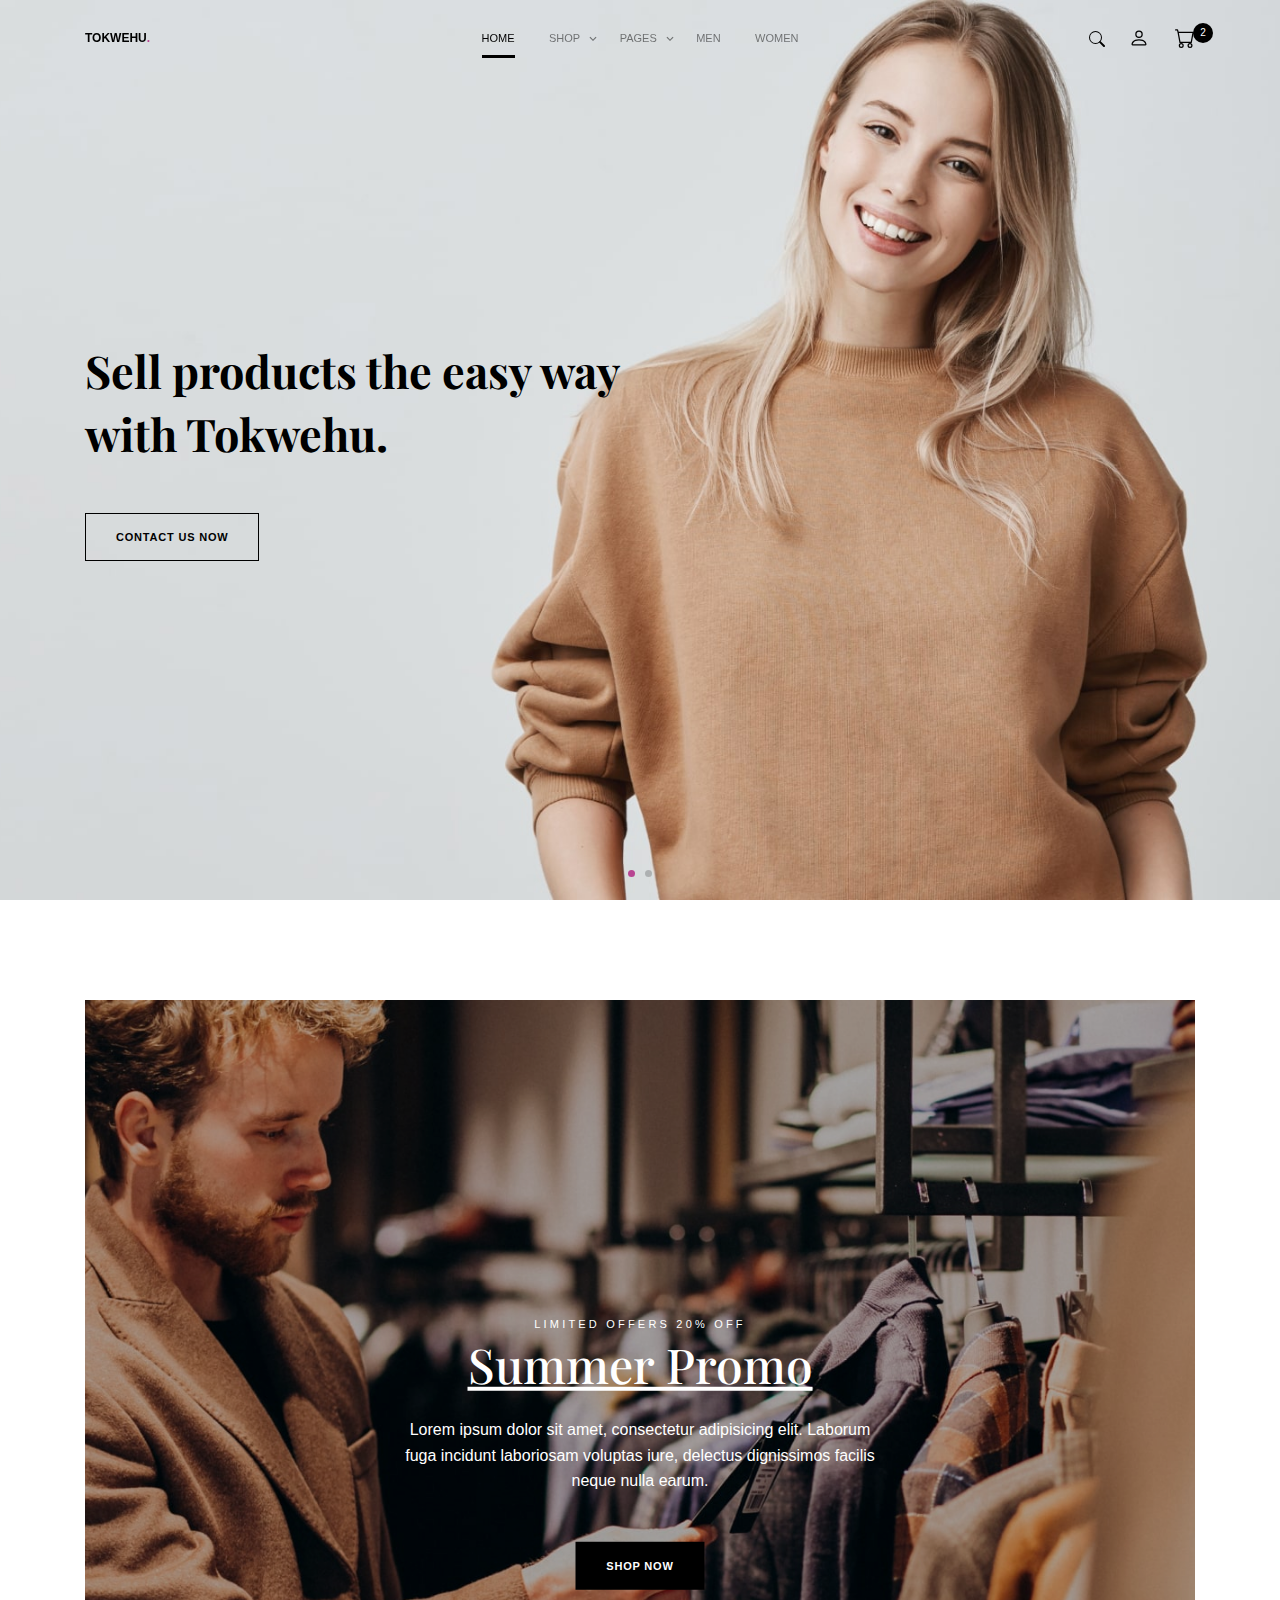
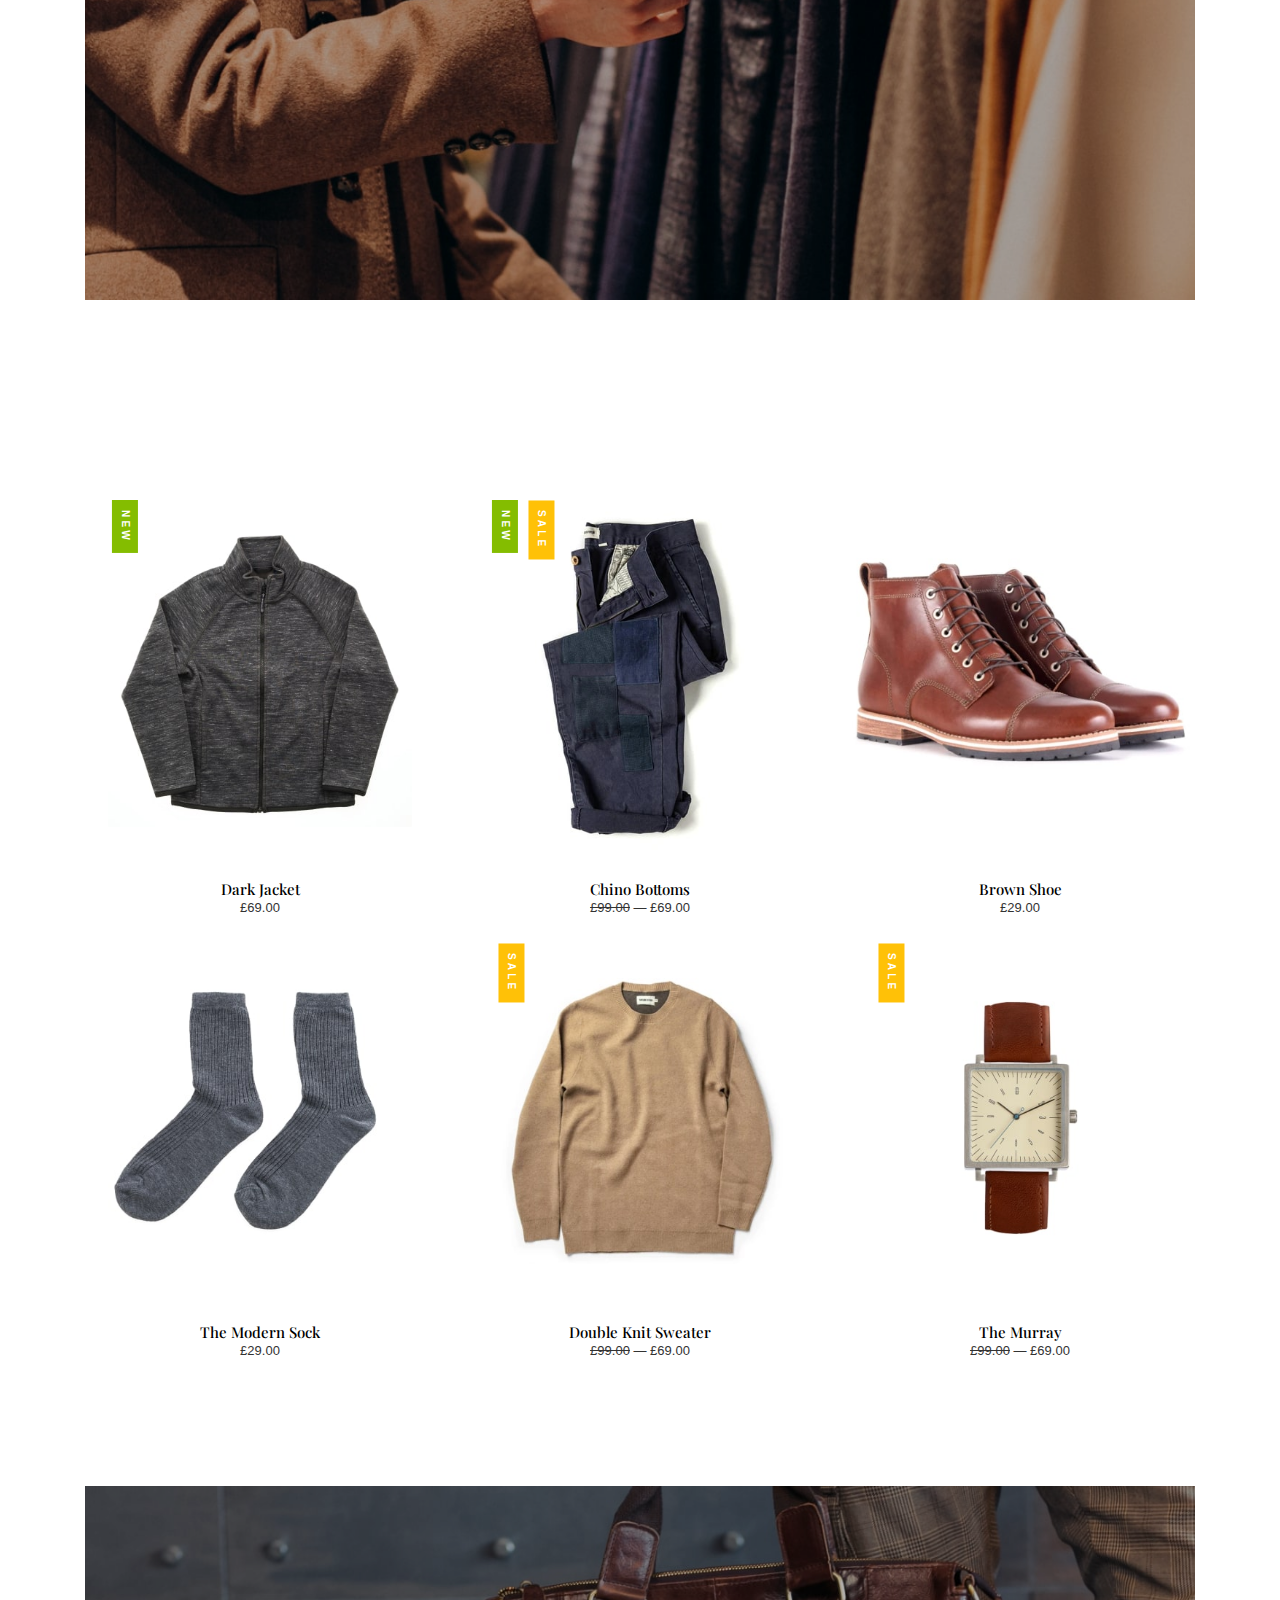
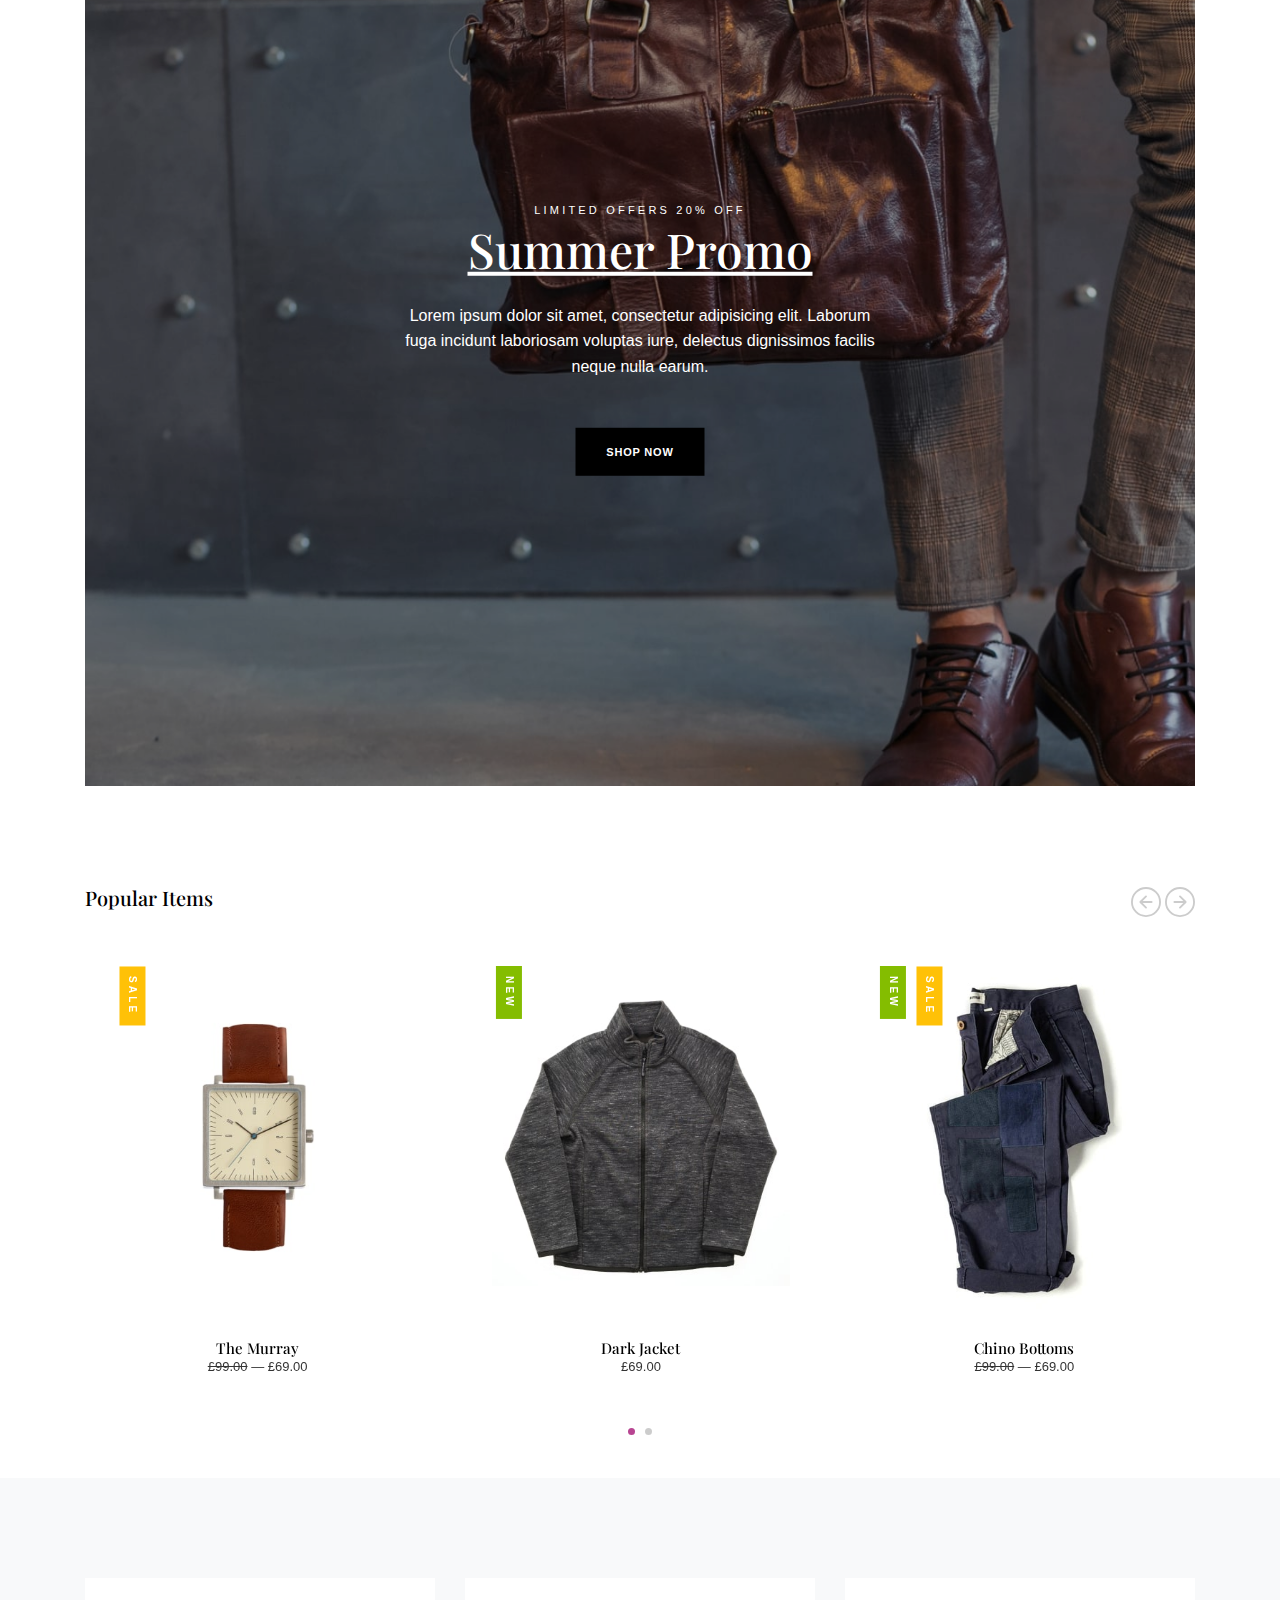
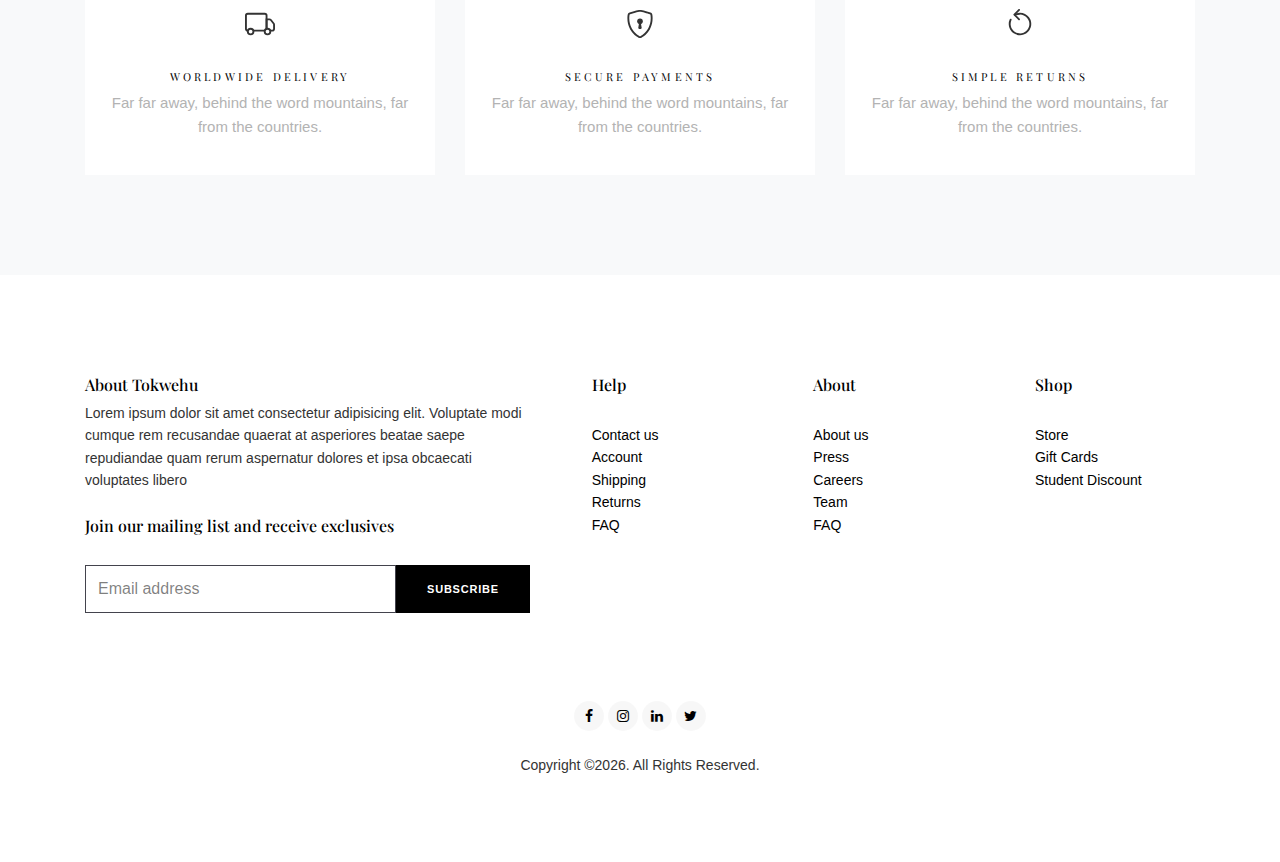
<file: tokwehu/index.html>
<!-- /*
* Template Name: UntreeStore
* Template Author: Untree.co
* Author URI: https://untree.co/
* License: https://creativecommons.org/licenses/by/3.0/
*/ -->
<!doctype html>
<html lang="en">

<head>
	<meta charset="utf-8">
	<meta name="viewport" content="width=device-width, initial-scale=1, shrink-to-fit=no">

	<meta name="description" content="" />
	<meta name="keywords" content="" />

	<link rel="preconnect" href="https://fonts.googleapis.com">
	<link rel="preconnect" href="https://fonts.gstatic.com" crossorigin>
	<link href="https://fonts.googleapis.com/css2?family=Mulish:ital,wght@0,300;0,400;0,700;1,700&family=Playfair+Display:ital,wght@0,400;0,700;1,400;1,700&display=swap" rel="stylesheet">


	<link rel="stylesheet" href="css/bootstrap.min.css">
	<link rel="stylesheet" href="css/animate.min.css">
	<link rel="stylesheet" href="css/owl.carousel.min.css">
	<link rel="stylesheet" href="css/owl.theme.default.min.css">
	<link rel="stylesheet" href="css/jquery.fancybox.min.css">
	<link rel="stylesheet" href="fonts/icomoon/style.css">
	<link rel="stylesheet" href="fonts/flaticon/font/flaticon.css">
	<link rel="stylesheet" href="css/aos.css">
	<link rel="stylesheet" href="css/style.css">

	<title>Market</title>
</head>

<body>

	<div class="search-form" id="search-form">
		<form action="">
			<input type="search" class="form-control" placeholder="Enter keyword to search...">
			<button class="button">
				<svg width="1em" height="1em" viewBox="0 0 16 16" class="bi bi-search" fill="currentColor" xmlns="http://www.w3.org/2000/svg">
					<path fill-rule="evenodd" d="M10.442 10.442a1 1 0 0 1 1.415 0l3.85 3.85a1 1 0 0 1-1.414 1.415l-3.85-3.85a1 1 0 0 1 0-1.415z"/>
					<path fill-rule="evenodd" d="M6.5 12a5.5 5.5 0 1 0 0-11 5.5 5.5 0 0 0 0 11zM13 6.5a6.5 6.5 0 1 1-13 0 6.5 6.5 0 0 1 13 0z"/>
				</svg>
			</button>
			<button class="button">
				<div class="close-search">
					<span class="icofont-close js-close-search"></span>
				</div>
			</button>

		</form>
	</div>

	<div class="site-mobile-menu">
		<div class="site-mobile-menu-header">
			<div class="site-mobile-menu-close">
				<span class="icofont-close js-menu-toggle"></span>
			</div>
		</div>
		<div class="site-mobile-menu-body"></div>
	</div>



	<nav class="site-nav mb-5">
		<div class="sticky-nav js-sticky-header">

			<div class="container position-relative">
				<div class="site-navigation text-center dark">
					<a href="/index.html" class="logo menu-absolute m-0">Tokwehu<span class="text-primary">.</span></a>

					<ul class="js-clone-nav pl-0 d-none d-lg-inline-block site-menu">
						<li class="active"><a href="/tokwehu/index.html">Home</a></li>
						<li class="has-children">
							<a href="shop.html">Shop</a>
							<ul class="dropdown">
								<li><a href="/tokwehu/shop.html">Shop</a></li>
								<li><a href="#">T-Shirt</a></li>
								<li><a href="#">Underware</a></li>
								<li><a href="#">Clothing</a></li>
								<li><a href="#">Watches</a></li>
								<li><a href="#">Shoes</a></li>
							</ul>
						</li>
						<li class="has-children">
							<a href="#">Pages</a>
							<ul class="dropdown">
								<li><a href="about.html">About</a></li>
								<li><a href="contact.html">Contact</a></li>
								<li><a href="cart.html">Cart</a></li>
								<li><a href="checkout.html">Checkout</a></li>
								
								<li class="has-children">
									<a href="#">Menu Two</a>
									<ul class="dropdown">
										<li><a href="#">T-Shirt</a></li>
										<li><a href="#">Underware</a></li>
										<li><a href="#">Clothing</a></li>
										<li><a href="#">Watches</a></li>
										<li><a href="#">Shoes</a></li>

									</ul>
								</li>
								<li><a href="#">Menu Three</a></li>
							</ul>
						</li>

						<li><a href="shop.html">Men</a></li>
						<li><a href="shop.html">Women</a></li>
						
					</ul>




					<div class="menu-icons">

						<a href="#" class="btn-custom-search" id="btn-search">
							<svg width="1em" height="1em" viewBox="0 0 16 16" class="bi bi-search" fill="currentColor" xmlns="http://www.w3.org/2000/svg">
								<path fill-rule="evenodd" d="M10.442 10.442a1 1 0 0 1 1.415 0l3.85 3.85a1 1 0 0 1-1.414 1.415l-3.85-3.85a1 1 0 0 1 0-1.415z"/>
								<path fill-rule="evenodd" d="M6.5 12a5.5 5.5 0 1 0 0-11 5.5 5.5 0 0 0 0 11zM13 6.5a6.5 6.5 0 1 1-13 0 6.5 6.5 0 0 1 13 0z"/>
							</svg>
						</a>

						<a href="#" class="user-profile">
							<svg width="1em" height="1em" viewBox="0 0 16 16" class="bi bi-person" fill="currentColor" xmlns="http://www.w3.org/2000/svg">
								<path fill-rule="evenodd" d="M13 14s1 0 1-1-1-4-6-4-6 3-6 4 1 1 1 1h10zm-9.995-.944v-.002.002zM3.022 13h9.956a.274.274 0 0 0 .014-.002l.008-.002c-.001-.246-.154-.986-.832-1.664C11.516 10.68 10.289 10 8 10c-2.29 0-3.516.68-4.168 1.332-.678.678-.83 1.418-.832 1.664a1.05 1.05 0 0 0 .022.004zm9.974.056v-.002.002zM8 7a2 2 0 1 0 0-4 2 2 0 0 0 0 4zm3-2a3 3 0 1 1-6 0 3 3 0 0 1 6 0z"/>
							</svg>
						</a>

						<a href="cart.html" class="cart">
							<span class="item-in-cart">2</span>
							<svg width="1em" height="1em" viewBox="0 0 16 16" class="bi bi-cart" fill="currentColor" xmlns="http://www.w3.org/2000/svg">
								<path fill-rule="evenodd" d="M0 1.5A.5.5 0 0 1 .5 1H2a.5.5 0 0 1 .485.379L2.89 3H14.5a.5.5 0 0 1 .491.592l-1.5 8A.5.5 0 0 1 13 12H4a.5.5 0 0 1-.491-.408L2.01 3.607 1.61 2H.5a.5.5 0 0 1-.5-.5zM3.102 4l1.313 7h8.17l1.313-7H3.102zM5 12a2 2 0 1 0 0 4 2 2 0 0 0 0-4zm7 0a2 2 0 1 0 0 4 2 2 0 0 0 0-4zm-7 1a1 1 0 1 0 0 2 1 1 0 0 0 0-2zm7 0a1 1 0 1 0 0 2 1 1 0 0 0 0-2z"/>
							</svg>
						</a>

					</div>

					<a href="#" class="burger ml-auto float-right site-menu-toggle js-menu-toggle d-inline-block d-lg-none" data-toggle="collapse" data-target="#main-navbar">
						<span></span>
					</a>

				</div>
			</div>
		</div>
	</nav>


	<div class="owl-carousel owl-single home-slider">
		<div class="item">
			<div class="untree_co-hero" style="background-image: url('images/hero-slider-1-min.jpg');">
				<div class="container">
					<div class="row align-items-center">
						<div class="col-lg-6">

							<h1 class="mb-4 heading" data-aos="fade-up" data-aos-delay="100">Sell products the easy way with Tokwehu.</h1>
							<div class="mb-5 text-white desc mx-auto" data-aos="fade-up" data-aos-delay="200">
							</div>

							<p class="mb-0" data-aos="fade-up" data-aos-delay="300"><a href="https://wa.me/2347062129568" class="btn btn-outline-black">Contact Us Now</a></p>

						</div>
					</div>
				</div>
			</div> <!-- /.untree_co-hero -->
		</div>


		<div class="item">
			<div class="untree_co-hero" style="background-image: url('images/hero-slider-2-min.jpg');">
				<div class="container">
					<div class="row align-items-center">
						<div class="col-lg-6">

							<h1 class="mb-4 heading" data-aos="fade-up" data-aos-delay="100">The New Way To Sell Your Products.</h1>
							<div class="mb-5 text-white desc mx-auto" data-aos="fade-up" data-aos-delay="200">
							</div>

							<p class="mb-0" data-aos="fade-up" data-aos-delay="300"><a href="https://wa.me/2347062129568" class="btn btn-outline-black">Contact Us Now</a></p>

						</div>
					</div>
				</div>
			</div> <!-- /.untree_co-hero -->
		</div>
		
	</div>





	<div class="untree_co-section">
		<div class="container">


			<div class="deal-hero overlay" style="background-image: url('images/hero-slider-4-min.jpg')"> 
				<div class="deal-contents so">
					<span class="subtitle">Limited Offers 20% OFF</span>
					<h2 class="title mb-4"><a href="#">Summer Promo</a></h2>
					<p class="mb-5">Lorem ipsum dolor sit amet, consectetur adipisicing elit. Laborum fuga incidunt laboriosam voluptas iure, delectus dignissimos facilis neque nulla earum.</p>
					<a href="#" class="btn btn-black">Shop Now</a>
				</div>
			</div> <!-- /.deal-hero -->

		</div>
	</div>

	<div class="untree_co-section">
		<div class="container">

			<div class="row">
				<div class="col-6 col-sm-6 col-md-6 mb-4 col-lg-4">
					<div class="product-item">
						<a href="#" class="product-img">

							<div class="label new top-right">
								<div class='content'>New</div>
							</div>

							
							<img src="images/products/jacket-1-min.jpg" alt="Image" class="img-fluid">
						</a>
						<h3 class="title"><a href="#">Dark Jacket</a></h3>
						<div class="price">
							<span>£69.00</span>
						</div>
					</div>
				</div>
				<div class="col-6 col-sm-6 col-md-6 mb-4 col-lg-4">
					<div class="product-item">
						<a href="#" class="product-img">
							<div class="label new top-right">
								<div class='content'>New</div>
							</div>

							<div class="label sale top-right second">
								<div class='content'>Sale</div>
							</div>
							<img src="images/products/bottoms-1-min.jpg" alt="Image" class="img-fluid">
						</a>
						<h3 class="title"><a href="#">Chino Bottoms</a></h3>
						<div class="price">
							<del>£99.00</del> &mdash; <span>£69.00</span>
						</div>
					</div>
				</div>
				<div class="col-6 col-sm-6 col-md-6 mb-4 col-lg-4">
					<div class="product-item">
						<a href="#" class="product-img">
							<img src="images/products/shoe-1-min.jpg" alt="Image" class="img-fluid">
						</a>
						<h3 class="title"><a href="#">Brown Shoe</a></h3>
						<div class="price">
							<span>£29.00</span>
						</div>
					</div>
				</div>

				<div class="col-6 col-sm-6 col-md-6 mb-4 col-lg-4">

					<div class="product-item">
						<a href="#" class="product-img">
							<img src="images/products/sock-1-min.jpg" alt="Image" class="img-fluid">
						</a>
						<h3 class="title"><a href="#">The Modern Sock</a></h3>
						<div class="price">
							<span>£29.00</span>
						</div>
					</div>

				</div>
				<div class="col-6 col-sm-6 col-md-6 mb-4 col-lg-4">

					<div class="product-item">
						<a href="#" class="product-img">
							<div class="label sale top-right">
								<div class='content'>Sale</div>
							</div>
							<img src="images/products/sweater-2-min.jpg" alt="Image" class="img-fluid">
						</a>
						<h3 class="title"><a href="#">Double Knit Sweater</a></h3>
						<div class="price">
							<del>£99.00</del> &mdash; <span>£69.00</span>
						</div>
					</div>


				</div>
				<div class="col-6 col-sm-6 col-md-6 mb-4 col-lg-4">

					<div class="product-item">
						<a href="#" class="product-img">
							<div class="label sale top-right">
								<div class='content'>Sale</div>
							</div>
							<img src="images/products/watch-1-min.jpg" alt="Image" class="img-fluid">
						</a>
						<h3 class="title"><a href="#">The Murray</a></h3>
						<div class="price">
							<del>£99.00</del> &mdash; <span>£69.00</span>
						</div>
					</div>


				</div>
			</div>
		</div>
	</div> <!-- /.untree_co-section -->


	<div class="container">


		<div class="deal-hero overlay" style="background-image: url('images/hero-slider-3-min.jpg')"> 
			<div class="deal-contents so">
				<span class="subtitle">Limited Offers 20% OFF</span>
				<h2 class="title mb-4"><a href="#">Summer Promo</a></h2>
				<p class="mb-5">Lorem ipsum dolor sit amet, consectetur adipisicing elit. Laborum fuga incidunt laboriosam voluptas iure, delectus dignissimos facilis neque nulla earum.</p>
				<a href="#" class="btn btn-black">Shop Now</a>
			</div>
		</div> <!-- /.deal-hero -->

	</div>

	<div class="untree_co-section">
		<div class="container">
			<div class="row mb-5 align-items-center">
				<div class="col-md-6">
					<h2 class="h3">Popular Items</h2>        
				</div>
				<div class="col-sm-6 carousel-nav text-sm-right">
					<a href="#" class="prev js-custom-prev-v2">
						<svg width="1em" height="1em" viewBox="0 0 16 16" class="bi bi-arrow-left-circle" fill="currentColor" xmlns="http://www.w3.org/2000/svg">
							<path fill-rule="evenodd" d="M8 15A7 7 0 1 0 8 1a7 7 0 0 0 0 14zm0 1A8 8 0 1 0 8 0a8 8 0 0 0 0 16z"/>
							<path fill-rule="evenodd" d="M8.354 11.354a.5.5 0 0 0 0-.708L5.707 8l2.647-2.646a.5.5 0 1 0-.708-.708l-3 3a.5.5 0 0 0 0 .708l3 3a.5.5 0 0 0 .708 0z"/>
							<path fill-rule="evenodd" d="M11.5 8a.5.5 0 0 0-.5-.5H6a.5.5 0 0 0 0 1h5a.5.5 0 0 0 .5-.5z"/>
						</svg>
					</a>
					<a href="#" class="next js-custom-next-v2">
						<svg width="1em" height="1em" viewBox="0 0 16 16" class="bi bi-arrow-right-circle" fill="currentColor" xmlns="http://www.w3.org/2000/svg">
							<path fill-rule="evenodd" d="M8 15A7 7 0 1 0 8 1a7 7 0 0 0 0 14zm0 1A8 8 0 1 0 8 0a8 8 0 0 0 0 16z"/>
							<path fill-rule="evenodd" d="M7.646 11.354a.5.5 0 0 1 0-.708L10.293 8 7.646 5.354a.5.5 0 1 1 .708-.708l3 3a.5.5 0 0 1 0 .708l-3 3a.5.5 0 0 1-.708 0z"/>
							<path fill-rule="evenodd" d="M4.5 8a.5.5 0 0 1 .5-.5h5a.5.5 0 0 1 0 1H5a.5.5 0 0 1-.5-.5z"/>
						</svg>
					</a>
				</div>
			</div> <!-- /.heading -->
			<div class="owl-3-slider owl-carousel">
				<div class="item">
					<div class="product-item">
						<a href="#" class="product-img">
							<div class="label sale top-right">
								<div class='content'>Sale</div>
							</div>
							<img src="images/products/watch-1-min.jpg" alt="Image" class="img-fluid">
						</a>
						<h3 class="title"><a href="#">The Murray</a></h3>
						<div class="price">
							<del>£99.00</del> &mdash; <span>£69.00</span>
						</div>
					</div>
				</div> <!-- /.item -->


				<div class="item">
					<div class="product-item">
						<a href="#" class="product-img">

							<div class="label new top-right">
								<div class='content'>New</div>
							</div>

							
							<img src="images/products/jacket-1-min.jpg" alt="Image" class="img-fluid">
						</a>
						<h3 class="title"><a href="#">Dark Jacket</a></h3>
						<div class="price">
							<span>£69.00</span>
						</div>
					</div>
				</div> <!-- /.item -->


				<div class="item">
					<div class="product-item">
						<a href="#" class="product-img">
							<div class="label new top-right">
								<div class='content'>New</div>
							</div>

							<div class="label sale top-right second">
								<div class='content'>Sale</div>
							</div>
							<img src="images/products/bottoms-1-min.jpg" alt="Image" class="img-fluid">
						</a>
						<h3 class="title"><a href="#">Chino Bottoms</a></h3>
						<div class="price">
							<del>£99.00</del> &mdash; <span>£69.00</span>
						</div>
					</div>
				</div> <!-- /.item -->

				<div class="item">
					<div class="product-item">
						<a href="#" class="product-img">
							<img src="images/products/sock-1-min.jpg" alt="Image" class="img-fluid">
						</a>
						<h3 class="title"><a href="#">The Modern Sock</a></h3>
						<div class="price">
							<span>£29.00</span>
						</div>
					</div>
				</div> <!-- /.item -->
				
			</div>
		</div> <!-- /.container -->
	</div> <!-- /.untree_co-section -->  





	<div class="untree_co-section bg-light">
		<div class="container">
			<div class="row align-items-stretch">
				<div class="col-12 col-sm-6 col-md-4 mb-3 mb-md-0">
					<div class="feature h-100">
						<div class="icon mb-4">
							<svg width="1em" height="1em" viewBox="0 0 16 16" class="bi bi-truck" fill="currentColor" xmlns="http://www.w3.org/2000/svg">
								<path fill-rule="evenodd" d="M0 3.5A1.5 1.5 0 0 1 1.5 2h9A1.5 1.5 0 0 1 12 3.5v7h-1v-7a.5.5 0 0 0-.5-.5h-9a.5.5 0 0 0-.5.5v7a.5.5 0 0 0 .5.5v1A1.5 1.5 0 0 1 0 10.5v-7zM4.5 11h6v1h-6v-1z"/>
								<path fill-rule="evenodd" d="M11 5h2.02a1.5 1.5 0 0 1 1.17.563l1.481 1.85a1.5 1.5 0 0 1 .329.938V10.5a1.5 1.5 0 0 1-1.5 1.5h-1v-1h1a.5.5 0 0 0 .5-.5V8.35a.5.5 0 0 0-.11-.312l-1.48-1.85A.5.5 0 0 0 13.02 6H12v4.5h-1V5zm-8 8a1 1 0 1 0 0-2 1 1 0 0 0 0 2zm0 1a2 2 0 1 0 0-4 2 2 0 0 0 0 4z"/>
								<path fill-rule="evenodd" d="M12 13a1 1 0 1 0 0-2 1 1 0 0 0 0 2zm0 1a2 2 0 1 0 0-4 2 2 0 0 0 0 4z"/>
							</svg>
						</div>
						<h3>Worldwide Delivery</h3>
						<p>Far far away, behind the word mountains, far from the countries.</p>
					</div>
				</div>
				<div class="col-12 col-sm-6 col-md-4 mb-3 mb-md-0">
					<div class="feature h-100">
						<div class="icon mb-4">
							<svg width="1em" height="1em" viewBox="0 0 16 16" class="bi bi-shield-lock" fill="currentColor" xmlns="http://www.w3.org/2000/svg">
								<path fill-rule="evenodd" d="M5.443 1.991a60.17 60.17 0 0 0-2.725.802.454.454 0 0 0-.315.366C1.87 7.056 3.1 9.9 4.567 11.773c.736.94 1.533 1.636 2.197 2.093.333.228.626.394.857.5.116.053.21.089.282.11A.73.73 0 0 0 8 14.5c.007-.001.038-.005.097-.023.072-.022.166-.058.282-.111.23-.106.525-.272.857-.5a10.197 10.197 0 0 0 2.197-2.093C12.9 9.9 14.13 7.056 13.597 3.159a.454.454 0 0 0-.315-.366c-.626-.2-1.682-.526-2.725-.802C9.491 1.71 8.51 1.5 8 1.5c-.51 0-1.49.21-2.557.491zm-.256-.966C6.23.749 7.337.5 8 .5c.662 0 1.77.249 2.813.525a61.09 61.09 0 0 1 2.772.815c.528.168.926.623 1.003 1.184.573 4.197-.756 7.307-2.367 9.365a11.191 11.191 0 0 1-2.418 2.3 6.942 6.942 0 0 1-1.007.586c-.27.124-.558.225-.796.225s-.526-.101-.796-.225a6.908 6.908 0 0 1-1.007-.586 11.192 11.192 0 0 1-2.417-2.3C2.167 10.331.839 7.221 1.412 3.024A1.454 1.454 0 0 1 2.415 1.84a61.11 61.11 0 0 1 2.772-.815z"/>
								<path d="M9.5 6.5a1.5 1.5 0 1 1-3 0 1.5 1.5 0 0 1 3 0z"/>
								<path d="M7.411 8.034a.5.5 0 0 1 .493-.417h.156a.5.5 0 0 1 .492.414l.347 2a.5.5 0 0 1-.493.585h-.835a.5.5 0 0 1-.493-.582l.333-2z"/>
							</svg>
						</div>
						<h3>Secure Payments</h3>
						<p>Far far away, behind the word mountains, far from the countries.</p>
					</div>
				</div>
				<div class="col-12 col-sm-6 col-md-4 mb-3 mb-md-0">
					<div class="feature h-100">
						<div class="icon mb-4">
							<svg width="1em" height="1em" viewBox="0 0 16 16" class="bi bi-arrow-counterclockwise" fill="currentColor" xmlns="http://www.w3.org/2000/svg">
								<path fill-rule="evenodd" d="M12.83 6.706a5 5 0 0 0-7.103-3.16.5.5 0 1 1-.454-.892A6 6 0 1 1 2.545 5.5a.5.5 0 1 1 .91.417 5 5 0 1 0 9.375.789z"/>
								<path fill-rule="evenodd" d="M7.854.146a.5.5 0 0 0-.708 0l-2.5 2.5a.5.5 0 0 0 0 .708l2.5 2.5a.5.5 0 1 0 .708-.708L5.707 3 7.854.854a.5.5 0 0 0 0-.708z"/>
							</svg>
						</div>
						<h3>Simple Returns</h3>
						<p>Far far away, behind the word mountains, far from the countries.</p>
					</div>
				</div>
			</div>
		</div>
	</div> <!-- /.untree_co-section -->

	<div class="site-footer">


		<div class="container">
			<div class="row justify-content-between">
				<div class="col-lg-5">
					<div class="widget mb-4">
						<h3 class="mb-2">About Tokwehu</h3>
						<p>Lorem ipsum dolor sit amet consectetur adipisicing elit. Voluptate modi cumque rem recusandae quaerat at asperiores beatae saepe repudiandae quam rerum aspernatur dolores et ipsa obcaecati voluptates libero</p>
					</div>
					<div class="widget">
						<h3>Join our mailing list and receive exclusives</h3>
						<form action="#" class="subscribe">
							<div class="d-flex">
								<input type="email" class="form-control" placeholder="Email address">
								<input type="submit" class="btn btn-black" value="Subscribe">
							</div>
						</form>

						
					</div>
				</div>
				<div class="col-lg-2">
					<div class="widget">
						<h3>Help</h3> 
						<ul class="list-unstyled">
							<li><a href="#">Contact us</a></li>
							<li><a href="#">Account</a></li>
							<li><a href="#">Shipping</a></li>
							<li><a href="#">Returns</a></li>
							<li><a href="#">FAQ</a></li>   
						</ul>
					</div>
				</div>
				<div class="col-lg-2">
					<div class="widget">
						<h3>About</h3>
						<ul class="list-unstyled">
							<li><a href="#">About us</a></li>
							<li><a href="#">Press</a></li>
							<li><a href="#">Careers</a></li>
							<li><a href="#">Team</a></li>
							<li><a href="#">FAQ</a></li>   
						</ul>
					</div>
				</div>
				<div class="col-lg-2">
					<div class="widget">
						<h3>Shop</h3>
						<ul class="list-unstyled">
							<li><a href="#">Store</a></li>
							<li><a href="#">Gift Cards</a></li>
							<li><a href="#">Student Discount</a></li>
						</ul>
					</div>
				</div>
				
			</div>


			<div class="row mt-5">
				<div class="col-12 text-center">
					<ul class="list-unstyled social">
						<li><a href="#"><span class="icon-facebook"></span></a></li>
						<li><a href="#"><span class="icon-instagram"></span></a></li>
						<li><a href="#"><span class="icon-linkedin"></span></a></li>
						<li><a href="#"><span class="icon-twitter"></span></a></li>
					</ul>
				</div>
				<div class="col-12 text-center copyright">
					<p>Copyright &copy;<script>document.write(new Date().getFullYear());</script>. All Rights Reserved. <!-- License information: https://untree.co/license/ -->
					</p>

				</div>
			</div>
		</div> <!-- /.container -->
	</div> <!-- /.site-footer -->

	<div id="overlayer"></div>
	<div class="loader">
		<div class="spinner-border" role="status">
			<span class="sr-only">Loading...</span>
		</div>
	</div>

	<script src="js/jquery-3.4.1.min.js"></script>
	<script src="js/popper.min.js"></script>
	<script src="js/bootstrap.min.js"></script>
	<script src="js/owl.carousel.min.js"></script>
	<script src="js/jquery.animateNumber.min.js"></script>
	<script src="js/jquery.waypoints.min.js"></script>
	<script src="js/jquery.fancybox.min.js"></script>
	<script src="js/jquery.sticky.js"></script>
	<script src="js/aos.js"></script>
	<script src="js/custom.js"></script>
	
</body>

</html>
</file>
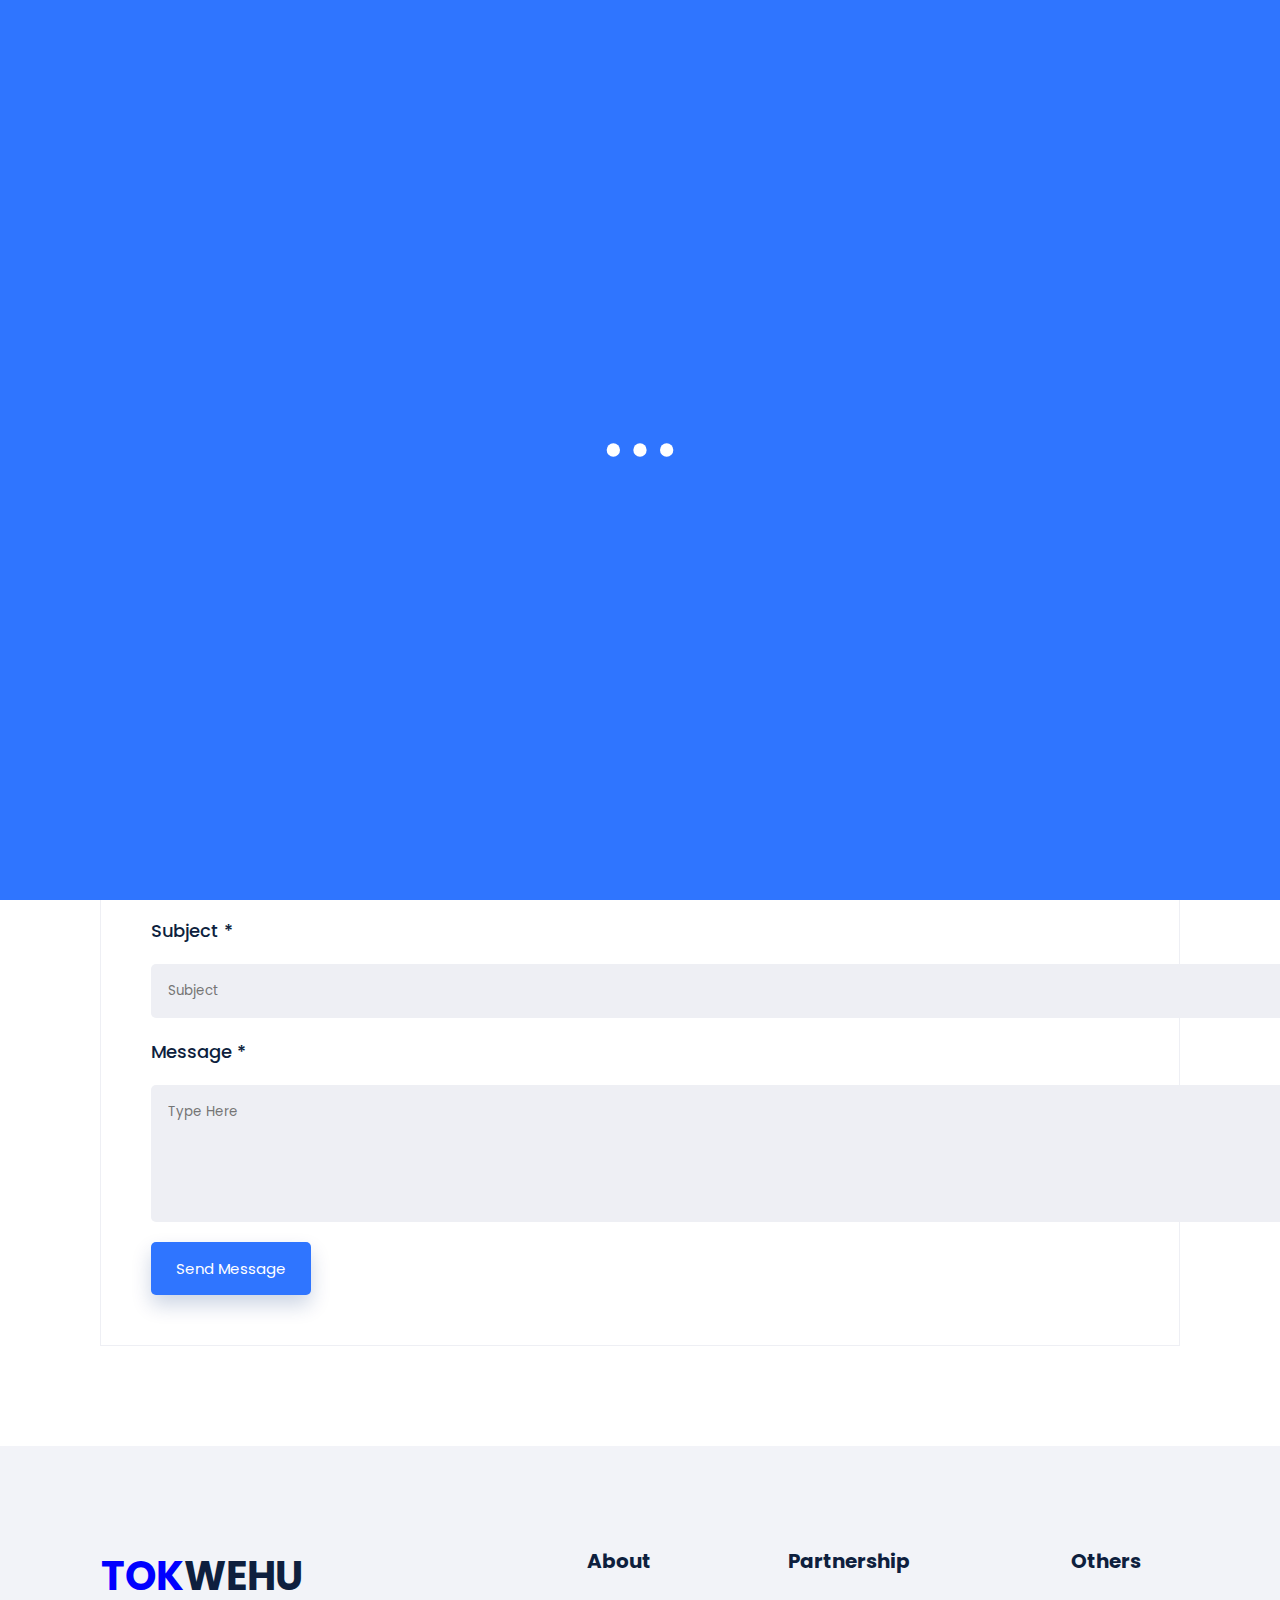
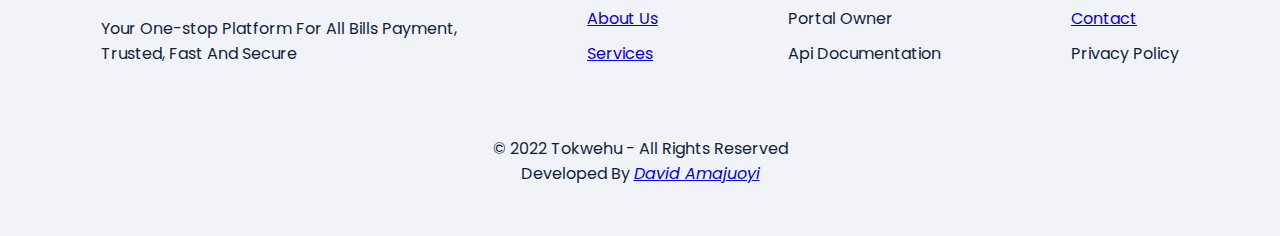
<file: contact.html>
<!DOCTYPE html>
<html lang="en">
<head>
    <meta charset="UTF-8">
    <meta http-equiv="X-UA-Compatible" content="IE=edge">
    <meta name="viewport" content="width=device-width, initial-scale=1.0">
    <title>Contact Us</title>
    <link rel="stylesheet" href="/contact.css">
    <link rel="stylesheet" href="/css/style.css">
  <link rel="stylesheet" href="https://cdnjs.cloudflare.com/ajax/libs/font-awesome/5.15.3/css/all.min.css" />
  <link rel="stylesheet" href="https://maxcdn.bootstrapcdn.com/font-awesome/4.5.0/css/font-awesome.min.css">
  <link href="https://fonts.googleapis.com/css?family=Merriweather:400,900,900i" rel="stylesheet">

    

</head>
<body>


  <div id="Preloder">
    <svg viewBox="0 0 24 24" fill="none" xmlns="http://www.w3.org/2000/svg">
      <style>
        @keyframes rotate-center {
          0% {
            -webkit-transform: rotate(0);
            transform: rotate(0)
          }

          to {
            -webkit-transform: rotate(360deg);
            transform: rotate(360deg)
          }
        }
      </style>
      <g style="transform-origin:center center;animation:rotate-center 1s cubic-bezier(.55,.085,.68,.53) infinite alternate forwards"
        fill="#ffffff">
        <circle cx="4" cy="12" r="2" />
        <circle cx="12" cy="12" r="2" />
        <circle cx="20" cy="12" r="2" />
      </g>
    </svg>

  </div>



   <section class="all">
    <nav class="navbar">
        <div class="content">
          <div class="logo">
            <a href="#"> <span class="tok">TOK</span>WEHU</a>
          </div>
          <ul class="menu-list">
            <div class="icon cancel-btn">
              <i class="fas fa-times"></i>
            </div>
            <li><a href="/index.html">Home</a></li>
            <li><a href="#About">About</a></li>
            <li><a href="#services">Services</a></li>
            <li><a href="#part">Partnership</a></li>
            <li><a href="/contact.html">Contact</a></li>
    
            <button class="reg1">Register</button>
    
          </ul>
          <section>
            <button class="reg">Register</button>
          </section>
          <div class="icon menu-btn">
            <i class="fas fa-bars icon1"></i>
          </div>
        </div>
      </nav>


 <section class="corn">
    <h2>Contact</h2>
    <section class="home">
      <p>Home</p>
      <p>.</p>
      <p>Contact</p>
    </section>
 </section>
     
   </section>
      

      <!-- scroll to top button -->
  <a id="button"></a>


  <form>
    <section class="in">
      <h3>Get In Touch</h3>
    <p>We Are Always Ready To Listen To Your Suggestions And complaints. </p>

    </section>
    

    <section class="num">
        <section class="tele">
            <img height="20px" src="/images/tele.png" alt="">
            <section>
                <h6>Phone Number</h6>
                <p>+(234) 706 212 9563</p>
            </section>
        </section>
        <section class="tele">
            <img height="20px" src="/images/mail.png" alt="">
            <section>
                <h6>Email Address</h6>
                <p>info@Tokwehu.com</p>
            </section>
        </section>
    </section>

    <section class="place">
        <section class="name">
            <section>
                <h6>Name *</h6>
                <input class="name1" type="text" placeholder="Name">
            </section>
            <section>
                <h6>Email *</h6>
                <input class="name1" type="email" placeholder="Email Address">
            </section>
        </section>
        <section>
          <h6 class="jet">Subject *</h6>
        <input class="sub" type="text" placeholder="Subject">
        </section>

        <section>
          <h6 class="jet">Message *</h6>
        <input class="here" type="text" placeholder="Type Here">
        </section>
  
        <button class="send">Send Message</button>
    </section>
  </form>
    

      <!-- footer -->

  <footer>

    <section>
      <h2><span>TOK</span>WEHU</h2>
      <P>Your One-stop Platform For All Bills Payment, <br>Trusted, Fast And Secure</P>
    </section>

    <section>
      <h4>About</h4>
      <p> <a href="#About">About Us</a></p>
      <p> <a href="#services">Services</a></p>
    </section> 

    <section>
      <h4>Partnership</h4>
      <p>Portal Owner</p>
      <p>Api Documentation</p>
    </section>

    <section>
      <h4>Others</h4>
      <p> <a href="/contact.html"> Contact</a></p>
      <p>Privacy Policy</p>
    </section>
    
  </footer>

  <section class="copy">
    <p>&copy; 2022 Tokwehu - All Rights Reserved</p>
    <p>Developed By <a href="https://wa.me/2348129405826"><em> David Amajuoyi</em></a></p>
  </section>



  <script src="https://code.jquery.com/jquery-3.6.0.min.js"
    integrity="sha256-/xUj+3OJU5yExlq6GSYGSHk7tPXikynS7ogEvDej/m4=" crossorigin="anonymous"></script>
      <script src="/contact.js"></script>
</body>
</html>
</file>
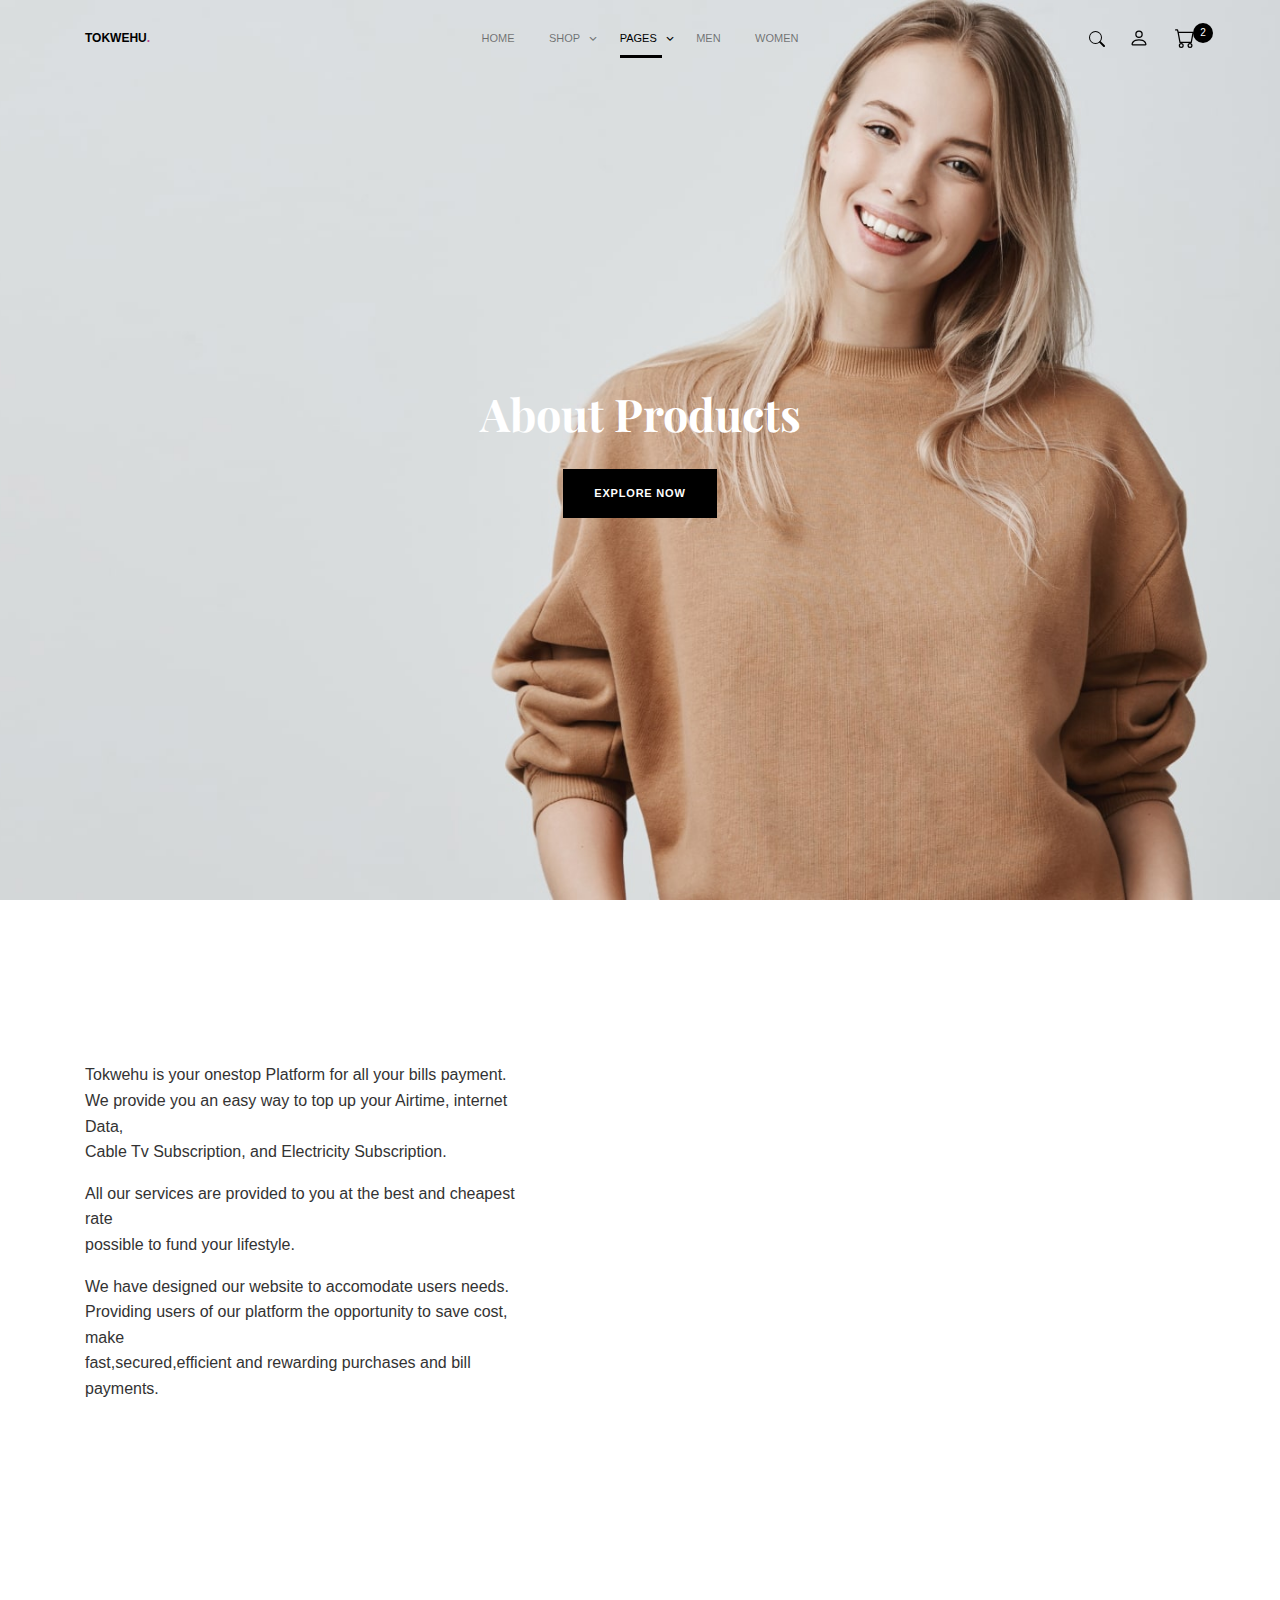
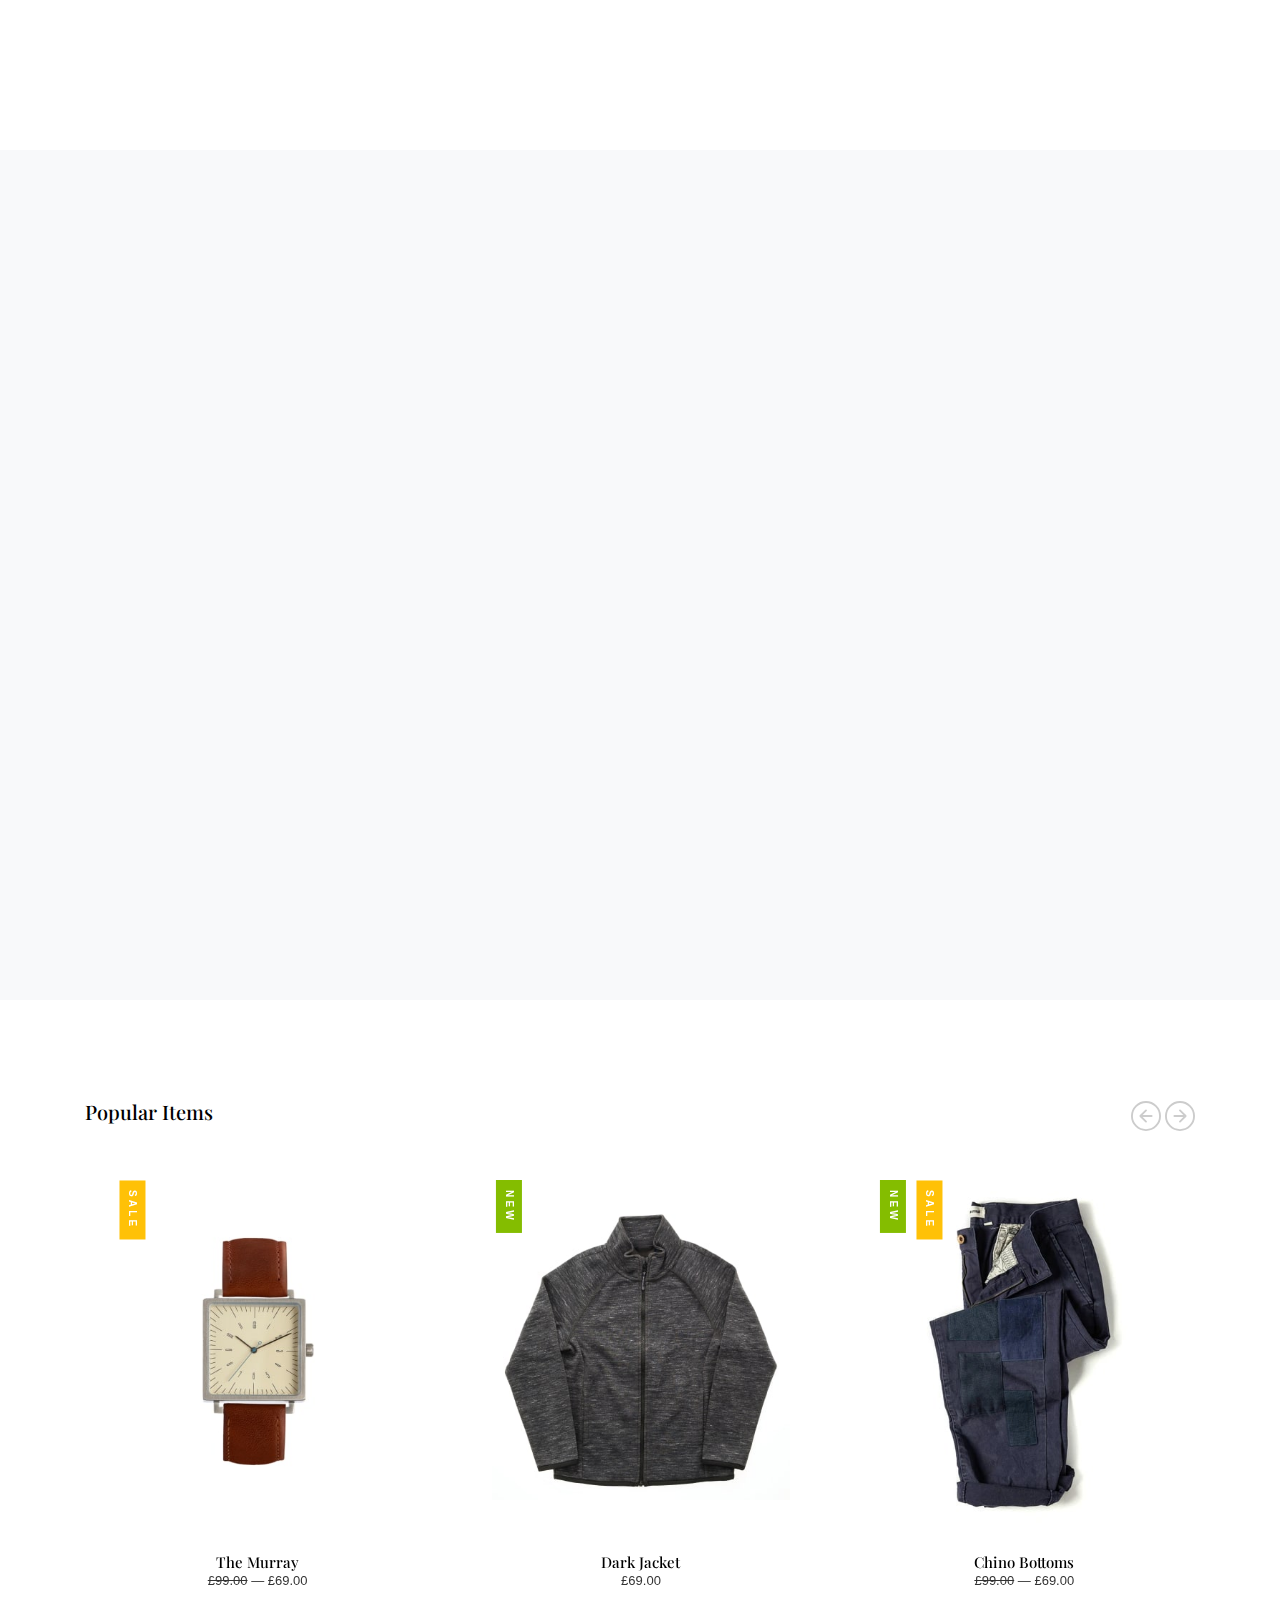
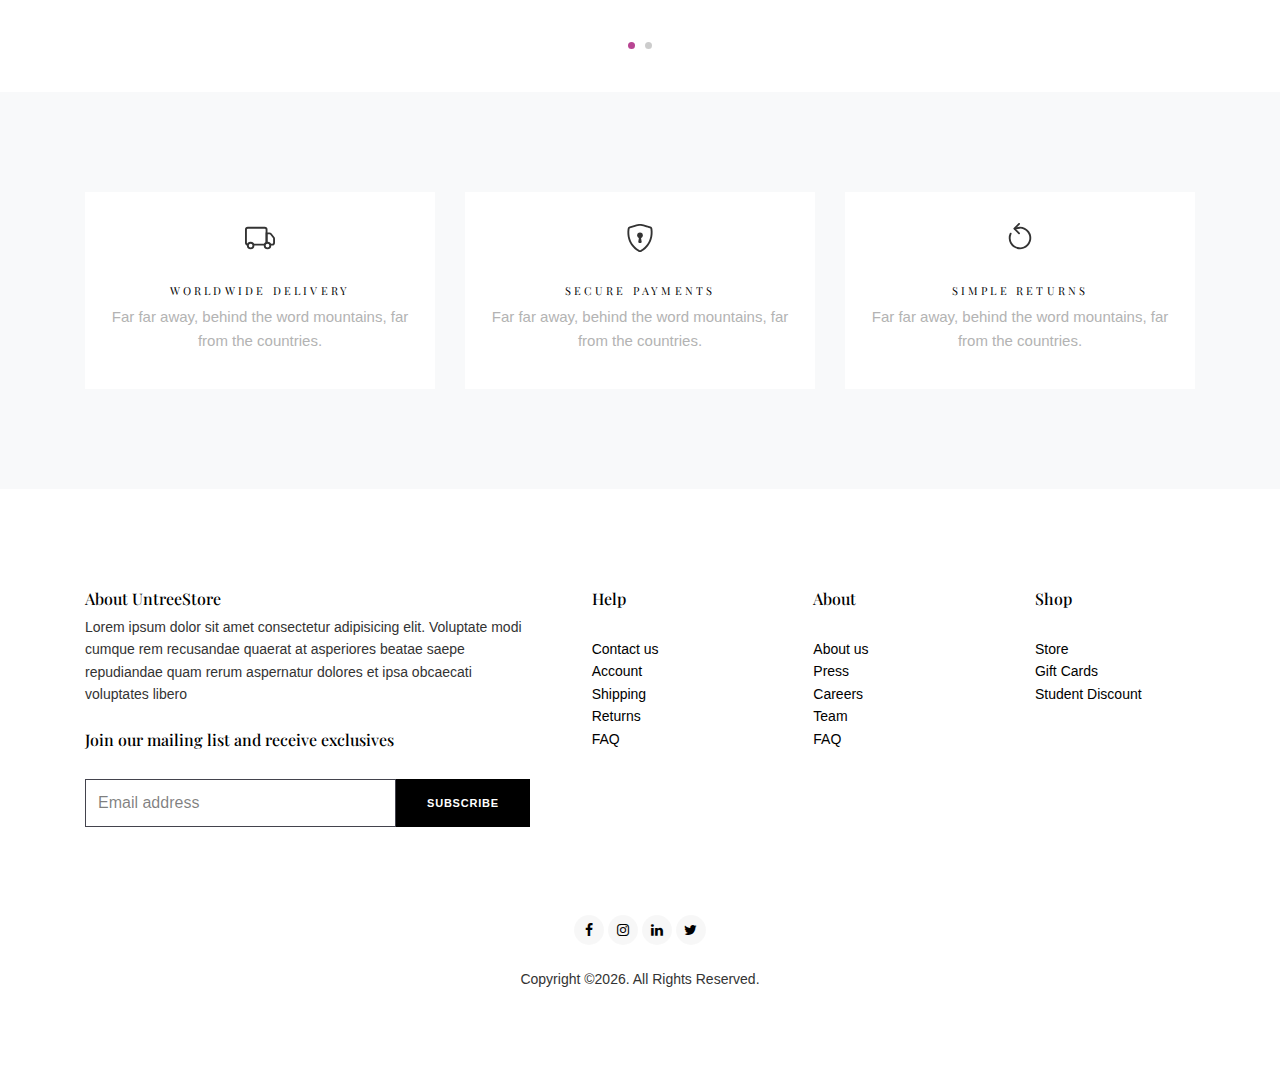
<file: tokwehu/about.html>
<!-- /*
* Template Name: UntreeStore
* Template Author: Untree.co
* Author URI: https://untree.co/
* License: https://creativecommons.org/licenses/by/3.0/
*/ -->
<!doctype html>
<html lang="en">

<head>
  <meta charset="utf-8">
  <meta name="viewport" content="width=device-width, initial-scale=1, shrink-to-fit=no">
  <meta name="description" content="" />
  <meta name="keywords" content="" />

  <link rel="preconnect" href="https://fonts.googleapis.com">
  <link rel="preconnect" href="https://fonts.gstatic.com" crossorigin>
  <link href="https://fonts.googleapis.com/css2?family=Mulish:ital,wght@0,300;0,400;0,700;1,700&family=Playfair+Display:ital,wght@0,400;0,700;1,400;1,700&display=swap" rel="stylesheet">


  <link rel="stylesheet" href="css/bootstrap.min.css">
  <link rel="stylesheet" href="css/animate.min.css">
  <link rel="stylesheet" href="css/owl.carousel.min.css">
  <link rel="stylesheet" href="css/owl.theme.default.min.css">
  <link rel="stylesheet" href="css/jquery.fancybox.min.css">
  <link rel="stylesheet" href="fonts/icomoon/style.css">
  <link rel="stylesheet" href="fonts/flaticon/font/flaticon.css">
  <link rel="stylesheet" href="css/aos.css">
  <link rel="stylesheet" href="css/style.css">

  <title>About</title>
</head>

<body>

  <div class="search-form" id="search-form">
    <form action="">
      <input type="search" class="form-control" placeholder="Enter keyword to search...">
      <button class="button">
        <svg width="1em" height="1em" viewBox="0 0 16 16" class="bi bi-search" fill="currentColor" xmlns="http://www.w3.org/2000/svg">
          <path fill-rule="evenodd" d="M10.442 10.442a1 1 0 0 1 1.415 0l3.85 3.85a1 1 0 0 1-1.414 1.415l-3.85-3.85a1 1 0 0 1 0-1.415z"/>
          <path fill-rule="evenodd" d="M6.5 12a5.5 5.5 0 1 0 0-11 5.5 5.5 0 0 0 0 11zM13 6.5a6.5 6.5 0 1 1-13 0 6.5 6.5 0 0 1 13 0z"/>
        </svg>
      </button>
      <button class="button">
        <div class="close-search">
          <span class="icofont-close js-close-search"></span>
        </div>
      </button>

    </form>
  </div>

  <div class="site-mobile-menu">
    <div class="site-mobile-menu-header">
      <div class="site-mobile-menu-close">
        <span class="icofont-close js-menu-toggle"></span>
      </div>
    </div>
    <div class="site-mobile-menu-body"></div>
  </div>



  <nav class="site-nav mb-5">
    <div class="sticky-nav js-sticky-header">

      <div class="container position-relative">
        <div class="site-navigation text-center dark">
          <a href="/index.html" class="logo menu-absolute m-0">Tokwehu<span class="text-primary">.</span></a>

          <ul class="js-clone-nav pl-0 d-none d-lg-inline-block site-menu">
            <li><a href="/tokwehu/index.html">Home</a></li>
            <li class="has-children">
              <a href="shop.html">Shop</a>
              <ul class="dropdown">
                <li><a href="/tokwehu/shop.html">Shop</a></li>
                <li><a href="#">T-Shirt</a></li>
                <li><a href="#">Underware</a></li>
                <li><a href="#">Clothing</a></li>
                <li><a href="#">Watches</a></li>
                <li><a href="#">Shoes</a></li>
              </ul>
            </li>
            <li class="has-children active">
              <a href="#">Pages</a>
              <ul class="dropdown">
                <li class="active"><a href="about.html">About</a></li>
                <li><a href="contact.html">Contact</a></li>
                <li><a href="cart.html">Cart</a></li>
                <li><a href="checkout.html">Checkout</a></li>
                
                <li class="has-children">
                  <a href="#">Menu Two</a>
                  <ul class="dropdown">
                    <li><a href="#">T-Shirt</a></li>
                    <li><a href="#">Underware</a></li>
                    <li><a href="#">Clothing</a></li>
                    <li><a href="#">Watches</a></li>
                    <li><a href="#">Shoes</a></li>

                  </ul>
                </li>
                <li><a href="#">Menu Three</a></li>
              </ul>
            </li>

            <li><a href="shop.html">Men</a></li>
            <li><a href="shop.html">Women</a></li>
            
          </ul>




          <div class="menu-icons">

            <a href="#" class="btn-custom-search" id="btn-search">
              <svg width="1em" height="1em" viewBox="0 0 16 16" class="bi bi-search" fill="currentColor" xmlns="http://www.w3.org/2000/svg">
                <path fill-rule="evenodd" d="M10.442 10.442a1 1 0 0 1 1.415 0l3.85 3.85a1 1 0 0 1-1.414 1.415l-3.85-3.85a1 1 0 0 1 0-1.415z"/>
                <path fill-rule="evenodd" d="M6.5 12a5.5 5.5 0 1 0 0-11 5.5 5.5 0 0 0 0 11zM13 6.5a6.5 6.5 0 1 1-13 0 6.5 6.5 0 0 1 13 0z"/>
              </svg>
            </a>

            <a href="#" class="user-profile">
              <svg width="1em" height="1em" viewBox="0 0 16 16" class="bi bi-person" fill="currentColor" xmlns="http://www.w3.org/2000/svg">
                <path fill-rule="evenodd" d="M13 14s1 0 1-1-1-4-6-4-6 3-6 4 1 1 1 1h10zm-9.995-.944v-.002.002zM3.022 13h9.956a.274.274 0 0 0 .014-.002l.008-.002c-.001-.246-.154-.986-.832-1.664C11.516 10.68 10.289 10 8 10c-2.29 0-3.516.68-4.168 1.332-.678.678-.83 1.418-.832 1.664a1.05 1.05 0 0 0 .022.004zm9.974.056v-.002.002zM8 7a2 2 0 1 0 0-4 2 2 0 0 0 0 4zm3-2a3 3 0 1 1-6 0 3 3 0 0 1 6 0z"/>
              </svg>
            </a>

            <a href="cart.html" class="cart">
              <span class="item-in-cart">2</span>
              <svg width="1em" height="1em" viewBox="0 0 16 16" class="bi bi-cart" fill="currentColor" xmlns="http://www.w3.org/2000/svg">
                <path fill-rule="evenodd" d="M0 1.5A.5.5 0 0 1 .5 1H2a.5.5 0 0 1 .485.379L2.89 3H14.5a.5.5 0 0 1 .491.592l-1.5 8A.5.5 0 0 1 13 12H4a.5.5 0 0 1-.491-.408L2.01 3.607 1.61 2H.5a.5.5 0 0 1-.5-.5zM3.102 4l1.313 7h8.17l1.313-7H3.102zM5 12a2 2 0 1 0 0 4 2 2 0 0 0 0-4zm7 0a2 2 0 1 0 0 4 2 2 0 0 0 0-4zm-7 1a1 1 0 1 0 0 2 1 1 0 0 0 0-2zm7 0a1 1 0 1 0 0 2 1 1 0 0 0 0-2z"/>
              </svg>
            </a>

          </div>

          <a href="#" class="burger ml-auto float-right site-menu-toggle js-menu-toggle d-inline-block d-lg-none" data-toggle="collapse" data-target="#main-navbar">
            <span></span>
          </a>

        </div>
      </div>
    </div>
  </nav>


  <div class="untree_co-hero" style="background-image: url('images/hero-slider-1-min.jpg');">
    <div class="container">
      <div class="row align-items-center justify-content-center">
        <div class="col-lg-8 text-center text-lg-center">

          <h1 class="mb-4 heading text-white" data-aos="fade-up" data-aos-delay="100">About Products</a></h1>


          <p class="mb-0" data-aos="fade-up" data-aos-delay="300"><a href="#" class="btn btn-black">Explore now</a></p>

        </div>
      </div>
    </div>
  </div> <!-- /.untree_co-hero -->

  <div class="untree_co-section">
    <div class="container">
      <div class="row justify-content-between">
        <div class="col-lg-5 mb-5">
          <h2 class="line-bottom mb-4" data-aos="fade-up" data-aos-delay="0">Why Choose Us</h2>
          <P>Tokwehu is your onestop Platform for all your bills payment. <br>We provide you an easy way to top up your
            Airtime, internet Data, <br>Cable Tv Subscription, and Electricity Subscription.</P>
          <p>All our services are provided to you at the best and cheapest rate <br>possible to fund your lifestyle.</p>
          <p>We have designed our website to accomodate users needs. <br>Providing users of our platform the opportunity to
            save cost, make <br>fast,secured,efficient and rewarding purchases and bill payments.</p>
          <div class="row count-numbers mb-5">
            <div class="col-4 col-lg-4" data-aos="fade-up" data-aos-delay="0">
              <span class="counter d-block h2"><span data-number="900">0</span><span>K+</span></span>
              <span class="caption-2">Customers</span>
            </div>
            <div class="col-4 col-lg-4" data-aos="fade-up" data-aos-delay="100">
              <span class="counter d-block h2"><span data-number="49">0</span><span></span></span>
              <span class="caption-2">Staffs</span>
            </div>
            <div class="col-4 col-lg-4" data-aos="fade-up" data-aos-delay="100">
              <span class="counter d-block h2"><span data-number="12">0</span><span></span></span>
              <span class="caption-2">Awards</span>
            </div>
          </div>

          <p data-aos="fade-up" data-aos-delay="200">
            <a href="#" class="btn btn-black">Shop Now</a>
            <a href="#" class="btn btn-outline-black">Learn More</a>
          </p>
        </div>
        <div class="col-lg-6" data-aos="fade-up" data-aos-delay="400">
          <div class="bg-1"></div>
          <a href="#" data-fancybox class="video-wrap">
            <span class="play-wrap"><span class="icon-play"></span></span>
            <img src="images/gal_1.jpg" alt="Image" class="img-fluid rounded">
          </a>
        </div>
      </div>
    </div>
  </div> <!-- /.untree_co-section -->

  <div class="untree_co-section bg-light">
    <div class="container">
      <div class="row justify-content-center mb-5">
        <div class="col-lg-7 text-center" data-aos="fade-up" data-aos-delay="0">
          <h2 class="line-bottom text-center mb-4">Our Team</h2>
          <p>Far far away, behind the word mountains, far from the countries Vokalia and Consonantia, there live the blind texts.</p>
        </div>
      </div>
      <div class="row">
        <div class="col-12 col-sm-6 col-md-6 mb-4 mb-lg-0 col-lg-4" data-aos="fade-up" data-aos-delay="0">
          <div class="team text-center">
            <div class="mb-4"><img src="images/person_1.jpg" alt="Image" class="img-fluid"></div>
            <div class="team-body">
              <h3 class="staff-name">Mina Collins</h3>
              <span class="d-block position mb-4">Teacher in Math</span>
              <p class="mb-4">Far far away, behind the word mountains, far from the countries Vokalia and Consonantia, there live the blind texts.</p>
              <div class="social">
                <a href="#" class="mx-2"><span class="icon-facebook"></span></a>
                <a href="#" class="mx-2"><span class="icon-twitter"></span></a>
                <a href="#" class="mx-2"><span class="icon-linkedin"></span></a>
              </div>
            </div>
          </div>
        </div>
        <div class="col-12 col-sm-6 col-md-6 mb-4 mb-lg-0 col-lg-4" data-aos="fade-up" data-aos-delay="100">
          <div class="team text-center">
            <div class="mb-4"><img src="images/person_2.jpg" alt="Image" class="img-fluid"></div>
            <div class="person-body">
              <h3 class="staff-name">Anderson Matthew</h3>
              <span class="d-block position mb-4">Teacher in Music</span>
              <p class="mb-4">Far far away, behind the word mountains, far from the countries Vokalia and Consonantia, there live the blind texts.</p>
              <div class="social">
                <a href="#" class="mx-2"><span class="icon-facebook"></span></a>
                <a href="#" class="mx-2"><span class="icon-twitter"></span></a>
                <a href="#" class="mx-2"><span class="icon-linkedin"></span></a>
              </div>
            </div>
          </div>
        </div>
        <div class="col-12 col-sm-6 col-md-6 mb-4 mb-lg-0 col-lg-4" data-aos="fade-up" data-aos-delay="200">
          <div class="team text-center">
            <div class="mb-4"><img src="images/person_3.jpg" alt="Image" class="img-fluid"></div>
            <div class="team-body">
              <h3 class="staff-name">Cynthia Misso</h3>
              <span class="d-block position mb-4">Teacher English</span>
              <p class="mb-4">Far far away, behind the word mountains, far from the countries Vokalia and Consonantia, there live the blind texts.</p>
              <div class="social">
                <a href="#" class="mx-2"><span class="icon-facebook"></span></a>
                <a href="#" class="mx-2"><span class="icon-twitter"></span></a>
                <a href="#" class="mx-2"><span class="icon-linkedin"></span></a>
              </div>
            </div>
          </div>
        </div>
      </div>
    </div>
  </div> <!-- /.untree_co-section -->

  <div class="untree_co-section">
    <div class="container">
      <div class="row mb-5 align-items-center">
        <div class="col-md-6">
          <h2 class="h3">Popular Items</h2>        
        </div>
        <div class="col-sm-6 carousel-nav text-sm-right">
          <a href="#" class="prev js-custom-prev-v2">
            <svg width="1em" height="1em" viewBox="0 0 16 16" class="bi bi-arrow-left-circle" fill="currentColor" xmlns="http://www.w3.org/2000/svg">
              <path fill-rule="evenodd" d="M8 15A7 7 0 1 0 8 1a7 7 0 0 0 0 14zm0 1A8 8 0 1 0 8 0a8 8 0 0 0 0 16z"/>
              <path fill-rule="evenodd" d="M8.354 11.354a.5.5 0 0 0 0-.708L5.707 8l2.647-2.646a.5.5 0 1 0-.708-.708l-3 3a.5.5 0 0 0 0 .708l3 3a.5.5 0 0 0 .708 0z"/>
              <path fill-rule="evenodd" d="M11.5 8a.5.5 0 0 0-.5-.5H6a.5.5 0 0 0 0 1h5a.5.5 0 0 0 .5-.5z"/>
            </svg>
          </a>
          <a href="#" class="next js-custom-next-v2">
            <svg width="1em" height="1em" viewBox="0 0 16 16" class="bi bi-arrow-right-circle" fill="currentColor" xmlns="http://www.w3.org/2000/svg">
              <path fill-rule="evenodd" d="M8 15A7 7 0 1 0 8 1a7 7 0 0 0 0 14zm0 1A8 8 0 1 0 8 0a8 8 0 0 0 0 16z"/>
              <path fill-rule="evenodd" d="M7.646 11.354a.5.5 0 0 1 0-.708L10.293 8 7.646 5.354a.5.5 0 1 1 .708-.708l3 3a.5.5 0 0 1 0 .708l-3 3a.5.5 0 0 1-.708 0z"/>
              <path fill-rule="evenodd" d="M4.5 8a.5.5 0 0 1 .5-.5h5a.5.5 0 0 1 0 1H5a.5.5 0 0 1-.5-.5z"/>
            </svg>
          </a>
        </div>
      </div> <!-- /.heading -->
      <div class="owl-3-slider owl-carousel">
        <div class="item">
          <div class="product-item">
            <a href="#" class="product-img">
              <div class="label sale top-right">
                <div class='content'>Sale</div>
              </div>
              <img src="images/products/watch-1-min.jpg" alt="Image" class="img-fluid">
            </a>
            <h3 class="title"><a href="#">The Murray</a></h3>
            <div class="price">
              <del>£99.00</del> &mdash; <span>£69.00</span>
            </div>
          </div>
        </div> <!-- /.item -->


        <div class="item">
          <div class="product-item">
            <a href="#" class="product-img">

              <div class="label new top-right">
                <div class='content'>New</div>
              </div>

              
              <img src="images/products/jacket-1-min.jpg" alt="Image" class="img-fluid">
            </a>
            <h3 class="title"><a href="#">Dark Jacket</a></h3>
            <div class="price">
              <span>£69.00</span>
            </div>
          </div>
        </div> <!-- /.item -->


        <div class="item">
          <div class="product-item">
            <a href="#" class="product-img">
              <div class="label new top-right">
                <div class='content'>New</div>
              </div>

              <div class="label sale top-right second">
                <div class='content'>Sale</div>
              </div>
              <img src="images/products/bottoms-1-min.jpg" alt="Image" class="img-fluid">
            </a>
            <h3 class="title"><a href="#">Chino Bottoms</a></h3>
            <div class="price">
              <del>£99.00</del> &mdash; <span>£69.00</span>
            </div>
          </div>
        </div> <!-- /.item -->

        <div class="item">
          <div class="product-item">
            <a href="#" class="product-img">
              <img src="images/products/sock-1-min.jpg" alt="Image" class="img-fluid">
            </a>
            <h3 class="title"><a href="#">The Modern Sock</a></h3>
            <div class="price">
              <span>£29.00</span>
            </div>
          </div>
        </div> <!-- /.item -->
        
      </div>
    </div> <!-- /.container -->
  </div> <!-- /.untree_co-section -->  

  <div class="untree_co-section bg-light">
    <div class="container">
      <div class="row align-items-stretch">
        <div class="col-12 col-sm-6 col-md-4 mb-3 mb-md-0">
          <div class="feature h-100">
            <div class="icon mb-4">
              <svg width="1em" height="1em" viewBox="0 0 16 16" class="bi bi-truck" fill="currentColor" xmlns="http://www.w3.org/2000/svg">
                <path fill-rule="evenodd" d="M0 3.5A1.5 1.5 0 0 1 1.5 2h9A1.5 1.5 0 0 1 12 3.5v7h-1v-7a.5.5 0 0 0-.5-.5h-9a.5.5 0 0 0-.5.5v7a.5.5 0 0 0 .5.5v1A1.5 1.5 0 0 1 0 10.5v-7zM4.5 11h6v1h-6v-1z"/>
                <path fill-rule="evenodd" d="M11 5h2.02a1.5 1.5 0 0 1 1.17.563l1.481 1.85a1.5 1.5 0 0 1 .329.938V10.5a1.5 1.5 0 0 1-1.5 1.5h-1v-1h1a.5.5 0 0 0 .5-.5V8.35a.5.5 0 0 0-.11-.312l-1.48-1.85A.5.5 0 0 0 13.02 6H12v4.5h-1V5zm-8 8a1 1 0 1 0 0-2 1 1 0 0 0 0 2zm0 1a2 2 0 1 0 0-4 2 2 0 0 0 0 4z"/>
                <path fill-rule="evenodd" d="M12 13a1 1 0 1 0 0-2 1 1 0 0 0 0 2zm0 1a2 2 0 1 0 0-4 2 2 0 0 0 0 4z"/>
              </svg>
            </div>
            <h3>Worldwide Delivery</h3>
            <p>Far far away, behind the word mountains, far from the countries.</p>
          </div>
        </div>
        <div class="col-12 col-sm-6 col-md-4 mb-3 mb-md-0">
          <div class="feature h-100">
            <div class="icon mb-4">
              <svg width="1em" height="1em" viewBox="0 0 16 16" class="bi bi-shield-lock" fill="currentColor" xmlns="http://www.w3.org/2000/svg">
                <path fill-rule="evenodd" d="M5.443 1.991a60.17 60.17 0 0 0-2.725.802.454.454 0 0 0-.315.366C1.87 7.056 3.1 9.9 4.567 11.773c.736.94 1.533 1.636 2.197 2.093.333.228.626.394.857.5.116.053.21.089.282.11A.73.73 0 0 0 8 14.5c.007-.001.038-.005.097-.023.072-.022.166-.058.282-.111.23-.106.525-.272.857-.5a10.197 10.197 0 0 0 2.197-2.093C12.9 9.9 14.13 7.056 13.597 3.159a.454.454 0 0 0-.315-.366c-.626-.2-1.682-.526-2.725-.802C9.491 1.71 8.51 1.5 8 1.5c-.51 0-1.49.21-2.557.491zm-.256-.966C6.23.749 7.337.5 8 .5c.662 0 1.77.249 2.813.525a61.09 61.09 0 0 1 2.772.815c.528.168.926.623 1.003 1.184.573 4.197-.756 7.307-2.367 9.365a11.191 11.191 0 0 1-2.418 2.3 6.942 6.942 0 0 1-1.007.586c-.27.124-.558.225-.796.225s-.526-.101-.796-.225a6.908 6.908 0 0 1-1.007-.586 11.192 11.192 0 0 1-2.417-2.3C2.167 10.331.839 7.221 1.412 3.024A1.454 1.454 0 0 1 2.415 1.84a61.11 61.11 0 0 1 2.772-.815z"/>
                <path d="M9.5 6.5a1.5 1.5 0 1 1-3 0 1.5 1.5 0 0 1 3 0z"/>
                <path d="M7.411 8.034a.5.5 0 0 1 .493-.417h.156a.5.5 0 0 1 .492.414l.347 2a.5.5 0 0 1-.493.585h-.835a.5.5 0 0 1-.493-.582l.333-2z"/>
              </svg>
            </div>
            <h3>Secure Payments</h3>
            <p>Far far away, behind the word mountains, far from the countries.</p>
          </div>
        </div>
        <div class="col-12 col-sm-6 col-md-4 mb-3 mb-md-0">
          <div class="feature h-100">
            <div class="icon mb-4">
              <svg width="1em" height="1em" viewBox="0 0 16 16" class="bi bi-arrow-counterclockwise" fill="currentColor" xmlns="http://www.w3.org/2000/svg">
                <path fill-rule="evenodd" d="M12.83 6.706a5 5 0 0 0-7.103-3.16.5.5 0 1 1-.454-.892A6 6 0 1 1 2.545 5.5a.5.5 0 1 1 .91.417 5 5 0 1 0 9.375.789z"/>
                <path fill-rule="evenodd" d="M7.854.146a.5.5 0 0 0-.708 0l-2.5 2.5a.5.5 0 0 0 0 .708l2.5 2.5a.5.5 0 1 0 .708-.708L5.707 3 7.854.854a.5.5 0 0 0 0-.708z"/>
              </svg>
            </div>
            <h3>Simple Returns</h3>
            <p>Far far away, behind the word mountains, far from the countries.</p>
          </div>
        </div>
      </div>
    </div>
  </div> <!-- /.untree_co-section -->

  <div class="site-footer">


    <div class="container">
      <div class="row justify-content-between">
        <div class="col-lg-5">
          <div class="widget mb-4">
            <h3 class="mb-2">About UntreeStore</h3>
            <p>Lorem ipsum dolor sit amet consectetur adipisicing elit. Voluptate modi cumque rem recusandae quaerat at asperiores beatae saepe repudiandae quam rerum aspernatur dolores et ipsa obcaecati voluptates libero</p>
          </div>
          <div class="widget">
            <h3>Join our mailing list and receive exclusives</h3>
            <form action="#" class="subscribe">
              <div class="d-flex">
                <input type="email" class="form-control" placeholder="Email address">
                <input type="submit" class="btn btn-black" value="Subscribe">
              </div>
            </form>

            
          </div>
        </div>
        <div class="col-lg-2">
          <div class="widget">
            <h3>Help</h3> 
            <ul class="list-unstyled">
              <li><a href="#">Contact us</a></li>
              <li><a href="#">Account</a></li>
              <li><a href="#">Shipping</a></li>
              <li><a href="#">Returns</a></li>
              <li><a href="#">FAQ</a></li>   
            </ul>
          </div>
        </div>
        <div class="col-lg-2">
          <div class="widget">
            <h3>About</h3>
            <ul class="list-unstyled">
              <li><a href="#">About us</a></li>
              <li><a href="#">Press</a></li>
              <li><a href="#">Careers</a></li>
              <li><a href="#">Team</a></li>
              <li><a href="#">FAQ</a></li>   
            </ul>
          </div>
        </div>
        <div class="col-lg-2">
          <div class="widget">
            <h3>Shop</h3>
            <ul class="list-unstyled">
              <li><a href="#">Store</a></li>
              <li><a href="#">Gift Cards</a></li>
              <li><a href="#">Student Discount</a></li>
            </ul>
          </div>
        </div>
        
      </div>


      <div class="row mt-5">
        <div class="col-12 text-center">
          <ul class="list-unstyled social">
            <li><a href="#"><span class="icon-facebook"></span></a></li>
            <li><a href="#"><span class="icon-instagram"></span></a></li>
            <li><a href="#"><span class="icon-linkedin"></span></a></li>
            <li><a href="#"><span class="icon-twitter"></span></a></li>
          </ul>
        </div>
        <div class="col-12 text-center copyright">
          <p>Copyright &copy;<script>document.write(new Date().getFullYear());</script>. All Rights Reserved.<!-- License information: https://untree.co/license/ -->
          </p>

        </div>
      </div>
    </div> <!-- /.container -->
  </div> <!-- /.site-footer -->

  <div id="overlayer"></div>
  <div class="loader">
    <div class="spinner-border" role="status">
      <span class="sr-only">Loading...</span>
    </div>
  </div>

  <script src="js/jquery-3.4.1.min.js"></script>
  <script src="js/popper.min.js"></script>
  <script src="js/bootstrap.min.js"></script>
  <script src="js/owl.carousel.min.js"></script>
  <script src="js/jquery.animateNumber.min.js"></script>
  <script src="js/jquery.waypoints.min.js"></script>
  <script src="js/jquery.fancybox.min.js"></script>
  <script src="js/jquery.sticky.js"></script>
  <script src="js/aos.js"></script>
  <script src="js/custom.js"></script>
  
</body>

</html>
</file>
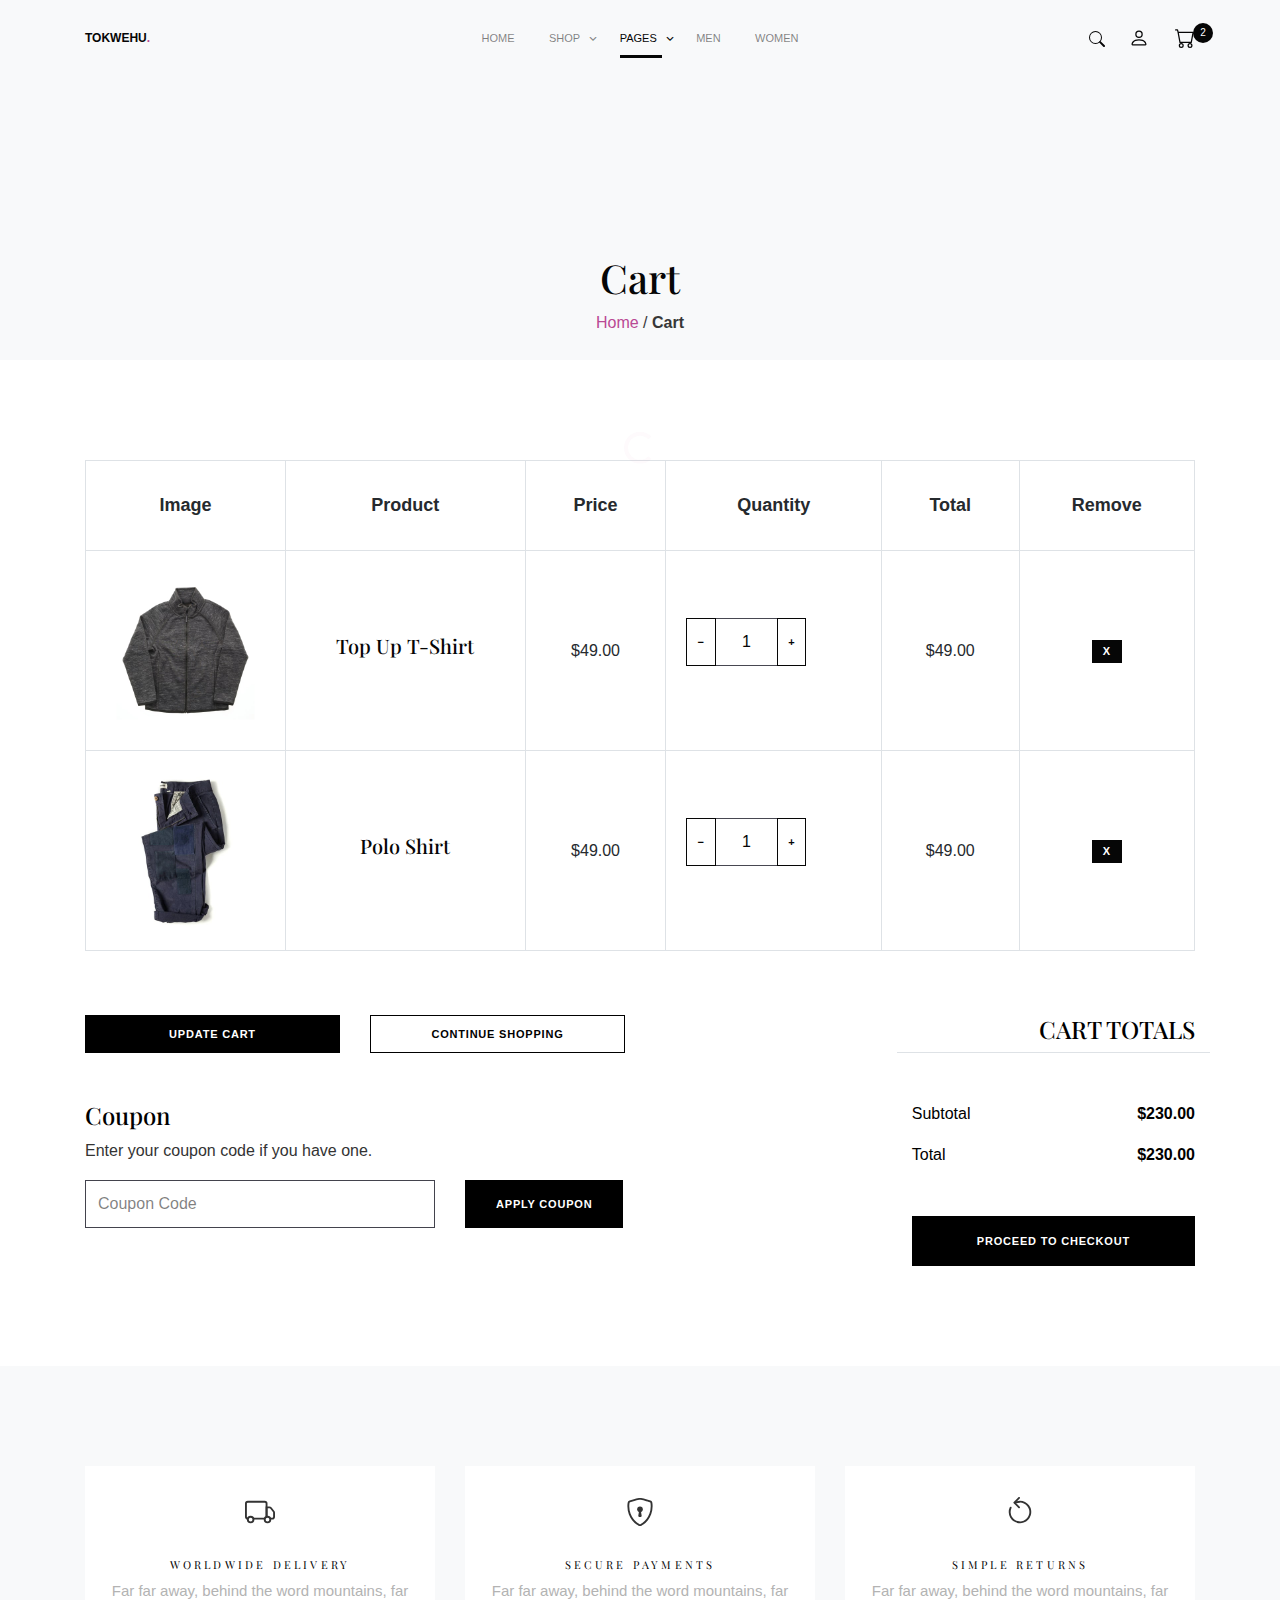
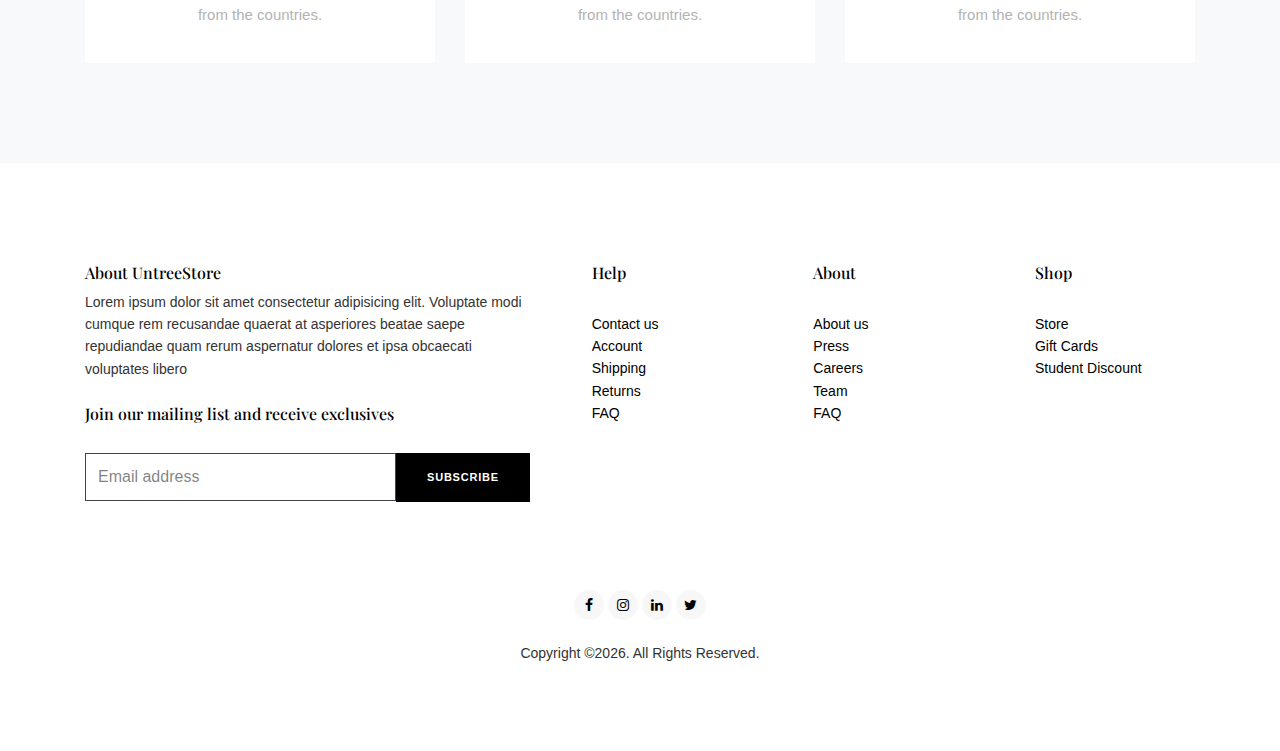
<file: tokwehu/cart.html>
<!-- /*
* Template Name: UntreeStore
* Template Author: Untree.co
* Author URI: https://untree.co/
* License: https://creativecommons.org/licenses/by/3.0/
*/ -->
<!doctype html>
<html lang="en">

<head>
  <meta charset="utf-8">
  <meta name="viewport" content="width=device-width, initial-scale=1, shrink-to-fit=no">

  <meta name="description" content="" />
  <meta name="keywords" content="" />

  <link rel="preconnect" href="https://fonts.googleapis.com">
  <link rel="preconnect" href="https://fonts.gstatic.com" crossorigin>
  <link href="https://fonts.googleapis.com/css2?family=Mulish:ital,wght@0,300;0,400;0,700;1,700&family=Playfair+Display:ital,wght@0,400;0,700;1,400;1,700&display=swap" rel="stylesheet">


  <link rel="stylesheet" href="css/bootstrap.min.css">
  <link rel="stylesheet" href="css/animate.min.css">
  <link rel="stylesheet" href="css/owl.carousel.min.css">
  <link rel="stylesheet" href="css/owl.theme.default.min.css">
  <link rel="stylesheet" href="css/jquery.fancybox.min.css">
  <link rel="stylesheet" href="fonts/icomoon/style.css">
  <link rel="stylesheet" href="fonts/flaticon/font/flaticon.css">
  <link rel="stylesheet" href="css/aos.css">
  <link rel="stylesheet" href="css/style.css">

  <title>Cart</title>
</head>

<body>

  <div class="search-form" id="search-form">
    <form action="">
      <input type="search" class="form-control" placeholder="Enter keyword to search...">
      <button class="button">
        <svg width="1em" height="1em" viewBox="0 0 16 16" class="bi bi-search" fill="currentColor" xmlns="http://www.w3.org/2000/svg">
          <path fill-rule="evenodd" d="M10.442 10.442a1 1 0 0 1 1.415 0l3.85 3.85a1 1 0 0 1-1.414 1.415l-3.85-3.85a1 1 0 0 1 0-1.415z"/>
          <path fill-rule="evenodd" d="M6.5 12a5.5 5.5 0 1 0 0-11 5.5 5.5 0 0 0 0 11zM13 6.5a6.5 6.5 0 1 1-13 0 6.5 6.5 0 0 1 13 0z"/>
        </svg>
      </button>
      <button class="button">
        <div class="close-search">
          <span class="icofont-close js-close-search"></span>
        </div>
      </button>

    </form>
  </div>

  <div class="site-mobile-menu">
    <div class="site-mobile-menu-header">
      <div class="site-mobile-menu-close">
        <span class="icofont-close js-menu-toggle"></span>
      </div>
    </div>
    <div class="site-mobile-menu-body"></div>
  </div>



  <nav class="site-nav mb-5">
    <div class="sticky-nav js-sticky-header">

      <div class="container position-relative">
        <div class="site-navigation text-center dark">
          <a href="/index.html" class="logo menu-absolute m-0">Tokwehu<span class="text-primary">.</span></a>

          <ul class="js-clone-nav pl-0 d-none d-lg-inline-block site-menu">
            <li><a href="/tokwehu/index.html">Home</a></li>
            <li class="has-children">
              <a href="shop.html">Shop</a>
              <ul class="dropdown">
                <li><a href="/tokwehu/shop.html">Shop</a></li>
                <li><a href="#">T-Shirt</a></li>
                <li><a href="#">Underware</a></li>
                <li><a href="#">Clothing</a></li>
                <li><a href="#">Watches</a></li>
                <li><a href="#">Shoes</a></li>
              </ul>
            </li>
            <li class="has-children active">
              <a href="#">Pages</a>
              <ul class="dropdown">
                <li><a href="about.html">About</a></li>
                <li><a href="contact.html">Contact</a></li>
                <li class="active"><a href="cart.html">Cart</a></li>
                <li><a href="checkout.html">Checkout</a></li>
                
                <li class="has-children">
                  <a href="#">Menu Two</a>
                  <ul class="dropdown">
                    <li><a href="#">T-Shirt</a></li>
                    <li><a href="#">Underware</a></li>
                    <li><a href="#">Clothing</a></li>
                    <li><a href="#">Watches</a></li>
                    <li><a href="#">Shoes</a></li>

                  </ul>
                </li>
                <li><a href="#">Menu Three</a></li>
              </ul>
            </li>

            <li><a href="shop.html">Men</a></li>
            <li><a href="shop.html">Women</a></li>
            
          </ul>




          <div class="menu-icons">

            <a href="#" class="btn-custom-search" id="btn-search">
              <svg width="1em" height="1em" viewBox="0 0 16 16" class="bi bi-search" fill="currentColor" xmlns="http://www.w3.org/2000/svg">
                <path fill-rule="evenodd" d="M10.442 10.442a1 1 0 0 1 1.415 0l3.85 3.85a1 1 0 0 1-1.414 1.415l-3.85-3.85a1 1 0 0 1 0-1.415z"/>
                <path fill-rule="evenodd" d="M6.5 12a5.5 5.5 0 1 0 0-11 5.5 5.5 0 0 0 0 11zM13 6.5a6.5 6.5 0 1 1-13 0 6.5 6.5 0 0 1 13 0z"/>
              </svg>
            </a>

            <a href="#" class="user-profile">
              <svg width="1em" height="1em" viewBox="0 0 16 16" class="bi bi-person" fill="currentColor" xmlns="http://www.w3.org/2000/svg">
                <path fill-rule="evenodd" d="M13 14s1 0 1-1-1-4-6-4-6 3-6 4 1 1 1 1h10zm-9.995-.944v-.002.002zM3.022 13h9.956a.274.274 0 0 0 .014-.002l.008-.002c-.001-.246-.154-.986-.832-1.664C11.516 10.68 10.289 10 8 10c-2.29 0-3.516.68-4.168 1.332-.678.678-.83 1.418-.832 1.664a1.05 1.05 0 0 0 .022.004zm9.974.056v-.002.002zM8 7a2 2 0 1 0 0-4 2 2 0 0 0 0 4zm3-2a3 3 0 1 1-6 0 3 3 0 0 1 6 0z"/>
              </svg>
            </a>

            <a href="cart.html" class="cart">
              <span class="item-in-cart">2</span>
              <svg width="1em" height="1em" viewBox="0 0 16 16" class="bi bi-cart" fill="currentColor" xmlns="http://www.w3.org/2000/svg">
                <path fill-rule="evenodd" d="M0 1.5A.5.5 0 0 1 .5 1H2a.5.5 0 0 1 .485.379L2.89 3H14.5a.5.5 0 0 1 .491.592l-1.5 8A.5.5 0 0 1 13 12H4a.5.5 0 0 1-.491-.408L2.01 3.607 1.61 2H.5a.5.5 0 0 1-.5-.5zM3.102 4l1.313 7h8.17l1.313-7H3.102zM5 12a2 2 0 1 0 0 4 2 2 0 0 0 0-4zm7 0a2 2 0 1 0 0 4 2 2 0 0 0 0-4zm-7 1a1 1 0 1 0 0 2 1 1 0 0 0 0-2zm7 0a1 1 0 1 0 0 2 1 1 0 0 0 0-2z"/>
              </svg>
            </a>

          </div>

          <a href="#" class="burger ml-auto float-right site-menu-toggle js-menu-toggle d-inline-block d-lg-none" data-toggle="collapse" data-target="#main-navbar">
            <span></span>
          </a>

        </div>
      </div>
    </div>
  </nav>


  <div class="page-heading bg-light">
    <div class="container">
      <div class="row align-items-end text-center">
        <div class="col-lg-7 mx-auto">
          <h1>Cart</h1>  
          <p class="mb-4"><a href="index.html">Home</a> / <strong>Cart</strong></p>        
        </div>
      </div>
    </div>
  </div>

  

  <div class="untree_co-section">
    <div class="container">
      <div class="row mb-5">
        <form class="col-md-12" method="post">
          <div class="site-blocks-table">
            <table class="table table-bordered">
              <thead>
                <tr>
                  <th class="product-thumbnail">Image</th>
                  <th class="product-name">Product</th>
                  <th class="product-price">Price</th>
                  <th class="product-quantity">Quantity</th>
                  <th class="product-total">Total</th>
                  <th class="product-remove">Remove</th>
                </tr>
              </thead>
              <tbody>
                <tr>
                  <td class="product-thumbnail">
                    <img src="images/products/jacket-1-min.jpg" alt="Image" class="img-fluid">
                  </td>
                  <td class="product-name">
                    <h2 class="h5 text-black">Top Up T-Shirt</h2>
                  </td>
                  <td>$49.00</td>
                  <td>
                    <div class="input-group mb-3" style="max-width: 120px;">
                      <div class="input-group-prepend">
                        <button class="btn btn-outline-black js-btn-minus" type="button">&minus;</button>
                      </div>
                      <input type="text" class="form-control text-center" value="1" placeholder="" aria-label="Example text with button addon" aria-describedby="button-addon1">
                      <div class="input-group-append">
                        <button class="btn btn-outline-black js-btn-plus" type="button">&plus;</button>
                      </div>
                    </div>

                  </td>
                  <td>$49.00</td>
                  <td><a href="#" class="btn btn-black btn-sm">X</a></td>
                </tr>

                <tr>
                  <td class="product-thumbnail">
                    <img src="images/products/bottoms-1-min.jpg" alt="Image" class="img-fluid">
                  </td>
                  <td class="product-name">
                    <h2 class="h5 text-black">Polo Shirt</h2>
                  </td>
                  <td>$49.00</td>
                  <td>
                    <div class="input-group mb-3" style="max-width: 120px;">
                      <div class="input-group-prepend">
                        <button class="btn btn-outline-black js-btn-minus" type="button">&minus;</button>
                      </div>
                      <input type="text" class="form-control text-center" value="1" placeholder="" aria-label="Example text with button addon" aria-describedby="button-addon1">
                      <div class="input-group-append">
                        <button class="btn btn-outline-black js-btn-plus" type="button">&plus;</button>
                      </div>
                    </div>

                  </td>
                  <td>$49.00</td>
                  <td><a href="#" class="btn btn-black btn-sm">X</a></td>
                </tr>
              </tbody>
            </table>
          </div>
        </form>
      </div>

      <div class="row">
        <div class="col-md-6">
          <div class="row mb-5">
            <div class="col-md-6 mb-3 mb-md-0">
              <button class="btn btn-black btn-sm btn-block">Update Cart</button>
            </div>
            <div class="col-md-6">
              <button class="btn btn-outline-black btn-sm btn-block">Continue Shopping</button>
            </div>
          </div>
          <div class="row">
            <div class="col-md-12">
              <label class="text-black h4" for="coupon">Coupon</label>
              <p>Enter your coupon code if you have one.</p>
            </div>
            <div class="col-md-8 mb-3 mb-md-0">
              <input type="text" class="form-control py-3" id="coupon" placeholder="Coupon Code">
            </div>
            <div class="col-md-4">
              <button class="btn btn-black">Apply Coupon</button>
            </div>
          </div>
        </div>
        <div class="col-md-6 pl-5">
          <div class="row justify-content-end">
            <div class="col-md-7">
              <div class="row">
                <div class="col-md-12 text-right border-bottom mb-5">
                  <h3 class="text-black h4 text-uppercase">Cart Totals</h3>
                </div>
              </div>
              <div class="row mb-3">
                <div class="col-md-6">
                  <span class="text-black">Subtotal</span>
                </div>
                <div class="col-md-6 text-right">
                  <strong class="text-black">$230.00</strong>
                </div>
              </div>
              <div class="row mb-5">
                <div class="col-md-6">
                  <span class="text-black">Total</span>
                </div>
                <div class="col-md-6 text-right">
                  <strong class="text-black">$230.00</strong>
                </div>
              </div>

              <div class="row">
                <div class="col-md-12">
                  <button class="btn btn-black btn-lg py-3 btn-block" onclick="window.location='checkout.html'">Proceed To Checkout</button>
                </div>
              </div>
            </div>
          </div>
        </div>
      </div>
    </div>
  </div>


  <div class="untree_co-section bg-light">
    <div class="container">
      <div class="row align-items-stretch">
        <div class="col-12 col-sm-6 col-md-4 mb-3 mb-md-0">
          <div class="feature h-100">
            <div class="icon mb-4">
              <svg width="1em" height="1em" viewBox="0 0 16 16" class="bi bi-truck" fill="currentColor" xmlns="http://www.w3.org/2000/svg">
                <path fill-rule="evenodd" d="M0 3.5A1.5 1.5 0 0 1 1.5 2h9A1.5 1.5 0 0 1 12 3.5v7h-1v-7a.5.5 0 0 0-.5-.5h-9a.5.5 0 0 0-.5.5v7a.5.5 0 0 0 .5.5v1A1.5 1.5 0 0 1 0 10.5v-7zM4.5 11h6v1h-6v-1z"/>
                <path fill-rule="evenodd" d="M11 5h2.02a1.5 1.5 0 0 1 1.17.563l1.481 1.85a1.5 1.5 0 0 1 .329.938V10.5a1.5 1.5 0 0 1-1.5 1.5h-1v-1h1a.5.5 0 0 0 .5-.5V8.35a.5.5 0 0 0-.11-.312l-1.48-1.85A.5.5 0 0 0 13.02 6H12v4.5h-1V5zm-8 8a1 1 0 1 0 0-2 1 1 0 0 0 0 2zm0 1a2 2 0 1 0 0-4 2 2 0 0 0 0 4z"/>
                <path fill-rule="evenodd" d="M12 13a1 1 0 1 0 0-2 1 1 0 0 0 0 2zm0 1a2 2 0 1 0 0-4 2 2 0 0 0 0 4z"/>
              </svg>
            </div>
            <h3>Worldwide Delivery</h3>
            <p>Far far away, behind the word mountains, far from the countries.</p>
          </div>
        </div>
        <div class="col-12 col-sm-6 col-md-4 mb-3 mb-md-0">
          <div class="feature h-100">
            <div class="icon mb-4">
              <svg width="1em" height="1em" viewBox="0 0 16 16" class="bi bi-shield-lock" fill="currentColor" xmlns="http://www.w3.org/2000/svg">
                <path fill-rule="evenodd" d="M5.443 1.991a60.17 60.17 0 0 0-2.725.802.454.454 0 0 0-.315.366C1.87 7.056 3.1 9.9 4.567 11.773c.736.94 1.533 1.636 2.197 2.093.333.228.626.394.857.5.116.053.21.089.282.11A.73.73 0 0 0 8 14.5c.007-.001.038-.005.097-.023.072-.022.166-.058.282-.111.23-.106.525-.272.857-.5a10.197 10.197 0 0 0 2.197-2.093C12.9 9.9 14.13 7.056 13.597 3.159a.454.454 0 0 0-.315-.366c-.626-.2-1.682-.526-2.725-.802C9.491 1.71 8.51 1.5 8 1.5c-.51 0-1.49.21-2.557.491zm-.256-.966C6.23.749 7.337.5 8 .5c.662 0 1.77.249 2.813.525a61.09 61.09 0 0 1 2.772.815c.528.168.926.623 1.003 1.184.573 4.197-.756 7.307-2.367 9.365a11.191 11.191 0 0 1-2.418 2.3 6.942 6.942 0 0 1-1.007.586c-.27.124-.558.225-.796.225s-.526-.101-.796-.225a6.908 6.908 0 0 1-1.007-.586 11.192 11.192 0 0 1-2.417-2.3C2.167 10.331.839 7.221 1.412 3.024A1.454 1.454 0 0 1 2.415 1.84a61.11 61.11 0 0 1 2.772-.815z"/>
                <path d="M9.5 6.5a1.5 1.5 0 1 1-3 0 1.5 1.5 0 0 1 3 0z"/>
                <path d="M7.411 8.034a.5.5 0 0 1 .493-.417h.156a.5.5 0 0 1 .492.414l.347 2a.5.5 0 0 1-.493.585h-.835a.5.5 0 0 1-.493-.582l.333-2z"/>
              </svg>
            </div>
            <h3>Secure Payments</h3>
            <p>Far far away, behind the word mountains, far from the countries.</p>
          </div>
        </div>
        <div class="col-12 col-sm-6 col-md-4 mb-3 mb-md-0">
          <div class="feature h-100">
            <div class="icon mb-4">
              <svg width="1em" height="1em" viewBox="0 0 16 16" class="bi bi-arrow-counterclockwise" fill="currentColor" xmlns="http://www.w3.org/2000/svg">
                <path fill-rule="evenodd" d="M12.83 6.706a5 5 0 0 0-7.103-3.16.5.5 0 1 1-.454-.892A6 6 0 1 1 2.545 5.5a.5.5 0 1 1 .91.417 5 5 0 1 0 9.375.789z"/>
                <path fill-rule="evenodd" d="M7.854.146a.5.5 0 0 0-.708 0l-2.5 2.5a.5.5 0 0 0 0 .708l2.5 2.5a.5.5 0 1 0 .708-.708L5.707 3 7.854.854a.5.5 0 0 0 0-.708z"/>
              </svg>
            </div>
            <h3>Simple Returns</h3>
            <p>Far far away, behind the word mountains, far from the countries.</p>
          </div>
        </div>
      </div>
    </div>
  </div> <!-- /.untree_co-section -->

  <div class="site-footer">


    <div class="container">
      <div class="row justify-content-between">
        <div class="col-lg-5">
          <div class="widget mb-4">
            <h3 class="mb-2">About UntreeStore</h3>
            <p>Lorem ipsum dolor sit amet consectetur adipisicing elit. Voluptate modi cumque rem recusandae quaerat at asperiores beatae saepe repudiandae quam rerum aspernatur dolores et ipsa obcaecati voluptates libero</p>
          </div>
          <div class="widget">
            <h3>Join our mailing list and receive exclusives</h3>
            <form action="#" class="subscribe">
              <div class="d-flex">
                <input type="email" class="form-control" placeholder="Email address">
                <input type="submit" class="btn btn-black" value="Subscribe">
              </div>
            </form>

            
          </div>
        </div>
        <div class="col-lg-2">
          <div class="widget">
            <h3>Help</h3> 
            <ul class="list-unstyled">
              <li><a href="#">Contact us</a></li>
              <li><a href="#">Account</a></li>
              <li><a href="#">Shipping</a></li>
              <li><a href="#">Returns</a></li>
              <li><a href="#">FAQ</a></li>   
            </ul>
          </div>
        </div>
        <div class="col-lg-2">
          <div class="widget">
            <h3>About</h3>
            <ul class="list-unstyled">
              <li><a href="#">About us</a></li>
              <li><a href="#">Press</a></li>
              <li><a href="#">Careers</a></li>
              <li><a href="#">Team</a></li>
              <li><a href="#">FAQ</a></li>   
            </ul>
          </div>
        </div>
        <div class="col-lg-2">
          <div class="widget">
            <h3>Shop</h3>
            <ul class="list-unstyled">
              <li><a href="#">Store</a></li>
              <li><a href="#">Gift Cards</a></li>
              <li><a href="#">Student Discount</a></li>
            </ul>
          </div>
        </div>
        
      </div>


      <div class="row mt-5">
        <div class="col-12 text-center">
          <ul class="list-unstyled social">
            <li><a href="#"><span class="icon-facebook"></span></a></li>
            <li><a href="#"><span class="icon-instagram"></span></a></li>
            <li><a href="#"><span class="icon-linkedin"></span></a></li>
            <li><a href="#"><span class="icon-twitter"></span></a></li>
          </ul>
        </div>
        <div class="col-12 text-center copyright">
          <p>Copyright &copy;<script>document.write(new Date().getFullYear());</script>. All Rights Reserved.<!-- License information: https://untree.co/license/ -->
          </p>

        </div>
      </div>
    </div> <!-- /.container -->
  </div> <!-- /.site-footer -->

  <div id="overlayer"></div>
  <div class="loader">
    <div class="spinner-border" role="status">
      <span class="sr-only">Loading...</span>
    </div>
  </div>

  <script src="js/jquery-3.4.1.min.js"></script>
  <script src="js/popper.min.js"></script>
  <script src="js/bootstrap.min.js"></script>
  <script src="js/owl.carousel.min.js"></script>
  <script src="js/jquery.animateNumber.min.js"></script>
  <script src="js/jquery.waypoints.min.js"></script>
  <script src="js/jquery.fancybox.min.js"></script>
  <script src="js/jquery.sticky.js"></script>
  <script src="js/aos.js"></script>
  <script src="js/custom.js"></script>
  
</body>

</html>
</file>
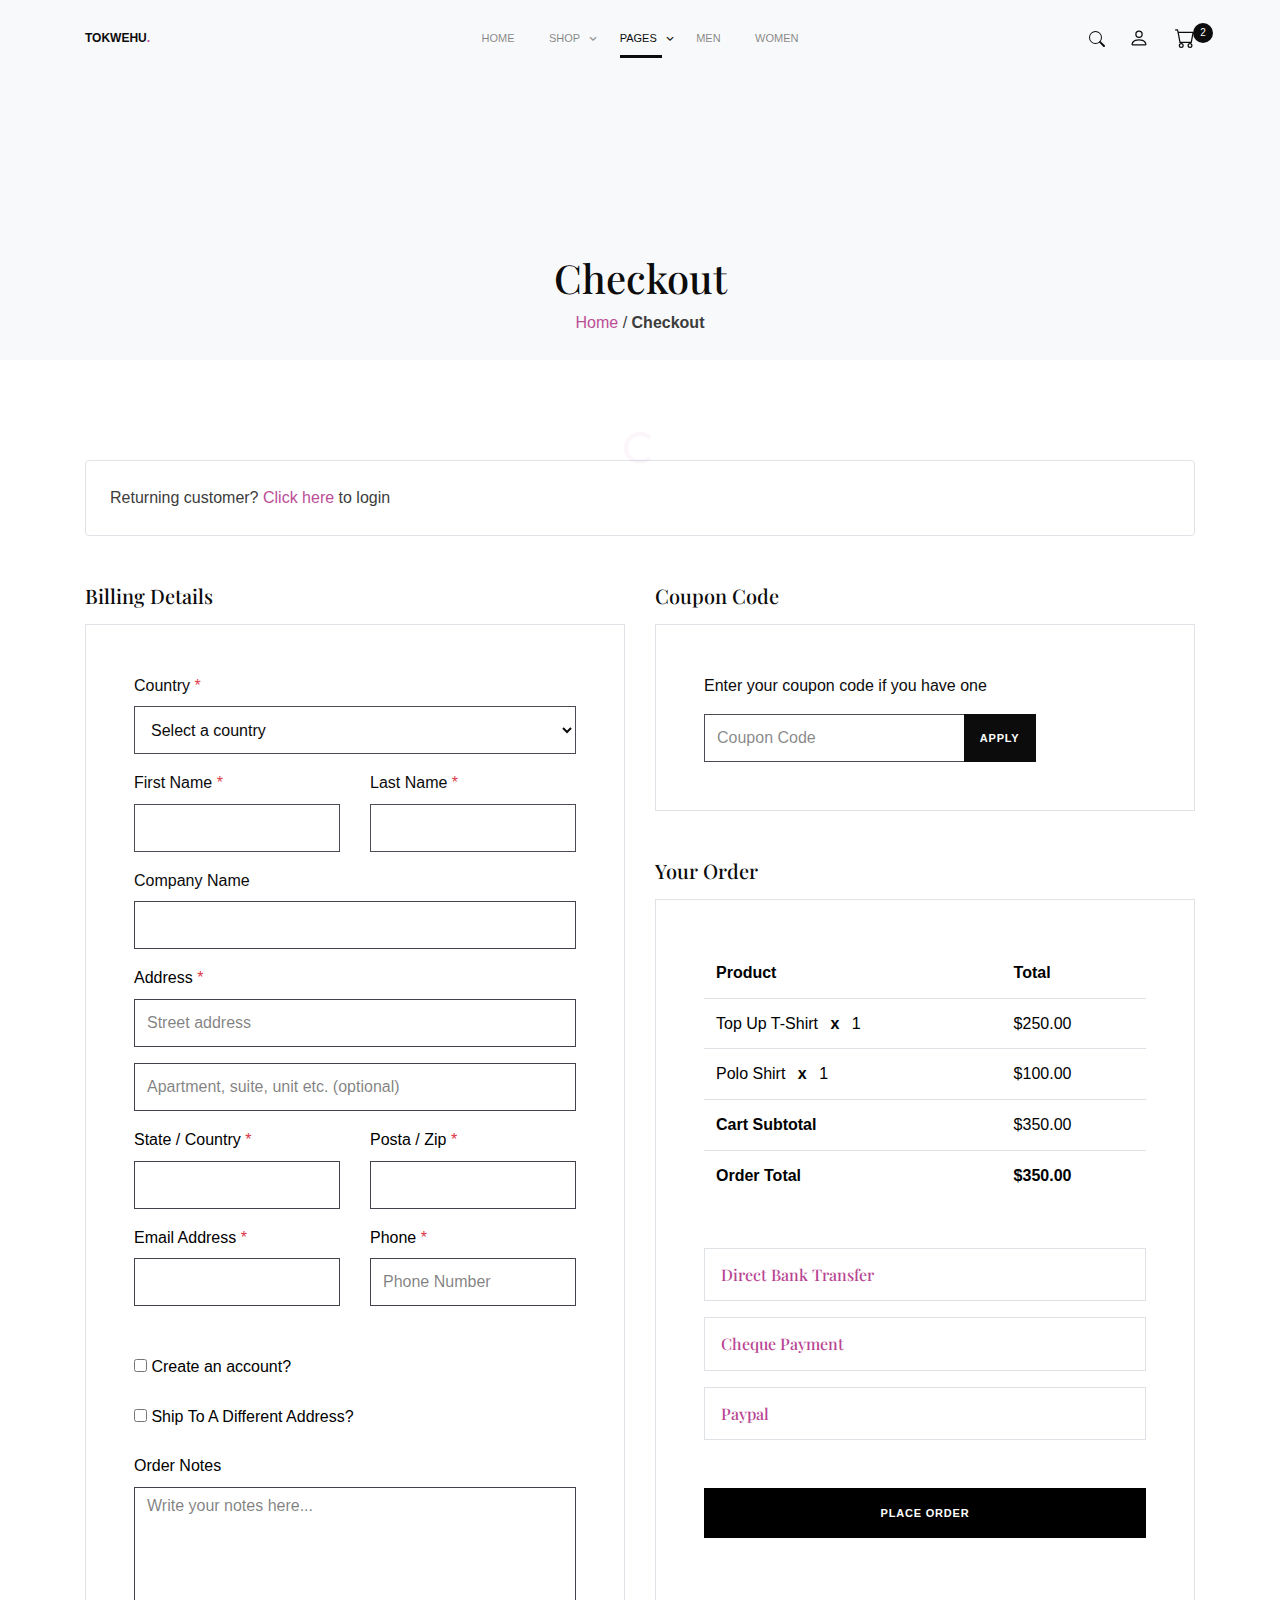
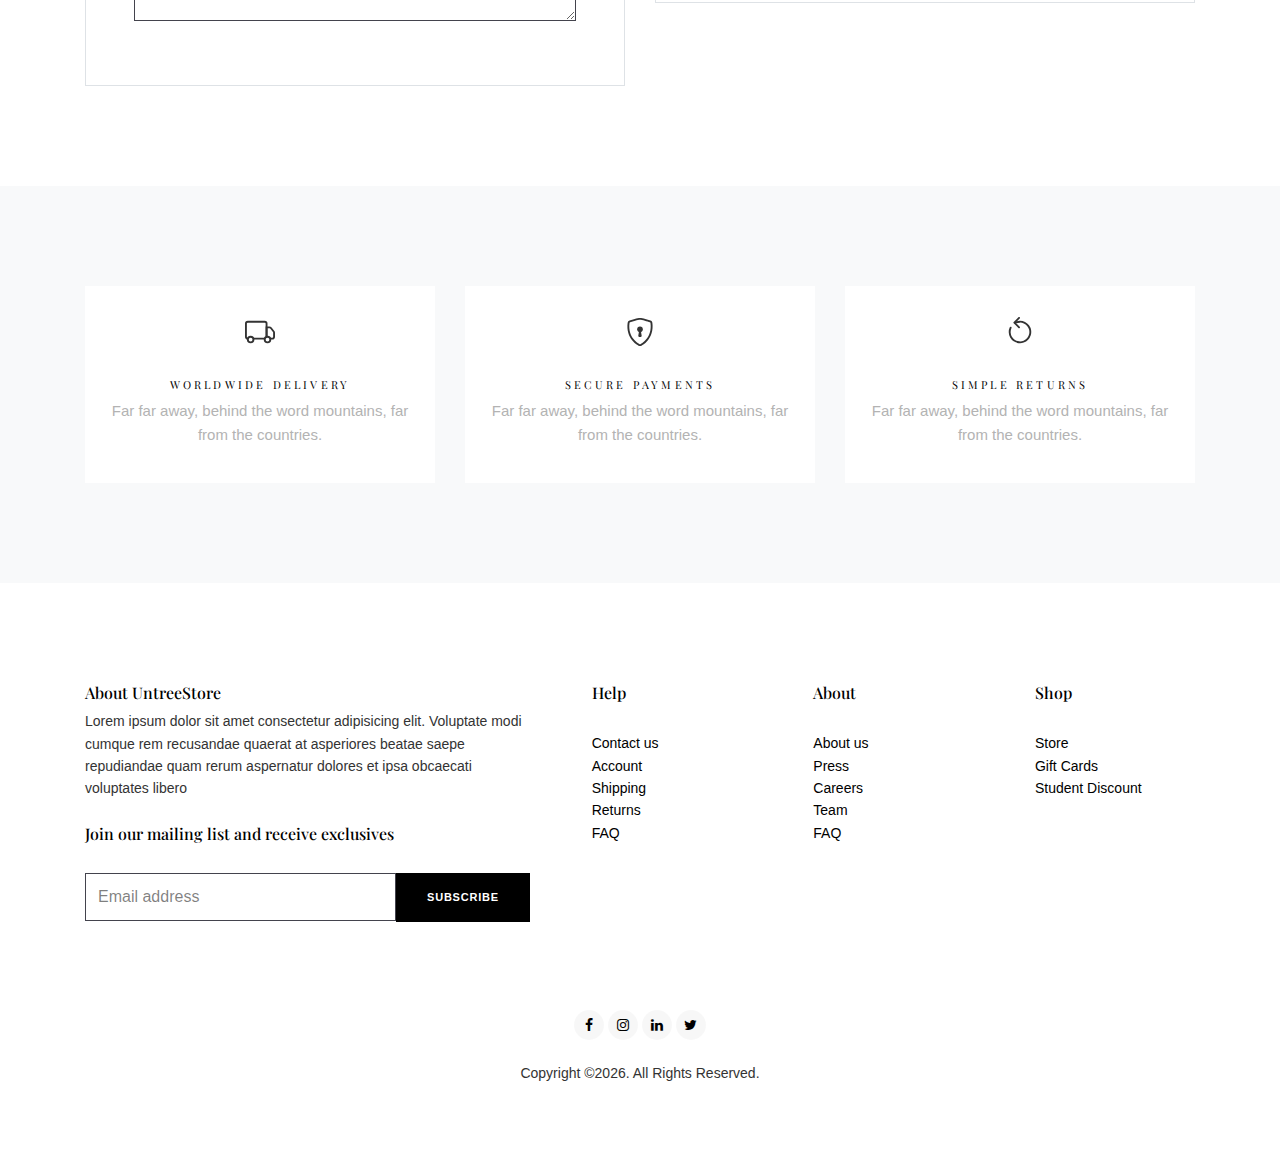
<file: tokwehu/checkout.html>
<!-- /*
* Template Name: UntreeStore
* Template Author: Untree.co
* Author URI: https://untree.co/
* License: https://creativecommons.org/licenses/by/3.0/
*/ -->
<!doctype html>
<html lang="en">

<head>
  <meta charset="utf-8">
  <meta name="viewport" content="width=device-width, initial-scale=1, shrink-to-fit=no">

  <meta name="description" content="" />
  <meta name="keywords" content="" />

  <link rel="preconnect" href="https://fonts.googleapis.com">
  <link rel="preconnect" href="https://fonts.gstatic.com" crossorigin>
  <link href="https://fonts.googleapis.com/css2?family=Mulish:ital,wght@0,300;0,400;0,700;1,700&family=Playfair+Display:ital,wght@0,400;0,700;1,400;1,700&display=swap" rel="stylesheet">


  <link rel="stylesheet" href="css/bootstrap.min.css">
  <link rel="stylesheet" href="css/animate.min.css">
  <link rel="stylesheet" href="css/owl.carousel.min.css">
  <link rel="stylesheet" href="css/owl.theme.default.min.css">
  <link rel="stylesheet" href="css/jquery.fancybox.min.css">
  <link rel="stylesheet" href="fonts/icomoon/style.css">
  <link rel="stylesheet" href="fonts/flaticon/font/flaticon.css">
  <link rel="stylesheet" href="css/aos.css">
  <link rel="stylesheet" href="css/style.css">

  <title>Checkout</title>
</head>

<body>

  <div class="search-form" id="search-form">
    <form action="">
      <input type="search" class="form-control" placeholder="Enter keyword to search...">
      <button class="button">
        <svg width="1em" height="1em" viewBox="0 0 16 16" class="bi bi-search" fill="currentColor" xmlns="http://www.w3.org/2000/svg">
          <path fill-rule="evenodd" d="M10.442 10.442a1 1 0 0 1 1.415 0l3.85 3.85a1 1 0 0 1-1.414 1.415l-3.85-3.85a1 1 0 0 1 0-1.415z"/>
          <path fill-rule="evenodd" d="M6.5 12a5.5 5.5 0 1 0 0-11 5.5 5.5 0 0 0 0 11zM13 6.5a6.5 6.5 0 1 1-13 0 6.5 6.5 0 0 1 13 0z"/>
        </svg>
      </button>
      <button class="button">
        <div class="close-search">
          <span class="icofont-close js-close-search"></span>
        </div>
      </button>

    </form>
  </div>

  <div class="site-mobile-menu">
    <div class="site-mobile-menu-header">
      <div class="site-mobile-menu-close">
        <span class="icofont-close js-menu-toggle"></span>
      </div>
    </div>
    <div class="site-mobile-menu-body"></div>
  </div>



  <nav class="site-nav mb-5">
    <div class="sticky-nav js-sticky-header">

      <div class="container position-relative">
        <div class="site-navigation text-center dark">
          <a href="/index.html" class="logo menu-absolute m-0">Tokwehu<span class="text-primary">.</span></a>

          <ul class="js-clone-nav pl-0 d-none d-lg-inline-block site-menu">
            <li><a href="/tokwehu/index.html">Home</a></li>
            <li class="has-children">
              <a href="shop.html">Shop</a>
              <ul class="dropdown">
                <li><a href="/tokwehu/shop.html">Shop</a></li>
                <li><a href="#">T-Shirt</a></li>
                <li><a href="#">Underware</a></li>
                <li><a href="#">Clothing</a></li>
                <li><a href="#">Watches</a></li>
                <li><a href="#">Shoes</a></li>
              </ul>
            </li>
            <li class="has-children active">
              <a href="#">Pages</a>
              <ul class="dropdown">
                <li><a href="about.html">About</a></li>
                <li><a href="contact.html">Contact</a></li>
                <li><a href="cart.html">Cart</a></li>
                <li class="active"><a href="checkout.html">Checkout</a></li>
                
                <li class="has-children">
                  <a href="#">Menu Two</a>
                  <ul class="dropdown">
                    <li><a href="#">T-Shirt</a></li>
                    <li><a href="#">Underware</a></li>
                    <li><a href="#">Clothing</a></li>
                    <li><a href="#">Watches</a></li>
                    <li><a href="#">Shoes</a></li>

                  </ul>
                </li>
                <li><a href="#">Menu Three</a></li>
              </ul>
            </li>

            <li><a href="shop.html">Men</a></li>
            <li><a href="shop.html">Women</a></li>
            
          </ul>




          <div class="menu-icons">

            <a href="#" class="btn-custom-search" id="btn-search">
              <svg width="1em" height="1em" viewBox="0 0 16 16" class="bi bi-search" fill="currentColor" xmlns="http://www.w3.org/2000/svg">
                <path fill-rule="evenodd" d="M10.442 10.442a1 1 0 0 1 1.415 0l3.85 3.85a1 1 0 0 1-1.414 1.415l-3.85-3.85a1 1 0 0 1 0-1.415z"/>
                <path fill-rule="evenodd" d="M6.5 12a5.5 5.5 0 1 0 0-11 5.5 5.5 0 0 0 0 11zM13 6.5a6.5 6.5 0 1 1-13 0 6.5 6.5 0 0 1 13 0z"/>
              </svg>
            </a>

            <a href="#" class="user-profile">
              <svg width="1em" height="1em" viewBox="0 0 16 16" class="bi bi-person" fill="currentColor" xmlns="http://www.w3.org/2000/svg">
                <path fill-rule="evenodd" d="M13 14s1 0 1-1-1-4-6-4-6 3-6 4 1 1 1 1h10zm-9.995-.944v-.002.002zM3.022 13h9.956a.274.274 0 0 0 .014-.002l.008-.002c-.001-.246-.154-.986-.832-1.664C11.516 10.68 10.289 10 8 10c-2.29 0-3.516.68-4.168 1.332-.678.678-.83 1.418-.832 1.664a1.05 1.05 0 0 0 .022.004zm9.974.056v-.002.002zM8 7a2 2 0 1 0 0-4 2 2 0 0 0 0 4zm3-2a3 3 0 1 1-6 0 3 3 0 0 1 6 0z"/>
              </svg>
            </a>

            <a href="cart.html" class="cart">
              <span class="item-in-cart">2</span>
              <svg width="1em" height="1em" viewBox="0 0 16 16" class="bi bi-cart" fill="currentColor" xmlns="http://www.w3.org/2000/svg">
                <path fill-rule="evenodd" d="M0 1.5A.5.5 0 0 1 .5 1H2a.5.5 0 0 1 .485.379L2.89 3H14.5a.5.5 0 0 1 .491.592l-1.5 8A.5.5 0 0 1 13 12H4a.5.5 0 0 1-.491-.408L2.01 3.607 1.61 2H.5a.5.5 0 0 1-.5-.5zM3.102 4l1.313 7h8.17l1.313-7H3.102zM5 12a2 2 0 1 0 0 4 2 2 0 0 0 0-4zm7 0a2 2 0 1 0 0 4 2 2 0 0 0 0-4zm-7 1a1 1 0 1 0 0 2 1 1 0 0 0 0-2zm7 0a1 1 0 1 0 0 2 1 1 0 0 0 0-2z"/>
              </svg>
            </a>

          </div>

          <a href="#" class="burger ml-auto float-right site-menu-toggle js-menu-toggle d-inline-block d-lg-none" data-toggle="collapse" data-target="#main-navbar">
            <span></span>
          </a>

        </div>
      </div>
    </div>
  </nav>


  <div class="page-heading bg-light">
    <div class="container">
      <div class="row align-items-end text-center">
        <div class="col-lg-7 mx-auto">
          <h1>Checkout</h1>  
          <p class="mb-4"><a href="index.html">Home</a> / <strong>Checkout</strong></p>        
        </div>
      </div>
    </div>
  </div>

  

  <div class="untree_co-section">
    <div class="container">
      <div class="row mb-5">
        <div class="col-md-12">
          <div class="border p-4 rounded" role="alert">
            Returning customer? <a href="#">Click here</a> to login
          </div>
        </div>
      </div>
      <div class="row">
        <div class="col-md-6 mb-5 mb-md-0">
          <h2 class="h3 mb-3 text-black">Billing Details</h2>
          <div class="p-3 p-lg-5 border">
            <div class="form-group">
              <label for="c_country" class="text-black">Country <span class="text-danger">*</span></label>
              <select id="c_country" class="form-control">
                <option value="1">Select a country</option>    
                <option value="2">bangladesh</option>    
                <option value="3">Algeria</option>    
                <option value="4">Afghanistan</option>    
                <option value="5">Ghana</option>    
                <option value="6">Albania</option>    
                <option value="7">Bahrain</option>    
                <option value="8">Colombia</option>    
                <option value="9">Dominican Republic</option>    
              </select>
            </div>
            <div class="form-group row">
              <div class="col-md-6">
                <label for="c_fname" class="text-black">First Name <span class="text-danger">*</span></label>
                <input type="text" class="form-control" id="c_fname" name="c_fname">
              </div>
              <div class="col-md-6">
                <label for="c_lname" class="text-black">Last Name <span class="text-danger">*</span></label>
                <input type="text" class="form-control" id="c_lname" name="c_lname">
              </div>
            </div>

            <div class="form-group row">
              <div class="col-md-12">
                <label for="c_companyname" class="text-black">Company Name </label>
                <input type="text" class="form-control" id="c_companyname" name="c_companyname">
              </div>
            </div>

            <div class="form-group row">
              <div class="col-md-12">
                <label for="c_address" class="text-black">Address <span class="text-danger">*</span></label>
                <input type="text" class="form-control" id="c_address" name="c_address" placeholder="Street address">
              </div>
            </div>

            <div class="form-group">
              <input type="text" class="form-control" placeholder="Apartment, suite, unit etc. (optional)">
            </div>

            <div class="form-group row">
              <div class="col-md-6">
                <label for="c_state_country" class="text-black">State / Country <span class="text-danger">*</span></label>
                <input type="text" class="form-control" id="c_state_country" name="c_state_country">
              </div>
              <div class="col-md-6">
                <label for="c_postal_zip" class="text-black">Posta / Zip <span class="text-danger">*</span></label>
                <input type="text" class="form-control" id="c_postal_zip" name="c_postal_zip">
              </div>
            </div>

            <div class="form-group row mb-5">
              <div class="col-md-6">
                <label for="c_email_address" class="text-black">Email Address <span class="text-danger">*</span></label>
                <input type="text" class="form-control" id="c_email_address" name="c_email_address">
              </div>
              <div class="col-md-6">
                <label for="c_phone" class="text-black">Phone <span class="text-danger">*</span></label>
                <input type="text" class="form-control" id="c_phone" name="c_phone" placeholder="Phone Number">
              </div>
            </div>

            <div class="form-group">
              <label for="c_create_account" class="text-black" data-toggle="collapse" href="#create_an_account" role="button" aria-expanded="false" aria-controls="create_an_account"><input type="checkbox" value="1" id="c_create_account"> Create an account?</label>
              <div class="collapse" id="create_an_account">
                <div class="py-2">
                  <p class="mb-3">Create an account by entering the information below. If you are a returning customer please login at the top of the page.</p>
                  <div class="form-group">
                    <label for="c_account_password" class="text-black">Account Password</label>
                    <input type="email" class="form-control" id="c_account_password" name="c_account_password" placeholder="">
                  </div>
                </div>
              </div>
            </div>


            <div class="form-group">
              <label for="c_ship_different_address" class="text-black" data-toggle="collapse" href="#ship_different_address" role="button" aria-expanded="false" aria-controls="ship_different_address"><input type="checkbox" value="1" id="c_ship_different_address"> Ship To A Different Address?</label>
              <div class="collapse" id="ship_different_address">
                <div class="py-2">

                  <div class="form-group">
                    <label for="c_diff_country" class="text-black">Country <span class="text-danger">*</span></label>
                    <select id="c_diff_country" class="form-control">
                      <option value="1">Select a country</option>    
                      <option value="2">bangladesh</option>    
                      <option value="3">Algeria</option>    
                      <option value="4">Afghanistan</option>    
                      <option value="5">Ghana</option>    
                      <option value="6">Albania</option>    
                      <option value="7">Bahrain</option>    
                      <option value="8">Colombia</option>    
                      <option value="9">Dominican Republic</option>    
                    </select>
                  </div>


                  <div class="form-group row">
                    <div class="col-md-6">
                      <label for="c_diff_fname" class="text-black">First Name <span class="text-danger">*</span></label>
                      <input type="text" class="form-control" id="c_diff_fname" name="c_diff_fname">
                    </div>
                    <div class="col-md-6">
                      <label for="c_diff_lname" class="text-black">Last Name <span class="text-danger">*</span></label>
                      <input type="text" class="form-control" id="c_diff_lname" name="c_diff_lname">
                    </div>
                  </div>

                  <div class="form-group row">
                    <div class="col-md-12">
                      <label for="c_diff_companyname" class="text-black">Company Name </label>
                      <input type="text" class="form-control" id="c_diff_companyname" name="c_diff_companyname">
                    </div>
                  </div>

                  <div class="form-group row">
                    <div class="col-md-12">
                      <label for="c_diff_address" class="text-black">Address <span class="text-danger">*</span></label>
                      <input type="text" class="form-control" id="c_diff_address" name="c_diff_address" placeholder="Street address">
                    </div>
                  </div>

                  <div class="form-group">
                    <input type="text" class="form-control" placeholder="Apartment, suite, unit etc. (optional)">
                  </div>

                  <div class="form-group row">
                    <div class="col-md-6">
                      <label for="c_diff_state_country" class="text-black">State / Country <span class="text-danger">*</span></label>
                      <input type="text" class="form-control" id="c_diff_state_country" name="c_diff_state_country">
                    </div>
                    <div class="col-md-6">
                      <label for="c_diff_postal_zip" class="text-black">Posta / Zip <span class="text-danger">*</span></label>
                      <input type="text" class="form-control" id="c_diff_postal_zip" name="c_diff_postal_zip">
                    </div>
                  </div>

                  <div class="form-group row mb-5">
                    <div class="col-md-6">
                      <label for="c_diff_email_address" class="text-black">Email Address <span class="text-danger">*</span></label>
                      <input type="text" class="form-control" id="c_diff_email_address" name="c_diff_email_address">
                    </div>
                    <div class="col-md-6">
                      <label for="c_diff_phone" class="text-black">Phone <span class="text-danger">*</span></label>
                      <input type="text" class="form-control" id="c_diff_phone" name="c_diff_phone" placeholder="Phone Number">
                    </div>
                  </div>

                </div>

              </div>
            </div>

            <div class="form-group">
              <label for="c_order_notes" class="text-black">Order Notes</label>
              <textarea name="c_order_notes" id="c_order_notes" cols="30" rows="5" class="form-control" placeholder="Write your notes here..."></textarea>
            </div>

          </div>
        </div>
        <div class="col-md-6">

          <div class="row mb-5">
            <div class="col-md-12">
              <h2 class="h3 mb-3 text-black">Coupon Code</h2>
              <div class="p-3 p-lg-5 border">

                <label for="c_code" class="text-black mb-3">Enter your coupon code if you have one</label>
                <div class="input-group w-75">
                  <input type="text" class="form-control" id="c_code" placeholder="Coupon Code" aria-label="Coupon Code" aria-describedby="button-addon2">
                  <div class="input-group-append">
                    <button class="btn btn-black btn-sm" type="button" id="button-addon2">Apply</button>
                  </div>
                </div>

              </div>
            </div>
          </div>

          <div class="row mb-5">
            <div class="col-md-12">
              <h2 class="h3 mb-3 text-black">Your Order</h2>
              <div class="p-3 p-lg-5 border">
                <table class="table site-block-order-table mb-5">
                  <thead>
                    <th>Product</th>
                    <th>Total</th>
                  </thead>
                  <tbody>
                    <tr>
                      <td>Top Up T-Shirt <strong class="mx-2">x</strong> 1</td>
                      <td>$250.00</td>
                    </tr>
                    <tr>
                      <td>Polo Shirt <strong class="mx-2">x</strong>   1</td>
                      <td>$100.00</td>
                    </tr>
                    <tr>
                      <td class="text-black font-weight-bold"><strong>Cart Subtotal</strong></td>
                      <td class="text-black">$350.00</td>
                    </tr>
                    <tr>
                      <td class="text-black font-weight-bold"><strong>Order Total</strong></td>
                      <td class="text-black font-weight-bold"><strong>$350.00</strong></td>
                    </tr>
                  </tbody>
                </table>

                <div class="border p-3 mb-3">
                  <h3 class="h6 mb-0"><a class="d-block" data-toggle="collapse" href="#collapsebank" role="button" aria-expanded="false" aria-controls="collapsebank">Direct Bank Transfer</a></h3>

                  <div class="collapse" id="collapsebank">
                    <div class="py-2">
                      <p class="mb-0">Make your payment directly into our bank account. Please use your Order ID as the payment reference. Your order won’t be shipped until the funds have cleared in our account.</p>
                    </div>
                  </div>
                </div>

                <div class="border p-3 mb-3">
                  <h3 class="h6 mb-0"><a class="d-block" data-toggle="collapse" href="#collapsecheque" role="button" aria-expanded="false" aria-controls="collapsecheque">Cheque Payment</a></h3>

                  <div class="collapse" id="collapsecheque">
                    <div class="py-2">
                      <p class="mb-0">Make your payment directly into our bank account. Please use your Order ID as the payment reference. Your order won’t be shipped until the funds have cleared in our account.</p>
                    </div>
                  </div>
                </div>

                <div class="border p-3 mb-5">
                  <h3 class="h6 mb-0"><a class="d-block" data-toggle="collapse" href="#collapsepaypal" role="button" aria-expanded="false" aria-controls="collapsepaypal">Paypal</a></h3>

                  <div class="collapse" id="collapsepaypal">
                    <div class="py-2">
                      <p class="mb-0">Make your payment directly into our bank account. Please use your Order ID as the payment reference. Your order won’t be shipped until the funds have cleared in our account.</p>
                    </div>
                  </div>
                </div>

                <div class="form-group">
                  <button class="btn btn-black btn-lg py-3 btn-block" onclick="window.location='thankyou.html'">Place Order</button>
                </div>

              </div>
            </div>
          </div>

        </div>
      </div>
      <!-- </form> -->
    </div>
  </div>

  <div class="untree_co-section bg-light">
    <div class="container">
      <div class="row align-items-stretch">
        <div class="col-12 col-sm-6 col-md-4 mb-3 mb-md-0">
          <div class="feature h-100">
            <div class="icon mb-4">
              <svg width="1em" height="1em" viewBox="0 0 16 16" class="bi bi-truck" fill="currentColor" xmlns="http://www.w3.org/2000/svg">
                <path fill-rule="evenodd" d="M0 3.5A1.5 1.5 0 0 1 1.5 2h9A1.5 1.5 0 0 1 12 3.5v7h-1v-7a.5.5 0 0 0-.5-.5h-9a.5.5 0 0 0-.5.5v7a.5.5 0 0 0 .5.5v1A1.5 1.5 0 0 1 0 10.5v-7zM4.5 11h6v1h-6v-1z"/>
                <path fill-rule="evenodd" d="M11 5h2.02a1.5 1.5 0 0 1 1.17.563l1.481 1.85a1.5 1.5 0 0 1 .329.938V10.5a1.5 1.5 0 0 1-1.5 1.5h-1v-1h1a.5.5 0 0 0 .5-.5V8.35a.5.5 0 0 0-.11-.312l-1.48-1.85A.5.5 0 0 0 13.02 6H12v4.5h-1V5zm-8 8a1 1 0 1 0 0-2 1 1 0 0 0 0 2zm0 1a2 2 0 1 0 0-4 2 2 0 0 0 0 4z"/>
                <path fill-rule="evenodd" d="M12 13a1 1 0 1 0 0-2 1 1 0 0 0 0 2zm0 1a2 2 0 1 0 0-4 2 2 0 0 0 0 4z"/>
              </svg>
            </div>
            <h3>Worldwide Delivery</h3>
            <p>Far far away, behind the word mountains, far from the countries.</p>
          </div>
        </div>
        <div class="col-12 col-sm-6 col-md-4 mb-3 mb-md-0">
          <div class="feature h-100">
            <div class="icon mb-4">
              <svg width="1em" height="1em" viewBox="0 0 16 16" class="bi bi-shield-lock" fill="currentColor" xmlns="http://www.w3.org/2000/svg">
                <path fill-rule="evenodd" d="M5.443 1.991a60.17 60.17 0 0 0-2.725.802.454.454 0 0 0-.315.366C1.87 7.056 3.1 9.9 4.567 11.773c.736.94 1.533 1.636 2.197 2.093.333.228.626.394.857.5.116.053.21.089.282.11A.73.73 0 0 0 8 14.5c.007-.001.038-.005.097-.023.072-.022.166-.058.282-.111.23-.106.525-.272.857-.5a10.197 10.197 0 0 0 2.197-2.093C12.9 9.9 14.13 7.056 13.597 3.159a.454.454 0 0 0-.315-.366c-.626-.2-1.682-.526-2.725-.802C9.491 1.71 8.51 1.5 8 1.5c-.51 0-1.49.21-2.557.491zm-.256-.966C6.23.749 7.337.5 8 .5c.662 0 1.77.249 2.813.525a61.09 61.09 0 0 1 2.772.815c.528.168.926.623 1.003 1.184.573 4.197-.756 7.307-2.367 9.365a11.191 11.191 0 0 1-2.418 2.3 6.942 6.942 0 0 1-1.007.586c-.27.124-.558.225-.796.225s-.526-.101-.796-.225a6.908 6.908 0 0 1-1.007-.586 11.192 11.192 0 0 1-2.417-2.3C2.167 10.331.839 7.221 1.412 3.024A1.454 1.454 0 0 1 2.415 1.84a61.11 61.11 0 0 1 2.772-.815z"/>
                <path d="M9.5 6.5a1.5 1.5 0 1 1-3 0 1.5 1.5 0 0 1 3 0z"/>
                <path d="M7.411 8.034a.5.5 0 0 1 .493-.417h.156a.5.5 0 0 1 .492.414l.347 2a.5.5 0 0 1-.493.585h-.835a.5.5 0 0 1-.493-.582l.333-2z"/>
              </svg>
            </div>
            <h3>Secure Payments</h3>
            <p>Far far away, behind the word mountains, far from the countries.</p>
          </div>
        </div>
        <div class="col-12 col-sm-6 col-md-4 mb-3 mb-md-0">
          <div class="feature h-100">
            <div class="icon mb-4">
              <svg width="1em" height="1em" viewBox="0 0 16 16" class="bi bi-arrow-counterclockwise" fill="currentColor" xmlns="http://www.w3.org/2000/svg">
                <path fill-rule="evenodd" d="M12.83 6.706a5 5 0 0 0-7.103-3.16.5.5 0 1 1-.454-.892A6 6 0 1 1 2.545 5.5a.5.5 0 1 1 .91.417 5 5 0 1 0 9.375.789z"/>
                <path fill-rule="evenodd" d="M7.854.146a.5.5 0 0 0-.708 0l-2.5 2.5a.5.5 0 0 0 0 .708l2.5 2.5a.5.5 0 1 0 .708-.708L5.707 3 7.854.854a.5.5 0 0 0 0-.708z"/>
              </svg>
            </div>
            <h3>Simple Returns</h3>
            <p>Far far away, behind the word mountains, far from the countries.</p>
          </div>
        </div>
      </div>
    </div>
  </div> <!-- /.untree_co-section -->

  <div class="site-footer">


    <div class="container">
      <div class="row justify-content-between">
        <div class="col-lg-5">
          <div class="widget mb-4">
            <h3 class="mb-2">About UntreeStore</h3>
            <p>Lorem ipsum dolor sit amet consectetur adipisicing elit. Voluptate modi cumque rem recusandae quaerat at asperiores beatae saepe repudiandae quam rerum aspernatur dolores et ipsa obcaecati voluptates libero</p>
          </div>
          <div class="widget">
            <h3>Join our mailing list and receive exclusives</h3>
            <form action="#" class="subscribe">
              <div class="d-flex">
                <input type="email" class="form-control" placeholder="Email address">
                <input type="submit" class="btn btn-black" value="Subscribe">
              </div>
            </form>

            
          </div>
        </div>
        <div class="col-lg-2">
          <div class="widget">
            <h3>Help</h3> 
            <ul class="list-unstyled">
              <li><a href="#">Contact us</a></li>
              <li><a href="#">Account</a></li>
              <li><a href="#">Shipping</a></li>
              <li><a href="#">Returns</a></li>
              <li><a href="#">FAQ</a></li>   
            </ul>
          </div>
        </div>
        <div class="col-lg-2">
          <div class="widget">
            <h3>About</h3>
            <ul class="list-unstyled">
              <li><a href="#">About us</a></li>
              <li><a href="#">Press</a></li>
              <li><a href="#">Careers</a></li>
              <li><a href="#">Team</a></li>
              <li><a href="#">FAQ</a></li>   
            </ul>
          </div>
        </div>
        <div class="col-lg-2">
          <div class="widget">
            <h3>Shop</h3>
            <ul class="list-unstyled">
              <li><a href="#">Store</a></li>
              <li><a href="#">Gift Cards</a></li>
              <li><a href="#">Student Discount</a></li>
            </ul>
          </div>
        </div>
        
      </div>


      <div class="row mt-5">
        <div class="col-12 text-center">
          <ul class="list-unstyled social">
            <li><a href="#"><span class="icon-facebook"></span></a></li>
            <li><a href="#"><span class="icon-instagram"></span></a></li>
            <li><a href="#"><span class="icon-linkedin"></span></a></li>
            <li><a href="#"><span class="icon-twitter"></span></a></li>
          </ul>
        </div>
        <div class="col-12 text-center copyright">
          <p>Copyright &copy;<script>document.write(new Date().getFullYear());</script>. All Rights Reserved.<!-- License information: https://untree.co/license/ -->
          </p>

        </div>
      </div>
    </div> <!-- /.container -->
  </div> <!-- /.site-footer -->

  <div id="overlayer"></div>
  <div class="loader">
    <div class="spinner-border" role="status">
      <span class="sr-only">Loading...</span>
    </div>
  </div>

  <script src="js/jquery-3.4.1.min.js"></script>
  <script src="js/popper.min.js"></script>
  <script src="js/bootstrap.min.js"></script>
  <script src="js/owl.carousel.min.js"></script>
  <script src="js/jquery.animateNumber.min.js"></script>
  <script src="js/jquery.waypoints.min.js"></script>
  <script src="js/jquery.fancybox.min.js"></script>
  <script src="js/jquery.sticky.js"></script>
  <script src="js/aos.js"></script>
  <script src="js/custom.js"></script>
  
</body>

</html>
</file>
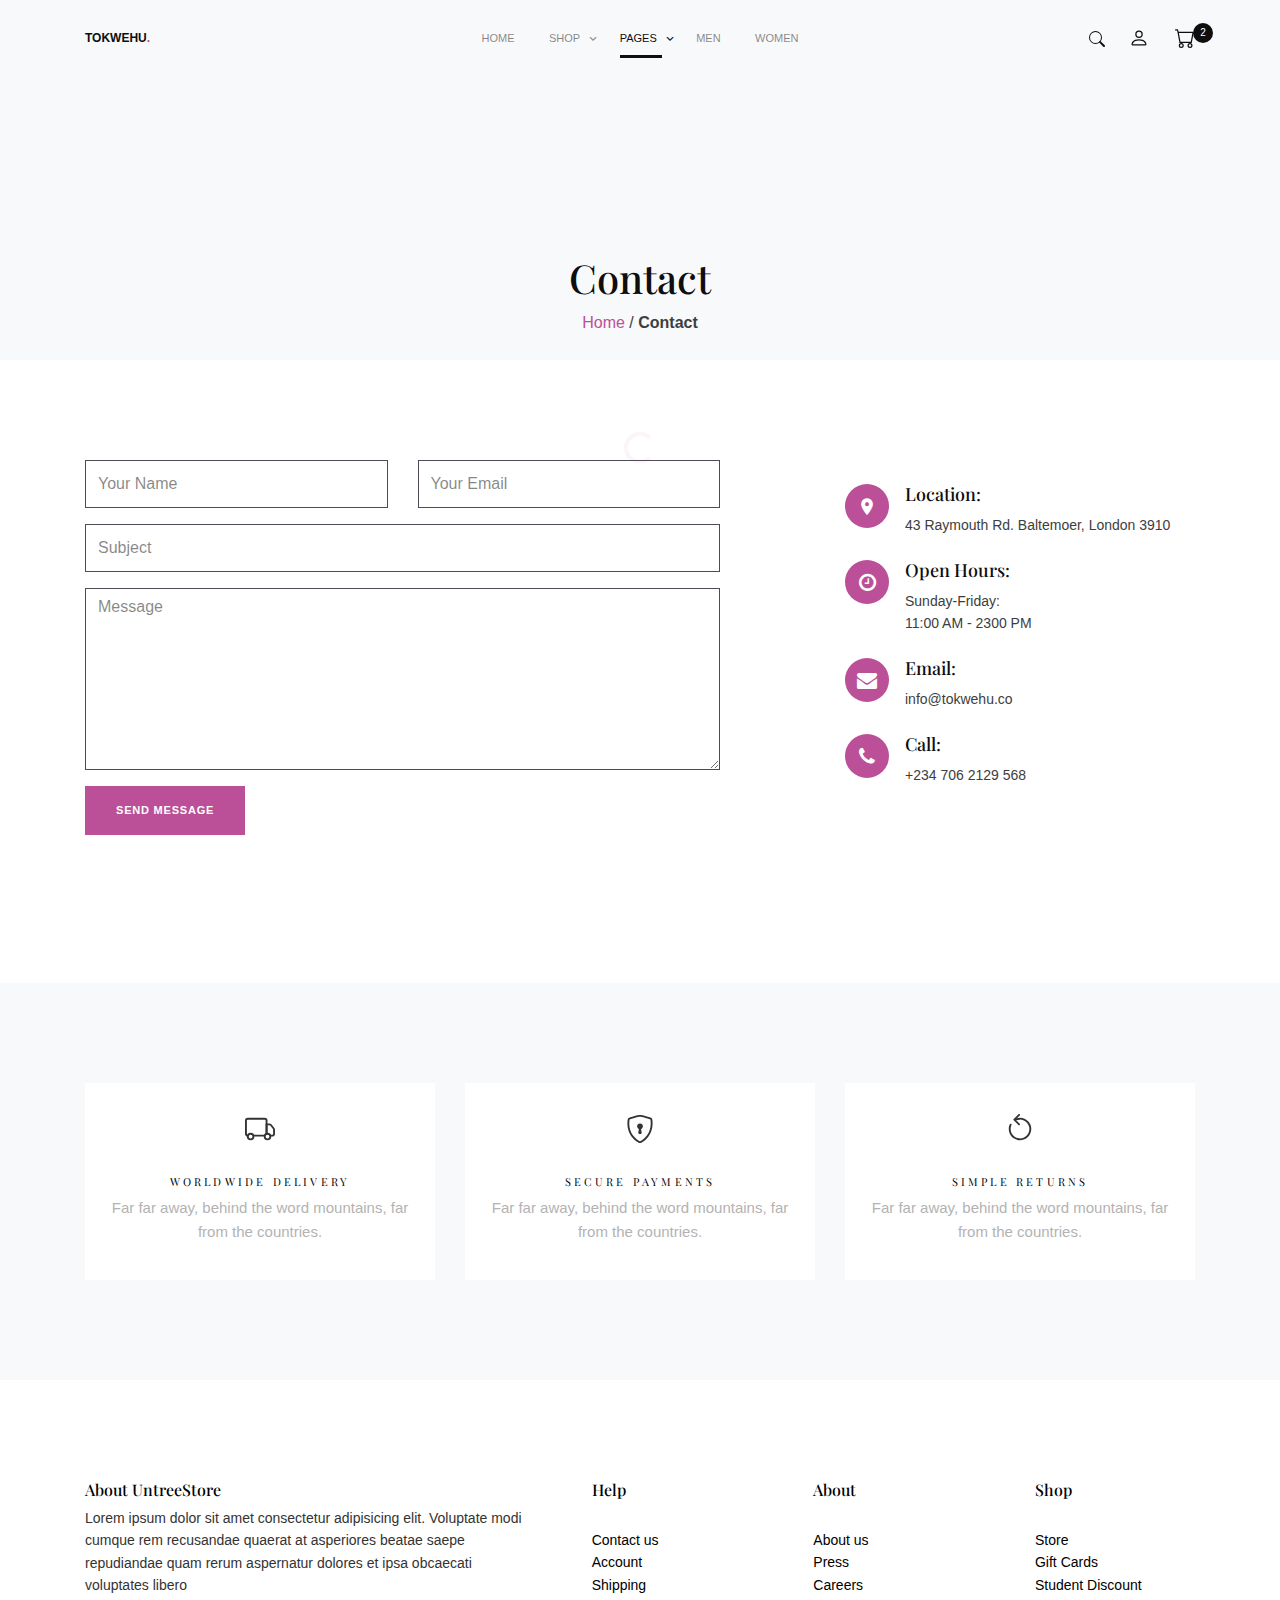
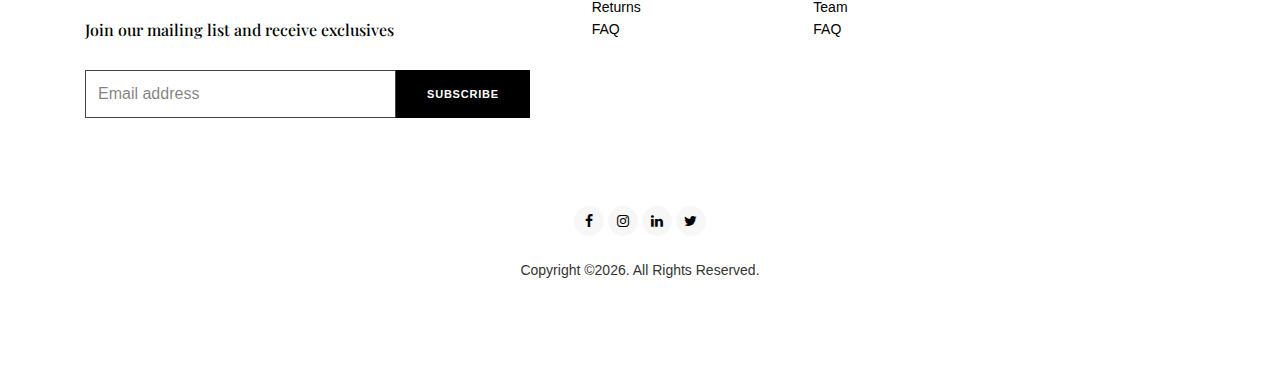
<file: tokwehu/contact.html>
<!-- /*
* Template Name: UntreeStore
* Template Author: Untree.co
* Author URI: https://untree.co/
* License: https://creativecommons.org/licenses/by/3.0/
*/ -->
<!doctype html>
<html lang="en">

<head>
  <meta charset="utf-8">
  <meta name="viewport" content="width=device-width, initial-scale=1, shrink-to-fit=no">
  <meta name="description" content="" />
  <meta name="keywords" content="" />

  <link rel="preconnect" href="https://fonts.googleapis.com">
  <link rel="preconnect" href="https://fonts.gstatic.com" crossorigin>
  <link href="https://fonts.googleapis.com/css2?family=Mulish:ital,wght@0,300;0,400;0,700;1,700&family=Playfair+Display:ital,wght@0,400;0,700;1,400;1,700&display=swap" rel="stylesheet">


  <link rel="stylesheet" href="css/bootstrap.min.css">
  <link rel="stylesheet" href="css/animate.min.css">
  <link rel="stylesheet" href="css/owl.carousel.min.css">
  <link rel="stylesheet" href="css/owl.theme.default.min.css">
  <link rel="stylesheet" href="css/jquery.fancybox.min.css">
  <link rel="stylesheet" href="fonts/icomoon/style.css">
  <link rel="stylesheet" href="fonts/flaticon/font/flaticon.css">
  <link rel="stylesheet" href="css/aos.css">
  <link rel="stylesheet" href="css/style.css">

  <title>Contact</title>
</head>

<body>

  <div class="search-form" id="search-form">
    <form action="">
      <input type="search" class="form-control" placeholder="Enter keyword to search...">
      <button class="button">
        <svg width="1em" height="1em" viewBox="0 0 16 16" class="bi bi-search" fill="currentColor" xmlns="http://www.w3.org/2000/svg">
          <path fill-rule="evenodd" d="M10.442 10.442a1 1 0 0 1 1.415 0l3.85 3.85a1 1 0 0 1-1.414 1.415l-3.85-3.85a1 1 0 0 1 0-1.415z"/>
          <path fill-rule="evenodd" d="M6.5 12a5.5 5.5 0 1 0 0-11 5.5 5.5 0 0 0 0 11zM13 6.5a6.5 6.5 0 1 1-13 0 6.5 6.5 0 0 1 13 0z"/>
        </svg>
      </button>
      <button class="button">
        <div class="close-search">
          <span class="icofont-close js-close-search"></span>
        </div>
      </button>

    </form>
  </div>

  <div class="site-mobile-menu">
    <div class="site-mobile-menu-header">
      <div class="site-mobile-menu-close">
        <span class="icofont-close js-menu-toggle"></span>
      </div>
    </div>
    <div class="site-mobile-menu-body"></div>
  </div>



  <nav class="site-nav mb-5">
    <div class="sticky-nav js-sticky-header">

      <div class="container position-relative">
        <div class="site-navigation text-center dark">
          <a href="/index.html" class="logo menu-absolute m-0">Tokwehu<span class="text-primary">.</span></a>

          <ul class="js-clone-nav pl-0 d-none d-lg-inline-block site-menu">
            <li><a href="/tokwehu/index.html">Home</a></li>
            <li class="has-children">
              <a href="shop.html">Shop</a>
              <ul class="dropdown">
                <li><a href="/tokwehu/shop.html">Shop</a></li>
                <li><a href="#">T-Shirt</a></li>
                <li><a href="#">Underware</a></li>
                <li><a href="#">Clothing</a></li>
                <li><a href="#">Watches</a></li>
                <li><a href="#">Shoes</a></li>
              </ul>
            </li>
            <li class="has-children active">
              <a href="#">Pages</a>
              <ul class="dropdown">
                <li><a href="about.html">About</a></li>
                <li class="active"><a href="contact.html">Contact</a></li>
                <li><a href="cart.html">Cart</a></li>
                <li><a href="checkout.html">Checkout</a></li>
                
                <li class="has-children">
                  <a href="#">Menu Two</a>
                  <ul class="dropdown">
                    <li><a href="#">T-Shirt</a></li>
                    <li><a href="#">Underware</a></li>
                    <li><a href="#">Clothing</a></li>
                    <li><a href="#">Watches</a></li>
                    <li><a href="#">Shoes</a></li>

                  </ul>
                </li>
                <li><a href="#">Menu Three</a></li>
              </ul>
            </li>

            <li><a href="shop.html">Men</a></li>
            <li><a href="shop.html">Women</a></li>
            
          </ul>




          <div class="menu-icons">

            <a href="#" class="btn-custom-search" id="btn-search">
              <svg width="1em" height="1em" viewBox="0 0 16 16" class="bi bi-search" fill="currentColor" xmlns="http://www.w3.org/2000/svg">
                <path fill-rule="evenodd" d="M10.442 10.442a1 1 0 0 1 1.415 0l3.85 3.85a1 1 0 0 1-1.414 1.415l-3.85-3.85a1 1 0 0 1 0-1.415z"/>
                <path fill-rule="evenodd" d="M6.5 12a5.5 5.5 0 1 0 0-11 5.5 5.5 0 0 0 0 11zM13 6.5a6.5 6.5 0 1 1-13 0 6.5 6.5 0 0 1 13 0z"/>
              </svg>
            </a>

            <a href="#" class="user-profile">
              <svg width="1em" height="1em" viewBox="0 0 16 16" class="bi bi-person" fill="currentColor" xmlns="http://www.w3.org/2000/svg">
                <path fill-rule="evenodd" d="M13 14s1 0 1-1-1-4-6-4-6 3-6 4 1 1 1 1h10zm-9.995-.944v-.002.002zM3.022 13h9.956a.274.274 0 0 0 .014-.002l.008-.002c-.001-.246-.154-.986-.832-1.664C11.516 10.68 10.289 10 8 10c-2.29 0-3.516.68-4.168 1.332-.678.678-.83 1.418-.832 1.664a1.05 1.05 0 0 0 .022.004zm9.974.056v-.002.002zM8 7a2 2 0 1 0 0-4 2 2 0 0 0 0 4zm3-2a3 3 0 1 1-6 0 3 3 0 0 1 6 0z"/>
              </svg>
            </a>

            <a href="cart.html" class="cart">
              <span class="item-in-cart">2</span>
              <svg width="1em" height="1em" viewBox="0 0 16 16" class="bi bi-cart" fill="currentColor" xmlns="http://www.w3.org/2000/svg">
                <path fill-rule="evenodd" d="M0 1.5A.5.5 0 0 1 .5 1H2a.5.5 0 0 1 .485.379L2.89 3H14.5a.5.5 0 0 1 .491.592l-1.5 8A.5.5 0 0 1 13 12H4a.5.5 0 0 1-.491-.408L2.01 3.607 1.61 2H.5a.5.5 0 0 1-.5-.5zM3.102 4l1.313 7h8.17l1.313-7H3.102zM5 12a2 2 0 1 0 0 4 2 2 0 0 0 0-4zm7 0a2 2 0 1 0 0 4 2 2 0 0 0 0-4zm-7 1a1 1 0 1 0 0 2 1 1 0 0 0 0-2zm7 0a1 1 0 1 0 0 2 1 1 0 0 0 0-2z"/>
              </svg>
            </a>

          </div>

          <a href="#" class="burger ml-auto float-right site-menu-toggle js-menu-toggle d-inline-block d-lg-none" data-toggle="collapse" data-target="#main-navbar">
            <span></span>
          </a>

        </div>
      </div>
    </div>
  </nav>


  <div class="page-heading bg-light">
    <div class="container">
      <div class="row align-items-end text-center">
        <div class="col-lg-7 mx-auto">
          <h1>Contact</h1>  
          <p class="mb-4"><a href="index.html">Home</a> / <strong>Contact</strong></p>        
        </div>
      </div>
    </div>
  </div>

  

  <div class="untree_co-section">
    <div class="container">

      <div class="row mb-5">
        <div class="col-lg-4 mb-5 order-2 mb-lg-0" data-aos="fade-up" data-aos-delay="100">
          <div class="contact-info">

            <div class="address mt-4">
              <i class="icon-room"></i>
              <h4 class="mb-2">Location:</h4>
              <p>43 Raymouth Rd. Baltemoer, London 3910</p>
            </div>

            <div class="open-hours mt-4">
              <i class="icon-clock-o"></i>
              <h4 class="mb-2">Open Hours:</h4>
              <p>
                Sunday-Friday:<br>
                11:00 AM - 2300 PM
              </p>
            </div>

            <div class="email mt-4">
              <i class="icon-envelope"></i>
              <h4 class="mb-2">Email:</h4>
              <p>info@tokwehu.co</p>
            </div>

            <div class="phone mt-4">
              <i class="icon-phone"></i>
              <h4 class="mb-2">Call:</h4>
              <p>+234 706 2129 568</p>
            </div>

          </div>
        </div>
        <div class="col-lg-7 mr-auto order-1" data-aos="fade-up" data-aos-delay="200">
          <form action="#">
            <div class="row">
              <div class="col-6 mb-3">
                <input type="text" class="form-control" placeholder="Your Name">
              </div>
              <div class="col-6 mb-3">
                <input type="email" class="form-control" placeholder="Your Email">
              </div>
              <div class="col-12 mb-3">
                <input type="text" class="form-control" placeholder="Subject">
              </div>
              <div class="col-12 mb-3">
                <textarea name="" id="" cols="30" rows="7" class="form-control" placeholder="Message"></textarea>
              </div>

              <div class="col-12">
                <input type="submit" value="Send Message" class="btn btn-primary">
              </div>
            </div>
          </form>
        </div>
      </div>

      
    </div>
  </div> <!-- /.untree_co-section -->

  <div class="untree_co-section bg-light">
    <div class="container">
      <div class="row align-items-stretch">
        <div class="col-12 col-sm-6 col-md-4 mb-3 mb-md-0">
          <div class="feature h-100">
            <div class="icon mb-4">
              <svg width="1em" height="1em" viewBox="0 0 16 16" class="bi bi-truck" fill="currentColor" xmlns="http://www.w3.org/2000/svg">
                <path fill-rule="evenodd" d="M0 3.5A1.5 1.5 0 0 1 1.5 2h9A1.5 1.5 0 0 1 12 3.5v7h-1v-7a.5.5 0 0 0-.5-.5h-9a.5.5 0 0 0-.5.5v7a.5.5 0 0 0 .5.5v1A1.5 1.5 0 0 1 0 10.5v-7zM4.5 11h6v1h-6v-1z"/>
                <path fill-rule="evenodd" d="M11 5h2.02a1.5 1.5 0 0 1 1.17.563l1.481 1.85a1.5 1.5 0 0 1 .329.938V10.5a1.5 1.5 0 0 1-1.5 1.5h-1v-1h1a.5.5 0 0 0 .5-.5V8.35a.5.5 0 0 0-.11-.312l-1.48-1.85A.5.5 0 0 0 13.02 6H12v4.5h-1V5zm-8 8a1 1 0 1 0 0-2 1 1 0 0 0 0 2zm0 1a2 2 0 1 0 0-4 2 2 0 0 0 0 4z"/>
                <path fill-rule="evenodd" d="M12 13a1 1 0 1 0 0-2 1 1 0 0 0 0 2zm0 1a2 2 0 1 0 0-4 2 2 0 0 0 0 4z"/>
              </svg>
            </div>
            <h3>Worldwide Delivery</h3>
            <p>Far far away, behind the word mountains, far from the countries.</p>
          </div>
        </div>
        <div class="col-12 col-sm-6 col-md-4 mb-3 mb-md-0">
          <div class="feature h-100">
            <div class="icon mb-4">
              <svg width="1em" height="1em" viewBox="0 0 16 16" class="bi bi-shield-lock" fill="currentColor" xmlns="http://www.w3.org/2000/svg">
                <path fill-rule="evenodd" d="M5.443 1.991a60.17 60.17 0 0 0-2.725.802.454.454 0 0 0-.315.366C1.87 7.056 3.1 9.9 4.567 11.773c.736.94 1.533 1.636 2.197 2.093.333.228.626.394.857.5.116.053.21.089.282.11A.73.73 0 0 0 8 14.5c.007-.001.038-.005.097-.023.072-.022.166-.058.282-.111.23-.106.525-.272.857-.5a10.197 10.197 0 0 0 2.197-2.093C12.9 9.9 14.13 7.056 13.597 3.159a.454.454 0 0 0-.315-.366c-.626-.2-1.682-.526-2.725-.802C9.491 1.71 8.51 1.5 8 1.5c-.51 0-1.49.21-2.557.491zm-.256-.966C6.23.749 7.337.5 8 .5c.662 0 1.77.249 2.813.525a61.09 61.09 0 0 1 2.772.815c.528.168.926.623 1.003 1.184.573 4.197-.756 7.307-2.367 9.365a11.191 11.191 0 0 1-2.418 2.3 6.942 6.942 0 0 1-1.007.586c-.27.124-.558.225-.796.225s-.526-.101-.796-.225a6.908 6.908 0 0 1-1.007-.586 11.192 11.192 0 0 1-2.417-2.3C2.167 10.331.839 7.221 1.412 3.024A1.454 1.454 0 0 1 2.415 1.84a61.11 61.11 0 0 1 2.772-.815z"/>
                <path d="M9.5 6.5a1.5 1.5 0 1 1-3 0 1.5 1.5 0 0 1 3 0z"/>
                <path d="M7.411 8.034a.5.5 0 0 1 .493-.417h.156a.5.5 0 0 1 .492.414l.347 2a.5.5 0 0 1-.493.585h-.835a.5.5 0 0 1-.493-.582l.333-2z"/>
              </svg>
            </div>
            <h3>Secure Payments</h3>
            <p>Far far away, behind the word mountains, far from the countries.</p>
          </div>
        </div>
        <div class="col-12 col-sm-6 col-md-4 mb-3 mb-md-0">
          <div class="feature h-100">
            <div class="icon mb-4">
              <svg width="1em" height="1em" viewBox="0 0 16 16" class="bi bi-arrow-counterclockwise" fill="currentColor" xmlns="http://www.w3.org/2000/svg">
                <path fill-rule="evenodd" d="M12.83 6.706a5 5 0 0 0-7.103-3.16.5.5 0 1 1-.454-.892A6 6 0 1 1 2.545 5.5a.5.5 0 1 1 .91.417 5 5 0 1 0 9.375.789z"/>
                <path fill-rule="evenodd" d="M7.854.146a.5.5 0 0 0-.708 0l-2.5 2.5a.5.5 0 0 0 0 .708l2.5 2.5a.5.5 0 1 0 .708-.708L5.707 3 7.854.854a.5.5 0 0 0 0-.708z"/>
              </svg>
            </div>
            <h3>Simple Returns</h3>
            <p>Far far away, behind the word mountains, far from the countries.</p>
          </div>
        </div>
      </div>
    </div>
  </div> <!-- /.untree_co-section -->

  <div class="site-footer">


    <div class="container">
      <div class="row justify-content-between">
        <div class="col-lg-5">
          <div class="widget mb-4">
            <h3 class="mb-2">About UntreeStore</h3>
            <p>Lorem ipsum dolor sit amet consectetur adipisicing elit. Voluptate modi cumque rem recusandae quaerat at asperiores beatae saepe repudiandae quam rerum aspernatur dolores et ipsa obcaecati voluptates libero</p>
          </div>
          <div class="widget">
            <h3>Join our mailing list and receive exclusives</h3>
            <form action="#" class="subscribe">
              <div class="d-flex">
                <input type="email" class="form-control" placeholder="Email address">
                <input type="submit" class="btn btn-black" value="Subscribe">
              </div>
            </form>

            
          </div>
        </div>
        <div class="col-lg-2">
          <div class="widget">
            <h3>Help</h3> 
            <ul class="list-unstyled">
              <li><a href="#">Contact us</a></li>
              <li><a href="#">Account</a></li>
              <li><a href="#">Shipping</a></li>
              <li><a href="#">Returns</a></li>
              <li><a href="#">FAQ</a></li>   
            </ul>
          </div>
        </div>
        <div class="col-lg-2">
          <div class="widget">
            <h3>About</h3>
            <ul class="list-unstyled">
              <li><a href="#">About us</a></li>
              <li><a href="#">Press</a></li>
              <li><a href="#">Careers</a></li>
              <li><a href="#">Team</a></li>
              <li><a href="#">FAQ</a></li>   
            </ul>
          </div>
        </div>
        <div class="col-lg-2">
          <div class="widget">
            <h3>Shop</h3>
            <ul class="list-unstyled">
              <li><a href="#">Store</a></li>
              <li><a href="#">Gift Cards</a></li>
              <li><a href="#">Student Discount</a></li>
            </ul>
          </div>
        </div>
        
      </div>


      <div class="row mt-5">
        <div class="col-12 text-center">
          <ul class="list-unstyled social">
            <li><a href="#"><span class="icon-facebook"></span></a></li>
            <li><a href="#"><span class="icon-instagram"></span></a></li>
            <li><a href="#"><span class="icon-linkedin"></span></a></li>
            <li><a href="#"><span class="icon-twitter"></span></a></li>
          </ul>
        </div>
        <div class="col-12 text-center copyright">
          <p>Copyright &copy;<script>document.write(new Date().getFullYear());</script>. All Rights Reserved. <!-- License information: https://untree.co/license/ -->
          </p>

        </div>
      </div>
    </div> <!-- /.container -->
  </div> <!-- /.site-footer -->

  <div id="overlayer"></div>
  <div class="loader">
    <div class="spinner-border" role="status">
      <span class="sr-only">Loading...</span>
    </div>
  </div>

  <script src="js/jquery-3.4.1.min.js"></script>
  <script src="js/popper.min.js"></script>
  <script src="js/bootstrap.min.js"></script>
  <script src="js/owl.carousel.min.js"></script>
  <script src="js/jquery.animateNumber.min.js"></script>
  <script src="js/jquery.waypoints.min.js"></script>
  <script src="js/jquery.fancybox.min.js"></script>
  <script src="js/jquery.sticky.js"></script>
  <script src="js/aos.js"></script>
  <script src="js/custom.js"></script>
  
</body>

</html>
</file>
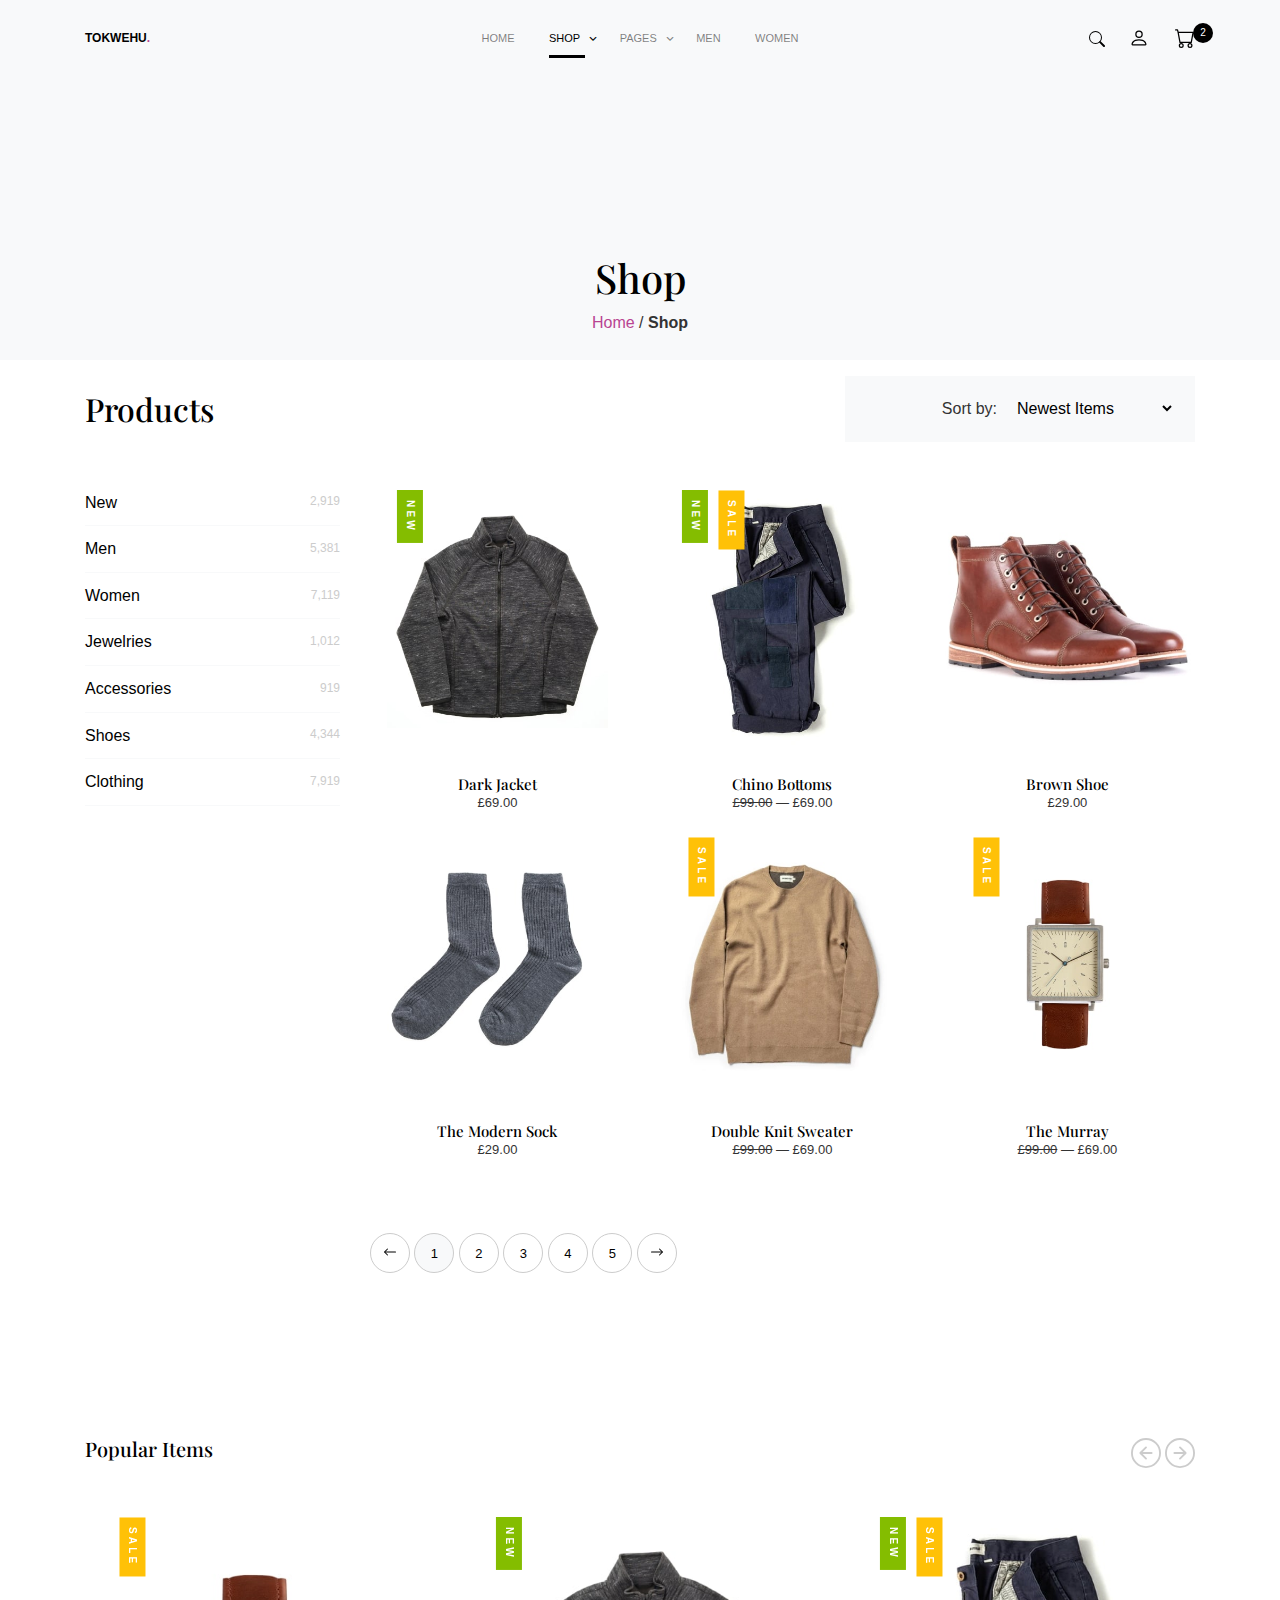
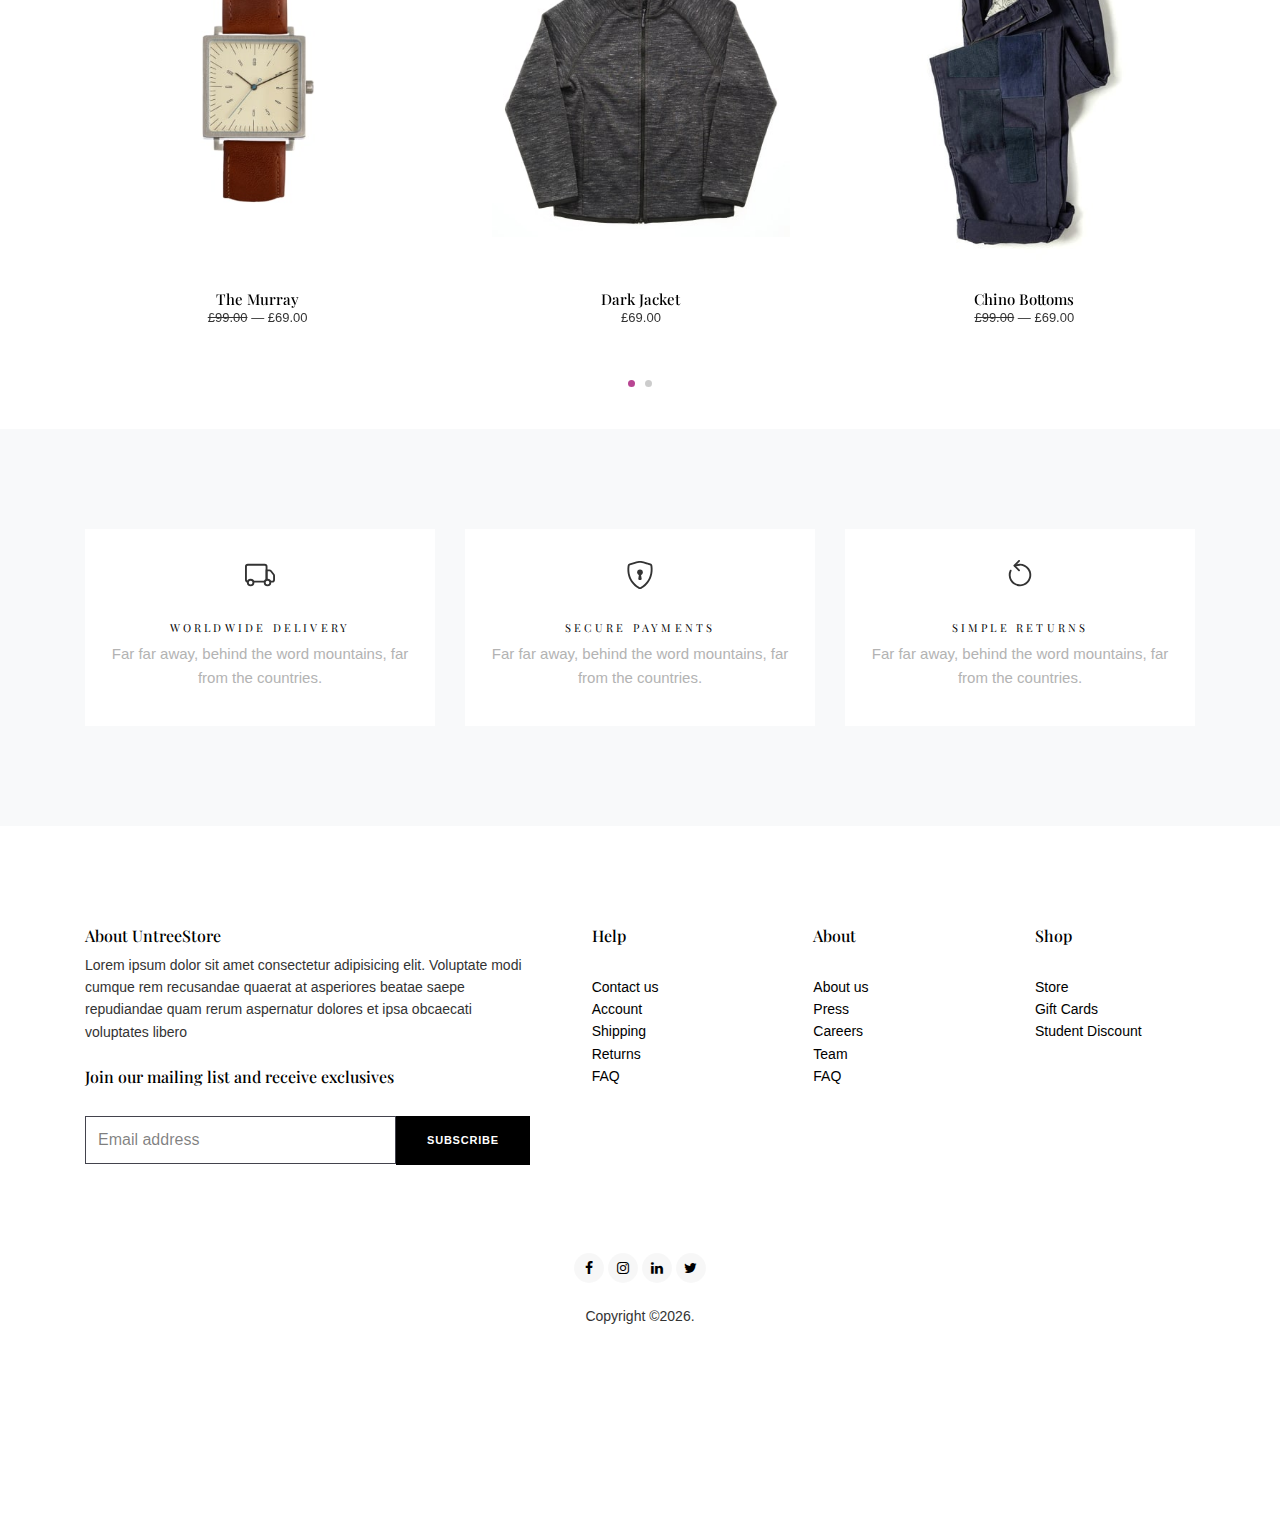
<file: tokwehu/shop.html>
<!-- /*
* Template Name: UntreeStore
* Template Author: Untree.co
* Author URI: https://untree.co/
* License: https://creativecommons.org/licenses/by/3.0/
*/ -->
<!doctype html>
<html lang="en">

<head>
  <meta charset="utf-8">
  <meta name="viewport" content="width=device-width, initial-scale=1, shrink-to-fit=no">

  <meta name="description" content="" />
  <meta name="keywords" content="" />

  <link rel="preconnect" href="https://fonts.googleapis.com">
  <link rel="preconnect" href="https://fonts.gstatic.com" crossorigin>
  <link href="https://fonts.googleapis.com/css2?family=Mulish:ital,wght@0,300;0,400;0,700;1,700&family=Playfair+Display:ital,wght@0,400;0,700;1,400;1,700&display=swap" rel="stylesheet">


  <link rel="stylesheet" href="css/bootstrap.min.css">
  <link rel="stylesheet" href="css/animate.min.css">
  <link rel="stylesheet" href="css/owl.carousel.min.css">
  <link rel="stylesheet" href="css/owl.theme.default.min.css">
  <link rel="stylesheet" href="css/jquery.fancybox.min.css">
  <link rel="stylesheet" href="fonts/icomoon/style.css">
  <link rel="stylesheet" href="fonts/flaticon/font/flaticon.css">
  <link rel="stylesheet" href="css/aos.css">
  <link rel="stylesheet" href="css/style.css">

  <title>Shop</title>
</head>

<body>

  <div class="search-form" id="search-form">
    <form action="">
      <input type="search" class="form-control" placeholder="Enter keyword to search...">
      <button class="button">
        <svg width="1em" height="1em" viewBox="0 0 16 16" class="bi bi-search" fill="currentColor" xmlns="http://www.w3.org/2000/svg">
          <path fill-rule="evenodd" d="M10.442 10.442a1 1 0 0 1 1.415 0l3.85 3.85a1 1 0 0 1-1.414 1.415l-3.85-3.85a1 1 0 0 1 0-1.415z"/>
          <path fill-rule="evenodd" d="M6.5 12a5.5 5.5 0 1 0 0-11 5.5 5.5 0 0 0 0 11zM13 6.5a6.5 6.5 0 1 1-13 0 6.5 6.5 0 0 1 13 0z"/>
        </svg>
      </button>
      <button class="button">
        <div class="close-search">
          <span class="icofont-close js-close-search"></span>
        </div>
      </button>

    </form>
  </div>

  <div class="site-mobile-menu">
    <div class="site-mobile-menu-header">
      <div class="site-mobile-menu-close">
        <span class="icofont-close js-menu-toggle"></span>
      </div>
    </div>
    <div class="site-mobile-menu-body"></div>
  </div>



  <nav class="site-nav mb-5">
    <div class="sticky-nav js-sticky-header">

      <div class="container position-relative">
        <div class="site-navigation text-center dark">
          <a href="/index.html" class="logo menu-absolute m-0">Tokwehu<span class="text-primary">.</span></a>

          <ul class="js-clone-nav pl-0 d-none d-lg-inline-block site-menu">
            <li><a href="/tokwehu/index.html">Home</a></li>
            <li class="has-children active">
              <a href="shop.html">Shop</a>
              <ul class="dropdown">
                <li><a href="/tokwehu/shop.html">Shop</a></li>
                <li><a href="#">T-Shirt</a></li>
                <li><a href="#">Underware</a></li>
                <li><a href="#">Clothing</a></li>
                <li><a href="#">Watches</a></li>
                <li><a href="#">Shoes</a></li>
              </ul>
            </li>
            <li class="has-children">
              <a href="#">Pages</a>
              <ul class="dropdown">
                <li><a href="about.html">About</a></li>
                <li><a href="contact.html">Contact</a></li>
                <li><a href="cart.html">Cart</a></li>
                <li><a href="checkout.html">Checkout</a></li>
                
                <li class="has-children">
                  <a href="#">Menu Two</a>
                  <ul class="dropdown">
                    <li><a href="#">T-Shirt</a></li>
                    <li><a href="#">Underware</a></li>
                    <li><a href="#">Clothing</a></li>
                    <li><a href="#">Watches</a></li>
                    <li><a href="#">Shoes</a></li>

                  </ul>
                </li>
                <li><a href="#">Menu Three</a></li>
              </ul>
            </li>

            <li><a href="shop.html">Men</a></li>
            <li><a href="shop.html">Women</a></li>
            
          </ul>




          <div class="menu-icons">

            <a href="#" class="btn-custom-search" id="btn-search">
              <svg width="1em" height="1em" viewBox="0 0 16 16" class="bi bi-search" fill="currentColor" xmlns="http://www.w3.org/2000/svg">
                <path fill-rule="evenodd" d="M10.442 10.442a1 1 0 0 1 1.415 0l3.85 3.85a1 1 0 0 1-1.414 1.415l-3.85-3.85a1 1 0 0 1 0-1.415z"/>
                <path fill-rule="evenodd" d="M6.5 12a5.5 5.5 0 1 0 0-11 5.5 5.5 0 0 0 0 11zM13 6.5a6.5 6.5 0 1 1-13 0 6.5 6.5 0 0 1 13 0z"/>
              </svg>
            </a>

            <a href="#" class="user-profile">
              <svg width="1em" height="1em" viewBox="0 0 16 16" class="bi bi-person" fill="currentColor" xmlns="http://www.w3.org/2000/svg">
                <path fill-rule="evenodd" d="M13 14s1 0 1-1-1-4-6-4-6 3-6 4 1 1 1 1h10zm-9.995-.944v-.002.002zM3.022 13h9.956a.274.274 0 0 0 .014-.002l.008-.002c-.001-.246-.154-.986-.832-1.664C11.516 10.68 10.289 10 8 10c-2.29 0-3.516.68-4.168 1.332-.678.678-.83 1.418-.832 1.664a1.05 1.05 0 0 0 .022.004zm9.974.056v-.002.002zM8 7a2 2 0 1 0 0-4 2 2 0 0 0 0 4zm3-2a3 3 0 1 1-6 0 3 3 0 0 1 6 0z"/>
              </svg>
            </a>

            <a href="cart.html" class="cart">
              <span class="item-in-cart">2</span>
              <svg width="1em" height="1em" viewBox="0 0 16 16" class="bi bi-cart" fill="currentColor" xmlns="http://www.w3.org/2000/svg">
                <path fill-rule="evenodd" d="M0 1.5A.5.5 0 0 1 .5 1H2a.5.5 0 0 1 .485.379L2.89 3H14.5a.5.5 0 0 1 .491.592l-1.5 8A.5.5 0 0 1 13 12H4a.5.5 0 0 1-.491-.408L2.01 3.607 1.61 2H.5a.5.5 0 0 1-.5-.5zM3.102 4l1.313 7h8.17l1.313-7H3.102zM5 12a2 2 0 1 0 0 4 2 2 0 0 0 0-4zm7 0a2 2 0 1 0 0 4 2 2 0 0 0 0-4zm-7 1a1 1 0 1 0 0 2 1 1 0 0 0 0-2zm7 0a1 1 0 1 0 0 2 1 1 0 0 0 0-2z"/>
              </svg>
            </a>

          </div>

          <a href="#" class="burger ml-auto float-right site-menu-toggle js-menu-toggle d-inline-block d-lg-none" data-toggle="collapse" data-target="#main-navbar">
            <span></span>
          </a>

        </div>
      </div>
    </div>
  </nav>


  <div class="page-heading bg-light">
    <div class="container">
      <div class="row align-items-end text-center">
        <div class="col-lg-7 mx-auto">
          <h1>Shop</h1>  
          <p class="mb-4"><a href="index.html">Home</a> / <strong>Shop</strong></p>        
        </div>
      </div>
    </div>
  </div>

  <div class="untree_co-section pt-3">
    <div class="container">

      <div class="row align-items-center mb-5">
        <div class="col-lg-8">
          <h2 class="mb-3 mb-lg-0">Products</h2>
        </div>
        <div class="col-lg-4">

          <div class="d-flex sort align-items-center justify-content-lg-end">
            <strong class="mr-3">Sort by:</strong>
            <form action="#">
              <select class="" required>
                <option value="">Newest Items</option>
                <option value="1">Best Selling</option>
                <option value="2">Price: Ascending</option>
                <option value="2">Price: Descending</option>
                <option value="3">Rating(High to Low)</option>
              </select>
            </form>
          </div>
        </div>
      </div>

      <div class="row">

        <div class="col-md-3">
          <ul class="list-unstyled categories">
            <li><a href="#">New <span>2,919</span></a></li>
            <li><a href="#">Men <span>5,381</span></a></li>
            <li><a href="#">Women <span>7,119</span></a></li>
            <li><a href="#">Jewelries <span>1,012</span></a></li>
            <li><a href="#">Accessories <span>919</span></a></li>
            <li><a href="#">Shoes <span>4,344</span></a></li>
            <li><a href="#">Clothing <span>7,919</span></a></li>
          </ul>
        </div>
        <div class="col-md-9">
          <div class="row">
            <div class="col-6 col-sm-6 col-md-6 mb-4 col-lg-4">
              <div class="product-item">
                <a href="#" class="product-img">

                  <div class="label new top-right">
                    <div class='content'>New</div>
                  </div>


                  <img src="images/products/jacket-1-min.jpg" alt="Image" class="img-fluid">
                </a>
                <h3 class="title"><a href="#">Dark Jacket</a></h3>
                <div class="price">
                  <span>£69.00</span>
                </div>
              </div>
            </div>

            <div class="col-6 col-sm-6 col-md-6 mb-4 col-lg-4">
              <div class="product-item">
                <a href="#" class="product-img">
                  <div class="label new top-right">
                    <div class='content'>New</div>
                  </div>

                  <div class="label sale top-right second">
                    <div class='content'>Sale</div>
                  </div>
                  <img src="images/products/bottoms-1-min.jpg" alt="Image" class="img-fluid">
                </a>
                <h3 class="title"><a href="#">Chino Bottoms</a></h3>
                <div class="price">
                  <del>£99.00</del> &mdash; <span>£69.00</span>
                </div>
              </div>
            </div>

            <div class="col-6 col-sm-6 col-md-6 mb-4 col-lg-4">
              <div class="product-item">
                <a href="#" class="product-img">
                  <img src="images/products/shoe-1-min.jpg" alt="Image" class="img-fluid">
                </a>
                <h3 class="title"><a href="#">Brown Shoe</a></h3>
                <div class="price">
                  <span>£29.00</span>
                </div>
              </div>
            </div>

            <div class="col-6 col-sm-6 col-md-6 mb-4 col-lg-4">
              <div class="product-item">
                <a href="#" class="product-img">
                  <img src="images/products/sock-1-min.jpg" alt="Image" class="img-fluid">
                </a>
                <h3 class="title"><a href="#">The Modern Sock</a></h3>
                <div class="price">
                  <span>£29.00</span>
                </div>
              </div>
            </div>

            <div class="col-6 col-sm-6 col-md-6 mb-4 col-lg-4">
              <div class="product-item">
                <a href="#" class="product-img">
                  <div class="label sale top-right">
                    <div class='content'>Sale</div>
                  </div>
                  <img src="images/products/sweater-2-min.jpg" alt="Image" class="img-fluid">
                </a>
                <h3 class="title"><a href="#">Double Knit Sweater</a></h3>
                <div class="price">
                  <del>£99.00</del> &mdash; <span>£69.00</span>
                </div>
              </div>
            </div>

            <div class="col-6 col-sm-6 col-md-6 mb-4 col-lg-4">
              <div class="product-item">
                <a href="#" class="product-img">
                  <div class="label sale top-right">
                    <div class='content'>Sale</div>
                  </div>
                  <img src="images/products/watch-1-min.jpg" alt="Image" class="img-fluid">
                </a>
                <h3 class="title"><a href="#">The Murray</a></h3>
                <div class="price">
                  <del>£99.00</del> &mdash; <span>£69.00</span>
                </div>
              </div>
            </div>
          </div>

          <div class="row mt-5 pb-5">
            <div class="col-lg-12">
              <div class="custom-pagination">
                <ul class="list-unstyled">
                  <li>
                    <a href="#">
                      <svg width="1em" height="1em" viewBox="0 0 16 16" class="bi bi-arrow-left" fill="currentColor" xmlns="http://www.w3.org/2000/svg">
                        <path fill-rule="evenodd" d="M5.854 4.646a.5.5 0 0 1 0 .708L3.207 8l2.647 2.646a.5.5 0 0 1-.708.708l-3-3a.5.5 0 0 1 0-.708l3-3a.5.5 0 0 1 .708 0z"/>
                        <path fill-rule="evenodd" d="M2.5 8a.5.5 0 0 1 .5-.5h10.5a.5.5 0 0 1 0 1H3a.5.5 0 0 1-.5-.5z"/>
                      </svg>                      
                    </a>
                  </li>
                  <li class="active"><span>1</span></li>
                  <li><a href="#">2</a></li>
                  <li><a href="#">3</a></li>
                  <li><a href="#">4</a></li>
                  <li><a href="#">5</a></li>
                  <li>
                    <a href="#">
                      <svg width="1em" height="1em" viewBox="0 0 16 16" class="bi bi-arrow-right" fill="currentColor" xmlns="http://www.w3.org/2000/svg">
                        <path fill-rule="evenodd" d="M10.146 4.646a.5.5 0 0 1 .708 0l3 3a.5.5 0 0 1 0 .708l-3 3a.5.5 0 0 1-.708-.708L12.793 8l-2.647-2.646a.5.5 0 0 1 0-.708z"/>
                        <path fill-rule="evenodd" d="M2 8a.5.5 0 0 1 .5-.5H13a.5.5 0 0 1 0 1H2.5A.5.5 0 0 1 2 8z"/>
                      </svg>
                    </a>
                  </li>
                </ul>
              </div>
            </div>
          </div>


        </div>
      </div>
    </div> <!-- /.untree_co-section -->

    <div class="untree_co-section">
      <div class="container">
        <div class="row mb-5 align-items-center">
          <div class="col-md-6">
            <h2 class="h3">Popular Items</h2>        
          </div>
          <div class="col-sm-6 carousel-nav text-sm-right">
            <a href="#" class="prev js-custom-prev-v2">
              <svg width="1em" height="1em" viewBox="0 0 16 16" class="bi bi-arrow-left-circle" fill="currentColor" xmlns="http://www.w3.org/2000/svg">
                <path fill-rule="evenodd" d="M8 15A7 7 0 1 0 8 1a7 7 0 0 0 0 14zm0 1A8 8 0 1 0 8 0a8 8 0 0 0 0 16z"/>
                <path fill-rule="evenodd" d="M8.354 11.354a.5.5 0 0 0 0-.708L5.707 8l2.647-2.646a.5.5 0 1 0-.708-.708l-3 3a.5.5 0 0 0 0 .708l3 3a.5.5 0 0 0 .708 0z"/>
                <path fill-rule="evenodd" d="M11.5 8a.5.5 0 0 0-.5-.5H6a.5.5 0 0 0 0 1h5a.5.5 0 0 0 .5-.5z"/>
              </svg>
            </a>
            <a href="#" class="next js-custom-next-v2">
              <svg width="1em" height="1em" viewBox="0 0 16 16" class="bi bi-arrow-right-circle" fill="currentColor" xmlns="http://www.w3.org/2000/svg">
                <path fill-rule="evenodd" d="M8 15A7 7 0 1 0 8 1a7 7 0 0 0 0 14zm0 1A8 8 0 1 0 8 0a8 8 0 0 0 0 16z"/>
                <path fill-rule="evenodd" d="M7.646 11.354a.5.5 0 0 1 0-.708L10.293 8 7.646 5.354a.5.5 0 1 1 .708-.708l3 3a.5.5 0 0 1 0 .708l-3 3a.5.5 0 0 1-.708 0z"/>
                <path fill-rule="evenodd" d="M4.5 8a.5.5 0 0 1 .5-.5h5a.5.5 0 0 1 0 1H5a.5.5 0 0 1-.5-.5z"/>
              </svg>
            </a>
          </div>
        </div> <!-- /.heading -->
        <div class="owl-3-slider owl-carousel">
          <div class="item">
            <div class="product-item">
              <a href="#" class="product-img">
                <div class="label sale top-right">
                  <div class='content'>Sale</div>
                </div>
                <img src="images/products/watch-1-min.jpg" alt="Image" class="img-fluid">
              </a>
              <h3 class="title"><a href="#">The Murray</a></h3>
              <div class="price">
                <del>£99.00</del> &mdash; <span>£69.00</span>
              </div>
            </div>
          </div> <!-- /.item -->


          <div class="item">
            <div class="product-item">
              <a href="#" class="product-img">

                <div class="label new top-right">
                  <div class='content'>New</div>
                </div>


                <img src="images/products/jacket-1-min.jpg" alt="Image" class="img-fluid">
              </a>
              <h3 class="title"><a href="#">Dark Jacket</a></h3>
              <div class="price">
                <span>£69.00</span>
              </div>
            </div>
          </div> <!-- /.item -->


          <div class="item">
            <div class="product-item">
              <a href="#" class="product-img">
                <div class="label new top-right">
                  <div class='content'>New</div>
                </div>

                <div class="label sale top-right second">
                  <div class='content'>Sale</div>
                </div>
                <img src="images/products/bottoms-1-min.jpg" alt="Image" class="img-fluid">
              </a>
              <h3 class="title"><a href="#">Chino Bottoms</a></h3>
              <div class="price">
                <del>£99.00</del> &mdash; <span>£69.00</span>
              </div>
            </div>
          </div> <!-- /.item -->

          <div class="item">
            <div class="product-item">
              <a href="#" class="product-img">
                <img src="images/products/sock-1-min.jpg" alt="Image" class="img-fluid">
              </a>
              <h3 class="title"><a href="#">The Modern Sock</a></h3>
              <div class="price">
                <span>£29.00</span>
              </div>
            </div>
          </div> <!-- /.item -->

        </div>
      </div> <!-- /.container -->
    </div> <!-- /.untree_co-section -->  

    <div class="untree_co-section bg-light">
      <div class="container">
        <div class="row align-items-stretch">
          <div class="col-12 col-sm-6 col-md-4 mb-3 mb-md-0">
            <div class="feature h-100">
              <div class="icon mb-4">
                <svg width="1em" height="1em" viewBox="0 0 16 16" class="bi bi-truck" fill="currentColor" xmlns="http://www.w3.org/2000/svg">
                  <path fill-rule="evenodd" d="M0 3.5A1.5 1.5 0 0 1 1.5 2h9A1.5 1.5 0 0 1 12 3.5v7h-1v-7a.5.5 0 0 0-.5-.5h-9a.5.5 0 0 0-.5.5v7a.5.5 0 0 0 .5.5v1A1.5 1.5 0 0 1 0 10.5v-7zM4.5 11h6v1h-6v-1z"/>
                  <path fill-rule="evenodd" d="M11 5h2.02a1.5 1.5 0 0 1 1.17.563l1.481 1.85a1.5 1.5 0 0 1 .329.938V10.5a1.5 1.5 0 0 1-1.5 1.5h-1v-1h1a.5.5 0 0 0 .5-.5V8.35a.5.5 0 0 0-.11-.312l-1.48-1.85A.5.5 0 0 0 13.02 6H12v4.5h-1V5zm-8 8a1 1 0 1 0 0-2 1 1 0 0 0 0 2zm0 1a2 2 0 1 0 0-4 2 2 0 0 0 0 4z"/>
                  <path fill-rule="evenodd" d="M12 13a1 1 0 1 0 0-2 1 1 0 0 0 0 2zm0 1a2 2 0 1 0 0-4 2 2 0 0 0 0 4z"/>
                </svg>
              </div>
              <h3>Worldwide Delivery</h3>
              <p>Far far away, behind the word mountains, far from the countries.</p>
            </div>
          </div>
          <div class="col-12 col-sm-6 col-md-4 mb-3 mb-md-0">
            <div class="feature h-100">
              <div class="icon mb-4">
                <svg width="1em" height="1em" viewBox="0 0 16 16" class="bi bi-shield-lock" fill="currentColor" xmlns="http://www.w3.org/2000/svg">
                  <path fill-rule="evenodd" d="M5.443 1.991a60.17 60.17 0 0 0-2.725.802.454.454 0 0 0-.315.366C1.87 7.056 3.1 9.9 4.567 11.773c.736.94 1.533 1.636 2.197 2.093.333.228.626.394.857.5.116.053.21.089.282.11A.73.73 0 0 0 8 14.5c.007-.001.038-.005.097-.023.072-.022.166-.058.282-.111.23-.106.525-.272.857-.5a10.197 10.197 0 0 0 2.197-2.093C12.9 9.9 14.13 7.056 13.597 3.159a.454.454 0 0 0-.315-.366c-.626-.2-1.682-.526-2.725-.802C9.491 1.71 8.51 1.5 8 1.5c-.51 0-1.49.21-2.557.491zm-.256-.966C6.23.749 7.337.5 8 .5c.662 0 1.77.249 2.813.525a61.09 61.09 0 0 1 2.772.815c.528.168.926.623 1.003 1.184.573 4.197-.756 7.307-2.367 9.365a11.191 11.191 0 0 1-2.418 2.3 6.942 6.942 0 0 1-1.007.586c-.27.124-.558.225-.796.225s-.526-.101-.796-.225a6.908 6.908 0 0 1-1.007-.586 11.192 11.192 0 0 1-2.417-2.3C2.167 10.331.839 7.221 1.412 3.024A1.454 1.454 0 0 1 2.415 1.84a61.11 61.11 0 0 1 2.772-.815z"/>
                  <path d="M9.5 6.5a1.5 1.5 0 1 1-3 0 1.5 1.5 0 0 1 3 0z"/>
                  <path d="M7.411 8.034a.5.5 0 0 1 .493-.417h.156a.5.5 0 0 1 .492.414l.347 2a.5.5 0 0 1-.493.585h-.835a.5.5 0 0 1-.493-.582l.333-2z"/>
                </svg>
              </div>
              <h3>Secure Payments</h3>
              <p>Far far away, behind the word mountains, far from the countries.</p>
            </div>
          </div>
          <div class="col-12 col-sm-6 col-md-4 mb-3 mb-md-0">
            <div class="feature h-100">
              <div class="icon mb-4">
                <svg width="1em" height="1em" viewBox="0 0 16 16" class="bi bi-arrow-counterclockwise" fill="currentColor" xmlns="http://www.w3.org/2000/svg">
                  <path fill-rule="evenodd" d="M12.83 6.706a5 5 0 0 0-7.103-3.16.5.5 0 1 1-.454-.892A6 6 0 1 1 2.545 5.5a.5.5 0 1 1 .91.417 5 5 0 1 0 9.375.789z"/>
                  <path fill-rule="evenodd" d="M7.854.146a.5.5 0 0 0-.708 0l-2.5 2.5a.5.5 0 0 0 0 .708l2.5 2.5a.5.5 0 1 0 .708-.708L5.707 3 7.854.854a.5.5 0 0 0 0-.708z"/>
                </svg>
              </div>
              <h3>Simple Returns</h3>
              <p>Far far away, behind the word mountains, far from the countries.</p>
            </div>
          </div>
        </div>
      </div>
    </div> <!-- /.untree_co-section -->

    <div class="site-footer">


      <div class="container">
        <div class="row justify-content-between">
          <div class="col-lg-5">
            <div class="widget mb-4">
              <h3 class="mb-2">About UntreeStore</h3>
              <p>Lorem ipsum dolor sit amet consectetur adipisicing elit. Voluptate modi cumque rem recusandae quaerat at asperiores beatae saepe repudiandae quam rerum aspernatur dolores et ipsa obcaecati voluptates libero</p>
            </div>
            <div class="widget">
              <h3>Join our mailing list and receive exclusives</h3>
              <form action="#" class="subscribe">
                <div class="d-flex">
                  <input type="email" class="form-control" placeholder="Email address">
                  <input type="submit" class="btn btn-black" value="Subscribe">
                </div>
              </form>


            </div>
          </div>
          <div class="col-lg-2">
            <div class="widget">
              <h3>Help</h3> 
              <ul class="list-unstyled">
                <li><a href="#">Contact us</a></li>
                <li><a href="#">Account</a></li>
                <li><a href="#">Shipping</a></li>
                <li><a href="#">Returns</a></li>
                <li><a href="#">FAQ</a></li>   
              </ul>
            </div>
          </div>
          <div class="col-lg-2">
            <div class="widget">
              <h3>About</h3>
              <ul class="list-unstyled">
                <li><a href="#">About us</a></li>
                <li><a href="#">Press</a></li>
                <li><a href="#">Careers</a></li>
                <li><a href="#">Team</a></li>
                <li><a href="#">FAQ</a></li>   
              </ul>
            </div>
          </div>
          <div class="col-lg-2">
            <div class="widget">
              <h3>Shop</h3>
              <ul class="list-unstyled">
                <li><a href="#">Store</a></li>
                <li><a href="#">Gift Cards</a></li>
                <li><a href="#">Student Discount</a></li>
              </ul>
            </div>
          </div>

        </div>


        <div class="row mt-5">
          <div class="col-12 text-center">
            <ul class="list-unstyled social">
              <li><a href="#"><span class="icon-facebook"></span></a></li>
              <li><a href="#"><span class="icon-instagram"></span></a></li>
              <li><a href="#"><span class="icon-linkedin"></span></a></li>
              <li><a href="#"><span class="icon-twitter"></span></a></li>
            </ul>
          </div>
          <div class="col-12 text-center copyright">
            <p>Copyright &copy;<script>document.write(new Date().getFullYear());</script>. <!-- License information: https://untree.co/license/ -->
            </p>

          </div>
        </div>
      </div> <!-- /.container -->
    </div> <!-- /.site-footer -->

    <div id="overlayer"></div>
    <div class="loader">
      <div class="spinner-border" role="status">
        <span class="sr-only">Loading...</span>
      </div>
    </div>

    <script src="js/jquery-3.4.1.min.js"></script>
    <script src="js/popper.min.js"></script>
    <script src="js/bootstrap.min.js"></script>
    <script src="js/owl.carousel.min.js"></script>
    <script src="js/jquery.animateNumber.min.js"></script>
    <script src="js/jquery.waypoints.min.js"></script>
    <script src="js/jquery.fancybox.min.js"></script>
    <script src="js/jquery.sticky.js"></script>
    <script src="js/aos.js"></script>
    <script src="js/custom.js"></script>
    
  </body>

  </html>
</file>
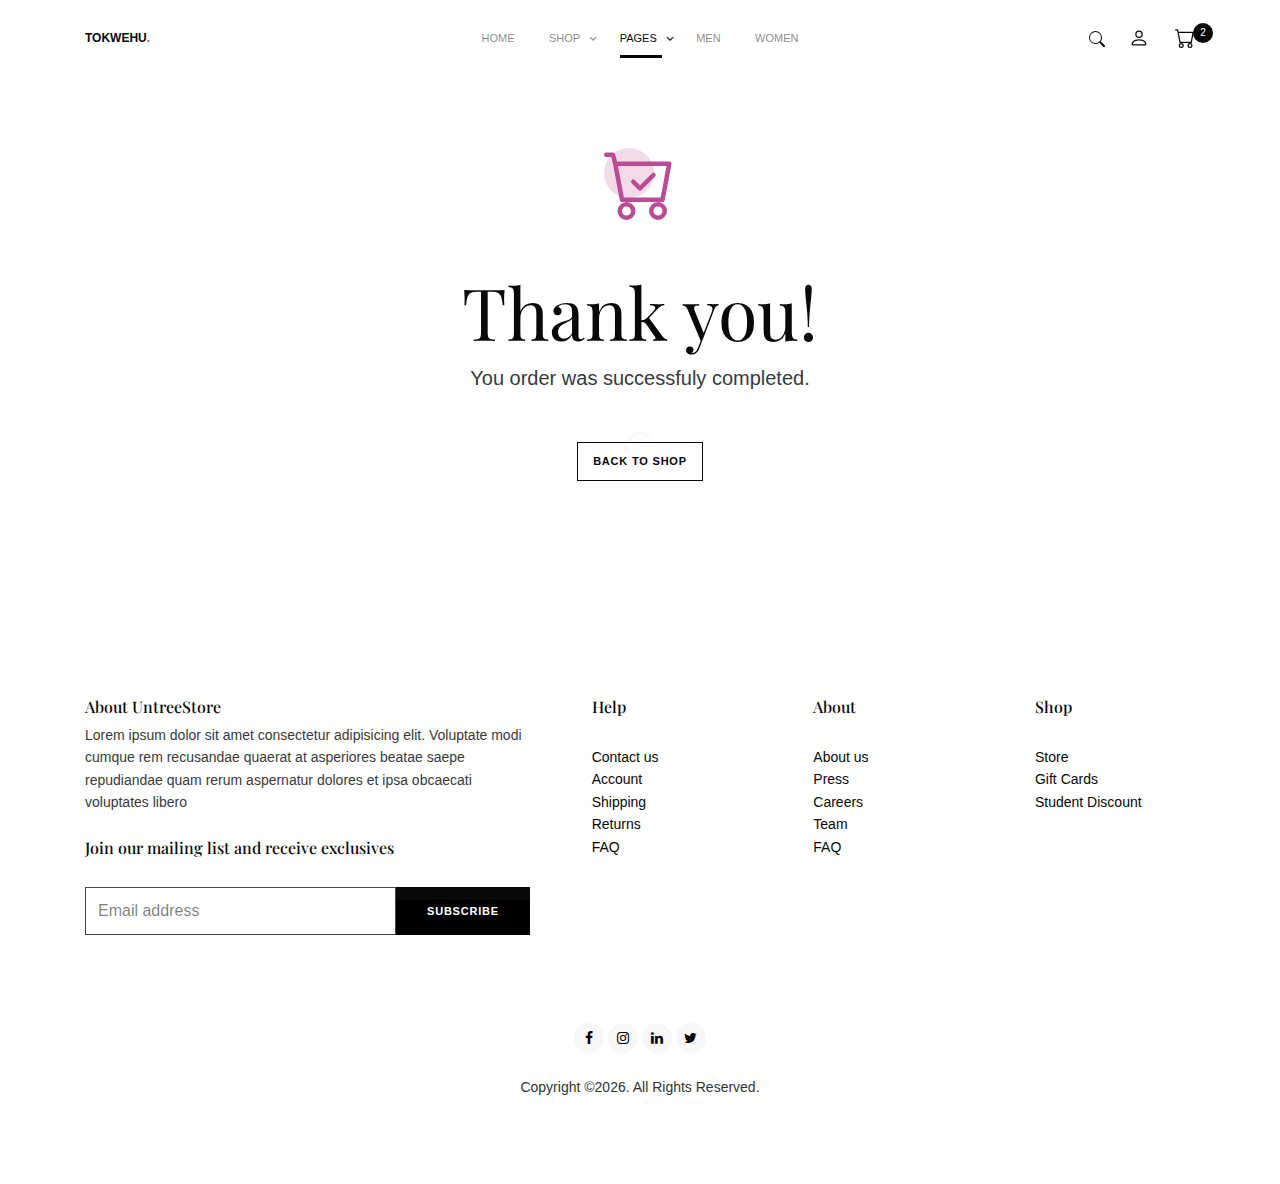
<file: tokwehu/thankyou.html>
<!-- /*
* Template Name: UntreeStore
* Template Author: Untree.co
* Author URI: https://untree.co/
* License: https://creativecommons.org/licenses/by/3.0/
*/ -->
<!doctype html>
<html lang="en">

<head>
  <meta charset="utf-8">
  <meta name="viewport" content="width=device-width, initial-scale=1, shrink-to-fit=no">

  <meta name="description" content="" />
  <meta name="keywords" content="" />

  <link rel="preconnect" href="https://fonts.googleapis.com">
  <link rel="preconnect" href="https://fonts.gstatic.com" crossorigin>
  <link href="https://fonts.googleapis.com/css2?family=Mulish:ital,wght@0,300;0,400;0,700;1,700&family=Playfair+Display:ital,wght@0,400;0,700;1,400;1,700&display=swap" rel="stylesheet">


  <link rel="stylesheet" href="css/bootstrap.min.css">
  <link rel="stylesheet" href="css/animate.min.css">
  <link rel="stylesheet" href="css/owl.carousel.min.css">
  <link rel="stylesheet" href="css/owl.theme.default.min.css">
  <link rel="stylesheet" href="css/jquery.fancybox.min.css">
  <link rel="stylesheet" href="fonts/icomoon/style.css">
  <link rel="stylesheet" href="fonts/flaticon/font/flaticon.css">
  <link rel="stylesheet" href="css/aos.css">
  <link rel="stylesheet" href="css/style.css">

  <title>thankyou</title>
</head>

<body>

  <div class="search-form" id="search-form">
    <form action="">
      <input type="search" class="form-control" placeholder="Enter keyword to search...">
      <button class="button">
        <svg width="1em" height="1em" viewBox="0 0 16 16" class="bi bi-search" fill="currentColor" xmlns="http://www.w3.org/2000/svg">
          <path fill-rule="evenodd" d="M10.442 10.442a1 1 0 0 1 1.415 0l3.85 3.85a1 1 0 0 1-1.414 1.415l-3.85-3.85a1 1 0 0 1 0-1.415z"/>
          <path fill-rule="evenodd" d="M6.5 12a5.5 5.5 0 1 0 0-11 5.5 5.5 0 0 0 0 11zM13 6.5a6.5 6.5 0 1 1-13 0 6.5 6.5 0 0 1 13 0z"/>
        </svg>
      </button>
      <button class="button">
        <div class="close-search">
          <span class="icofont-close js-close-search"></span>
        </div>
      </button>

    </form>
  </div>

  <div class="site-mobile-menu">
    <div class="site-mobile-menu-header">
      <div class="site-mobile-menu-close">
        <span class="icofont-close js-menu-toggle"></span>
      </div>
    </div>
    <div class="site-mobile-menu-body"></div>
  </div>



  <nav class="site-nav mb-5">
    <div class="sticky-nav js-sticky-header">

      <div class="container position-relative">
        <div class="site-navigation text-center dark">
          <a href="/index.html" class="logo menu-absolute m-0">Tokwehu<span class="text-primary">.</span></a>

          <ul class="js-clone-nav pl-0 d-none d-lg-inline-block site-menu">
            <li><a href="/tokwehu/index.html">Home</a></li>
            <li class="has-children">
              <a href="shop.html">Shop</a>
              <ul class="dropdown">
                <li><a href="/tokwehu/shop.html">Shop</a></li>
                <li><a href="#">T-Shirt</a></li>
                <li><a href="#">Underware</a></li>
                <li><a href="#">Clothing</a></li>
                <li><a href="#">Watches</a></li>
                <li><a href="#">Shoes</a></li>
              </ul>
            </li>
            <li class="has-children active">
              <a href="#">Pages</a>
              <ul class="dropdown">
                <li><a href="about.html">About</a></li>
                <li><a href="contact.html">Contact</a></li>
                <li><a href="cart.html">Cart</a></li>
                <li class="active"><a href="checkout.html">Checkout</a></li>
                
                <li class="has-children">
                  <a href="#">Menu Two</a>
                  <ul class="dropdown">
                    <li><a href="#">T-Shirt</a></li>
                    <li><a href="#">Underware</a></li>
                    <li><a href="#">Clothing</a></li>
                    <li><a href="#">Watches</a></li>
                    <li><a href="#">Shoes</a></li>

                  </ul>
                </li>
                <li><a href="#">Menu Three</a></li>
              </ul>
            </li>

            <li><a href="shop.html">Men</a></li>
            <li><a href="shop.html">Women</a></li>
            
          </ul>




          <div class="menu-icons">

            <a href="#" class="btn-custom-search" id="btn-search">
              <svg width="1em" height="1em" viewBox="0 0 16 16" class="bi bi-search" fill="currentColor" xmlns="http://www.w3.org/2000/svg">
                <path fill-rule="evenodd" d="M10.442 10.442a1 1 0 0 1 1.415 0l3.85 3.85a1 1 0 0 1-1.414 1.415l-3.85-3.85a1 1 0 0 1 0-1.415z"/>
                <path fill-rule="evenodd" d="M6.5 12a5.5 5.5 0 1 0 0-11 5.5 5.5 0 0 0 0 11zM13 6.5a6.5 6.5 0 1 1-13 0 6.5 6.5 0 0 1 13 0z"/>
              </svg>
            </a>

            <a href="#" class="user-profile">
              <svg width="1em" height="1em" viewBox="0 0 16 16" class="bi bi-person" fill="currentColor" xmlns="http://www.w3.org/2000/svg">
                <path fill-rule="evenodd" d="M13 14s1 0 1-1-1-4-6-4-6 3-6 4 1 1 1 1h10zm-9.995-.944v-.002.002zM3.022 13h9.956a.274.274 0 0 0 .014-.002l.008-.002c-.001-.246-.154-.986-.832-1.664C11.516 10.68 10.289 10 8 10c-2.29 0-3.516.68-4.168 1.332-.678.678-.83 1.418-.832 1.664a1.05 1.05 0 0 0 .022.004zm9.974.056v-.002.002zM8 7a2 2 0 1 0 0-4 2 2 0 0 0 0 4zm3-2a3 3 0 1 1-6 0 3 3 0 0 1 6 0z"/>
              </svg>
            </a>

            <a href="cart.html" class="cart">
              <span class="item-in-cart">2</span>
              <svg width="1em" height="1em" viewBox="0 0 16 16" class="bi bi-cart" fill="currentColor" xmlns="http://www.w3.org/2000/svg">
                <path fill-rule="evenodd" d="M0 1.5A.5.5 0 0 1 .5 1H2a.5.5 0 0 1 .485.379L2.89 3H14.5a.5.5 0 0 1 .491.592l-1.5 8A.5.5 0 0 1 13 12H4a.5.5 0 0 1-.491-.408L2.01 3.607 1.61 2H.5a.5.5 0 0 1-.5-.5zM3.102 4l1.313 7h8.17l1.313-7H3.102zM5 12a2 2 0 1 0 0 4 2 2 0 0 0 0-4zm7 0a2 2 0 1 0 0 4 2 2 0 0 0 0-4zm-7 1a1 1 0 1 0 0 2 1 1 0 0 0 0-2zm7 0a1 1 0 1 0 0 2 1 1 0 0 0 0-2z"/>
              </svg>
            </a>

          </div>

          <a href="#" class="burger ml-auto float-right site-menu-toggle js-menu-toggle d-inline-block d-lg-none" data-toggle="collapse" data-target="#main-navbar">
            <span></span>
          </a>

        </div>
      </div>
    </div>
  </nav>


  <div class="untree_co-section">
    <div class="container">
      <div class="row">
        <div class="col-md-12 text-center pt-5">
          <span class="display-3 thankyou-icon text-primary">
            <svg width="1em" height="1em" viewBox="0 0 16 16" class="bi bi-cart-check mb-5" fill="currentColor" xmlns="http://www.w3.org/2000/svg">
              <path fill-rule="evenodd" d="M11.354 5.646a.5.5 0 0 1 0 .708l-3 3a.5.5 0 0 1-.708 0l-1.5-1.5a.5.5 0 1 1 .708-.708L8 8.293l2.646-2.647a.5.5 0 0 1 .708 0z"/>
              <path fill-rule="evenodd" d="M0 1.5A.5.5 0 0 1 .5 1H2a.5.5 0 0 1 .485.379L2.89 3H14.5a.5.5 0 0 1 .491.592l-1.5 8A.5.5 0 0 1 13 12H4a.5.5 0 0 1-.491-.408L2.01 3.607 1.61 2H.5a.5.5 0 0 1-.5-.5zM3.102 4l1.313 7h8.17l1.313-7H3.102zM5 12a2 2 0 1 0 0 4 2 2 0 0 0 0-4zm7 0a2 2 0 1 0 0 4 2 2 0 0 0 0-4zm-7 1a1 1 0 1 0 0 2 1 1 0 0 0 0-2zm7 0a1 1 0 1 0 0 2 1 1 0 0 0 0-2z"/>
            </svg>
          </span>
          <h2 class="display-3 text-black">Thank you!</h2>
          <p class="lead mb-5">You order was successfuly completed.</p>
          <p><a href="shop.html" class="btn btn-sm btn-outline-black">Back to shop</a></p>
        </div>
      </div>
    </div>
  </div>


  <div class="site-footer">


    <div class="container">
      <div class="row justify-content-between">
        <div class="col-lg-5">
          <div class="widget mb-4">
            <h3 class="mb-2">About UntreeStore</h3>
            <p>Lorem ipsum dolor sit amet consectetur adipisicing elit. Voluptate modi cumque rem recusandae quaerat at asperiores beatae saepe repudiandae quam rerum aspernatur dolores et ipsa obcaecati voluptates libero</p>
          </div>
          <div class="widget">
            <h3>Join our mailing list and receive exclusives</h3>
            <form action="#" class="subscribe">
              <div class="d-flex">
                <input type="email" class="form-control" placeholder="Email address">
                <input type="submit" class="btn btn-black" value="Subscribe">
              </div>
            </form>

            
          </div>
        </div>
        <div class="col-lg-2">
          <div class="widget">
            <h3>Help</h3> 
            <ul class="list-unstyled">
              <li><a href="#">Contact us</a></li>
              <li><a href="#">Account</a></li>
              <li><a href="#">Shipping</a></li>
              <li><a href="#">Returns</a></li>
              <li><a href="#">FAQ</a></li>   
            </ul>
          </div>
        </div>
        <div class="col-lg-2">
          <div class="widget">
            <h3>About</h3>
            <ul class="list-unstyled">
              <li><a href="#">About us</a></li>
              <li><a href="#">Press</a></li>
              <li><a href="#">Careers</a></li>
              <li><a href="#">Team</a></li>
              <li><a href="#">FAQ</a></li>   
            </ul>
          </div>
        </div>
        <div class="col-lg-2">
          <div class="widget">
            <h3>Shop</h3>
            <ul class="list-unstyled">
              <li><a href="#">Store</a></li>
              <li><a href="#">Gift Cards</a></li>
              <li><a href="#">Student Discount</a></li>
            </ul>
          </div>
        </div>
        
      </div>


      <div class="row mt-5">
        <div class="col-12 text-center">
          <ul class="list-unstyled social">
            <li><a href="#"><span class="icon-facebook"></span></a></li>
            <li><a href="#"><span class="icon-instagram"></span></a></li>
            <li><a href="#"><span class="icon-linkedin"></span></a></li>
            <li><a href="#"><span class="icon-twitter"></span></a></li>
          </ul>
        </div>
        <div class="col-12 text-center copyright">
          <p>Copyright &copy;<script>document.write(new Date().getFullYear());</script>. All Rights Reserved. <!-- License information: https://untree.co/license/ -->
          </p>

        </div>
      </div>
    </div> <!-- /.container -->
  </div> <!-- /.site-footer -->

  <div id="overlayer"></div>
  <div class="loader">
    <div class="spinner-border" role="status">
      <span class="sr-only">Loading...</span>
    </div>
  </div>

  <script src="js/jquery-3.4.1.min.js"></script>
  <script src="js/popper.min.js"></script>
  <script src="js/bootstrap.min.js"></script>
  <script src="js/owl.carousel.min.js"></script>
  <script src="js/jquery.animateNumber.min.js"></script>
  <script src="js/jquery.waypoints.min.js"></script>
  <script src="js/jquery.fancybox.min.js"></script>
  <script src="js/jquery.sticky.js"></script>
  <script src="js/aos.js"></script>
  <script src="js/custom.js"></script>
  
</body>

</html>
</file>
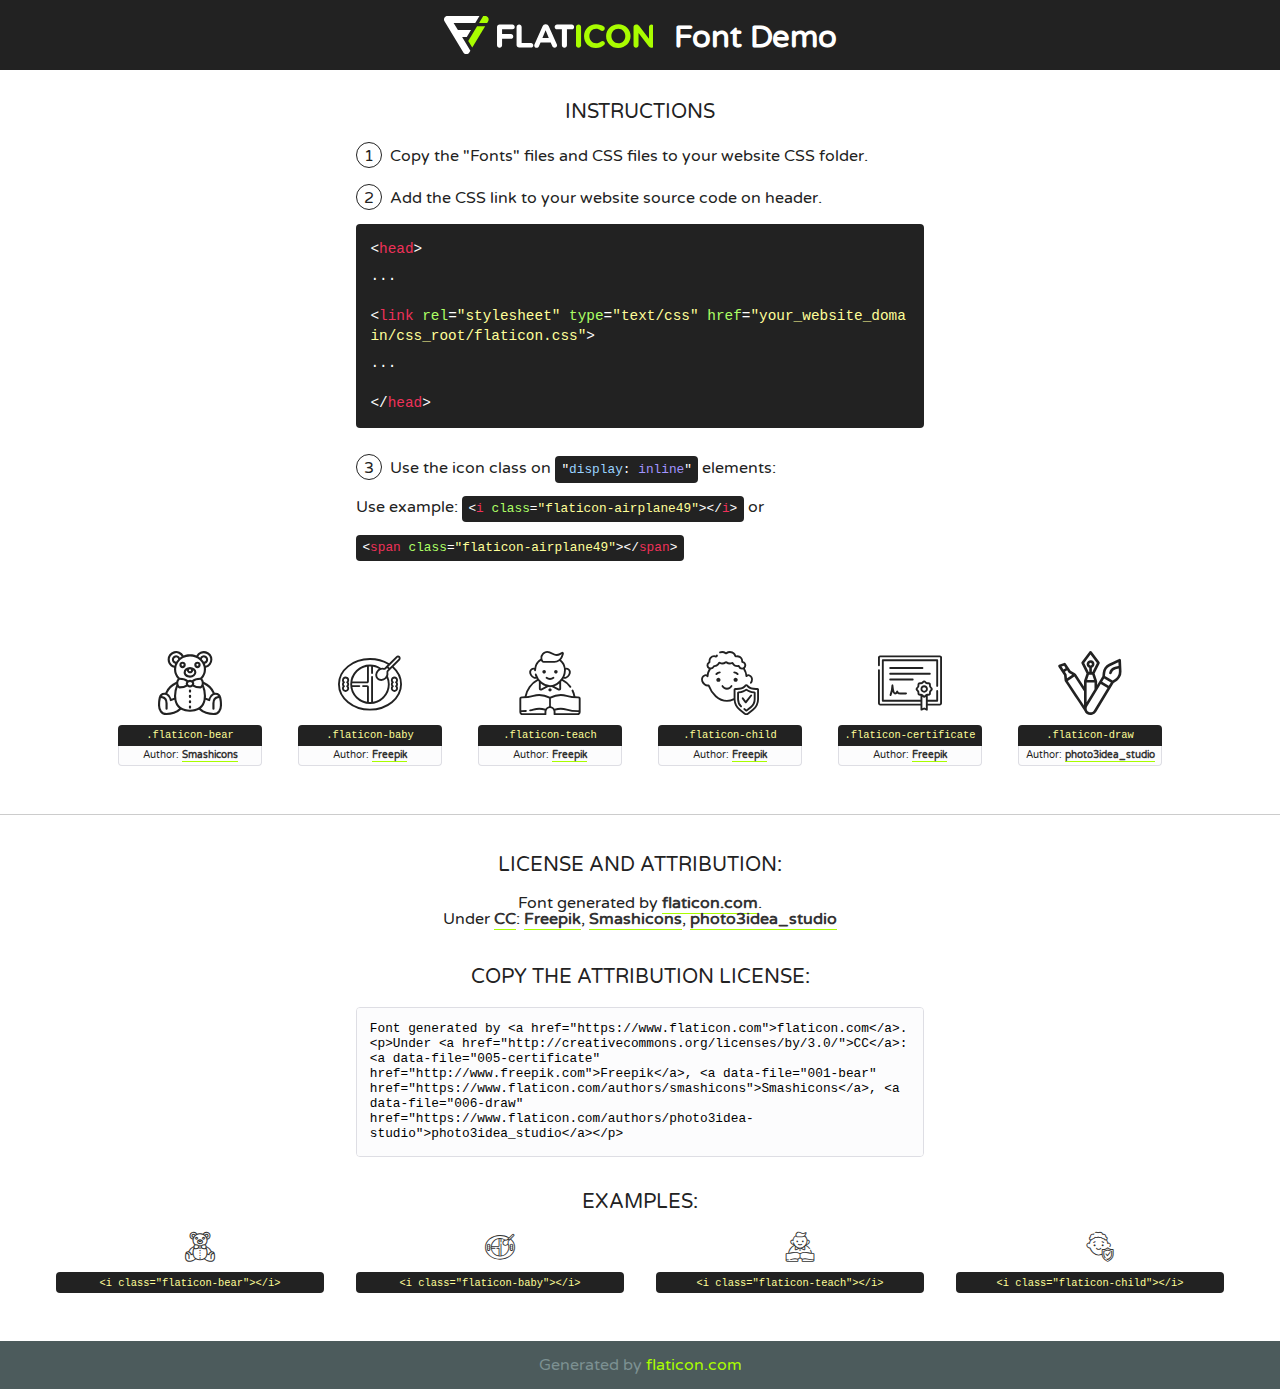
<file: tokwehu/fonts/flaticon/font/flaticon.html>
<!DOCTYPE html>
<!--
  Flaticon icon font: Flaticon
  Creation date: 22/06/2020 05:16
-->
<html>
<!DOCTYPE html>
<html>

<head>
    <title>Flaticon WebFont</title>
    <link href="http://fonts.googleapis.com/css?family=Varela+Round" rel="stylesheet" type="text/css" />
    <link rel="stylesheet" type="text/css" href="flaticon.css">
    <meta charset="UTF-8">
    <style>
    html, body, div, span, applet, object, iframe,
    h1, h2, h3, h4, h5, h6, p, blockquote, pre,
    a, abbr, acronym, address, big, cite, code,
    del, dfn, em, img, ins, kbd, q, s, samp,
    small, strike, strong, sub, sup, tt, var,
    b, u, i, center,
    dl, dt, dd, ol, ul, li,
    fieldset, form, label, legend,
    table, caption, tbody, tfoot, thead, tr, th, td,
    article, aside, canvas, details, embed, 
    figure, figcaption, footer, header, hgroup, 
    menu, nav, output, ruby, section, summary,
    time, mark, audio, video {
        margin: 0;
        padding: 0;
        border: 0;
        font-size: 100%;
        font: inherit;
        vertical-align: baseline;
    }
    /* HTML5 display-role reset for older browsers */
    article, aside, details, figcaption, figure, 
    footer, header, hgroup, menu, nav, section {
        display: block;
    }
    body {
        line-height: 1;
    }
    ol, ul {
        list-style: none;
    }
    blockquote, q {
        quotes: none;
    }
    blockquote:before, blockquote:after,
    q:before, q:after {
        content: '';
        content: none;
    }
    table {
        border-collapse: collapse;
        border-spacing: 0;
    }
    body {
        font-family: 'Varela Round', Helvetica, Arial, sans-serif;
        font-size: 16px;
        color: #222;
    }
    a {
        color: #333;
        border-bottom: 1px solid #a9fd00;
        font-weight: bold;
        text-decoration: none;
    }
    * {
        -moz-box-sizing: border-box;
        -webkit-box-sizing: border-box;
        box-sizing: border-box;
        margin: 0;
        padding: 0;
    }
    [class^="flaticon-"]:before, [class*=" flaticon-"]:before, [class^="flaticon-"]:after, [class*=" flaticon-"]:after {
        font-family: Flaticon;
        font-size: 30px;
        font-style: normal;
        margin-left: 20px;
        color: #333;
    }
    .wrapper {
        max-width: 600px;
        margin: auto;
        padding: 0 1em;
    }
    .title {
        font-size: 1.25em;
        text-align: center;
        margin-bottom: 1em;
        text-transform: uppercase;
    }
    header {
        text-align: center;
        background-color: #222;
        color: #fff;
        padding: 1em;
    }
    header .logo {
        width: 210px;
        height: 38px;
        display: inline-block;
        vertical-align: middle;
        margin-right: 1em;
        border: none;
    }
    header strong {
        font-size: 1.95em;
        font-weight: bold;
        vertical-align: middle;
        margin-top: 5px;
        display: inline-block;
    }
    .demo {
        margin: 2em auto;
        line-height: 1.25em;
    }
    .demo ul li {
        margin-bottom: 1em;
    }
    .demo ul li .num {
        color: #222;
        border-radius: 20px;
        display: inline-block;
        width: 26px;
        padding: 3px;
        height: 26px;
        text-align: center;
        margin-right: 0.5em;
        border: 1px solid #222;
    }
    .demo ul li code {
        background-color: #222;
        border-radius: 4px;
        padding: 0.25em 0.5em;
        display: inline-block;
        color: #fff;
        font-family: Consolas,Monaco,Lucida Console,Liberation Mono,DejaVu Sans Mono,Bitstream Vera Sans Mono,Courier New, monospace;
        font-weight: lighter;
        margin-top: 1em;
        font-size: 0.8em;
        word-break: break-all;
    }
    .demo ul li code.big {
        padding: 1em;
        font-size: 0.9em;
    }
    .demo ul li code .red {
        color: #EF3159;
    }
    .demo ul li code .green {
        color: #ACFF65;
    }
    .demo ul li code .yellow {
        color: #FFFF99;
    }
    .demo ul li code .blue {
        color: #99D3FF;
    }
    .demo ul li code .purple {
        color: #A295FF;
    }
    .demo ul li code .dots {
        margin-top: 0.5em;
        display: block;
    }
    #glyphs {
        border-bottom: 1px solid #ccc;
        padding: 2em 0;
        text-align: center;
    }
    .glyph {
        display: inline-block;
        width: 9em;
        margin: 1em;
        text-align: center;
        vertical-align: top;
        background: #FFF;
    }
    .glyph .glyph-icon {
        padding: 10px;
        display: block;
        font-family:"Flaticon";
        font-size: 64px;
        line-height: 1;
    }
    .glyph .glyph-icon:before {
        font-size: 64px;
        color: #222;
        margin-left: 0;
    }
    .class-name {
        font-size: 0.65em;
        background-color: #222;
        color: #fff;
        border-radius: 4px 4px 0 0;
        padding: 0.5em;
        color: #FFFF99;
        font-family: Consolas,Monaco,Lucida Console,Liberation Mono,DejaVu Sans Mono,Bitstream Vera Sans Mono,Courier New, monospace;
    }
    .author-name {
        font-size: 0.6em;
        background-color: #fcfcfd;
        border: 1px solid #DEDEE4;
        border-top: 0;
        border-radius: 0 0 4px 4px;
        padding: 0.5em;
    }
    .class-name:last-child {
        font-size: 10px;
        color:#888;
    }
    .class-name:last-child a {
        font-size: 10px;
        color:#555;
    }
    .class-name:last-child a:hover {
        color:#a9fd00;
    }
    .glyph > input {
        display: block;
        width: 100px;
        margin: 5px auto;
        text-align: center;
        font-size: 12px;
        cursor: text;
    }
    .glyph > input.icon-input {
        font-family:"Flaticon";
        font-size: 16px;
        margin-bottom: 10px;
    }
    .attribution .title {
        margin-top: 2em;
    }
    .attribution textarea {
        background-color: #fcfcfd;
        padding: 1em;
        border: none;
        box-shadow: none;
        border: 1px solid #DEDEE4;
        border-radius: 4px;
        resize: none;
        width: 100%;
        height: 150px;
        font-size: 0.8em;
        font-family: Consolas,Monaco,Lucida Console,Liberation Mono,DejaVu Sans Mono,Bitstream Vera Sans Mono,Courier New, monospace;
        -webkit-appearance: none;
    }
    .iconsuse {
        margin: 2em auto;
        text-align: center;
        max-width: 1200px;
    }
    .iconsuse:after {
        content: '';
        display: table;
        clear: both;
    }
    .iconsuse .image {
        float: left;
        width: 25%;
        padding: 0 1em;
    }
    .iconsuse .image p {
        margin-bottom: 1em;
    }
    .iconsuse .image span {
        display: block;
        font-size: 0.65em;
        background-color: #222;
        color: #fff;
        border-radius: 4px;
        padding: 0.5em;
        color: #FFFF99;
        margin-top: 1em;
        font-family: Consolas,Monaco,Lucida Console,Liberation Mono,DejaVu Sans Mono,Bitstream Vera Sans Mono,Courier New, monospace;
    }
    #footer {
        text-align: center;
        background-color: #4C5B5C;
        color: #7c9192;
        padding: 1em;
    }
    #footer a {
        border: none;
        color: #a9fd00;
        font-weight: normal;
    }
    @media (max-width: 960px) {
        .iconsuse .image {
            width: 50%;
        }
    }
    @media (max-width: 560px) {
        .iconsuse .image {
            width: 100%;
        }
    }
    </style>
</head>

<body class="characters-off">

    <header>
        <a href="https://www.flaticon.com" target="_blank" class="logo">
            <svg version="1.1" xmlns="http://www.w3.org/2000/svg" xmlns:xlink="http://www.w3.org/1999/xlink" xmlns:a="http://ns.adobe.com/AdobeSVGViewerExtensions/3.0/" viewBox="0 0 560.875 102.036" enable-background="new 0 0 560.875 102.036" xml:space="preserve">
                <defs>
                </defs>
                <g>
                    <g class="letters">
                        <path fill="#ffffff" d="M141.596,29.675c0-3.777,2.985-6.767,6.764-6.767h34.438c3.426,0,6.15,2.728,6.15,6.15
                        c0,3.43-2.724,6.149-6.15,6.149h-27.674v13.091h23.719c3.429,0,6.151,2.724,6.151,6.15c0,3.43-2.723,6.149-6.151,6.149h-23.719
                        v17.574c0,3.773-2.986,6.761-6.764,6.761c-3.779,0-6.764-2.989-6.764-6.761V29.675z"></path>
                        <path fill="#ffffff" d="M193.844,29.149c0-3.781,2.985-6.767,6.764-6.767c3.776,0,6.763,2.985,6.763,6.767v42.957h25.039
                        c3.426,0,6.149,2.726,6.149,6.153c0,3.425-2.723,6.15-6.149,6.15h-31.802c-3.779,0-6.764-2.986-6.764-6.768V29.149z"></path>
                        <path fill="#ffffff" d="M241.891,75.71l21.438-48.407c1.492-3.341,4.215-5.357,7.906-5.357h0.792
                        c3.686,0,6.323,2.017,7.815,5.357l21.439,48.407c0.436,0.967,0.701,1.845,0.701,2.723c0,3.602-2.809,6.501-6.414,6.501
                        c-3.161,0-5.269-1.845-6.499-4.655l-4.132-9.661h-27.059l-4.301,10.102c-1.144,2.631-3.426,4.214-6.237,4.214
                        c-3.517,0-6.24-2.81-6.24-6.325C241.1,77.64,241.451,76.677,241.891,75.71z M279.932,58.666l-8.521-20.297l-8.526,20.297H279.932
                        z"></path>
                        <path fill="#ffffff" d="M314.864,35.387H301.86c-3.429,0-6.239-2.813-6.239-6.238c0-3.429,2.811-6.24,6.239-6.24h39.533
                        c3.426,0,6.237,2.811,6.237,6.24c0,3.425-2.811,6.238-6.237,6.238h-13.001v42.785c0,3.773-2.99,6.761-6.764,6.761
                        c-3.779,0-6.764-2.989-6.764-6.761V35.387z"></path>
                        <path fill="#A9FD00" d="M352.615,29.149c0-3.781,2.985-6.767,6.767-6.767c3.774,0,6.761,2.985,6.761,6.767v49.024
                        c0,3.773-2.987,6.761-6.761,6.761c-3.781,0-6.767-2.989-6.767-6.761V29.149z"></path>
                        <path fill="#A9FD00" d="M374.132,53.836v-0.179c0-17.481,13.178-31.801,32.065-31.801c9.22,0,15.459,2.458,20.557,6.238
                        c1.402,1.054,2.637,2.985,2.637,5.357c0,3.692-2.985,6.59-6.681,6.59c-1.845,0-3.071-0.702-4.044-1.319
                        c-3.776-2.813-7.729-4.393-12.562-4.393c-10.364,0-17.831,8.611-17.831,19.154v0.173c0,10.542,7.291,19.329,17.831,19.329
                        c5.715,0,9.492-1.756,13.359-4.834c1.049-0.874,2.458-1.491,4.039-1.491c3.429,0,6.325,2.813,6.325,6.236
                        c0,2.106-1.056,3.78-2.282,4.834c-5.539,4.834-12.036,7.733-21.878,7.733C387.572,85.464,374.132,71.493,374.132,53.836z"></path>
                        <path fill="#A9FD00" d="M433.009,53.836v-0.179c0-17.481,13.79-31.801,32.766-31.801c18.981,0,32.592,14.143,32.592,31.628v0.173
                        c0,17.483-13.785,31.807-32.769,31.807C446.625,85.464,433.009,71.32,433.009,53.836z M484.224,53.836v-0.179
                        c0-10.539-7.725-19.326-18.626-19.326c-10.893,0-18.449,8.611-18.449,19.154v0.173c0,10.542,7.73,19.329,18.626,19.329
                        C476.676,72.986,484.224,64.378,484.224,53.836z"></path>
                        <path fill="#A9FD00" d="M506.233,29.321c0-3.774,2.99-6.763,6.767-6.763h1.401c3.252,0,5.183,1.583,7.029,3.953l26.093,34.265
                        V29.059c0-3.692,2.99-6.677,6.681-6.677c3.683,0,6.671,2.985,6.671,6.677v48.934c0,3.78-2.987,6.765-6.764,6.765h-0.436
                        c-3.257,0-5.188-1.581-7.034-3.953l-27.056-35.492v32.944c0,3.687-2.985,6.676-6.678,6.676c-3.683,0-6.673-2.989-6.673-6.676
                        V29.321z"></path>
                    </g>
                    <g class="insignia">
                        <path fill="#ffffff" d="M48.372,56.137h12.517l11.156-18.537H37.186L25.688,18.539h57.825L94.668,0H9.271
                        C5.925,0,2.842,1.801,1.198,4.716c-1.644,2.907-1.593,6.482,0.134,9.343l50.38,83.501c1.678,2.781,4.689,4.476,7.938,4.476
                        c3.246,0,6.257-1.695,7.935-4.476l2.898-4.804L48.372,56.137z"></path>
                        <g class="i">
                            <path fill="#A9FD00" d="M93.575,18.539h0.031v0.004l21.652,0.004l2.705-4.488c1.727-2.861,1.778-6.436,0.133-9.343
                            C116.454,1.801,113.371,0,110.026,0h-5.294L93.575,18.539z"></path>
                            <polygon fill="#A9FD00" points="88.291,27.356 64.725,66.486 75.519,84.404 109.942,27.356"></polygon>
                        </g>
                    </g>
                </g>
            </svg>
        </a>
        <strong>Font Demo</strong>
    </header>


    <section class="demo wrapper">

        <p class="title">Instructions</p>

        <ul>
            <li>
                <span class="num">1</span>Copy the "Fonts" files and CSS files to your website CSS folder.
            </li>
            <li>
                <span class="num">2</span>Add the CSS link to your website source code on header.
                <code class="big">
                    &lt;<span class="red">head</span>&gt;
                    <br/><span class="dots">...</span>
                    <br/>&lt;<span class="red">link</span> <span class="green">rel</span>=<span class="yellow">"stylesheet"</span> <span class="green">type</span>=<span class="yellow">"text/css"</span> <span class="green">href</span>=<span class="yellow">"your_website_domain/css_root/flaticon.css"</span>&gt;
                    <br/><span class="dots">...</span>
                    <br/>&lt;/<span class="red">head</span>&gt;
                </code>
            </li>

            <li>
                <p>
                    <span class="num">3</span>Use the icon class on <code>"<span class="blue">display</span>:<span class="purple"> inline</span>"</code> elements:
                    <br />
                    Use example: <code>&lt;<span class="red">i</span> <span class="green">class</span>=<span class="yellow">&quot;flaticon-airplane49&quot;</span>&gt;&lt;/<span class="red">i</span>&gt;</code> or <code>&lt;<span class="red">span</span> <span class="green">class</span>=<span class="yellow">&quot;flaticon-airplane49&quot;</span>&gt;&lt;/<span class="red">span</span>&gt;</code>
            </li>
        </ul>

    </section>




   <section id="glyphs">          
    
      
        <div class="glyph"><div class="glyph-icon flaticon-bear"></div>
            <div class="class-name">.flaticon-bear</div>
            <div class="author-name">Author: <a data-file="001-bear" href="https://www.flaticon.com/authors/smashicons">Smashicons</a> </div> 
        </div>        
        
        <div class="glyph"><div class="glyph-icon flaticon-baby"></div>
            <div class="class-name">.flaticon-baby</div>
            <div class="author-name">Author: <a data-file="002-baby" href="http://www.freepik.com">Freepik</a> </div> 
        </div>        
        
        <div class="glyph"><div class="glyph-icon flaticon-teach"></div>
            <div class="class-name">.flaticon-teach</div>
            <div class="author-name">Author: <a data-file="003-teach" href="http://www.freepik.com">Freepik</a> </div> 
        </div>        
        
        <div class="glyph"><div class="glyph-icon flaticon-child"></div>
            <div class="class-name">.flaticon-child</div>
            <div class="author-name">Author: <a data-file="004-child" href="http://www.freepik.com">Freepik</a> </div> 
        </div>        
        
        <div class="glyph"><div class="glyph-icon flaticon-certificate"></div>
            <div class="class-name">.flaticon-certificate</div>
            <div class="author-name">Author: <a data-file="005-certificate" href="http://www.freepik.com">Freepik</a> </div> 
        </div>        
        
        <div class="glyph"><div class="glyph-icon flaticon-draw"></div>
            <div class="class-name">.flaticon-draw</div>
            <div class="author-name">Author: <a data-file="006-draw" href="https://www.flaticon.com/authors/photo3idea-studio">photo3idea_studio</a> </div> 
        </div>        
        

    </section>



    <section class="attribution wrapper"   style="text-align:center;">

      <div class="title">License and attribution:</div><div class="attrDiv">Font generated by <a href="https://www.flaticon.com">flaticon.com</a>. <div><p>Under <a href="http://creativecommons.org/licenses/by/3.0/">CC</a>: <a data-file="005-certificate" href="http://www.freepik.com">Freepik</a>, <a data-file="001-bear" href="https://www.flaticon.com/authors/smashicons">Smashicons</a>, <a data-file="006-draw" href="https://www.flaticon.com/authors/photo3idea-studio">photo3idea_studio</a></p>  </div>
      </div>
      <div class="title">Copy the Attribution License:</div>

    <textarea onclick="this.focus();this.select();">Font generated by &lt;a href=&quot;https://www.flaticon.com&quot;&gt;flaticon.com&lt;/a&gt;. <p>Under <a href="http://creativecommons.org/licenses/by/3.0/">CC</a>: <a data-file="005-certificate" href="http://www.freepik.com">Freepik</a>, <a data-file="001-bear" href="https://www.flaticon.com/authors/smashicons">Smashicons</a>, <a data-file="006-draw" href="https://www.flaticon.com/authors/photo3idea-studio">photo3idea_studio</a></p>  
     </textarea>

    </section>

    <section class="iconsuse">

          <div class="title">Examples:</div>            
             
            <div class="image">
                <p>
                    <i class="glyph-icon flaticon-bear"></i> 
                    <span>&lt;i class=&quot;flaticon-bear&quot;&gt;&lt;/i&gt;</span>
                </p>
            </div>
            
            <div class="image">
                <p>
                    <i class="glyph-icon flaticon-baby"></i> 
                    <span>&lt;i class=&quot;flaticon-baby&quot;&gt;&lt;/i&gt;</span>
                </p>
            </div>
            
            <div class="image">
                <p>
                    <i class="glyph-icon flaticon-teach"></i> 
                    <span>&lt;i class=&quot;flaticon-teach&quot;&gt;&lt;/i&gt;</span>
                </p>
            </div>
            
            <div class="image">
                <p>
                    <i class="glyph-icon flaticon-child"></i> 
                    <span>&lt;i class=&quot;flaticon-child&quot;&gt;&lt;/i&gt;</span>
                </p>
            </div>
                       
        </div>
                            
    </section>

<div id="footer">
    <div>Generated by <a href="https://www.flaticon.com">flaticon.com</a>
    </div>
</div>



</body>
</html>
</file>
<file: tokwehu/fonts/icomoon/style.css>
@font-face {
  font-family: 'icomoon';
  src:  url('fonts/icomoon.eot?10si43');
  src:  url('fonts/icomoon.eot?10si43#iefix') format('embedded-opentype'),
    url('fonts/icomoon.ttf?10si43') format('truetype'),
    url('fonts/icomoon.woff?10si43') format('woff'),
    url('fonts/icomoon.svg?10si43#icomoon') format('svg');
  font-weight: normal;
  font-style: normal;
}

[class^="icon-"], [class*=" icon-"] {
  /* use !important to prevent issues with browser extensions that change fonts */
  font-family: 'icomoon' !important;
  speak: none;
  font-style: normal;
  font-weight: normal;
  font-variant: normal;
  text-transform: none;
  line-height: 1;

  /* Better Font Rendering =========== */
  -webkit-font-smoothing: antialiased;
  -moz-osx-font-smoothing: grayscale;
}

.icon-asterisk:before {
  content: "\f069";
}
.icon-plus:before {
  content: "\f067";
}
.icon-question:before {
  content: "\f128";
}
.icon-minus:before {
  content: "\f068";
}
.icon-glass:before {
  content: "\f000";
}
.icon-music:before {
  content: "\f001";
}
.icon-search:before {
  content: "\f002";
}
.icon-envelope-o:before {
  content: "\f003";
}
.icon-heart:before {
  content: "\f004";
}
.icon-star:before {
  content: "\f005";
}
.icon-star-o:before {
  content: "\f006";
}
.icon-user:before {
  content: "\f007";
}
.icon-film:before {
  content: "\f008";
}
.icon-th-large:before {
  content: "\f009";
}
.icon-th:before {
  content: "\f00a";
}
.icon-th-list:before {
  content: "\f00b";
}
.icon-check:before {
  content: "\f00c";
}
.icon-close:before {
  content: "\f00d";
}
.icon-remove:before {
  content: "\f00d";
}
.icon-times:before {
  content: "\f00d";
}
.icon-search-plus:before {
  content: "\f00e";
}
.icon-search-minus:before {
  content: "\f010";
}
.icon-power-off:before {
  content: "\f011";
}
.icon-signal:before {
  content: "\f012";
}
.icon-cog:before {
  content: "\f013";
}
.icon-gear:before {
  content: "\f013";
}
.icon-trash-o:before {
  content: "\f014";
}
.icon-home:before {
  content: "\f015";
}
.icon-file-o:before {
  content: "\f016";
}
.icon-clock-o:before {
  content: "\f017";
}
.icon-road:before {
  content: "\f018";
}
.icon-download:before {
  content: "\f019";
}
.icon-arrow-circle-o-down:before {
  content: "\f01a";
}
.icon-arrow-circle-o-up:before {
  content: "\f01b";
}
.icon-inbox:before {
  content: "\f01c";
}
.icon-play-circle-o:before {
  content: "\f01d";
}
.icon-repeat:before {
  content: "\f01e";
}
.icon-rotate-right:before {
  content: "\f01e";
}
.icon-refresh:before {
  content: "\f021";
}
.icon-list-alt:before {
  content: "\f022";
}
.icon-lock:before {
  content: "\f023";
}
.icon-flag:before {
  content: "\f024";
}
.icon-headphones:before {
  content: "\f025";
}
.icon-volume-off:before {
  content: "\f026";
}
.icon-volume-down:before {
  content: "\f027";
}
.icon-volume-up:before {
  content: "\f028";
}
.icon-qrcode:before {
  content: "\f029";
}
.icon-barcode:before {
  content: "\f02a";
}
.icon-tag:before {
  content: "\f02b";
}
.icon-tags:before {
  content: "\f02c";
}
.icon-book:before {
  content: "\f02d";
}
.icon-bookmark:before {
  content: "\f02e";
}
.icon-print:before {
  content: "\f02f";
}
.icon-camera:before {
  content: "\f030";
}
.icon-font:before {
  content: "\f031";
}
.icon-bold:before {
  content: "\f032";
}
.icon-italic:before {
  content: "\f033";
}
.icon-text-height:before {
  content: "\f034";
}
.icon-text-width:before {
  content: "\f035";
}
.icon-align-left:before {
  content: "\f036";
}
.icon-align-center:before {
  content: "\f037";
}
.icon-align-right:before {
  content: "\f038";
}
.icon-align-justify:before {
  content: "\f039";
}
.icon-list:before {
  content: "\f03a";
}
.icon-dedent:before {
  content: "\f03b";
}
.icon-outdent:before {
  content: "\f03b";
}
.icon-indent:before {
  content: "\f03c";
}
.icon-video-camera:before {
  content: "\f03d";
}
.icon-image:before {
  content: "\f03e";
}
.icon-photo:before {
  content: "\f03e";
}
.icon-picture-o:before {
  content: "\f03e";
}
.icon-pencil:before {
  content: "\f040";
}
.icon-map-marker:before {
  content: "\f041";
}
.icon-adjust:before {
  content: "\f042";
}
.icon-tint:before {
  content: "\f043";
}
.icon-edit:before {
  content: "\f044";
}
.icon-pencil-square-o:before {
  content: "\f044";
}
.icon-share-square-o:before {
  content: "\f045";
}
.icon-check-square-o:before {
  content: "\f046";
}
.icon-arrows:before {
  content: "\f047";
}
.icon-step-backward:before {
  content: "\f048";
}
.icon-fast-backward:before {
  content: "\f049";
}
.icon-backward:before {
  content: "\f04a";
}
.icon-play:before {
  content: "\f04b";
}
.icon-pause:before {
  content: "\f04c";
}
.icon-stop:before {
  content: "\f04d";
}
.icon-forward:before {
  content: "\f04e";
}
.icon-fast-forward:before {
  content: "\f050";
}
.icon-step-forward:before {
  content: "\f051";
}
.icon-eject:before {
  content: "\f052";
}
.icon-chevron-left:before {
  content: "\f053";
}
.icon-chevron-right:before {
  content: "\f054";
}
.icon-plus-circle:before {
  content: "\f055";
}
.icon-minus-circle:before {
  content: "\f056";
}
.icon-times-circle:before {
  content: "\f057";
}
.icon-check-circle:before {
  content: "\f058";
}
.icon-question-circle:before {
  content: "\f059";
}
.icon-info-circle:before {
  content: "\f05a";
}
.icon-crosshairs:before {
  content: "\f05b";
}
.icon-times-circle-o:before {
  content: "\f05c";
}
.icon-check-circle-o:before {
  content: "\f05d";
}
.icon-ban:before {
  content: "\f05e";
}
.icon-arrow-left:before {
  content: "\f060";
}
.icon-arrow-right:before {
  content: "\f061";
}
.icon-arrow-up:before {
  content: "\f062";
}
.icon-arrow-down:before {
  content: "\f063";
}
.icon-mail-forward:before {
  content: "\f064";
}
.icon-share:before {
  content: "\f064";
}
.icon-expand:before {
  content: "\f065";
}
.icon-compress:before {
  content: "\f066";
}
.icon-exclamation-circle:before {
  content: "\f06a";
}
.icon-gift:before {
  content: "\f06b";
}
.icon-leaf:before {
  content: "\f06c";
}
.icon-fire:before {
  content: "\f06d";
}
.icon-eye:before {
  content: "\f06e";
}
.icon-eye-slash:before {
  content: "\f070";
}
.icon-exclamation-triangle:before {
  content: "\f071";
}
.icon-warning:before {
  content: "\f071";
}
.icon-plane:before {
  content: "\f072";
}
.icon-calendar:before {
  content: "\f073";
}
.icon-random:before {
  content: "\f074";
}
.icon-comment:before {
  content: "\f075";
}
.icon-magnet:before {
  content: "\f076";
}
.icon-chevron-up:before {
  content: "\f077";
}
.icon-chevron-down:before {
  content: "\f078";
}
.icon-retweet:before {
  content: "\f079";
}
.icon-shopping-cart:before {
  content: "\f07a";
}
.icon-folder:before {
  content: "\f07b";
}
.icon-folder-open:before {
  content: "\f07c";
}
.icon-arrows-v:before {
  content: "\f07d";
}
.icon-arrows-h:before {
  content: "\f07e";
}
.icon-bar-chart:before {
  content: "\f080";
}
.icon-bar-chart-o:before {
  content: "\f080";
}
.icon-twitter-square:before {
  content: "\f081";
}
.icon-facebook-square:before {
  content: "\f082";
}
.icon-camera-retro:before {
  content: "\f083";
}
.icon-key:before {
  content: "\f084";
}
.icon-cogs:before {
  content: "\f085";
}
.icon-gears:before {
  content: "\f085";
}
.icon-comments:before {
  content: "\f086";
}
.icon-thumbs-o-up:before {
  content: "\f087";
}
.icon-thumbs-o-down:before {
  content: "\f088";
}
.icon-star-half:before {
  content: "\f089";
}
.icon-heart-o:before {
  content: "\f08a";
}
.icon-sign-out:before {
  content: "\f08b";
}
.icon-linkedin-square:before {
  content: "\f08c";
}
.icon-thumb-tack:before {
  content: "\f08d";
}
.icon-external-link:before {
  content: "\f08e";
}
.icon-sign-in:before {
  content: "\f090";
}
.icon-trophy:before {
  content: "\f091";
}
.icon-github-square:before {
  content: "\f092";
}
.icon-upload:before {
  content: "\f093";
}
.icon-lemon-o:before {
  content: "\f094";
}
.icon-phone:before {
  content: "\f095";
}
.icon-square-o:before {
  content: "\f096";
}
.icon-bookmark-o:before {
  content: "\f097";
}
.icon-phone-square:before {
  content: "\f098";
}
.icon-twitter:before {
  content: "\f099";
}
.icon-facebook:before {
  content: "\f09a";
}
.icon-facebook-f:before {
  content: "\f09a";
}
.icon-github:before {
  content: "\f09b";
}
.icon-unlock:before {
  content: "\f09c";
}
.icon-credit-card:before {
  content: "\f09d";
}
.icon-feed:before {
  content: "\f09e";
}
.icon-rss:before {
  content: "\f09e";
}
.icon-hdd-o:before {
  content: "\f0a0";
}
.icon-bullhorn:before {
  content: "\f0a1";
}
.icon-bell-o:before {
  content: "\f0a2";
}
.icon-certificate:before {
  content: "\f0a3";
}
.icon-hand-o-right:before {
  content: "\f0a4";
}
.icon-hand-o-left:before {
  content: "\f0a5";
}
.icon-hand-o-up:before {
  content: "\f0a6";
}
.icon-hand-o-down:before {
  content: "\f0a7";
}
.icon-arrow-circle-left:before {
  content: "\f0a8";
}
.icon-arrow-circle-right:before {
  content: "\f0a9";
}
.icon-arrow-circle-up:before {
  content: "\f0aa";
}
.icon-arrow-circle-down:before {
  content: "\f0ab";
}
.icon-globe:before {
  content: "\f0ac";
}
.icon-wrench:before {
  content: "\f0ad";
}
.icon-tasks:before {
  content: "\f0ae";
}
.icon-filter:before {
  content: "\f0b0";
}
.icon-briefcase:before {
  content: "\f0b1";
}
.icon-arrows-alt:before {
  content: "\f0b2";
}
.icon-group:before {
  content: "\f0c0";
}
.icon-users:before {
  content: "\f0c0";
}
.icon-chain:before {
  content: "\f0c1";
}
.icon-link:before {
  content: "\f0c1";
}
.icon-cloud:before {
  content: "\f0c2";
}
.icon-flask:before {
  content: "\f0c3";
}
.icon-cut:before {
  content: "\f0c4";
}
.icon-scissors:before {
  content: "\f0c4";
}
.icon-copy:before {
  content: "\f0c5";
}
.icon-files-o:before {
  content: "\f0c5";
}
.icon-paperclip:before {
  content: "\f0c6";
}
.icon-floppy-o:before {
  content: "\f0c7";
}
.icon-save:before {
  content: "\f0c7";
}
.icon-square:before {
  content: "\f0c8";
}
.icon-bars:before {
  content: "\f0c9";
}
.icon-navicon:before {
  content: "\f0c9";
}
.icon-reorder:before {
  content: "\f0c9";
}
.icon-list-ul:before {
  content: "\f0ca";
}
.icon-list-ol:before {
  content: "\f0cb";
}
.icon-strikethrough:before {
  content: "\f0cc";
}
.icon-underline:before {
  content: "\f0cd";
}
.icon-table:before {
  content: "\f0ce";
}
.icon-magic:before {
  content: "\f0d0";
}
.icon-truck:before {
  content: "\f0d1";
}
.icon-pinterest:before {
  content: "\f0d2";
}
.icon-pinterest-square:before {
  content: "\f0d3";
}
.icon-google-plus-square:before {
  content: "\f0d4";
}
.icon-google-plus:before {
  content: "\f0d5";
}
.icon-money:before {
  content: "\f0d6";
}
.icon-caret-down:before {
  content: "\f0d7";
}
.icon-caret-up:before {
  content: "\f0d8";
}
.icon-caret-left:before {
  content: "\f0d9";
}
.icon-caret-right:before {
  content: "\f0da";
}
.icon-columns:before {
  content: "\f0db";
}
.icon-sort:before {
  content: "\f0dc";
}
.icon-unsorted:before {
  content: "\f0dc";
}
.icon-sort-desc:before {
  content: "\f0dd";
}
.icon-sort-down:before {
  content: "\f0dd";
}
.icon-sort-asc:before {
  content: "\f0de";
}
.icon-sort-up:before {
  content: "\f0de";
}
.icon-envelope:before {
  content: "\f0e0";
}
.icon-linkedin:before {
  content: "\f0e1";
}
.icon-rotate-left:before {
  content: "\f0e2";
}
.icon-undo:before {
  content: "\f0e2";
}
.icon-gavel:before {
  content: "\f0e3";
}
.icon-legal:before {
  content: "\f0e3";
}
.icon-dashboard:before {
  content: "\f0e4";
}
.icon-tachometer:before {
  content: "\f0e4";
}
.icon-comment-o:before {
  content: "\f0e5";
}
.icon-comments-o:before {
  content: "\f0e6";
}
.icon-bolt:before {
  content: "\f0e7";
}
.icon-flash:before {
  content: "\f0e7";
}
.icon-sitemap:before {
  content: "\f0e8";
}
.icon-umbrella:before {
  content: "\f0e9";
}
.icon-clipboard:before {
  content: "\f0ea";
}
.icon-paste:before {
  content: "\f0ea";
}
.icon-lightbulb-o:before {
  content: "\f0eb";
}
.icon-exchange:before {
  content: "\f0ec";
}
.icon-cloud-download:before {
  content: "\f0ed";
}
.icon-cloud-upload:before {
  content: "\f0ee";
}
.icon-user-md:before {
  content: "\f0f0";
}
.icon-stethoscope:before {
  content: "\f0f1";
}
.icon-suitcase:before {
  content: "\f0f2";
}
.icon-bell:before {
  content: "\f0f3";
}
.icon-coffee:before {
  content: "\f0f4";
}
.icon-cutlery:before {
  content: "\f0f5";
}
.icon-file-text-o:before {
  content: "\f0f6";
}
.icon-building-o:before {
  content: "\f0f7";
}
.icon-hospital-o:before {
  content: "\f0f8";
}
.icon-ambulance:before {
  content: "\f0f9";
}
.icon-medkit:before {
  content: "\f0fa";
}
.icon-fighter-jet:before {
  content: "\f0fb";
}
.icon-beer:before {
  content: "\f0fc";
}
.icon-h-square:before {
  content: "\f0fd";
}
.icon-plus-square:before {
  content: "\f0fe";
}
.icon-angle-double-left:before {
  content: "\f100";
}
.icon-angle-double-right:before {
  content: "\f101";
}
.icon-angle-double-up:before {
  content: "\f102";
}
.icon-angle-double-down:before {
  content: "\f103";
}
.icon-angle-left:before {
  content: "\f104";
}
.icon-angle-right:before {
  content: "\f105";
}
.icon-angle-up:before {
  content: "\f106";
}
.icon-angle-down:before {
  content: "\f107";
}
.icon-desktop:before {
  content: "\f108";
}
.icon-laptop:before {
  content: "\f109";
}
.icon-tablet:before {
  content: "\f10a";
}
.icon-mobile:before {
  content: "\f10b";
}
.icon-mobile-phone:before {
  content: "\f10b";
}
.icon-circle-o:before {
  content: "\f10c";
}
.icon-quote-left:before {
  content: "\f10d";
}
.icon-quote-right:before {
  content: "\f10e";
}
.icon-spinner:before {
  content: "\f110";
}
.icon-circle:before {
  content: "\f111";
}
.icon-mail-reply:before {
  content: "\f112";
}
.icon-reply:before {
  content: "\f112";
}
.icon-github-alt:before {
  content: "\f113";
}
.icon-folder-o:before {
  content: "\f114";
}
.icon-folder-open-o:before {
  content: "\f115";
}
.icon-smile-o:before {
  content: "\f118";
}
.icon-frown-o:before {
  content: "\f119";
}
.icon-meh-o:before {
  content: "\f11a";
}
.icon-gamepad:before {
  content: "\f11b";
}
.icon-keyboard-o:before {
  content: "\f11c";
}
.icon-flag-o:before {
  content: "\f11d";
}
.icon-flag-checkered:before {
  content: "\f11e";
}
.icon-terminal:before {
  content: "\f120";
}
.icon-code:before {
  content: "\f121";
}
.icon-mail-reply-all:before {
  content: "\f122";
}
.icon-reply-all:before {
  content: "\f122";
}
.icon-star-half-empty:before {
  content: "\f123";
}
.icon-star-half-full:before {
  content: "\f123";
}
.icon-star-half-o:before {
  content: "\f123";
}
.icon-location-arrow:before {
  content: "\f124";
}
.icon-crop:before {
  content: "\f125";
}
.icon-code-fork:before {
  content: "\f126";
}
.icon-chain-broken:before {
  content: "\f127";
}
.icon-unlink:before {
  content: "\f127";
}
.icon-info:before {
  content: "\f129";
}
.icon-exclamation:before {
  content: "\f12a";
}
.icon-superscript:before {
  content: "\f12b";
}
.icon-subscript:before {
  content: "\f12c";
}
.icon-eraser:before {
  content: "\f12d";
}
.icon-puzzle-piece:before {
  content: "\f12e";
}
.icon-microphone:before {
  content: "\f130";
}
.icon-microphone-slash:before {
  content: "\f131";
}
.icon-shield:before {
  content: "\f132";
}
.icon-calendar-o:before {
  content: "\f133";
}
.icon-fire-extinguisher:before {
  content: "\f134";
}
.icon-rocket:before {
  content: "\f135";
}
.icon-maxcdn:before {
  content: "\f136";
}
.icon-chevron-circle-left:before {
  content: "\f137";
}
.icon-chevron-circle-right:before {
  content: "\f138";
}
.icon-chevron-circle-up:before {
  content: "\f139";
}
.icon-chevron-circle-down:before {
  content: "\f13a";
}
.icon-html5:before {
  content: "\f13b";
}
.icon-css3:before {
  content: "\f13c";
}
.icon-anchor:before {
  content: "\f13d";
}
.icon-unlock-alt:before {
  content: "\f13e";
}
.icon-bullseye:before {
  content: "\f140";
}
.icon-ellipsis-h:before {
  content: "\f141";
}
.icon-ellipsis-v:before {
  content: "\f142";
}
.icon-rss-square:before {
  content: "\f143";
}
.icon-play-circle:before {
  content: "\f144";
}
.icon-ticket:before {
  content: "\f145";
}
.icon-minus-square:before {
  content: "\f146";
}
.icon-minus-square-o:before {
  content: "\f147";
}
.icon-level-up:before {
  content: "\f148";
}
.icon-level-down:before {
  content: "\f149";
}
.icon-check-square:before {
  content: "\f14a";
}
.icon-pencil-square:before {
  content: "\f14b";
}
.icon-external-link-square:before {
  content: "\f14c";
}
.icon-share-square:before {
  content: "\f14d";
}
.icon-compass:before {
  content: "\f14e";
}
.icon-caret-square-o-down:before {
  content: "\f150";
}
.icon-toggle-down:before {
  content: "\f150";
}
.icon-caret-square-o-up:before {
  content: "\f151";
}
.icon-toggle-up:before {
  content: "\f151";
}
.icon-caret-square-o-right:before {
  content: "\f152";
}
.icon-toggle-right:before {
  content: "\f152";
}
.icon-eur:before {
  content: "\f153";
}
.icon-euro:before {
  content: "\f153";
}
.icon-gbp:before {
  content: "\f154";
}
.icon-dollar:before {
  content: "\f155";
}
.icon-usd:before {
  content: "\f155";
}
.icon-inr:before {
  content: "\f156";
}
.icon-rupee:before {
  content: "\f156";
}
.icon-cny:before {
  content: "\f157";
}
.icon-jpy:before {
  content: "\f157";
}
.icon-rmb:before {
  content: "\f157";
}
.icon-yen:before {
  content: "\f157";
}
.icon-rouble:before {
  content: "\f158";
}
.icon-rub:before {
  content: "\f158";
}
.icon-ruble:before {
  content: "\f158";
}
.icon-krw:before {
  content: "\f159";
}
.icon-won:before {
  content: "\f159";
}
.icon-bitcoin:before {
  content: "\f15a";
}
.icon-btc:before {
  content: "\f15a";
}
.icon-file:before {
  content: "\f15b";
}
.icon-file-text:before {
  content: "\f15c";
}
.icon-sort-alpha-asc:before {
  content: "\f15d";
}
.icon-sort-alpha-desc:before {
  content: "\f15e";
}
.icon-sort-amount-asc:before {
  content: "\f160";
}
.icon-sort-amount-desc:before {
  content: "\f161";
}
.icon-sort-numeric-asc:before {
  content: "\f162";
}
.icon-sort-numeric-desc:before {
  content: "\f163";
}
.icon-thumbs-up:before {
  content: "\f164";
}
.icon-thumbs-down:before {
  content: "\f165";
}
.icon-youtube-square:before {
  content: "\f166";
}
.icon-youtube:before {
  content: "\f167";
}
.icon-xing:before {
  content: "\f168";
}
.icon-xing-square:before {
  content: "\f169";
}
.icon-youtube-play:before {
  content: "\f16a";
}
.icon-dropbox:before {
  content: "\f16b";
}
.icon-stack-overflow:before {
  content: "\f16c";
}
.icon-instagram:before {
  content: "\f16d";
}
.icon-flickr:before {
  content: "\f16e";
}
.icon-adn:before {
  content: "\f170";
}
.icon-bitbucket:before {
  content: "\f171";
}
.icon-bitbucket-square:before {
  content: "\f172";
}
.icon-tumblr:before {
  content: "\f173";
}
.icon-tumblr-square:before {
  content: "\f174";
}
.icon-long-arrow-down:before {
  content: "\f175";
}
.icon-long-arrow-up:before {
  content: "\f176";
}
.icon-long-arrow-left:before {
  content: "\f177";
}
.icon-long-arrow-right:before {
  content: "\f178";
}
.icon-apple:before {
  content: "\f179";
}
.icon-windows:before {
  content: "\f17a";
}
.icon-android:before {
  content: "\f17b";
}
.icon-linux:before {
  content: "\f17c";
}
.icon-dribbble:before {
  content: "\f17d";
}
.icon-skype:before {
  content: "\f17e";
}
.icon-foursquare:before {
  content: "\f180";
}
.icon-trello:before {
  content: "\f181";
}
.icon-female:before {
  content: "\f182";
}
.icon-male:before {
  content: "\f183";
}
.icon-gittip:before {
  content: "\f184";
}
.icon-gratipay:before {
  content: "\f184";
}
.icon-sun-o:before {
  content: "\f185";
}
.icon-moon-o:before {
  content: "\f186";
}
.icon-archive:before {
  content: "\f187";
}
.icon-bug:before {
  content: "\f188";
}
.icon-vk:before {
  content: "\f189";
}
.icon-weibo:before {
  content: "\f18a";
}
.icon-renren:before {
  content: "\f18b";
}
.icon-pagelines:before {
  content: "\f18c";
}
.icon-stack-exchange:before {
  content: "\f18d";
}
.icon-arrow-circle-o-right:before {
  content: "\f18e";
}
.icon-arrow-circle-o-left:before {
  content: "\f190";
}
.icon-caret-square-o-left:before {
  content: "\f191";
}
.icon-toggle-left:before {
  content: "\f191";
}
.icon-dot-circle-o:before {
  content: "\f192";
}
.icon-wheelchair:before {
  content: "\f193";
}
.icon-vimeo-square:before {
  content: "\f194";
}
.icon-try:before {
  content: "\f195";
}
.icon-turkish-lira:before {
  content: "\f195";
}
.icon-plus-square-o:before {
  content: "\f196";
}
.icon-space-shuttle:before {
  content: "\f197";
}
.icon-slack:before {
  content: "\f198";
}
.icon-envelope-square:before {
  content: "\f199";
}
.icon-wordpress:before {
  content: "\f19a";
}
.icon-openid:before {
  content: "\f19b";
}
.icon-bank:before {
  content: "\f19c";
}
.icon-institution:before {
  content: "\f19c";
}
.icon-university:before {
  content: "\f19c";
}
.icon-graduation-cap:before {
  content: "\f19d";
}
.icon-mortar-board:before {
  content: "\f19d";
}
.icon-yahoo:before {
  content: "\f19e";
}
.icon-google:before {
  content: "\f1a0";
}
.icon-reddit:before {
  content: "\f1a1";
}
.icon-reddit-square:before {
  content: "\f1a2";
}
.icon-stumbleupon-circle:before {
  content: "\f1a3";
}
.icon-stumbleupon:before {
  content: "\f1a4";
}
.icon-delicious:before {
  content: "\f1a5";
}
.icon-digg:before {
  content: "\f1a6";
}
.icon-pied-piper-pp:before {
  content: "\f1a7";
}
.icon-pied-piper-alt:before {
  content: "\f1a8";
}
.icon-drupal:before {
  content: "\f1a9";
}
.icon-joomla:before {
  content: "\f1aa";
}
.icon-language:before {
  content: "\f1ab";
}
.icon-fax:before {
  content: "\f1ac";
}
.icon-building:before {
  content: "\f1ad";
}
.icon-child:before {
  content: "\f1ae";
}
.icon-paw:before {
  content: "\f1b0";
}
.icon-spoon:before {
  content: "\f1b1";
}
.icon-cube:before {
  content: "\f1b2";
}
.icon-cubes:before {
  content: "\f1b3";
}
.icon-behance:before {
  content: "\f1b4";
}
.icon-behance-square:before {
  content: "\f1b5";
}
.icon-steam:before {
  content: "\f1b6";
}
.icon-steam-square:before {
  content: "\f1b7";
}
.icon-recycle:before {
  content: "\f1b8";
}
.icon-automobile:before {
  content: "\f1b9";
}
.icon-car:before {
  content: "\f1b9";
}
.icon-cab:before {
  content: "\f1ba";
}
.icon-taxi:before {
  content: "\f1ba";
}
.icon-tree:before {
  content: "\f1bb";
}
.icon-spotify:before {
  content: "\f1bc";
}
.icon-deviantart:before {
  content: "\f1bd";
}
.icon-soundcloud:before {
  content: "\f1be";
}
.icon-database:before {
  content: "\f1c0";
}
.icon-file-pdf-o:before {
  content: "\f1c1";
}
.icon-file-word-o:before {
  content: "\f1c2";
}
.icon-file-excel-o:before {
  content: "\f1c3";
}
.icon-file-powerpoint-o:before {
  content: "\f1c4";
}
.icon-file-image-o:before {
  content: "\f1c5";
}
.icon-file-photo-o:before {
  content: "\f1c5";
}
.icon-file-picture-o:before {
  content: "\f1c5";
}
.icon-file-archive-o:before {
  content: "\f1c6";
}
.icon-file-zip-o:before {
  content: "\f1c6";
}
.icon-file-audio-o:before {
  content: "\f1c7";
}
.icon-file-sound-o:before {
  content: "\f1c7";
}
.icon-file-movie-o:before {
  content: "\f1c8";
}
.icon-file-video-o:before {
  content: "\f1c8";
}
.icon-file-code-o:before {
  content: "\f1c9";
}
.icon-vine:before {
  content: "\f1ca";
}
.icon-codepen:before {
  content: "\f1cb";
}
.icon-jsfiddle:before {
  content: "\f1cc";
}
.icon-life-bouy:before {
  content: "\f1cd";
}
.icon-life-buoy:before {
  content: "\f1cd";
}
.icon-life-ring:before {
  content: "\f1cd";
}
.icon-life-saver:before {
  content: "\f1cd";
}
.icon-support:before {
  content: "\f1cd";
}
.icon-circle-o-notch:before {
  content: "\f1ce";
}
.icon-ra:before {
  content: "\f1d0";
}
.icon-rebel:before {
  content: "\f1d0";
}
.icon-resistance:before {
  content: "\f1d0";
}
.icon-empire:before {
  content: "\f1d1";
}
.icon-ge:before {
  content: "\f1d1";
}
.icon-git-square:before {
  content: "\f1d2";
}
.icon-git:before {
  content: "\f1d3";
}
.icon-hacker-news:before {
  content: "\f1d4";
}
.icon-y-combinator-square:before {
  content: "\f1d4";
}
.icon-yc-square:before {
  content: "\f1d4";
}
.icon-tencent-weibo:before {
  content: "\f1d5";
}
.icon-qq:before {
  content: "\f1d6";
}
.icon-wechat:before {
  content: "\f1d7";
}
.icon-weixin:before {
  content: "\f1d7";
}
.icon-paper-plane:before {
  content: "\f1d8";
}
.icon-send:before {
  content: "\f1d8";
}
.icon-paper-plane-o:before {
  content: "\f1d9";
}
.icon-send-o:before {
  content: "\f1d9";
}
.icon-history:before {
  content: "\f1da";
}
.icon-circle-thin:before {
  content: "\f1db";
}
.icon-header:before {
  content: "\f1dc";
}
.icon-paragraph:before {
  content: "\f1dd";
}
.icon-sliders:before {
  content: "\f1de";
}
.icon-share-alt:before {
  content: "\f1e0";
}
.icon-share-alt-square:before {
  content: "\f1e1";
}
.icon-bomb:before {
  content: "\f1e2";
}
.icon-futbol-o:before {
  content: "\f1e3";
}
.icon-soccer-ball-o:before {
  content: "\f1e3";
}
.icon-tty:before {
  content: "\f1e4";
}
.icon-binoculars:before {
  content: "\f1e5";
}
.icon-plug:before {
  content: "\f1e6";
}
.icon-slideshare:before {
  content: "\f1e7";
}
.icon-twitch:before {
  content: "\f1e8";
}
.icon-yelp:before {
  content: "\f1e9";
}
.icon-newspaper-o:before {
  content: "\f1ea";
}
.icon-wifi:before {
  content: "\f1eb";
}
.icon-calculator:before {
  content: "\f1ec";
}
.icon-paypal:before {
  content: "\f1ed";
}
.icon-google-wallet:before {
  content: "\f1ee";
}
.icon-cc-visa:before {
  content: "\f1f0";
}
.icon-cc-mastercard:before {
  content: "\f1f1";
}
.icon-cc-discover:before {
  content: "\f1f2";
}
.icon-cc-amex:before {
  content: "\f1f3";
}
.icon-cc-paypal:before {
  content: "\f1f4";
}
.icon-cc-stripe:before {
  content: "\f1f5";
}
.icon-bell-slash:before {
  content: "\f1f6";
}
.icon-bell-slash-o:before {
  content: "\f1f7";
}
.icon-trash:before {
  content: "\f1f8";
}
.icon-copyright:before {
  content: "\f1f9";
}
.icon-at:before {
  content: "\f1fa";
}
.icon-eyedropper:before {
  content: "\f1fb";
}
.icon-paint-brush:before {
  content: "\f1fc";
}
.icon-birthday-cake:before {
  content: "\f1fd";
}
.icon-area-chart:before {
  content: "\f1fe";
}
.icon-pie-chart:before {
  content: "\f200";
}
.icon-line-chart:before {
  content: "\f201";
}
.icon-lastfm:before {
  content: "\f202";
}
.icon-lastfm-square:before {
  content: "\f203";
}
.icon-toggle-off:before {
  content: "\f204";
}
.icon-toggle-on:before {
  content: "\f205";
}
.icon-bicycle:before {
  content: "\f206";
}
.icon-bus:before {
  content: "\f207";
}
.icon-ioxhost:before {
  content: "\f208";
}
.icon-angellist:before {
  content: "\f209";
}
.icon-cc:before {
  content: "\f20a";
}
.icon-ils:before {
  content: "\f20b";
}
.icon-shekel:before {
  content: "\f20b";
}
.icon-sheqel:before {
  content: "\f20b";
}
.icon-meanpath:before {
  content: "\f20c";
}
.icon-buysellads:before {
  content: "\f20d";
}
.icon-connectdevelop:before {
  content: "\f20e";
}
.icon-dashcube:before {
  content: "\f210";
}
.icon-forumbee:before {
  content: "\f211";
}
.icon-leanpub:before {
  content: "\f212";
}
.icon-sellsy:before {
  content: "\f213";
}
.icon-shirtsinbulk:before {
  content: "\f214";
}
.icon-simplybuilt:before {
  content: "\f215";
}
.icon-skyatlas:before {
  content: "\f216";
}
.icon-cart-plus:before {
  content: "\f217";
}
.icon-cart-arrow-down:before {
  content: "\f218";
}
.icon-diamond:before {
  content: "\f219";
}
.icon-ship:before {
  content: "\f21a";
}
.icon-user-secret:before {
  content: "\f21b";
}
.icon-motorcycle:before {
  content: "\f21c";
}
.icon-street-view:before {
  content: "\f21d";
}
.icon-heartbeat:before {
  content: "\f21e";
}
.icon-venus:before {
  content: "\f221";
}
.icon-mars:before {
  content: "\f222";
}
.icon-mercury:before {
  content: "\f223";
}
.icon-intersex:before {
  content: "\f224";
}
.icon-transgender:before {
  content: "\f224";
}
.icon-transgender-alt:before {
  content: "\f225";
}
.icon-venus-double:before {
  content: "\f226";
}
.icon-mars-double:before {
  content: "\f227";
}
.icon-venus-mars:before {
  content: "\f228";
}
.icon-mars-stroke:before {
  content: "\f229";
}
.icon-mars-stroke-v:before {
  content: "\f22a";
}
.icon-mars-stroke-h:before {
  content: "\f22b";
}
.icon-neuter:before {
  content: "\f22c";
}
.icon-genderless:before {
  content: "\f22d";
}
.icon-facebook-official:before {
  content: "\f230";
}
.icon-pinterest-p:before {
  content: "\f231";
}
.icon-whatsapp:before {
  content: "\f232";
}
.icon-server:before {
  content: "\f233";
}
.icon-user-plus:before {
  content: "\f234";
}
.icon-user-times:before {
  content: "\f235";
}
.icon-bed:before {
  content: "\f236";
}
.icon-hotel:before {
  content: "\f236";
}
.icon-viacoin:before {
  content: "\f237";
}
.icon-train:before {
  content: "\f238";
}
.icon-subway:before {
  content: "\f239";
}
.icon-medium:before {
  content: "\f23a";
}
.icon-y-combinator:before {
  content: "\f23b";
}
.icon-yc:before {
  content: "\f23b";
}
.icon-optin-monster:before {
  content: "\f23c";
}
.icon-opencart:before {
  content: "\f23d";
}
.icon-expeditedssl:before {
  content: "\f23e";
}
.icon-battery:before {
  content: "\f240";
}
.icon-battery-4:before {
  content: "\f240";
}
.icon-battery-full:before {
  content: "\f240";
}
.icon-battery-3:before {
  content: "\f241";
}
.icon-battery-three-quarters:before {
  content: "\f241";
}
.icon-battery-2:before {
  content: "\f242";
}
.icon-battery-half:before {
  content: "\f242";
}
.icon-battery-1:before {
  content: "\f243";
}
.icon-battery-quarter:before {
  content: "\f243";
}
.icon-battery-0:before {
  content: "\f244";
}
.icon-battery-empty:before {
  content: "\f244";
}
.icon-mouse-pointer:before {
  content: "\f245";
}
.icon-i-cursor:before {
  content: "\f246";
}
.icon-object-group:before {
  content: "\f247";
}
.icon-object-ungroup:before {
  content: "\f248";
}
.icon-sticky-note:before {
  content: "\f249";
}
.icon-sticky-note-o:before {
  content: "\f24a";
}
.icon-cc-jcb:before {
  content: "\f24b";
}
.icon-cc-diners-club:before {
  content: "\f24c";
}
.icon-clone:before {
  content: "\f24d";
}
.icon-balance-scale:before {
  content: "\f24e";
}
.icon-hourglass-o:before {
  content: "\f250";
}
.icon-hourglass-1:before {
  content: "\f251";
}
.icon-hourglass-start:before {
  content: "\f251";
}
.icon-hourglass-2:before {
  content: "\f252";
}
.icon-hourglass-half:before {
  content: "\f252";
}
.icon-hourglass-3:before {
  content: "\f253";
}
.icon-hourglass-end:before {
  content: "\f253";
}
.icon-hourglass:before {
  content: "\f254";
}
.icon-hand-grab-o:before {
  content: "\f255";
}
.icon-hand-rock-o:before {
  content: "\f255";
}
.icon-hand-paper-o:before {
  content: "\f256";
}
.icon-hand-stop-o:before {
  content: "\f256";
}
.icon-hand-scissors-o:before {
  content: "\f257";
}
.icon-hand-lizard-o:before {
  content: "\f258";
}
.icon-hand-spock-o:before {
  content: "\f259";
}
.icon-hand-pointer-o:before {
  content: "\f25a";
}
.icon-hand-peace-o:before {
  content: "\f25b";
}
.icon-trademark:before {
  content: "\f25c";
}
.icon-registered:before {
  content: "\f25d";
}
.icon-creative-commons:before {
  content: "\f25e";
}
.icon-gg:before {
  content: "\f260";
}
.icon-gg-circle:before {
  content: "\f261";
}
.icon-tripadvisor:before {
  content: "\f262";
}
.icon-odnoklassniki:before {
  content: "\f263";
}
.icon-odnoklassniki-square:before {
  content: "\f264";
}
.icon-get-pocket:before {
  content: "\f265";
}
.icon-wikipedia-w:before {
  content: "\f266";
}
.icon-safari:before {
  content: "\f267";
}
.icon-chrome:before {
  content: "\f268";
}
.icon-firefox:before {
  content: "\f269";
}
.icon-opera:before {
  content: "\f26a";
}
.icon-internet-explorer:before {
  content: "\f26b";
}
.icon-television:before {
  content: "\f26c";
}
.icon-tv:before {
  content: "\f26c";
}
.icon-contao:before {
  content: "\f26d";
}
.icon-500px:before {
  content: "\f26e";
}
.icon-amazon:before {
  content: "\f270";
}
.icon-calendar-plus-o:before {
  content: "\f271";
}
.icon-calendar-minus-o:before {
  content: "\f272";
}
.icon-calendar-times-o:before {
  content: "\f273";
}
.icon-calendar-check-o:before {
  content: "\f274";
}
.icon-industry:before {
  content: "\f275";
}
.icon-map-pin:before {
  content: "\f276";
}
.icon-map-signs:before {
  content: "\f277";
}
.icon-map-o:before {
  content: "\f278";
}
.icon-map:before {
  content: "\f279";
}
.icon-commenting:before {
  content: "\f27a";
}
.icon-commenting-o:before {
  content: "\f27b";
}
.icon-houzz:before {
  content: "\f27c";
}
.icon-vimeo:before {
  content: "\f27d";
}
.icon-black-tie:before {
  content: "\f27e";
}
.icon-fonticons:before {
  content: "\f280";
}
.icon-reddit-alien:before {
  content: "\f281";
}
.icon-edge:before {
  content: "\f282";
}
.icon-credit-card-alt:before {
  content: "\f283";
}
.icon-codiepie:before {
  content: "\f284";
}
.icon-modx:before {
  content: "\f285";
}
.icon-fort-awesome:before {
  content: "\f286";
}
.icon-usb:before {
  content: "\f287";
}
.icon-product-hunt:before {
  content: "\f288";
}
.icon-mixcloud:before {
  content: "\f289";
}
.icon-scribd:before {
  content: "\f28a";
}
.icon-pause-circle:before {
  content: "\f28b";
}
.icon-pause-circle-o:before {
  content: "\f28c";
}
.icon-stop-circle:before {
  content: "\f28d";
}
.icon-stop-circle-o:before {
  content: "\f28e";
}
.icon-shopping-bag:before {
  content: "\f290";
}
.icon-shopping-basket:before {
  content: "\f291";
}
.icon-hashtag:before {
  content: "\f292";
}
.icon-bluetooth:before {
  content: "\f293";
}
.icon-bluetooth-b:before {
  content: "\f294";
}
.icon-percent:before {
  content: "\f295";
}
.icon-gitlab:before {
  content: "\f296";
}
.icon-wpbeginner:before {
  content: "\f297";
}
.icon-wpforms:before {
  content: "\f298";
}
.icon-envira:before {
  content: "\f299";
}
.icon-universal-access:before {
  content: "\f29a";
}
.icon-wheelchair-alt:before {
  content: "\f29b";
}
.icon-question-circle-o:before {
  content: "\f29c";
}
.icon-blind:before {
  content: "\f29d";
}
.icon-audio-description:before {
  content: "\f29e";
}
.icon-volume-control-phone:before {
  content: "\f2a0";
}
.icon-braille:before {
  content: "\f2a1";
}
.icon-assistive-listening-systems:before {
  content: "\f2a2";
}
.icon-american-sign-language-interpreting:before {
  content: "\f2a3";
}
.icon-asl-interpreting:before {
  content: "\f2a3";
}
.icon-deaf:before {
  content: "\f2a4";
}
.icon-deafness:before {
  content: "\f2a4";
}
.icon-hard-of-hearing:before {
  content: "\f2a4";
}
.icon-glide:before {
  content: "\f2a5";
}
.icon-glide-g:before {
  content: "\f2a6";
}
.icon-sign-language:before {
  content: "\f2a7";
}
.icon-signing:before {
  content: "\f2a7";
}
.icon-low-vision:before {
  content: "\f2a8";
}
.icon-viadeo:before {
  content: "\f2a9";
}
.icon-viadeo-square:before {
  content: "\f2aa";
}
.icon-snapchat:before {
  content: "\f2ab";
}
.icon-snapchat-ghost:before {
  content: "\f2ac";
}
.icon-snapchat-square:before {
  content: "\f2ad";
}
.icon-pied-piper:before {
  content: "\f2ae";
}
.icon-first-order:before {
  content: "\f2b0";
}
.icon-yoast:before {
  content: "\f2b1";
}
.icon-themeisle:before {
  content: "\f2b2";
}
.icon-google-plus-circle:before {
  content: "\f2b3";
}
.icon-google-plus-official:before {
  content: "\f2b3";
}
.icon-fa:before {
  content: "\f2b4";
}
.icon-font-awesome:before {
  content: "\f2b4";
}
.icon-handshake-o:before {
  content: "\f2b5";
}
.icon-envelope-open:before {
  content: "\f2b6";
}
.icon-envelope-open-o:before {
  content: "\f2b7";
}
.icon-linode:before {
  content: "\f2b8";
}
.icon-address-book:before {
  content: "\f2b9";
}
.icon-address-book-o:before {
  content: "\f2ba";
}
.icon-address-card:before {
  content: "\f2bb";
}
.icon-vcard:before {
  content: "\f2bb";
}
.icon-address-card-o:before {
  content: "\f2bc";
}
.icon-vcard-o:before {
  content: "\f2bc";
}
.icon-user-circle:before {
  content: "\f2bd";
}
.icon-user-circle-o:before {
  content: "\f2be";
}
.icon-user-o:before {
  content: "\f2c0";
}
.icon-id-badge:before {
  content: "\f2c1";
}
.icon-drivers-license:before {
  content: "\f2c2";
}
.icon-id-card:before {
  content: "\f2c2";
}
.icon-drivers-license-o:before {
  content: "\f2c3";
}
.icon-id-card-o:before {
  content: "\f2c3";
}
.icon-quora:before {
  content: "\f2c4";
}
.icon-free-code-camp:before {
  content: "\f2c5";
}
.icon-telegram:before {
  content: "\f2c6";
}
.icon-thermometer:before {
  content: "\f2c7";
}
.icon-thermometer-4:before {
  content: "\f2c7";
}
.icon-thermometer-full:before {
  content: "\f2c7";
}
.icon-thermometer-3:before {
  content: "\f2c8";
}
.icon-thermometer-three-quarters:before {
  content: "\f2c8";
}
.icon-thermometer-2:before {
  content: "\f2c9";
}
.icon-thermometer-half:before {
  content: "\f2c9";
}
.icon-thermometer-1:before {
  content: "\f2ca";
}
.icon-thermometer-quarter:before {
  content: "\f2ca";
}
.icon-thermometer-0:before {
  content: "\f2cb";
}
.icon-thermometer-empty:before {
  content: "\f2cb";
}
.icon-shower:before {
  content: "\f2cc";
}
.icon-bath:before {
  content: "\f2cd";
}
.icon-bathtub:before {
  content: "\f2cd";
}
.icon-s15:before {
  content: "\f2cd";
}
.icon-podcast:before {
  content: "\f2ce";
}
.icon-window-maximize:before {
  content: "\f2d0";
}
.icon-window-minimize:before {
  content: "\f2d1";
}
.icon-window-restore:before {
  content: "\f2d2";
}
.icon-times-rectangle:before {
  content: "\f2d3";
}
.icon-window-close:before {
  content: "\f2d3";
}
.icon-times-rectangle-o:before {
  content: "\f2d4";
}
.icon-window-close-o:before {
  content: "\f2d4";
}
.icon-bandcamp:before {
  content: "\f2d5";
}
.icon-grav:before {
  content: "\f2d6";
}
.icon-etsy:before {
  content: "\f2d7";
}
.icon-imdb:before {
  content: "\f2d8";
}
.icon-ravelry:before {
  content: "\f2d9";
}
.icon-eercast:before {
  content: "\f2da";
}
.icon-microchip:before {
  content: "\f2db";
}
.icon-snowflake-o:before {
  content: "\f2dc";
}
.icon-superpowers:before {
  content: "\f2dd";
}
.icon-wpexplorer:before {
  content: "\f2de";
}
.icon-meetup:before {
  content: "\f2e0";
}
.icon-3d_rotation:before {
  content: "\e84d";
}
.icon-ac_unit:before {
  content: "\eb3b";
}
.icon-alarm:before {
  content: "\e855";
}
.icon-access_alarms:before {
  content: "\e191";
}
.icon-schedule:before {
  content: "\e8b5";
}
.icon-accessibility:before {
  content: "\e84e";
}
.icon-accessible:before {
  content: "\e914";
}
.icon-account_balance:before {
  content: "\e84f";
}
.icon-account_balance_wallet:before {
  content: "\e850";
}
.icon-account_box:before {
  content: "\e851";
}
.icon-account_circle:before {
  content: "\e853";
}
.icon-adb:before {
  content: "\e60e";
}
.icon-add:before {
  content: "\e145";
}
.icon-add_a_photo:before {
  content: "\e439";
}
.icon-alarm_add:before {
  content: "\e856";
}
.icon-add_alert:before {
  content: "\e003";
}
.icon-add_box:before {
  content: "\e146";
}
.icon-add_circle:before {
  content: "\e147";
}
.icon-control_point:before {
  content: "\e3ba";
}
.icon-add_location:before {
  content: "\e567";
}
.icon-add_shopping_cart:before {
  content: "\e854";
}
.icon-queue:before {
  content: "\e03c";
}
.icon-add_to_queue:before {
  content: "\e05c";
}
.icon-adjust2:before {
  content: "\e39e";
}
.icon-airline_seat_flat:before {
  content: "\e630";
}
.icon-airline_seat_flat_angled:before {
  content: "\e631";
}
.icon-airline_seat_individual_suite:before {
  content: "\e632";
}
.icon-airline_seat_legroom_extra:before {
  content: "\e633";
}
.icon-airline_seat_legroom_normal:before {
  content: "\e634";
}
.icon-airline_seat_legroom_reduced:before {
  content: "\e635";
}
.icon-airline_seat_recline_extra:before {
  content: "\e636";
}
.icon-airline_seat_recline_normal:before {
  content: "\e637";
}
.icon-flight:before {
  content: "\e539";
}
.icon-airplanemode_inactive:before {
  content: "\e194";
}
.icon-airplay:before {
  content: "\e055";
}
.icon-airport_shuttle:before {
  content: "\eb3c";
}
.icon-alarm_off:before {
  content: "\e857";
}
.icon-alarm_on:before {
  content: "\e858";
}
.icon-album:before {
  content: "\e019";
}
.icon-all_inclusive:before {
  content: "\eb3d";
}
.icon-all_out:before {
  content: "\e90b";
}
.icon-android2:before {
  content: "\e859";
}
.icon-announcement:before {
  content: "\e85a";
}
.icon-apps:before {
  content: "\e5c3";
}
.icon-archive2:before {
  content: "\e149";
}
.icon-arrow_back:before {
  content: "\e5c4";
}
.icon-arrow_downward:before {
  content: "\e5db";
}
.icon-arrow_drop_down:before {
  content: "\e5c5";
}
.icon-arrow_drop_down_circle:before {
  content: "\e5c6";
}
.icon-arrow_drop_up:before {
  content: "\e5c7";
}
.icon-arrow_forward:before {
  content: "\e5c8";
}
.icon-arrow_upward:before {
  content: "\e5d8";
}
.icon-art_track:before {
  content: "\e060";
}
.icon-aspect_ratio:before {
  content: "\e85b";
}
.icon-poll:before {
  content: "\e801";
}
.icon-assignment:before {
  content: "\e85d";
}
.icon-assignment_ind:before {
  content: "\e85e";
}
.icon-assignment_late:before {
  content: "\e85f";
}
.icon-assignment_return:before {
  content: "\e860";
}
.icon-assignment_returned:before {
  content: "\e861";
}
.icon-assignment_turned_in:before {
  content: "\e862";
}
.icon-assistant:before {
  content: "\e39f";
}
.icon-flag2:before {
  content: "\e153";
}
.icon-attach_file:before {
  content: "\e226";
}
.icon-attach_money:before {
  content: "\e227";
}
.icon-attachment:before {
  content: "\e2bc";
}
.icon-audiotrack:before {
  content: "\e3a1";
}
.icon-autorenew:before {
  content: "\e863";
}
.icon-av_timer:before {
  content: "\e01b";
}
.icon-backspace:before {
  content: "\e14a";
}
.icon-cloud_upload:before {
  content: "\e2c3";
}
.icon-battery_alert:before {
  content: "\e19c";
}
.icon-battery_charging_full:before {
  content: "\e1a3";
}
.icon-battery_std:before {
  content: "\e1a5";
}
.icon-battery_unknown:before {
  content: "\e1a6";
}
.icon-beach_access:before {
  content: "\eb3e";
}
.icon-beenhere:before {
  content: "\e52d";
}
.icon-block:before {
  content: "\e14b";
}
.icon-bluetooth2:before {
  content: "\e1a7";
}
.icon-bluetooth_searching:before {
  content: "\e1aa";
}
.icon-bluetooth_connected:before {
  content: "\e1a8";
}
.icon-bluetooth_disabled:before {
  content: "\e1a9";
}
.icon-blur_circular:before {
  content: "\e3a2";
}
.icon-blur_linear:before {
  content: "\e3a3";
}
.icon-blur_off:before {
  content: "\e3a4";
}
.icon-blur_on:before {
  content: "\e3a5";
}
.icon-class:before {
  content: "\e86e";
}
.icon-turned_in:before {
  content: "\e8e6";
}
.icon-turned_in_not:before {
  content: "\e8e7";
}
.icon-border_all:before {
  content: "\e228";
}
.icon-border_bottom:before {
  content: "\e229";
}
.icon-border_clear:before {
  content: "\e22a";
}
.icon-border_color:before {
  content: "\e22b";
}
.icon-border_horizontal:before {
  content: "\e22c";
}
.icon-border_inner:before {
  content: "\e22d";
}
.icon-border_left:before {
  content: "\e22e";
}
.icon-border_outer:before {
  content: "\e22f";
}
.icon-border_right:before {
  content: "\e230";
}
.icon-border_style:before {
  content: "\e231";
}
.icon-border_top:before {
  content: "\e232";
}
.icon-border_vertical:before {
  content: "\e233";
}
.icon-branding_watermark:before {
  content: "\e06b";
}
.icon-brightness_1:before {
  content: "\e3a6";
}
.icon-brightness_2:before {
  content: "\e3a7";
}
.icon-brightness_3:before {
  content: "\e3a8";
}
.icon-brightness_4:before {
  content: "\e3a9";
}
.icon-brightness_low:before {
  content: "\e1ad";
}
.icon-brightness_medium:before {
  content: "\e1ae";
}
.icon-brightness_high:before {
  content: "\e1ac";
}
.icon-brightness_auto:before {
  content: "\e1ab";
}
.icon-broken_image:before {
  content: "\e3ad";
}
.icon-brush:before {
  content: "\e3ae";
}
.icon-bubble_chart:before {
  content: "\e6dd";
}
.icon-bug_report:before {
  content: "\e868";
}
.icon-build:before {
  content: "\e869";
}
.icon-burst_mode:before {
  content: "\e43c";
}
.icon-domain:before {
  content: "\e7ee";
}
.icon-business_center:before {
  content: "\eb3f";
}
.icon-cached:before {
  content: "\e86a";
}
.icon-cake:before {
  content: "\e7e9";
}
.icon-phone2:before {
  content: "\e0cd";
}
.icon-call_end:before {
  content: "\e0b1";
}
.icon-call_made:before {
  content: "\e0b2";
}
.icon-merge_type:before {
  content: "\e252";
}
.icon-call_missed:before {
  content: "\e0b4";
}
.icon-call_missed_outgoing:before {
  content: "\e0e4";
}
.icon-call_received:before {
  content: "\e0b5";
}
.icon-call_split:before {
  content: "\e0b6";
}
.icon-call_to_action:before {
  content: "\e06c";
}
.icon-camera2:before {
  content: "\e3af";
}
.icon-photo_camera:before {
  content: "\e412";
}
.icon-camera_enhance:before {
  content: "\e8fc";
}
.icon-camera_front:before {
  content: "\e3b1";
}
.icon-camera_rear:before {
  content: "\e3b2";
}
.icon-camera_roll:before {
  content: "\e3b3";
}
.icon-cancel:before {
  content: "\e5c9";
}
.icon-redeem:before {
  content: "\e8b1";
}
.icon-card_membership:before {
  content: "\e8f7";
}
.icon-card_travel:before {
  content: "\e8f8";
}
.icon-casino:before {
  content: "\eb40";
}
.icon-cast:before {
  content: "\e307";
}
.icon-cast_connected:before {
  content: "\e308";
}
.icon-center_focus_strong:before {
  content: "\e3b4";
}
.icon-center_focus_weak:before {
  content: "\e3b5";
}
.icon-change_history:before {
  content: "\e86b";
}
.icon-chat:before {
  content: "\e0b7";
}
.icon-chat_bubble:before {
  content: "\e0ca";
}
.icon-chat_bubble_outline:before {
  content: "\e0cb";
}
.icon-check2:before {
  content: "\e5ca";
}
.icon-check_box:before {
  content: "\e834";
}
.icon-check_box_outline_blank:before {
  content: "\e835";
}
.icon-check_circle:before {
  content: "\e86c";
}
.icon-navigate_before:before {
  content: "\e408";
}
.icon-navigate_next:before {
  content: "\e409";
}
.icon-child_care:before {
  content: "\eb41";
}
.icon-child_friendly:before {
  content: "\eb42";
}
.icon-chrome_reader_mode:before {
  content: "\e86d";
}
.icon-close2:before {
  content: "\e5cd";
}
.icon-clear_all:before {
  content: "\e0b8";
}
.icon-closed_caption:before {
  content: "\e01c";
}
.icon-wb_cloudy:before {
  content: "\e42d";
}
.icon-cloud_circle:before {
  content: "\e2be";
}
.icon-cloud_done:before {
  content: "\e2bf";
}
.icon-cloud_download:before {
  content: "\e2c0";
}
.icon-cloud_off:before {
  content: "\e2c1";
}
.icon-cloud_queue:before {
  content: "\e2c2";
}
.icon-code2:before {
  content: "\e86f";
}
.icon-photo_library:before {
  content: "\e413";
}
.icon-collections_bookmark:before {
  content: "\e431";
}
.icon-palette:before {
  content: "\e40a";
}
.icon-colorize:before {
  content: "\e3b8";
}
.icon-comment2:before {
  content: "\e0b9";
}
.icon-compare:before {
  content: "\e3b9";
}
.icon-compare_arrows:before {
  content: "\e915";
}
.icon-laptop2:before {
  content: "\e31e";
}
.icon-confirmation_number:before {
  content: "\e638";
}
.icon-contact_mail:before {
  content: "\e0d0";
}
.icon-contact_phone:before {
  content: "\e0cf";
}
.icon-contacts:before {
  content: "\e0ba";
}
.icon-content_copy:before {
  content: "\e14d";
}
.icon-content_cut:before {
  content: "\e14e";
}
.icon-content_paste:before {
  content: "\e14f";
}
.icon-control_point_duplicate:before {
  content: "\e3bb";
}
.icon-copyright2:before {
  content: "\e90c";
}
.icon-mode_edit:before {
  content: "\e254";
}
.icon-create_new_folder:before {
  content: "\e2cc";
}
.icon-payment:before {
  content: "\e8a1";
}
.icon-crop2:before {
  content: "\e3be";
}
.icon-crop_16_9:before {
  content: "\e3bc";
}
.icon-crop_3_2:before {
  content: "\e3bd";
}
.icon-crop_landscape:before {
  content: "\e3c3";
}
.icon-crop_7_5:before {
  content: "\e3c0";
}
.icon-crop_din:before {
  content: "\e3c1";
}
.icon-crop_free:before {
  content: "\e3c2";
}
.icon-crop_original:before {
  content: "\e3c4";
}
.icon-crop_portrait:before {
  content: "\e3c5";
}
.icon-crop_rotate:before {
  content: "\e437";
}
.icon-crop_square:before {
  content: "\e3c6";
}
.icon-dashboard2:before {
  content: "\e871";
}
.icon-data_usage:before {
  content: "\e1af";
}
.icon-date_range:before {
  content: "\e916";
}
.icon-dehaze:before {
  content: "\e3c7";
}
.icon-delete:before {
  content: "\e872";
}
.icon-delete_forever:before {
  content: "\e92b";
}
.icon-delete_sweep:before {
  content: "\e16c";
}
.icon-description:before {
  content: "\e873";
}
.icon-desktop_mac:before {
  content: "\e30b";
}
.icon-desktop_windows:before {
  content: "\e30c";
}
.icon-details:before {
  content: "\e3c8";
}
.icon-developer_board:before {
  content: "\e30d";
}
.icon-developer_mode:before {
  content: "\e1b0";
}
.icon-device_hub:before {
  content: "\e335";
}
.icon-phonelink:before {
  content: "\e326";
}
.icon-devices_other:before {
  content: "\e337";
}
.icon-dialer_sip:before {
  content: "\e0bb";
}
.icon-dialpad:before {
  content: "\e0bc";
}
.icon-directions:before {
  content: "\e52e";
}
.icon-directions_bike:before {
  content: "\e52f";
}
.icon-directions_boat:before {
  content: "\e532";
}
.icon-directions_bus:before {
  content: "\e530";
}
.icon-directions_car:before {
  content: "\e531";
}
.icon-directions_railway:before {
  content: "\e534";
}
.icon-directions_run:before {
  content: "\e566";
}
.icon-directions_transit:before {
  content: "\e535";
}
.icon-directions_walk:before {
  content: "\e536";
}
.icon-disc_full:before {
  content: "\e610";
}
.icon-dns:before {
  content: "\e875";
}
.icon-not_interested:before {
  content: "\e033";
}
.icon-do_not_disturb_alt:before {
  content: "\e611";
}
.icon-do_not_disturb_off:before {
  content: "\e643";
}
.icon-remove_circle:before {
  content: "\e15c";
}
.icon-dock:before {
  content: "\e30e";
}
.icon-done:before {
  content: "\e876";
}
.icon-done_all:before {
  content: "\e877";
}
.icon-donut_large:before {
  content: "\e917";
}
.icon-donut_small:before {
  content: "\e918";
}
.icon-drafts:before {
  content: "\e151";
}
.icon-drag_handle:before {
  content: "\e25d";
}
.icon-time_to_leave:before {
  content: "\e62c";
}
.icon-dvr:before {
  content: "\e1b2";
}
.icon-edit_location:before {
  content: "\e568";
}
.icon-eject2:before {
  content: "\e8fb";
}
.icon-markunread:before {
  content: "\e159";
}
.icon-enhanced_encryption:before {
  content: "\e63f";
}
.icon-equalizer:before {
  content: "\e01d";
}
.icon-error:before {
  content: "\e000";
}
.icon-error_outline:before {
  content: "\e001";
}
.icon-euro_symbol:before {
  content: "\e926";
}
.icon-ev_station:before {
  content: "\e56d";
}
.icon-insert_invitation:before {
  content: "\e24f";
}
.icon-event_available:before {
  content: "\e614";
}
.icon-event_busy:before {
  content: "\e615";
}
.icon-event_note:before {
  content: "\e616";
}
.icon-event_seat:before {
  content: "\e903";
}
.icon-exit_to_app:before {
  content: "\e879";
}
.icon-expand_less:before {
  content: "\e5ce";
}
.icon-expand_more:before {
  content: "\e5cf";
}
.icon-explicit:before {
  content: "\e01e";
}
.icon-explore:before {
  content: "\e87a";
}
.icon-exposure:before {
  content: "\e3ca";
}
.icon-exposure_neg_1:before {
  content: "\e3cb";
}
.icon-exposure_neg_2:before {
  content: "\e3cc";
}
.icon-exposure_plus_1:before {
  content: "\e3cd";
}
.icon-exposure_plus_2:before {
  content: "\e3ce";
}
.icon-exposure_zero:before {
  content: "\e3cf";
}
.icon-extension:before {
  content: "\e87b";
}
.icon-face:before {
  content: "\e87c";
}
.icon-fast_forward:before {
  content: "\e01f";
}
.icon-fast_rewind:before {
  content: "\e020";
}
.icon-favorite:before {
  content: "\e87d";
}
.icon-favorite_border:before {
  content: "\e87e";
}
.icon-featured_play_list:before {
  content: "\e06d";
}
.icon-featured_video:before {
  content: "\e06e";
}
.icon-sms_failed:before {
  content: "\e626";
}
.icon-fiber_dvr:before {
  content: "\e05d";
}
.icon-fiber_manual_record:before {
  content: "\e061";
}
.icon-fiber_new:before {
  content: "\e05e";
}
.icon-fiber_pin:before {
  content: "\e06a";
}
.icon-fiber_smart_record:before {
  content: "\e062";
}
.icon-get_app:before {
  content: "\e884";
}
.icon-file_upload:before {
  content: "\e2c6";
}
.icon-filter2:before {
  content: "\e3d3";
}
.icon-filter_1:before {
  content: "\e3d0";
}
.icon-filter_2:before {
  content: "\e3d1";
}
.icon-filter_3:before {
  content: "\e3d2";
}
.icon-filter_4:before {
  content: "\e3d4";
}
.icon-filter_5:before {
  content: "\e3d5";
}
.icon-filter_6:before {
  content: "\e3d6";
}
.icon-filter_7:before {
  content: "\e3d7";
}
.icon-filter_8:before {
  content: "\e3d8";
}
.icon-filter_9:before {
  content: "\e3d9";
}
.icon-filter_9_plus:before {
  content: "\e3da";
}
.icon-filter_b_and_w:before {
  content: "\e3db";
}
.icon-filter_center_focus:before {
  content: "\e3dc";
}
.icon-filter_drama:before {
  content: "\e3dd";
}
.icon-filter_frames:before {
  content: "\e3de";
}
.icon-terrain:before {
  content: "\e564";
}
.icon-filter_list:before {
  content: "\e152";
}
.icon-filter_none:before {
  content: "\e3e0";
}
.icon-filter_tilt_shift:before {
  content: "\e3e2";
}
.icon-filter_vintage:before {
  content: "\e3e3";
}
.icon-find_in_page:before {
  content: "\e880";
}
.icon-find_replace:before {
  content: "\e881";
}
.icon-fingerprint:before {
  content: "\e90d";
}
.icon-first_page:before {
  content: "\e5dc";
}
.icon-fitness_center:before {
  content: "\eb43";
}
.icon-flare:before {
  content: "\e3e4";
}
.icon-flash_auto:before {
  content: "\e3e5";
}
.icon-flash_off:before {
  content: "\e3e6";
}
.icon-flash_on:before {
  content: "\e3e7";
}
.icon-flight_land:before {
  content: "\e904";
}
.icon-flight_takeoff:before {
  content: "\e905";
}
.icon-flip:before {
  content: "\e3e8";
}
.icon-flip_to_back:before {
  content: "\e882";
}
.icon-flip_to_front:before {
  content: "\e883";
}
.icon-folder2:before {
  content: "\e2c7";
}
.icon-folder_open:before {
  content: "\e2c8";
}
.icon-folder_shared:before {
  content: "\e2c9";
}
.icon-folder_special:before {
  content: "\e617";
}
.icon-font_download:before {
  content: "\e167";
}
.icon-format_align_center:before {
  content: "\e234";
}
.icon-format_align_justify:before {
  content: "\e235";
}
.icon-format_align_left:before {
  content: "\e236";
}
.icon-format_align_right:before {
  content: "\e237";
}
.icon-format_bold:before {
  content: "\e238";
}
.icon-format_clear:before {
  content: "\e239";
}
.icon-format_color_fill:before {
  content: "\e23a";
}
.icon-format_color_reset:before {
  content: "\e23b";
}
.icon-format_color_text:before {
  content: "\e23c";
}
.icon-format_indent_decrease:before {
  content: "\e23d";
}
.icon-format_indent_increase:before {
  content: "\e23e";
}
.icon-format_italic:before {
  content: "\e23f";
}
.icon-format_line_spacing:before {
  content: "\e240";
}
.icon-format_list_bulleted:before {
  content: "\e241";
}
.icon-format_list_numbered:before {
  content: "\e242";
}
.icon-format_paint:before {
  content: "\e243";
}
.icon-format_quote:before {
  content: "\e244";
}
.icon-format_shapes:before {
  content: "\e25e";
}
.icon-format_size:before {
  content: "\e245";
}
.icon-format_strikethrough:before {
  content: "\e246";
}
.icon-format_textdirection_l_to_r:before {
  content: "\e247";
}
.icon-format_textdirection_r_to_l:before {
  content: "\e248";
}
.icon-format_underlined:before {
  content: "\e249";
}
.icon-question_answer:before {
  content: "\e8af";
}
.icon-forward2:before {
  content: "\e154";
}
.icon-forward_10:before {
  content: "\e056";
}
.icon-forward_30:before {
  content: "\e057";
}
.icon-forward_5:before {
  content: "\e058";
}
.icon-free_breakfast:before {
  content: "\eb44";
}
.icon-fullscreen:before {
  content: "\e5d0";
}
.icon-fullscreen_exit:before {
  content: "\e5d1";
}
.icon-functions:before {
  content: "\e24a";
}
.icon-g_translate:before {
  content: "\e927";
}
.icon-games:before {
  content: "\e021";
}
.icon-gavel2:before {
  content: "\e90e";
}
.icon-gesture:before {
  content: "\e155";
}
.icon-gif:before {
  content: "\e908";
}
.icon-goat:before {
  content: "\e900";
}
.icon-golf_course:before {
  content: "\eb45";
}
.icon-my_location:before {
  content: "\e55c";
}
.icon-location_searching:before {
  content: "\e1b7";
}
.icon-location_disabled:before {
  content: "\e1b6";
}
.icon-star2:before {
  content: "\e838";
}
.icon-gradient:before {
  content: "\e3e9";
}
.icon-grain:before {
  content: "\e3ea";
}
.icon-graphic_eq:before {
  content: "\e1b8";
}
.icon-grid_off:before {
  content: "\e3eb";
}
.icon-grid_on:before {
  content: "\e3ec";
}
.icon-people:before {
  content: "\e7fb";
}
.icon-group_add:before {
  content: "\e7f0";
}
.icon-group_work:before {
  content: "\e886";
}
.icon-hd:before {
  content: "\e052";
}
.icon-hdr_off:before {
  content: "\e3ed";
}
.icon-hdr_on:before {
  content: "\e3ee";
}
.icon-hdr_strong:before {
  content: "\e3f1";
}
.icon-hdr_weak:before {
  content: "\e3f2";
}
.icon-headset:before {
  content: "\e310";
}
.icon-headset_mic:before {
  content: "\e311";
}
.icon-healing:before {
  content: "\e3f3";
}
.icon-hearing:before {
  content: "\e023";
}
.icon-help:before {
  content: "\e887";
}
.icon-help_outline:before {
  content: "\e8fd";
}
.icon-high_quality:before {
  content: "\e024";
}
.icon-highlight:before {
  content: "\e25f";
}
.icon-highlight_off:before {
  content: "\e888";
}
.icon-restore:before {
  content: "\e8b3";
}
.icon-home2:before {
  content: "\e88a";
}
.icon-hot_tub:before {
  content: "\eb46";
}
.icon-local_hotel:before {
  content: "\e549";
}
.icon-hourglass_empty:before {
  content: "\e88b";
}
.icon-hourglass_full:before {
  content: "\e88c";
}
.icon-http:before {
  content: "\e902";
}
.icon-lock2:before {
  content: "\e897";
}
.icon-photo2:before {
  content: "\e410";
}
.icon-image_aspect_ratio:before {
  content: "\e3f5";
}
.icon-import_contacts:before {
  content: "\e0e0";
}
.icon-import_export:before {
  content: "\e0c3";
}
.icon-important_devices:before {
  content: "\e912";
}
.icon-inbox2:before {
  content: "\e156";
}
.icon-indeterminate_check_box:before {
  content: "\e909";
}
.icon-info2:before {
  content: "\e88e";
}
.icon-info_outline:before {
  content: "\e88f";
}
.icon-input:before {
  content: "\e890";
}
.icon-insert_comment:before {
  content: "\e24c";
}
.icon-insert_drive_file:before {
  content: "\e24d";
}
.icon-tag_faces:before {
  content: "\e420";
}
.icon-link2:before {
  content: "\e157";
}
.icon-invert_colors:before {
  content: "\e891";
}
.icon-invert_colors_off:before {
  content: "\e0c4";
}
.icon-iso:before {
  content: "\e3f6";
}
.icon-keyboard:before {
  content: "\e312";
}
.icon-keyboard_arrow_down:before {
  content: "\e313";
}
.icon-keyboard_arrow_left:before {
  content: "\e314";
}
.icon-keyboard_arrow_right:before {
  content: "\e315";
}
.icon-keyboard_arrow_up:before {
  content: "\e316";
}
.icon-keyboard_backspace:before {
  content: "\e317";
}
.icon-keyboard_capslock:before {
  content: "\e318";
}
.icon-keyboard_hide:before {
  content: "\e31a";
}
.icon-keyboard_return:before {
  content: "\e31b";
}
.icon-keyboard_tab:before {
  content: "\e31c";
}
.icon-keyboard_voice:before {
  content: "\e31d";
}
.icon-kitchen:before {
  content: "\eb47";
}
.icon-label:before {
  content: "\e892";
}
.icon-label_outline:before {
  content: "\e893";
}
.icon-language2:before {
  content: "\e894";
}
.icon-laptop_chromebook:before {
  content: "\e31f";
}
.icon-laptop_mac:before {
  content: "\e320";
}
.icon-laptop_windows:before {
  content: "\e321";
}
.icon-last_page:before {
  content: "\e5dd";
}
.icon-open_in_new:before {
  content: "\e89e";
}
.icon-layers:before {
  content: "\e53b";
}
.icon-layers_clear:before {
  content: "\e53c";
}
.icon-leak_add:before {
  content: "\e3f8";
}
.icon-leak_remove:before {
  content: "\e3f9";
}
.icon-lens:before {
  content: "\e3fa";
}
.icon-library_books:before {
  content: "\e02f";
}
.icon-library_music:before {
  content: "\e030";
}
.icon-lightbulb_outline:before {
  content: "\e90f";
}
.icon-line_style:before {
  content: "\e919";
}
.icon-line_weight:before {
  content: "\e91a";
}
.icon-linear_scale:before {
  content: "\e260";
}
.icon-linked_camera:before {
  content: "\e438";
}
.icon-list2:before {
  content: "\e896";
}
.icon-live_help:before {
  content: "\e0c6";
}
.icon-live_tv:before {
  content: "\e639";
}
.icon-local_play:before {
  content: "\e553";
}
.icon-local_airport:before {
  content: "\e53d";
}
.icon-local_atm:before {
  content: "\e53e";
}
.icon-local_bar:before {
  content: "\e540";
}
.icon-local_cafe:before {
  content: "\e541";
}
.icon-local_car_wash:before {
  content: "\e542";
}
.icon-local_convenience_store:before {
  content: "\e543";
}
.icon-restaurant_menu:before {
  content: "\e561";
}
.icon-local_drink:before {
  content: "\e544";
}
.icon-local_florist:before {
  content: "\e545";
}
.icon-local_gas_station:before {
  content: "\e546";
}
.icon-shopping_cart:before {
  content: "\e8cc";
}
.icon-local_hospital:before {
  content: "\e548";
}
.icon-local_laundry_service:before {
  content: "\e54a";
}
.icon-local_library:before {
  content: "\e54b";
}
.icon-local_mall:before {
  content: "\e54c";
}
.icon-theaters:before {
  content: "\e8da";
}
.icon-local_offer:before {
  content: "\e54e";
}
.icon-local_parking:before {
  content: "\e54f";
}
.icon-local_pharmacy:before {
  content: "\e550";
}
.icon-local_pizza:before {
  content: "\e552";
}
.icon-print2:before {
  content: "\e8ad";
}
.icon-local_shipping:before {
  content: "\e558";
}
.icon-local_taxi:before {
  content: "\e559";
}
.icon-location_city:before {
  content: "\e7f1";
}
.icon-location_off:before {
  content: "\e0c7";
}
.icon-room:before {
  content: "\e8b4";
}
.icon-lock_open:before {
  content: "\e898";
}
.icon-lock_outline:before {
  content: "\e899";
}
.icon-looks:before {
  content: "\e3fc";
}
.icon-looks_3:before {
  content: "\e3fb";
}
.icon-looks_4:before {
  content: "\e3fd";
}
.icon-looks_5:before {
  content: "\e3fe";
}
.icon-looks_6:before {
  content: "\e3ff";
}
.icon-looks_one:before {
  content: "\e400";
}
.icon-looks_two:before {
  content: "\e401";
}
.icon-sync:before {
  content: "\e627";
}
.icon-loupe:before {
  content: "\e402";
}
.icon-low_priority:before {
  content: "\e16d";
}
.icon-loyalty:before {
  content: "\e89a";
}
.icon-mail_outline:before {
  content: "\e0e1";
}
.icon-map2:before {
  content: "\e55b";
}
.icon-markunread_mailbox:before {
  content: "\e89b";
}
.icon-memory:before {
  content: "\e322";
}
.icon-menu:before {
  content: "\e5d2";
}
.icon-message:before {
  content: "\e0c9";
}
.icon-mic:before {
  content: "\e029";
}
.icon-mic_none:before {
  content: "\e02a";
}
.icon-mic_off:before {
  content: "\e02b";
}
.icon-mms:before {
  content: "\e618";
}
.icon-mode_comment:before {
  content: "\e253";
}
.icon-monetization_on:before {
  content: "\e263";
}
.icon-money_off:before {
  content: "\e25c";
}
.icon-monochrome_photos:before {
  content: "\e403";
}
.icon-mood_bad:before {
  content: "\e7f3";
}
.icon-more:before {
  content: "\e619";
}
.icon-more_horiz:before {
  content: "\e5d3";
}
.icon-more_vert:before {
  content: "\e5d4";
}
.icon-motorcycle2:before {
  content: "\e91b";
}
.icon-mouse:before {
  content: "\e323";
}
.icon-move_to_inbox:before {
  content: "\e168";
}
.icon-movie_creation:before {
  content: "\e404";
}
.icon-movie_filter:before {
  content: "\e43a";
}
.icon-multiline_chart:before {
  content: "\e6df";
}
.icon-music_note:before {
  content: "\e405";
}
.icon-music_video:before {
  content: "\e063";
}
.icon-nature:before {
  content: "\e406";
}
.icon-nature_people:before {
  content: "\e407";
}
.icon-navigation:before {
  content: "\e55d";
}
.icon-near_me:before {
  content: "\e569";
}
.icon-network_cell:before {
  content: "\e1b9";
}
.icon-network_check:before {
  content: "\e640";
}
.icon-network_locked:before {
  content: "\e61a";
}
.icon-network_wifi:before {
  content: "\e1ba";
}
.icon-new_releases:before {
  content: "\e031";
}
.icon-next_week:before {
  content: "\e16a";
}
.icon-nfc:before {
  content: "\e1bb";
}
.icon-no_encryption:before {
  content: "\e641";
}
.icon-signal_cellular_no_sim:before {
  content: "\e1ce";
}
.icon-note:before {
  content: "\e06f";
}
.icon-note_add:before {
  content: "\e89c";
}
.icon-notifications:before {
  content: "\e7f4";
}
.icon-notifications_active:before {
  content: "\e7f7";
}
.icon-notifications_none:before {
  content: "\e7f5";
}
.icon-notifications_off:before {
  content: "\e7f6";
}
.icon-notifications_paused:before {
  content: "\e7f8";
}
.icon-offline_pin:before {
  content: "\e90a";
}
.icon-ondemand_video:before {
  content: "\e63a";
}
.icon-opacity:before {
  content: "\e91c";
}
.icon-open_in_browser:before {
  content: "\e89d";
}
.icon-open_with:before {
  content: "\e89f";
}
.icon-pages:before {
  content: "\e7f9";
}
.icon-pageview:before {
  content: "\e8a0";
}
.icon-pan_tool:before {
  content: "\e925";
}
.icon-panorama:before {
  content: "\e40b";
}
.icon-radio_button_unchecked:before {
  content: "\e836";
}
.icon-panorama_horizontal:before {
  content: "\e40d";
}
.icon-panorama_vertical:before {
  content: "\e40e";
}
.icon-panorama_wide_angle:before {
  content: "\e40f";
}
.icon-party_mode:before {
  content: "\e7fa";
}
.icon-pause2:before {
  content: "\e034";
}
.icon-pause_circle_filled:before {
  content: "\e035";
}
.icon-pause_circle_outline:before {
  content: "\e036";
}
.icon-people_outline:before {
  content: "\e7fc";
}
.icon-perm_camera_mic:before {
  content: "\e8a2";
}
.icon-perm_contact_calendar:before {
  content: "\e8a3";
}
.icon-perm_data_setting:before {
  content: "\e8a4";
}
.icon-perm_device_information:before {
  content: "\e8a5";
}
.icon-person_outline:before {
  content: "\e7ff";
}
.icon-perm_media:before {
  content: "\e8a7";
}
.icon-perm_phone_msg:before {
  content: "\e8a8";
}
.icon-perm_scan_wifi:before {
  content: "\e8a9";
}
.icon-person:before {
  content: "\e7fd";
}
.icon-person_add:before {
  content: "\e7fe";
}
.icon-person_pin:before {
  content: "\e55a";
}
.icon-person_pin_circle:before {
  content: "\e56a";
}
.icon-personal_video:before {
  content: "\e63b";
}
.icon-pets:before {
  content: "\e91d";
}
.icon-phone_android:before {
  content: "\e324";
}
.icon-phone_bluetooth_speaker:before {
  content: "\e61b";
}
.icon-phone_forwarded:before {
  content: "\e61c";
}
.icon-phone_in_talk:before {
  content: "\e61d";
}
.icon-phone_iphone:before {
  content: "\e325";
}
.icon-phone_locked:before {
  content: "\e61e";
}
.icon-phone_missed:before {
  content: "\e61f";
}
.icon-phone_paused:before {
  content: "\e620";
}
.icon-phonelink_erase:before {
  content: "\e0db";
}
.icon-phonelink_lock:before {
  content: "\e0dc";
}
.icon-phonelink_off:before {
  content: "\e327";
}
.icon-phonelink_ring:before {
  content: "\e0dd";
}
.icon-phonelink_setup:before {
  content: "\e0de";
}
.icon-photo_album:before {
  content: "\e411";
}
.icon-photo_filter:before {
  content: "\e43b";
}
.icon-photo_size_select_actual:before {
  content: "\e432";
}
.icon-photo_size_select_large:before {
  content: "\e433";
}
.icon-photo_size_select_small:before {
  content: "\e434";
}
.icon-picture_as_pdf:before {
  content: "\e415";
}
.icon-picture_in_picture:before {
  content: "\e8aa";
}
.icon-picture_in_picture_alt:before {
  content: "\e911";
}
.icon-pie_chart:before {
  content: "\e6c4";
}
.icon-pie_chart_outlined:before {
  content: "\e6c5";
}
.icon-pin_drop:before {
  content: "\e55e";
}
.icon-play_arrow:before {
  content: "\e037";
}
.icon-play_circle_filled:before {
  content: "\e038";
}
.icon-play_circle_outline:before {
  content: "\e039";
}
.icon-play_for_work:before {
  content: "\e906";
}
.icon-playlist_add:before {
  content: "\e03b";
}
.icon-playlist_add_check:before {
  content: "\e065";
}
.icon-playlist_play:before {
  content: "\e05f";
}
.icon-plus_one:before {
  content: "\e800";
}
.icon-polymer:before {
  content: "\e8ab";
}
.icon-pool:before {
  content: "\eb48";
}
.icon-portable_wifi_off:before {
  content: "\e0ce";
}
.icon-portrait:before {
  content: "\e416";
}
.icon-power:before {
  content: "\e63c";
}
.icon-power_input:before {
  content: "\e336";
}
.icon-power_settings_new:before {
  content: "\e8ac";
}
.icon-pregnant_woman:before {
  content: "\e91e";
}
.icon-present_to_all:before {
  content: "\e0df";
}
.icon-priority_high:before {
  content: "\e645";
}
.icon-public:before {
  content: "\e80b";
}
.icon-publish:before {
  content: "\e255";
}
.icon-queue_music:before {
  content: "\e03d";
}
.icon-queue_play_next:before {
  content: "\e066";
}
.icon-radio:before {
  content: "\e03e";
}
.icon-radio_button_checked:before {
  content: "\e837";
}
.icon-rate_review:before {
  content: "\e560";
}
.icon-receipt:before {
  content: "\e8b0";
}
.icon-recent_actors:before {
  content: "\e03f";
}
.icon-record_voice_over:before {
  content: "\e91f";
}
.icon-redo:before {
  content: "\e15a";
}
.icon-refresh2:before {
  content: "\e5d5";
}
.icon-remove2:before {
  content: "\e15b";
}
.icon-remove_circle_outline:before {
  content: "\e15d";
}
.icon-remove_from_queue:before {
  content: "\e067";
}
.icon-visibility:before {
  content: "\e8f4";
}
.icon-remove_shopping_cart:before {
  content: "\e928";
}
.icon-reorder2:before {
  content: "\e8fe";
}
.icon-repeat2:before {
  content: "\e040";
}
.icon-repeat_one:before {
  content: "\e041";
}
.icon-replay:before {
  content: "\e042";
}
.icon-replay_10:before {
  content: "\e059";
}
.icon-replay_30:before {
  content: "\e05a";
}
.icon-replay_5:before {
  content: "\e05b";
}
.icon-reply2:before {
  content: "\e15e";
}
.icon-reply_all:before {
  content: "\e15f";
}
.icon-report:before {
  content: "\e160";
}
.icon-warning2:before {
  content: "\e002";
}
.icon-restaurant:before {
  content: "\e56c";
}
.icon-restore_page:before {
  content: "\e929";
}
.icon-ring_volume:before {
  content: "\e0d1";
}
.icon-room_service:before {
  content: "\eb49";
}
.icon-rotate_90_degrees_ccw:before {
  content: "\e418";
}
.icon-rotate_left:before {
  content: "\e419";
}
.icon-rotate_right:before {
  content: "\e41a";
}
.icon-rounded_corner:before {
  content: "\e920";
}
.icon-router:before {
  content: "\e328";
}
.icon-rowing:before {
  content: "\e921";
}
.icon-rss_feed:before {
  content: "\e0e5";
}
.icon-rv_hookup:before {
  content: "\e642";
}
.icon-satellite:before {
  content: "\e562";
}
.icon-save2:before {
  content: "\e161";
}
.icon-scanner:before {
  content: "\e329";
}
.icon-school:before {
  content: "\e80c";
}
.icon-screen_lock_landscape:before {
  content: "\e1be";
}
.icon-screen_lock_portrait:before {
  content: "\e1bf";
}
.icon-screen_lock_rotation:before {
  content: "\e1c0";
}
.icon-screen_rotation:before {
  content: "\e1c1";
}
.icon-screen_share:before {
  content: "\e0e2";
}
.icon-sd_storage:before {
  content: "\e1c2";
}
.icon-search2:before {
  content: "\e8b6";
}
.icon-security:before {
  content: "\e32a";
}
.icon-select_all:before {
  content: "\e162";
}
.icon-send2:before {
  content: "\e163";
}
.icon-sentiment_dissatisfied:before {
  content: "\e811";
}
.icon-sentiment_neutral:before {
  content: "\e812";
}
.icon-sentiment_satisfied:before {
  content: "\e813";
}
.icon-sentiment_very_dissatisfied:before {
  content: "\e814";
}
.icon-sentiment_very_satisfied:before {
  content: "\e815";
}
.icon-settings:before {
  content: "\e8b8";
}
.icon-settings_applications:before {
  content: "\e8b9";
}
.icon-settings_backup_restore:before {
  content: "\e8ba";
}
.icon-settings_bluetooth:before {
  content: "\e8bb";
}
.icon-settings_brightness:before {
  content: "\e8bd";
}
.icon-settings_cell:before {
  content: "\e8bc";
}
.icon-settings_ethernet:before {
  content: "\e8be";
}
.icon-settings_input_antenna:before {
  content: "\e8bf";
}
.icon-settings_input_composite:before {
  content: "\e8c1";
}
.icon-settings_input_hdmi:before {
  content: "\e8c2";
}
.icon-settings_input_svideo:before {
  content: "\e8c3";
}
.icon-settings_overscan:before {
  content: "\e8c4";
}
.icon-settings_phone:before {
  content: "\e8c5";
}
.icon-settings_power:before {
  content: "\e8c6";
}
.icon-settings_remote:before {
  content: "\e8c7";
}
.icon-settings_system_daydream:before {
  content: "\e1c3";
}
.icon-settings_voice:before {
  content: "\e8c8";
}
.icon-share2:before {
  content: "\e80d";
}
.icon-shop:before {
  content: "\e8c9";
}
.icon-shop_two:before {
  content: "\e8ca";
}
.icon-shopping_basket:before {
  content: "\e8cb";
}
.icon-short_text:before {
  content: "\e261";
}
.icon-show_chart:before {
  content: "\e6e1";
}
.icon-shuffle:before {
  content: "\e043";
}
.icon-signal_cellular_4_bar:before {
  content: "\e1c8";
}
.icon-signal_cellular_connected_no_internet_4_bar:before {
  content: "\e1cd";
}
.icon-signal_cellular_null:before {
  content: "\e1cf";
}
.icon-signal_cellular_off:before {
  content: "\e1d0";
}
.icon-signal_wifi_4_bar:before {
  content: "\e1d8";
}
.icon-signal_wifi_4_bar_lock:before {
  content: "\e1d9";
}
.icon-signal_wifi_off:before {
  content: "\e1da";
}
.icon-sim_card:before {
  content: "\e32b";
}
.icon-sim_card_alert:before {
  content: "\e624";
}
.icon-skip_next:before {
  content: "\e044";
}
.icon-skip_previous:before {
  content: "\e045";
}
.icon-slideshow:before {
  content: "\e41b";
}
.icon-slow_motion_video:before {
  content: "\e068";
}
.icon-stay_primary_portrait:before {
  content: "\e0d6";
}
.icon-smoke_free:before {
  content: "\eb4a";
}
.icon-smoking_rooms:before {
  content: "\eb4b";
}
.icon-textsms:before {
  content: "\e0d8";
}
.icon-snooze:before {
  content: "\e046";
}
.icon-sort2:before {
  content: "\e164";
}
.icon-sort_by_alpha:before {
  content: "\e053";
}
.icon-spa:before {
  content: "\eb4c";
}
.icon-space_bar:before {
  content: "\e256";
}
.icon-speaker:before {
  content: "\e32d";
}
.icon-speaker_group:before {
  content: "\e32e";
}
.icon-speaker_notes:before {
  content: "\e8cd";
}
.icon-speaker_notes_off:before {
  content: "\e92a";
}
.icon-speaker_phone:before {
  content: "\e0d2";
}
.icon-spellcheck:before {
  content: "\e8ce";
}
.icon-star_border:before {
  content: "\e83a";
}
.icon-star_half:before {
  content: "\e839";
}
.icon-stars:before {
  content: "\e8d0";
}
.icon-stay_primary_landscape:before {
  content: "\e0d5";
}
.icon-stop2:before {
  content: "\e047";
}
.icon-stop_screen_share:before {
  content: "\e0e3";
}
.icon-storage:before {
  content: "\e1db";
}
.icon-store_mall_directory:before {
  content: "\e563";
}
.icon-straighten:before {
  content: "\e41c";
}
.icon-streetview:before {
  content: "\e56e";
}
.icon-strikethrough_s:before {
  content: "\e257";
}
.icon-style:before {
  content: "\e41d";
}
.icon-subdirectory_arrow_left:before {
  content: "\e5d9";
}
.icon-subdirectory_arrow_right:before {
  content: "\e5da";
}
.icon-subject:before {
  content: "\e8d2";
}
.icon-subscriptions:before {
  content: "\e064";
}
.icon-subtitles:before {
  content: "\e048";
}
.icon-subway2:before {
  content: "\e56f";
}
.icon-supervisor_account:before {
  content: "\e8d3";
}
.icon-surround_sound:before {
  content: "\e049";
}
.icon-swap_calls:before {
  content: "\e0d7";
}
.icon-swap_horiz:before {
  content: "\e8d4";
}
.icon-swap_vert:before {
  content: "\e8d5";
}
.icon-swap_vertical_circle:before {
  content: "\e8d6";
}
.icon-switch_camera:before {
  content: "\e41e";
}
.icon-switch_video:before {
  content: "\e41f";
}
.icon-sync_disabled:before {
  content: "\e628";
}
.icon-sync_problem:before {
  content: "\e629";
}
.icon-system_update:before {
  content: "\e62a";
}
.icon-system_update_alt:before {
  content: "\e8d7";
}
.icon-tab:before {
  content: "\e8d8";
}
.icon-tab_unselected:before {
  content: "\e8d9";
}
.icon-tablet2:before {
  content: "\e32f";
}
.icon-tablet_android:before {
  content: "\e330";
}
.icon-tablet_mac:before {
  content: "\e331";
}
.icon-tap_and_play:before {
  content: "\e62b";
}
.icon-text_fields:before {
  content: "\e262";
}
.icon-text_format:before {
  content: "\e165";
}
.icon-texture:before {
  content: "\e421";
}
.icon-thumb_down:before {
  content: "\e8db";
}
.icon-thumb_up:before {
  content: "\e8dc";
}
.icon-thumbs_up_down:before {
  content: "\e8dd";
}
.icon-timelapse:before {
  content: "\e422";
}
.icon-timeline:before {
  content: "\e922";
}
.icon-timer:before {
  content: "\e425";
}
.icon-timer_10:before {
  content: "\e423";
}
.icon-timer_3:before {
  content: "\e424";
}
.icon-timer_off:before {
  content: "\e426";
}
.icon-title:before {
  content: "\e264";
}
.icon-toc:before {
  content: "\e8de";
}
.icon-today:before {
  content: "\e8df";
}
.icon-toll:before {
  content: "\e8e0";
}
.icon-tonality:before {
  content: "\e427";
}
.icon-touch_app:before {
  content: "\e913";
}
.icon-toys:before {
  content: "\e332";
}
.icon-track_changes:before {
  content: "\e8e1";
}
.icon-traffic:before {
  content: "\e565";
}
.icon-train2:before {
  content: "\e570";
}
.icon-tram:before {
  content: "\e571";
}
.icon-transfer_within_a_station:before {
  content: "\e572";
}
.icon-transform:before {
  content: "\e428";
}
.icon-translate:before {
  content: "\e8e2";
}
.icon-trending_down:before {
  content: "\e8e3";
}
.icon-trending_flat:before {
  content: "\e8e4";
}
.icon-trending_up:before {
  content: "\e8e5";
}
.icon-tune:before {
  content: "\e429";
}
.icon-tv2:before {
  content: "\e333";
}
.icon-unarchive:before {
  content: "\e169";
}
.icon-undo2:before {
  content: "\e166";
}
.icon-unfold_less:before {
  content: "\e5d6";
}
.icon-unfold_more:before {
  content: "\e5d7";
}
.icon-update:before {
  content: "\e923";
}
.icon-usb2:before {
  content: "\e1e0";
}
.icon-verified_user:before {
  content: "\e8e8";
}
.icon-vertical_align_bottom:before {
  content: "\e258";
}
.icon-vertical_align_center:before {
  content: "\e259";
}
.icon-vertical_align_top:before {
  content: "\e25a";
}
.icon-vibration:before {
  content: "\e62d";
}
.icon-video_call:before {
  content: "\e070";
}
.icon-video_label:before {
  content: "\e071";
}
.icon-video_library:before {
  content: "\e04a";
}
.icon-videocam:before {
  content: "\e04b";
}
.icon-videocam_off:before {
  content: "\e04c";
}
.icon-videogame_asset:before {
  content: "\e338";
}
.icon-view_agenda:before {
  content: "\e8e9";
}
.icon-view_array:before {
  content: "\e8ea";
}
.icon-view_carousel:before {
  content: "\e8eb";
}
.icon-view_column:before {
  content: "\e8ec";
}
.icon-view_comfy:before {
  content: "\e42a";
}
.icon-view_compact:before {
  content: "\e42b";
}
.icon-view_day:before {
  content: "\e8ed";
}
.icon-view_headline:before {
  content: "\e8ee";
}
.icon-view_list:before {
  content: "\e8ef";
}
.icon-view_module:before {
  content: "\e8f0";
}
.icon-view_quilt:before {
  content: "\e8f1";
}
.icon-view_stream:before {
  content: "\e8f2";
}
.icon-view_week:before {
  content: "\e8f3";
}
.icon-vignette:before {
  content: "\e435";
}
.icon-visibility_off:before {
  content: "\e8f5";
}
.icon-voice_chat:before {
  content: "\e62e";
}
.icon-voicemail:before {
  content: "\e0d9";
}
.icon-volume_down:before {
  content: "\e04d";
}
.icon-volume_mute:before {
  content: "\e04e";
}
.icon-volume_off:before {
  content: "\e04f";
}
.icon-volume_up:before {
  content: "\e050";
}
.icon-vpn_key:before {
  content: "\e0da";
}
.icon-vpn_lock:before {
  content: "\e62f";
}
.icon-wallpaper:before {
  content: "\e1bc";
}
.icon-watch:before {
  content: "\e334";
}
.icon-watch_later:before {
  content: "\e924";
}
.icon-wb_auto:before {
  content: "\e42c";
}
.icon-wb_incandescent:before {
  content: "\e42e";
}
.icon-wb_iridescent:before {
  content: "\e436";
}
.icon-wb_sunny:before {
  content: "\e430";
}
.icon-wc:before {
  content: "\e63d";
}
.icon-web:before {
  content: "\e051";
}
.icon-web_asset:before {
  content: "\e069";
}
.icon-weekend:before {
  content: "\e16b";
}
.icon-whatshot:before {
  content: "\e80e";
}
.icon-widgets:before {
  content: "\e1bd";
}
.icon-wifi2:before {
  content: "\e63e";
}
.icon-wifi_lock:before {
  content: "\e1e1";
}
.icon-wifi_tethering:before {
  content: "\e1e2";
}
.icon-work:before {
  content: "\e8f9";
}
.icon-wrap_text:before {
  content: "\e25b";
}
.icon-youtube_searched_for:before {
  content: "\e8fa";
}
.icon-zoom_in:before {
  content: "\e8ff";
}
.icon-zoom_out:before {
  content: "\e901";
}
.icon-zoom_out_map:before {
  content: "\e56b";
}
</file>
<file: tokwehu/fonts/flaticon/font/flaticon.css>
/*
  	Flaticon icon font: Flaticon
  	Creation date: 22/06/2020 05:16
  	*/

@font-face {
  font-family: "Flaticon";
  src: url("./Flaticon.eot");
  src: url("./Flaticon.eot?#iefix") format("embedded-opentype"),
       url("./Flaticon.woff2") format("woff2"),
       url("./Flaticon.woff") format("woff"),
       url("./Flaticon.ttf") format("truetype"),
       url("./Flaticon.svg#Flaticon") format("svg");
  font-weight: normal;
  font-style: normal;
}

@media screen and (-webkit-min-device-pixel-ratio:0) {
  @font-face {
    font-family: "Flaticon";
    src: url("./Flaticon.svg#Flaticon") format("svg");
  }
}

[class^="flaticon-"]:before, [class*=" flaticon-"]:before,
[class^="flaticon-"]:after, [class*=" flaticon-"]:after {   
  font-family: Flaticon;
        speak: none;
  font-style: normal;
  font-weight: normal;
  font-variant: normal;
  text-transform: none;
  line-height: 1;

  /* Better Font Rendering =========== */
  -webkit-font-smoothing: antialiased;
  -moz-osx-font-smoothing: grayscale;
}

.flaticon-bear:before { content: "\f100"; }
.flaticon-baby:before { content: "\f101"; }
.flaticon-teach:before { content: "\f102"; }
.flaticon-child:before { content: "\f103"; }
.flaticon-certificate:before { content: "\f104"; }
.flaticon-draw:before { content: "\f105"; }
</file>
<file: tokwehu/css/style.css>
/*
* Template Name: UntreeStore
* Template Author: Untree.co
* Author URI: https://untree.co/
* License: https://creativecommons.org/licenses/by/3.0/
*/
body {
  font-family: "Muli", sans-serif;
  line-height: 1.6;
  background-color: #ffffff;
  overflow-x: hidden;
  font-size: 16px;
  color: #333; }
  body:before {
    content: "";
    position: fixed;
    top: 0;
    left: 0;
    z-index: 99;
    right: 0;
    bottom: 0;
    background: rgba(0, 0, 0, 0.2);
    opacity: 0;
    visibility: hidden;
    -webkit-transition: .3s all ease;
    -o-transition: .3s all ease;
    transition: .3s all ease; }
  body.offcanvas-menu:before {
    opacity: 1;
    visibility: visible; }

.text-black {
  color: #000000 !important; }

.text-secondary {
  color: #12947f !important; }

.bg-primary-light {
  background-color: rgba(184, 69, 146, 0.05); }

.bg-secondary-light {
  background-color: rgba(18, 148, 127, 0.05); }

a {
  color: #b84592;
  -webkit-transition: .3s all ease;
  -o-transition: .3s all ease;
  transition: .3s all ease; }
  a:hover {
    color: #b84592;
    text-decoration: none; }

::-moz-selection {
  background: #000000;
  color: #ffffff; }

::selection {
  background: #000000;
  color: #ffffff; }

.text-primary {
  color: #b84592 !important; }

a.text-primary {
  color: #b84592 !important; }
  a.text-primary:hover {
    color: #b84592 !important; }

h1, .h1, h2, .h2, h3, .h3, h4, .h4 {
  font-family: "Playfair Display", serif;
  color: black; 
}

.btn {
  padding-top: 15px;
  padding-bottom: 15px;
  padding-left: 30px;
  padding-right: 30px;
  border-radius: 30px;
  font-size: 11px;
  text-transform: uppercase;
  font-weight: 700;
  letter-spacing: .05rem;
  border-radius: 0; }
  .btn:active, .btn:focus {
    outline: none;
    -webkit-box-shadow: none;
    box-shadow: none; }
  .btn.btn-primary {
    background: #b84592;
    border-color: #b84592; }
    .btn.btn-primary:hover {
      border-color: #be539b;
      background: #be539b; }
  .btn.btn-sm {
    padding-top: 10px;
    padding-bottom: 10px;
    padding-left: 15px;
    padding-right: 15px; }
  .btn.btn-black {
    background: #000000;
    color: #ffffff; }
  .btn.btn-outline-black {
    background: transparent;
    border-color: #000000;
    color: #000000; }
    .btn.btn-outline-black:hover {
      color: #ffffff;
      background: #000000; }
  .btn.btn-outline-primary {
    border-color: #b84592;
    color: #b84592; }
    .btn.btn-outline-primary:hover {
      background: #b84592;
      color: #ffffff; }
  .btn.btn-outline-white {
    border-color: #ffffff;
    color: #ffffff; }
    .btn.btn-outline-white:hover {
      background: #ffffff;
      color: #000000; }

.form-control, .custom-select {
  border: none;
  font-size: 16px;
  height: 48px;
  background: transparent;
  border: 1px solid #43434d;
  border-radius: 0;
  color: #000000; }
  .form-control:active, .form-control:focus, .custom-select:active, .custom-select:focus {
    color: #000000;
    border-color: #b84592;
    -webkit-box-shadow: none;
    box-shadow: none;
    background: transparent; }
  .form-control::-webkit-input-placeholder, .custom-select::-webkit-input-placeholder {
    /* Chrome/Opera/Safari */
    color: rgba(0, 0, 0, 0.5); }
  .form-control::-moz-placeholder, .custom-select::-moz-placeholder {
    /* Firefox 19+ */
    color: rgba(0, 0, 0, 0.5); }
  .form-control:-ms-input-placeholder, .custom-select:-ms-input-placeholder {
    /* IE 10+ */
    color: rgba(0, 0, 0, 0.5); }
  .form-control:-moz-placeholder, .custom-select:-moz-placeholder {
    /* Firefox 18- */
    color: rgba(0, 0, 0, 0.5); }

.gutter-v1 {
  margin-right: -20px;
  margin-left: -20px; }
  @media (max-width: 991.98px) {
    .gutter-v1 {
      margin-left: -15px;
      margin-right: -15px; } }
  .gutter-v1 > .col,
  .gutter-v1 > [class*="col-"] {
    padding-right: 20px;
    padding-left: 20px; }
    @media (max-width: 991.98px) {
      .gutter-v1 > .col,
      .gutter-v1 > [class*="col-"] {
        padding-right: 15px;
        padding-left: 15px; } }

.gutter-v2 {
  margin-right: -5px;
  margin-left: -5px; }
  @media (max-width: 991.98px) {
    .gutter-v2 {
      margin-left: -15px;
      margin-right: -15px; } }
  .gutter-v2 > .col,
  .gutter-v2 > [class*="col-"] {
    padding-right: 5px;
    padding-left: 5px; }
    @media (max-width: 991.98px) {
      .gutter-v2 > .col,
      .gutter-v2 > [class*="col-"] {
        padding-right: 15px;
        padding-left: 15px; } }

.gutter-v3 {
  margin-right: -40px;
  margin-left: -40px; }
  @media (max-width: 991.98px) {
    .gutter-v3 {
      margin-left: -15px;
      margin-right: -15px; } }
  .gutter-v3 > .col,
  .gutter-v3 > [class*="col-"] {
    padding-right: 40px;
    padding-left: 40px; }
    @media (max-width: 991.98px) {
      .gutter-v3 > .col,
      .gutter-v3 > [class*="col-"] {
        padding-right: 15px;
        padding-left: 15px; } }

.spinner-border {
  color: #b84592; }

/*PRELOADING------------ */
#overlayer {
  width: 100%;
  height: 100%;
  position: fixed;
  z-index: 7100;
  background: #ffffff;
  top: 0;
  left: 0;
  right: 0;
  bottom: 0; }

.loader {
  z-index: 7700;
  position: fixed;
  top: 50%;
  left: 50%;
  -webkit-transform: translate(-50%, -50%);
  -ms-transform: translate(-50%, -50%);
  transform: translate(-50%, -50%); }

.top-bar a {
  color: #000000; }

.cart {
  right: 0;
  top: 0px; }

.menu-icons {
  position: absolute;
  right: 0;
  top: 0; }
  .menu-icons .btn-custom-search {
    font-size: 16px;
    color: #000000;
    margin-right: 20px; }
  .menu-icons .user-profile {
    font-size: 20px;
    color: #000000;
    margin-right: 20px; }
    @media (max-width: 991.98px) {
      .menu-icons .user-profile {
        margin-right: 100px; } }
  .menu-icons .cart {
    color: #000000;
    font-size: 20px; }
    @media (max-width: 991.98px) {
      .menu-icons .cart {
        right: 80px; } }
    .menu-icons .cart .item-in-cart {
      position: absolute;
      font-size: 10px;
      line-height: 20px;
      width: 20px;
      height: 20px;
      right: -18px;
      top: -2px;
      border-radius: 50%;
      background: #000000; }
    .menu-icons .cart:hover {
      color: #ffffff; }

.btn-custom-search {
  color: #000000; }

.logo {
  font-size: 12px;
  text-transform: uppercase;
  color: #000000;
  font-weight: 700;
  left: 0px;
  top: 50%;
  -webkit-transform: translateY(-50%);
  -ms-transform: translateY(-50%);
  transform: translateY(-50%); }
  @media (max-width: 991.98px) {
    .logo {
      left: 20px;
      top: 15px; } }
  .logo:hover {
    color: #000000; }

.menu-absolute {
  position: absolute !important; }

.btn-book {
  position: absolute;
  right: 15px;
  margin-top: -2px; }
  @media (max-width: 991.98px) {
    .btn-book {
      right: 60px; } }

.site-nav {
  position: absolute;
  width: 100%;
  z-index: 9;
  top: 0; }
  .site-nav a {
    position: relative;
    z-index: 9;
    cursor: pointer; }

.site-nav {
  padding-top: 20px;
  padding-bottom: 45px; }
  @media (max-width: 991.98px) {
    .site-nav {
      background: #ffffff; } }
  .site-nav h1 {
    margin: 0;
    padding: 0;
    font-size: 24px; }
  .site-nav .site-navigation {
    position: relative; }
    .site-nav .site-navigation .site-menu {
      margin-bottom: 0; }
      .site-nav .site-navigation .site-menu > li {
        display: inline-block; }
        .site-nav .site-navigation .site-menu > li > a {
          font-size: 11px;
          text-transform: uppercase;
          padding: 10px 15px;
          display: inline-block;
          text-decoration: none !important;
          color: rgba(0, 0, 0, 0.5);
          position: relative; }
          .site-nav .site-navigation .site-menu > li > a:hover {
            color: #000000; }
        .site-nav .site-navigation .site-menu > li.cta-button a {
          padding: 5px 22px;
          border: 1px solid rgba(0, 0, 0, 0.1);
          color: #000000;
          border-radius: 30px; }
          .site-nav .site-navigation .site-menu > li.cta-button a:hover {
            color: #ffffff;
            background: #ffffff;
            border-color: #ffffff; }
        .site-nav .site-navigation .site-menu > li.cta-button.active a {
          color: #000000;
          background: #ffffff;
          border-color: #ffffff; }
        .site-nav .site-navigation .site-menu > li.active > a {
          color: #000000;
          position: relative;
          display: inline-block; }
          .site-nav .site-navigation .site-menu > li.active > a:after {
            content: "";
            height: 3px;
            left: 15px;
            right: 15px;
            bottom: 0;
            position: absolute;
            background: #000000; }
      .site-nav .site-navigation .site-menu .has-children {
        position: relative; }
        .site-nav .site-navigation .site-menu .has-children > a {
          position: relative;
          padding-right: 20px; }
          .site-nav .site-navigation .site-menu .has-children > a:before {
            position: absolute;
            content: "\e313";
            font-size: 14px;
            top: 50%;
            right: 0;
            -webkit-transform: translateY(-50%);
            -ms-transform: translateY(-50%);
            transform: translateY(-50%);
            font-family: 'icomoon'; }
        .site-nav .site-navigation .site-menu .has-children .dropdown {
          visibility: hidden;
          opacity: 0;
          top: 100%;
          z-index: 999;
          position: absolute;
          text-align: left;
          -webkit-box-shadow: 0 2px 10px -2px rgba(0, 0, 0, 0.1);
          box-shadow: 0 2px 10px -2px rgba(0, 0, 0, 0.1);
          padding: 20px 0;
          margin-top: 20px;
          margin-left: 0px;
          background: #ffffff;
          -webkit-transition: 0.2s 0s;
          -o-transition: 0.2s 0s;
          transition: 0.2s 0s; }
          .site-nav .site-navigation .site-menu .has-children .dropdown.arrow-top {
            position: absolute; }
            .site-nav .site-navigation .site-menu .has-children .dropdown.arrow-top:before {
              display: none;
              bottom: 100%;
              left: 20%;
              border: solid transparent;
              content: " ";
              height: 0;
              width: 0;
              position: absolute;
              pointer-events: none; }
            .site-nav .site-navigation .site-menu .has-children .dropdown.arrow-top:before {
              display: none;
              border-color: rgba(136, 183, 213, 0);
              border-bottom-color: #ffffff;
              border-width: 10px;
              margin-left: -10px; }
          .site-nav .site-navigation .site-menu .has-children .dropdown a {
            font-size: 14px;
            text-transform: none;
            letter-spacing: normal;
            -webkit-transition: 0s all;
            -o-transition: 0s all;
            transition: 0s all;
            color: #000000; }
          .site-nav .site-navigation .site-menu .has-children .dropdown .active {
            color: #b84592 !important; }
          .site-nav .site-navigation .site-menu .has-children .dropdown > li {
            list-style: none;
            padding: 0;
            margin: 0;
            min-width: 180px; }
            .site-nav .site-navigation .site-menu .has-children .dropdown > li > a {
              padding: 5px 20px;
              display: block; }
              .site-nav .site-navigation .site-menu .has-children .dropdown > li > a:hover {
                color: #b84592; }
            .site-nav .site-navigation .site-menu .has-children .dropdown > li.active > a {
              color: #b84592; }
            .site-nav .site-navigation .site-menu .has-children .dropdown > li.has-children > a:before {
              content: "\e315";
              right: 20px; }
            .site-nav .site-navigation .site-menu .has-children .dropdown > li.has-children > .dropdown, .site-nav .site-navigation .site-menu .has-children .dropdown > li.has-children > ul {
              left: 100%;
              top: 0; }
              .site-nav .site-navigation .site-menu .has-children .dropdown > li.has-children > .dropdown li a:hover, .site-nav .site-navigation .site-menu .has-children .dropdown > li.has-children > ul li a:hover {
                color: #b84592; }
            .site-nav .site-navigation .site-menu .has-children .dropdown > li.has-children:hover > a, .site-nav .site-navigation .site-menu .has-children .dropdown > li.has-children:active > a, .site-nav .site-navigation .site-menu .has-children .dropdown > li.has-children:focus > a {
              color: #b84592; }
        .site-nav .site-navigation .site-menu .has-children:hover > a, .site-nav .site-navigation .site-menu .has-children:focus > a, .site-nav .site-navigation .site-menu .has-children:active > a {
          color: #000000; }
        .site-nav .site-navigation .site-menu .has-children:hover, .site-nav .site-navigation .site-menu .has-children:focus, .site-nav .site-navigation .site-menu .has-children:active {
          cursor: pointer; }
          .site-nav .site-navigation .site-menu .has-children:hover > .dropdown, .site-nav .site-navigation .site-menu .has-children:focus > .dropdown, .site-nav .site-navigation .site-menu .has-children:active > .dropdown {
            -webkit-transition-delay: 0s;
            -o-transition-delay: 0s;
            transition-delay: 0s;
            margin-top: 0px;
            visibility: visible;
            opacity: 1; }
  .site-nav.dark a {
    color: #000000; }
  .site-nav.dark .site-navigation .site-menu > li > a {
    color: rgba(0, 0, 0, 0.5); }
    .site-nav.dark .site-navigation .site-menu > li > a:hover {
      color: #000000; }
  .site-nav.dark .site-navigation .site-menu > li.active > a {
    color: #000000; }
  .site-nav.dark .site-navigation .site-menu > li.has-children.dropdown:hover > a, .site-nav.dark .site-navigation .site-menu > li.has-children.dropdown:focus > a, .site-nav.dark .site-navigation .site-menu > li.has-children.dropdown:active > a {
    color: #b84592; }
  .site-nav.dark .site-navigation .site-menu > li.has-children:hover > a, .site-nav.dark .site-navigation .site-menu > li.has-children:focus > a, .site-nav.dark .site-navigation .site-menu > li.has-children:active > a {
    color: #000000; }

.site-mobile-menu-close {
  display: block;
  position: relative;
  height: 30px;
  width: 30px;
  z-index: 99;
  cursor: pointer;
  top: -20px; }
  .site-mobile-menu-close > span {
    cursor: pointer;
    display: block;
    position: absolute;
    height: 30px;
    width: 30px; }
    .site-mobile-menu-close > span:before, .site-mobile-menu-close > span:after {
      position: absolute;
      content: "";
      width: 2px;
      height: 30px;
      background: #000000; }
    .site-mobile-menu-close > span:before {
      -webkit-transform: rotate(45deg);
      -ms-transform: rotate(45deg);
      transform: rotate(45deg); }
    .site-mobile-menu-close > span:after {
      -webkit-transform: rotate(-45deg);
      -ms-transform: rotate(-45deg);
      transform: rotate(-45deg); }

.site-mobile-menu {
  width: 300px;
  position: fixed;
  right: 0;
  z-index: 2000;
  padding-top: 20px;
  background: #ffffff;
  height: calc(100vh);
  -webkit-transform: translateX(100%);
  -ms-transform: translateX(100%);
  transform: translateX(100%);
  -webkit-transition: 0.8s all cubic-bezier(0.23, 1, 0.32, 1);
  -o-transition: 0.8s all cubic-bezier(0.23, 1, 0.32, 1);
  transition: 0.8s all cubic-bezier(0.23, 1, 0.32, 1); }
  .offcanvas-menu .site-mobile-menu {
    -webkit-box-shadow: -10px 0 20px -10px rgba(0, 0, 0, 0.1);
    box-shadow: -10px 0 20px -10px rgba(0, 0, 0, 0.1);
    -webkit-transform: translateX(0%);
    -ms-transform: translateX(0%);
    transform: translateX(0%); }
  .site-mobile-menu .site-mobile-menu-header {
    width: 100%;
    float: left;
    padding-left: 20px;
    padding-right: 20px; }
    .site-mobile-menu .site-mobile-menu-header .site-mobile-menu-close {
      float: right;
      margin-top: 8px; }
      .site-mobile-menu .site-mobile-menu-header .site-mobile-menu-close span {
        font-size: 30px;
        display: inline-block;
        padding-left: 10px;
        padding-right: 0px;
        line-height: 1;
        cursor: pointer;
        -webkit-transition: .3s all ease;
        -o-transition: .3s all ease;
        transition: .3s all ease; }
    .site-mobile-menu .site-mobile-menu-header .site-mobile-menu-logo {
      float: left;
      margin-top: 10px;
      margin-left: 0px; }
      .site-mobile-menu .site-mobile-menu-header .site-mobile-menu-logo a {
        display: inline-block;
        text-transform: uppercase; }
        .site-mobile-menu .site-mobile-menu-header .site-mobile-menu-logo a img {
          max-width: 70px; }
        .site-mobile-menu .site-mobile-menu-header .site-mobile-menu-logo a:hover {
          text-decoration: none; }
  .site-mobile-menu .site-mobile-menu-body {
    overflow-y: scroll;
    -webkit-overflow-scrolling: touch;
    position: relative;
    padding: 0 20px 20px 20px;
    height: calc(100vh - 52px);
    padding-bottom: 150px; }
  .site-mobile-menu .site-nav-wrap {
    padding: 0;
    margin: 0;
    list-style: none;
    position: relative; }
    .site-mobile-menu .site-nav-wrap a {
      padding: 5px 20px;
      display: block;
      position: relative;
      color: #000000; }
      .site-mobile-menu .site-nav-wrap a:hover {
        color: #b84592; }
    .site-mobile-menu .site-nav-wrap li {
      position: relative;
      display: block; }
      .site-mobile-menu .site-nav-wrap li.active > a {
        color: #b84592; }
    .site-mobile-menu .site-nav-wrap .arrow-collapse {
      position: absolute;
      right: 0px;
      top: 0px;
      z-index: 20;
      width: 36px;
      height: 36px;
      text-align: center;
      cursor: pointer;
      border-radius: 50%;
      border: 1px solid #f8f9fa; }
      .site-mobile-menu .site-nav-wrap .arrow-collapse:before {
        font-size: 14px;
        z-index: 20;
        font-family: "icomoon";
        content: "\e313";
        position: absolute;
        top: 50%;
        left: 50%;
        -webkit-transform: translate(-50%, -50%) rotate(-180deg);
        -ms-transform: translate(-50%, -50%) rotate(-180deg);
        transform: translate(-50%, -50%) rotate(-180deg);
        -webkit-transition: .3s all ease;
        -o-transition: .3s all ease;
        transition: .3s all ease; }
      .site-mobile-menu .site-nav-wrap .arrow-collapse.collapsed:before {
        -webkit-transform: translate(-50%, -50%);
        -ms-transform: translate(-50%, -50%);
        transform: translate(-50%, -50%); }
    .site-mobile-menu .site-nav-wrap > li {
      display: block;
      position: relative;
      float: left;
      width: 100%; }
      .site-mobile-menu .site-nav-wrap > li > a {
        padding-left: 20px;
        font-size: 14px; }
      .site-mobile-menu .site-nav-wrap > li > ul {
        padding: 0;
        margin: 0;
        list-style: none; }
        .site-mobile-menu .site-nav-wrap > li > ul > li {
          display: block; }
          .site-mobile-menu .site-nav-wrap > li > ul > li > a {
            padding-left: 40px;
            font-size: 14px; }
          .site-mobile-menu .site-nav-wrap > li > ul > li > ul {
            padding: 0;
            margin: 0; }
            .site-mobile-menu .site-nav-wrap > li > ul > li > ul > li {
              display: block; }
              .site-mobile-menu .site-nav-wrap > li > ul > li > ul > li > a {
                font-size: 14px;
                padding-left: 60px; }

.sticky-wrapper {
  position: absolute;
  z-index: 100;
  width: 100%; }
  .sticky-wrapper .site-navbar {
    -webkit-transition: .3s all ease;
    -o-transition: .3s all ease;
    transition: .3s all ease; }
  .sticky-wrapper .site-navbar .site-menu-toggle {
    color: #000000; }
  .sticky-wrapper .site-navbar .site-logo a {
    color: #000000; }
  .sticky-wrapper .site-navbar .site-menu > li > a {
    color: rgba(0, 0, 0, 0.8) !important; }
    .sticky-wrapper .site-navbar .site-menu > li > a:hover, .sticky-wrapper .site-navbar .site-menu > li > a.active {
      color: #000000 !important; }
  .sticky-wrapper .cart {
    color: #ffffff !important; }
  .sticky-wrapper.is-sticky .burger:before, .sticky-wrapper.is-sticky .burger span, .sticky-wrapper.is-sticky .burger:after {
    background: #000000;
    -webkit-transition: .0s all ease;
    -o-transition: .0s all ease;
    transition: .0s all ease; }
  .sticky-wrapper.is-sticky .site-navbar {
    background: #000000;
    border-bottom: 1px solid transparent;
    -webkit-box-shadow: 4px 0 20px -5px rgba(0, 0, 0, 0.1);
    box-shadow: 4px 0 20px -5px rgba(0, 0, 0, 0.1); }
    .sticky-wrapper.is-sticky .site-navbar .site-logo a {
      color: #000000 !important; }
    .sticky-wrapper.is-sticky .site-navbar .site-menu > li > a {
      color: #000000 !important; }
      .sticky-wrapper.is-sticky .site-navbar .site-menu > li > a:hover, .sticky-wrapper.is-sticky .site-navbar .site-menu > li > a.active {
        color: #b84592 !important; }
    .sticky-wrapper.is-sticky .site-navbar .site-menu > li.active a {
      color: #b84592 !important; }
  .sticky-wrapper .shrink {
    padding-top: 0px !important;
    padding-bottom: 0px !important; }
  .sticky-wrapper .cart {
    color: #000000 !important; }
    .sticky-wrapper .cart .item-in-cart {
      color: #ffffff; }

.sticky-nav {
  -webkit-transition: .3s all ease;
  -o-transition: .3s all ease;
  transition: .3s all ease;
  background: transparent; }

@media (max-width: 991.98px) {
  #sticky-wrapper .sticky-nav {
    background: #ffffff !important; } }

#sticky-wrapper.is-sticky .sticky-nav {
  padding-top: 10px;
  padding-bottom: 10px;
  background: white;
  -webkit-box-shadow: 4px 0 20px -5px rgba(0, 0, 0, 0.1);
  box-shadow: 4px 0 20px -5px rgba(0, 0, 0, 0.1); }
  #sticky-wrapper.is-sticky .sticky-nav .burger:before, #sticky-wrapper.is-sticky .sticky-nav .burger span, #sticky-wrapper.is-sticky .sticky-nav .burger:after {
    background: #000000;
    -webkit-transition: .0s all ease;
    -o-transition: .0s all ease;
    transition: .0s all ease; }
  #sticky-wrapper.is-sticky .sticky-nav .logo {
    color: #000000 !important; }
  #sticky-wrapper.is-sticky .sticky-nav .site-menu > li > a {
    color: #000000 !important; }
    #sticky-wrapper.is-sticky .sticky-nav .site-menu > li > a:hover, #sticky-wrapper.is-sticky .sticky-nav .site-menu > li > a.active {
      color: #b84592 !important; }
  #sticky-wrapper.is-sticky .sticky-nav .site-menu > li.active a {
    color: #b84592 !important; }

/* Burger */
.burger {
  width: 28px;
  height: 32px;
  cursor: pointer;
  position: relative; }
  .burger.light:before, .burger.light span, .burger.light:after {
    background: #ffffff; }

.burger:before, .burger span, .burger:after {
  width: 100%;
  height: 2px;
  display: block;
  background: #000;
  border-radius: 2px;
  position: absolute;
  opacity: 1; }

.burger:before, .burger:after {
  -webkit-transition: top 0.35s cubic-bezier(0.23, 1, 0.32, 1), opacity 0.35s cubic-bezier(0.23, 1, 0.32, 1), background-color 1.15s cubic-bezier(0.86, 0, 0.07, 1), -webkit-transform 0.35s cubic-bezier(0.23, 1, 0.32, 1);
  transition: top 0.35s cubic-bezier(0.23, 1, 0.32, 1), opacity 0.35s cubic-bezier(0.23, 1, 0.32, 1), background-color 1.15s cubic-bezier(0.86, 0, 0.07, 1), -webkit-transform 0.35s cubic-bezier(0.23, 1, 0.32, 1);
  -o-transition: top 0.35s cubic-bezier(0.23, 1, 0.32, 1), transform 0.35s cubic-bezier(0.23, 1, 0.32, 1), opacity 0.35s cubic-bezier(0.23, 1, 0.32, 1), background-color 1.15s cubic-bezier(0.86, 0, 0.07, 1);
  transition: top 0.35s cubic-bezier(0.23, 1, 0.32, 1), transform 0.35s cubic-bezier(0.23, 1, 0.32, 1), opacity 0.35s cubic-bezier(0.23, 1, 0.32, 1), background-color 1.15s cubic-bezier(0.86, 0, 0.07, 1);
  transition: top 0.35s cubic-bezier(0.23, 1, 0.32, 1), transform 0.35s cubic-bezier(0.23, 1, 0.32, 1), opacity 0.35s cubic-bezier(0.23, 1, 0.32, 1), background-color 1.15s cubic-bezier(0.86, 0, 0.07, 1), -webkit-transform 0.35s cubic-bezier(0.23, 1, 0.32, 1);
  -webkit-transition: top 0.35s cubic-bezier(0.23, 1, 0.32, 1), -webkit-transform 0.35s cubic-bezier(0.23, 1, 0.32, 1), opacity 0.35s cubic-bezier(0.23, 1, 0.32, 1), background-color 1.15s cubic-bezier(0.86, 0, 0.07, 1);
  content: ""; }

.burger:before {
  top: 4px; }

.burger span {
  top: 15px; }

.burger:after {
  top: 26px; }

/* Hover */
.burger:hover:before {
  top: 7px; }

.burger:hover:after {
  top: 23px; }

/* Click */
.burger.active span {
  opacity: 0; }

.burger.active:before, .burger.active:after {
  top: 40%; }

.burger.active:before {
  -webkit-transform: rotate(45deg);
  -moz-transform: rotate(45deg);
  filter: progid:DXImageTransform.Microsoft.BasicImage(rotation=5);
  /*for IE*/ }

.burger.active:after {
  -webkit-transform: rotate(-45deg);
  -moz-transform: rotate(-45deg);
  filter: progid:DXImageTransform.Microsoft.BasicImage(rotation=-5);
  /*for IE*/ }

.burger:focus {
  outline: none; }

.untree_co-hero, .bg-img {
  background-size: cover;
  background-position: top center;
  background-repeat: no-repeat;
  position: relative; }
  .untree_co-hero.overlay, .bg-img.overlay {
    position: relative; }
    .untree_co-hero.overlay:before, .bg-img.overlay:before {
      position: absolute;
      content: "";
      top: 0;
      left: 0;
      right: 0;
      bottom: 0;
      background: rgba(0, 0, 0, 0.4);
      z-index: 1; }
  .untree_co-hero > .container, .bg-img > .container {
    position: relative;
    z-index: 2; }
  .untree_co-hero, .untree_co-hero > .container > .row, .bg-img, .bg-img > .container > .row {
    height: 100vh;
    min-height: 650px; }
    @media (max-width: 767.98px) {
      .untree_co-hero, .untree_co-hero > .container > .row, .bg-img, .bg-img > .container > .row {
        min-height: 750px; } }
  .untree_co-hero .caption, .bg-img .caption {
    text-transform: uppercase;
    color: #ffffff;
    font-size: 12px;
    font-weight: 900;
    letter-spacing: .1rem; }
  .untree_co-hero .heading, .bg-img .heading {
    font-size: 45px;
    font-weight: 700;
    line-height: 1.4; }
    @media (max-width: 991.98px) {
      .untree_co-hero .heading, .bg-img .heading {
        font-size: 30px; } }
  .untree_co-hero .link-highlight, .bg-img .link-highlight {
    color: #ffffff;
    position: relative;
    display: inline;
    -webkit-box-shadow: 0 5px 0 0 #b84592;
    box-shadow: 0 5px 0 0 #b84592; }
  .untree_co-hero .desc, .bg-img .desc {
    font-size: 18px;
    max-width: 450px; }
    @media (max-width: 991.98px) {
      .untree_co-hero .desc, .bg-img .desc {
        margin: 0 auto; } }
  .untree_co-hero .cta-section, .untree_co-hero .cta-section > .container > .row, .bg-img .cta-section, .bg-img .cta-section > .container > .row {
    height: 70vh;
    min-height: 450px; }

.untree_co-section {
  padding: 100px 0;
  position: relative; }
  @media (max-width: 991.98px) {
    .untree_co-section {
      padding: 50px 0; } }
  .untree_co-section .heading h3 {
    font-size: 35px;
    color: #000000; }
  @media (max-width: 991.98px) {
    .untree_co-section .heading {
      font-size: 20px; } }
  .untree_co-section .heading strong {
    font-weight: 700; }

.position-relative {
  position: relative; }

.feature {
  text-align: center;
  background: #ffffff;
  padding: 20px; }
  .feature .icon {
    font-size: 30px; }
  .feature h3 {
    font-size: 11px;
    letter-spacing: .2rem;
    font-weight: 400;
    text-transform: uppercase; }
  .feature p {
    font-size: 15px;
    color: #b3b3b3; }

.product-item {
  text-align: center; }
  .product-item .product-img {
    position: relative;
    overflow: hidden;
    display: block;
    margin-bottom: 30px; }
    .product-item .product-img .custom-badge {
      position: absolute;
      padding: 5px 10px;
      left: 0;
      text-transform: uppercase;
      font-size: 10px;
      font-weight: 700;
      letter-spacing: .2rem;
      color: #ffffff;
      z-index: 2; }
      .product-item .product-img .custom-badge.new {
        background: #b84592; }
      .product-item .product-img .custom-badge.sale {
        background: #ffc107; }
    .product-item .product-img img {
      -webkit-transition: .3s all ease;
      -o-transition: .3s all ease;
      transition: .3s all ease;
      z-index: 1; }
    .product-item .product-img:hover img {
      -webkit-transform: scale(1.05);
      -ms-transform: scale(1.05);
      transform: scale(1.05); }
  .product-item h3 {
    font-size: 15px;
    margin-bottom: 0; }
    .product-item h3 a {
      color: #000000; }
  .product-item .price {
    font-size: 13px; }

.deal-hero {
  background-size: cover;
  background-position: center;
  background-repeat: no-repeat;
  height: 100vh;
  position: relative; }
  .deal-hero.overlay {
    position: relative; }
    .deal-hero.overlay:before {
      position: absolute;
      content: "";
      left: 0;
      top: 0;
      bottom: 0;
      right: 0;
      background: rgba(0, 0, 0, 0.3); }
  .deal-hero .deal-contents {
    width: 50%;
    padding: 30px;
    left: 50%;
    position: absolute;
    top: 50%;
    -webkit-transform: translate(-50%, -50%);
    -ms-transform: translate(-50%, -50%);
    transform: translate(-50%, -50%);
    text-align: center;
    color: #ffffff; }
    .deal-hero .deal-contents .subtitle {
      text-transform: uppercase;
      font-size: 11px;
      letter-spacing: .2rem; }
    .deal-hero .deal-contents .title {
      font-size: 3rem; }
      .deal-hero .deal-contents .title a {
        color: #ffffff;
        text-decoration: underline; }
    @media (max-width: 991.98px) {
      .deal-hero .deal-contents {
        width: auto;
        right: 20px;
        left: 20px; } }

.subscribe > .d-flex {
  position: relative; }
  .subscribe > .d-flex .btn {
    border-radius: 0; }
  .subscribe > .d-flex .form-control:active, .subscribe > .d-flex .form-control:focus {
    outline: none;
    border-color: #000000; }

.owl-single .owl-dots {
  position: absolute; }

.owl-single.home-slider .owl-dots {
  position: absolute;
  bottom: 10px; }

.owl-3-slider .owl-nav {
  display: none; }

.owl-3-slider .owl-dots {
  position: absolute;
  bottom: -70px; }

.carousel-nav a {
  color: #ccc; }
  .carousel-nav a:hover {
    color: #000000; }
  .carousel-nav a svg {
    font-size: 30px; }

.search-form {
  background: #ffffff;
  width: 100%;
  left: 0;
  right: 0px;
  position: fixed;
  z-index: 99;
  padding: 30px 0;
  background: #ffffff;
  -webkit-box-shadow: 0 2px 5px -2px rgba(0, 0, 0, 0.05);
  box-shadow: 0 2px 5px -2px rgba(0, 0, 0, 0.05);
  opacity: 0;
  visibility: hidden;
  -webkit-transform: translateY(-100%);
  -ms-transform: translateY(-100%);
  transform: translateY(-100%); }
  .search-form.show {
    opacity: 1;
    visibility: visible;
    -webkit-transform: translateY(0%);
    -ms-transform: translateY(0%);
    transform: translateY(0%); }
  .search-form .form-control {
    position: absolute;
    right: 0;
    left: 0;
    -webkit-transform: translateY(-50%);
    -ms-transform: translateY(-50%);
    transform: translateY(-50%);
    border: none;
    top: 50%; }
  .search-form button {
    position: absolute;
    top: 0;
    border: none;
    background: none;
    top: 50%;
    -webkit-transform: translateY(-50%);
    -ms-transform: translateY(-50%);
    transform: translateY(-50%);
    right: 70px; }

.close-search {
  display: block;
  position: absolute;
  height: 30px;
  width: 30px;
  z-index: 99;
  right: -50px;
  top: 50%;
  -webkit-transform: translateY(-50%);
  -ms-transform: translateY(-50%);
  transform: translateY(-50%);
  cursor: pointer; }
  .close-search > span {
    cursor: pointer;
    display: block;
    position: absolute;
    height: 30px;
    width: 30px; }
    .close-search > span:before, .close-search > span:after {
      position: absolute;
      content: "";
      width: 2px;
      height: 30px;
      background: #000000; }
    .close-search > span:before {
      -webkit-transform: rotate(45deg);
      -ms-transform: rotate(45deg);
      transform: rotate(45deg); }
    .close-search > span:after {
      -webkit-transform: rotate(-45deg);
      -ms-transform: rotate(-45deg);
      transform: rotate(-45deg); }

.sort {
  background: #f8f9fa;
  padding: 20px; }
  .sort strong {
    font-weight: normal; }
  .sort select {
    background: #f8f9fa;
    border: none; }
    .sort select:active, .sort select:focus {
      outline: none; }

.categories li {
  display: block;
  margin-bottom: 10px;
  padding-bottom: 10px;
  border-bottom: 1px solid #f8f9fa; }
  .categories li a {
    color: #000000;
    display: block;
    position: relative; }
    .categories li a span {
      position: absolute;
      right: 0;
      font-size: 12px;
      color: #ccc;
      top: 50%;
      -webkit-transform: translateY(-50%);
      -ms-transform: translateY(-50%);
      transform: translateY(-50%); }
    .categories li a:hover span {
      color: #000000; }

.custom-pagination ul li {
  display: inline !important; }
  .custom-pagination ul li a, .custom-pagination ul li span {
    display: inline-block;
    width: 40px;
    height: 40px;
    line-height: 40px;
    border-radius: 50%;
    position: relative;
    font-size: 13px;
    color: #000000;
    border: 1px solid #ccc;
    text-align: center; }
    .custom-pagination ul li a:hover, .custom-pagination ul li span:hover {
      border-color: #000000; }
    .custom-pagination ul li a:active, .custom-pagination ul li a:focus, .custom-pagination ul li span:active, .custom-pagination ul li span:focus {
      outline: none; }
    .custom-pagination ul li a svg, .custom-pagination ul li span svg {
      position: relative;
      top: -3px;
      font-size: 16px; }
  .custom-pagination ul li > span {
    background: #f8f9fa; }
    .custom-pagination ul li > span:hover {
      border-color: #ccc; }

.untree_co-section .h3 {
  font-size: 20px; }

.page-heading, .page-heading > .container > .row {
  height: 40vh;
  min-height: 200px; }

.page-heading h1 {
  font-size: 40px; }
  @media (max-width: 991.98px) {
    .page-heading h1 {
      font-size: 30px; } }

.site-blocks-table {
  overflow: auto; }
  .site-blocks-table .product-thumbnail {
    width: 200px; }
  .site-blocks-table .btn {
    padding: 2px 10px; }
  .site-blocks-table thead th {
    padding: 30px;
    text-align: center;
    border-width: 1px !important;
    vertical-align: middle;
    color: #212529;
    font-size: 18px; }
  .site-blocks-table td {
    padding: 20px;
    text-align: center;
    vertical-align: middle;
    color: #212529; }
  .site-blocks-table tbody tr:first-child td {
    border-top: 1px solid #b84592 !important; }

.site-block-order-table th {
  border-top: none !important;
  border-bottom-width: 1px !important; }

.site-block-order-table td, .site-block-order-table th {
  color: #000000; }

.site-block-top-search {
  position: relative; }
  .site-block-top-search .icon {
    position: absolute;
    left: 0;
    top: 50%;
    -webkit-transform: translateY(-50%);
    -ms-transform: translateY(-50%);
    transform: translateY(-50%); }
  .site-block-top-search input {
    padding-left: 40px;
    -webkit-transition: .3s all ease-in-out;
    -o-transition: .3s all ease-in-out;
    transition: .3s all ease-in-out; }
    .site-block-top-search input:focus, .site-block-top-search input:active {
      padding-left: 25px; }

.team {
  padding: 20px; }
  .team img {
    border-radius: 50%;
    width: 200px; }
  .team h3 {
    font-size: 20px; }
  .team .position {
    color: #999; }

.bg-1:before {
  position: absolute;
  width: 300px;
  height: 400px;
  background: rgba(184, 69, 146, 0.05);
  content: "";
  left: -20%;
  bottom: 20%;
  z-index: -1; }

.contact-info i {
  font-size: 20px;
  float: left;
  width: 44px;
  height: 44px;
  background: #b84592;
  display: -webkit-box;
  display: -ms-flexbox;
  display: flex;
  -webkit-box-pack: center;
  -ms-flex-pack: center;
  justify-content: center;
  -webkit-box-align: center;
  -ms-flex-align: center;
  align-items: center;
  border-radius: 50px;
  -webkit-transition: all 0.3s;
  -o-transition: all 0.3s;
  transition: all 0.3s;
  color: #ffffff; }

.contact-info h4 {
  font-size: 18px;
  padding: 0 0 0 60px; }

.contact-info p {
  padding: 0 0 0 60px;
  margin-bottom: 0;
  font-size: 14px; }

.label {
  position: absolute;
  padding: 5px 10px;
  z-index: 2;
  text-transform: uppercase;
  font-size: 10px;
  font-weight: 700;
  letter-spacing: .2rem;
  color: #ffffff;
  z-index: 2; }
  .label.new {
    background: #84bd00; }
  .label.sale {
    background: #ffc107; }

.top-right {
  position: absolute;
  top: 0;
  left: 0;
  -webkit-transform: rotate(90deg) scaleX(-1);
  -ms-transform: rotate(90deg) scaleX(-1);
  transform: rotate(90deg) scaleX(-1);
  -webkit-transform-origin: top right;
  -ms-transform-origin: top right;
  transform-origin: top right; }
  .top-right.second {
    left: 30px; }
  .top-right .content {
    -webkit-transform: scaleX(-1);
    -ms-transform: scaleX(-1);
    transform: scaleX(-1); }

.thankyou-icon {
  position: relative; }
  .thankyou-icon:before {
    position: absolute;
    content: "";
    width: 50px;
    height: 50px;
    border-radius: 50%;
    background: rgba(184, 69, 146, 0.2); }

.custom-block {
  margin-bottom: 30px; }
  .custom-block .section-title {
    font-size: 18px;
    font-weight: 700; }

.custom-accordion .accordion-item {
  margin-bottom: 0px;
  position: relative;
  border-radius: 0px;
  overflow: hidden; }
  .custom-accordion .accordion-item .btn-link {
    display: block;
    width: 100%;
    padding: 15px 0;
    text-decoration: none;
    text-align: left;
    color: #000000;
    background: transparent;
    border: none;
    padding-left: 40px;
    border-radius: 0;
    position: relative;
    -webkit-box-shadow: none !important;
    box-shadow: none !important; }
    .custom-accordion .accordion-item .btn-link:before {
      font-family: 'icomoon';
      content: "\f067";
      position: absolute;
      top: 50%;
      -webkit-transform: translateY(-50%);
      -ms-transform: translateY(-50%);
      transform: translateY(-50%);
      left: 15px; }
    .custom-accordion .accordion-item .btn-link[aria-expanded="true"] {
      font-weight: 700;
      color: #ffffff !important;
      background: #b84592; }
      .custom-accordion .accordion-item .btn-link[aria-expanded="true"]:before {
        font-family: 'icomoon';
        content: "\f068";
        position: absolute;
        color: #ffffff;
        top: 50%;
        -webkit-transform: translateY(-50%);
        -ms-transform: translateY(-50%);
        transform: translateY(-50%);
        left: 15px; }
  .custom-accordion .accordion-item.active {
    z-index: 2; }
    .custom-accordion .accordion-item.active .btn-link {
      color: #000000;
      -webkit-box-shadow: 0 1px 10px 0 rgba(0, 0, 0, 0.1);
      box-shadow: 0 1px 10px 0 rgba(0, 0, 0, 0.1); }
  .custom-accordion .accordion-item .accordion-body {
    padding: 20px 20px 20px 20px; }

.control {
  display: block;
  position: relative;
  padding-left: 30px;
  margin-bottom: 15px;
  cursor: pointer;
  font-size: 18px; }
  .control .caption {
    position: relative;
    top: -3px;
    font-size: 16px; }

.control input {
  position: absolute;
  z-index: -1;
  opacity: 0; }

.control__indicator {
  position: absolute;
  top: 2px;
  left: 0;
  height: 20px;
  width: 20px;
  background: #e6e6e6;
  border-radius: 4px; }

.control--radio .control__indicator {
  border-radius: 50%; }

.control:hover input ~ .control__indicator,
.control input:focus ~ .control__indicator {
  background: #ccc; }

.control input:checked ~ .control__indicator {
  background: #b84592; }

.control:hover input:not([disabled]):checked ~ .control__indicator,
.control input:checked:focus ~ .control__indicator {
  background: #c0579d; }

.control input:disabled ~ .control__indicator {
  background: #e6e6e6;
  opacity: 0.9;
  pointer-events: none; }

.control__indicator:after {
  font-family: 'icomoon';
  content: '\e5ca';
  position: absolute;
  display: none;
  font-size: 14px;
  -webkit-transition: .3s all ease;
  -o-transition: .3s all ease;
  transition: .3s all ease; }

.control input:checked ~ .control__indicator:after {
  display: block;
  color: #fff; }

.control--checkbox .control__indicator:after {
  top: 50%;
  left: 50%;
  -webkit-transform: translate(-50%, -50%);
  -ms-transform: translate(-50%, -50%);
  transform: translate(-50%, -50%); }

.control--checkbox input:disabled ~ .control__indicator:after {
  border-color: #7b7b7b; }

.control--checkbox input:disabled:checked ~ .control__indicator {
  background-color: #b84592;
  opacity: .2; }

.gal-item {
  display: block;
  margin-bottom: 8px; }
  .gal-item img {
    border-radius: 4px;
    -webkit-transition: .3s all ease;
    -o-transition: .3s all ease;
    transition: .3s all ease;
    opacity: 1; }
  .gal-item:hover img {
    opacity: .5; }

.social-icons li {
  display: inline-block; }
  .social-icons li a {
    color: rgba(255, 255, 255, 0.5);
    display: inline-block;
    width: 40px;
    height: 40px;
    position: relative;
    border-radius: 50%;
    background: #303030; }
    .social-icons li a span {
      position: absolute;
      top: 50%;
      left: 50%;
      -webkit-transform: translate(-50%, -50%);
      -ms-transform: translate(-50%, -50%);
      transform: translate(-50%, -50%); }
    .social-icons li a:hover {
      color: #ffffff; }
  .social-icons li:first-child a {
    padding-left: 0; }

.social-icons.light li a {
  color: #000000;
  display: inline-block;
  width: 40px;
  height: 40px;
  position: relative;
  border-radius: 50%;
  background: #f8f9fa; }

.video-wrap {
  position: relative;
  display: block; }
  .video-wrap .play-wrap {
    position: absolute;
    top: 50%;
    left: 50%;
    -webkit-transform: translate(-50%, -50%);
    -ms-transform: translate(-50%, -50%);
    transform: translate(-50%, -50%);
    width: 50px;
    height: 50px;
    background: rgba(0, 0, 0, 0.2);
    border-radius: 50%;
    -webkit-transition: .3s all ease;
    -o-transition: .3s all ease;
    transition: .3s all ease; }
    .video-wrap .play-wrap > span {
      position: absolute;
      top: 50%;
      left: 50%;
      color: #ffffff;
      -webkit-transform: translate(-50%, -50%);
      -ms-transform: translate(-50%, -50%);
      transform: translate(-50%, -50%); }
  .video-wrap:hover .play-wrap {
    width: 60px;
    height: 60px; }

.owl-single.dots-absolute .owl-dots, .owl-carousel.dots-absolute .owl-dots {
  bottom: 40px; }
  .owl-single.dots-absolute .owl-dots .owl-dot span, .owl-carousel.dots-absolute .owl-dots .owl-dot span {
    background: rgba(255, 255, 255, 0.5); }

.owl-single .owl-dots, .owl-carousel .owl-dots {
  text-align: center;
  position: absolute;
  width: 100%;
  left: 50%;
  -webkit-transform: translateX(-50%);
  -ms-transform: translateX(-50%);
  transform: translateX(-50%); }
  .owl-single .owl-dots .owl-dot, .owl-carousel .owl-dots .owl-dot {
    display: inline-block;
    margin: 5px; }
    .owl-single .owl-dots .owl-dot span, .owl-carousel .owl-dots .owl-dot span {
      display: inline-block;
      width: 7px;
      height: 7px;
      border-radius: 50%;
      background: rgba(0, 0, 0, 0.2); }
    .owl-single .owl-dots .owl-dot.active span, .owl-carousel .owl-dots .owl-dot.active span {
      background: #b84592; }

.owl-single.no-dots .owl-dots, .owl-carousel.no-dots .owl-dots {
  display: none; }

.owl-single.no-nav .owl-nav, .owl-carousel.no-nav .owl-nav {
  display: none; }

.testimonial {
  max-width: 500px;
  text-align: center;
  margin-bottom: 30px; }
  .testimonial .name {
    font-size: 18px;
    color: #000000; }
  .testimonial .img-wrap img {
    margin: 0 auto;
    width: 70px;
    border-radius: 50%; }

.list-check li {
  display: block;
  padding-left: 30px;
  position: relative; }
  .list-check li:before {
    content: "\e5ca";
    font-family: 'icomoon';
    position: absolute;
    top: -.3rem;
    font-size: 20px;
    left: 0; }

.owl-single .owl-nav {
  position: absolute;
  top: 50%;
  width: 100%;
  -webkit-transform: translateY(-50%);
  -ms-transform: translateY(-50%);
  transform: translateY(-50%); }
  @media (max-width: 767.98px) {
    .owl-single .owl-nav {
      display: none; } }
  .owl-single .owl-nav .owl-prev, .owl-single .owl-nav .owl-next {
    position: absolute;
    top: 0; }
    .owl-single .owl-nav .owl-prev span, .owl-single .owl-nav .owl-next span {
      display: block;
      background: #ffffff;
      padding: 15px; }
  .owl-single .owl-nav .owl-prev {
    left: -30px; }
  .owl-single .owl-nav .owl-next {
    right: -30px; }
    .owl-single .owl-nav .owl-next > span {
      position: relative;
      -webkit-transform: rotate(-180deg);
      -ms-transform: rotate(-180deg);
      transform: rotate(-180deg); }

.ul-check li {
  position: relative;
  padding-left: 30px;
  margin-bottom: 10px; }
  .ul-check li:before {
    position: absolute;
    left: 0;
    top: -.2rem;
    content: "\e5ca";
    font-size: 20px;
    font-family: 'icomoon'; }

.ul-check.primary li:before {
  color: #b84592; }

.ul-check.white li:before {
  color: #ffffff; }

.section-title {
  color: #000000;
  margin-bottom: 30px; }

.site-footer {
  font-size: 14px;
  padding: 100px 0 70px 0; }
  .site-footer a {
    color: #000000;
    position: relative;
    display: inline-block; }
  .site-footer .btn:before {
    display: none; }
  .site-footer .widget {
    margin-bottom: 40px;
    display: block;
    position: relative;
    z-index: 1; }
    .site-footer .widget h3 {
      font-size: 16px;
      margin-bottom: 30px; }
    .site-footer .widget .links {
      width: 150px; }
      .site-footer .widget .links li {
        margin-bottom: 10px; }
        .site-footer .widget .links li a {
          color: rgba(0, 0, 0, 0.5); }
          .site-footer .widget .links li a:hover {
            color: #000000; }
  .site-footer .social li {
    display: inline-block; }
    .site-footer .social li a {
      display: inline-block;
      width: 30px;
      height: 30px;
      position: relative;
      background-color: rgba(0, 0, 0, 0.03);
      border-radius: 50%;
      color: #000000; }
      .site-footer .social li a:before {
        display: none; }
      .site-footer .social li a > span {
        position: absolute;
        top: 50%;
        left: 50%;
        -webkit-transform: translate(-50%, -50%);
        -ms-transform: translate(-50%, -50%);
        transform: translate(-50%, -50%); }
      .site-footer .social li a:hover {
        background: #c769a8; }
  .site-footer .copyright a {
    color: #000000;
    display: inline-block; }
    .site-footer .copyright a:before {
      content: "";
      height: 1px;
      left: 0;
      right: 0;
      bottom: 0;
      position: absolute;
      background: #000000; }

      @media screen and (max-width:768px) {
        .so {
          margin-left: 130px;
          margin-top: 10px;
        }
      }
</file>
<file: contact.css>
@import url('https://fonts.googleapis.com/css2?family=Poppins:wght@200;300;400;500;600;700&display=swap');
*{
  margin: 0;
  padding: 0;
  box-sizing: border-box;
  font-family: 'Poppins', sans-serif;
}
body {
    background-color: #F2F3F8;
    color: #0E1F3E;
    scroll-behavior: smooth;
    transition: .6s all ease;
}

.all {
    background-image: url(/images/breadcrumb_bg.jpg);
    background-color: #021E8B;
    background-size: cover;
    color: white;
}
/* custom scroll bar */
::-webkit-scrollbar {
    width: 10px;
}
::-webkit-scrollbar-track {
    background: #f1f1f1;
}
::-webkit-scrollbar-thumb {
    background: #888;
}
::selection{
  background: rgb(0,123,255,0.3);
}
.content{
  max-width: 1250px;
  margin: auto;
  padding: 0 30px;
}
.navbar{
  position: fixed;
  width: 100%;
  z-index: 2;
  padding: 25px 0;
  transition: all 0.3s ease;
}
.navbar.sticky{
  background: white;
  /* color: red; */
  padding: 10px 0;
  box-shadow: 0px 3px 5px 0px rgba(0,0,0,0.1);
}
.navbar .content{
  display: flex;
  align-items: center;
  justify-content: space-between;
}
.navbar .logo a{
  color: black;
  font-size: 40px;
  font-weight: 600;
  text-decoration: none;
}
.navbar .menu-list{
  display: inline-flex;
}
.menu-list li{
  list-style: none;
}
.menu-list li a{
  color: rgb(177, 149, 149);
  font-weight: 900;
  font-size: 18px;
  font-weight: 600;
  margin-left: 25px;
  text-decoration: none;
  transition: all 0.3s ease;
}
.menu-list li a:hover{
  color: #007bff;
}

.icon{
  color: #fff;
  font-size: 20px;
  cursor: pointer;
  display: none;
}
.icon1 {
    color: black;
}
.menu-list .cancel-btn{
  position: absolute;
  right: 30px;
  top: 20px;
}

/* scroll to top button */
#button {
  display: inline-block;
  background-color: #2f75ff;
  width: 50px;
  height: 50px;
  text-align: center;
  border-radius: 4px;
  position: fixed;
  bottom: 30px;
  right: 30px;
  transition: background-color .3s, 
    opacity .5s, visibility .5s;
  opacity: 0;
  visibility: hidden;
  z-index: 1000;
}
#button::after {
  content: "\f077";
  font-family: FontAwesome;
  font-weight: normal;
  font-style: normal;
  font-size: 2em;
  line-height: 50px;
  color: #fff;
}
#button:hover {
  cursor: pointer;
  background-color: #333;
}
#button:active {
  background-color: #555;
}
#button.show {
  opacity: 1;
  visibility: visible;
}

.reg {
    background-color: white;
    color: #0E1F3E;
    padding: 15px;
    padding-left: 30px;
    padding-right: 30px;
    border-radius: 4px;
    border: none;
    cursor: pointer;
    box-shadow: rgba(8, 44, 120, 0.2) 0px 17px 27px 12px;
    font-size: 15px;
}
.reg:hover {
    background-color: #2f75ff;
    color: white;
    transition: 0.8s ease-in-out;
}
.reg1 {
    background-color: #2f75ff;
    color: white;
    padding: 15px;
    padding-left: 30px;
    padding-right: 30px;
    border-radius: 4px;
    border: none;
    cursor: pointer;
    box-shadow: rgba(6, 44, 120, 0.2) 0px 10px 20px 0px;
    font-size: 15px;
    margin-top: 40px;
    display: none;  
    margin-left: 140px; 
}
.reg1:hover {
    background-color: orangered;
    transition: 0.8s ease-in-out;
}
.tok {
    color: blue;
}

footer {
    display: flex;
    justify-content: center;
    gap: 130px;
    padding: 50px;
    padding-top: 100px;
  }
footer h2 {
  font-size: 40px;
}
footer span {
  color: #0000FF;
}
footer h4 {
  font-size: 20px;
  padding-bottom: 20px;
}
footer p {
  padding-top: 10px;
} 
.copy {
  text-align: center;
  padding-top: 20px;
  padding-bottom: 50px;
}
.footer a {
  text-decoration: none;
  color: #0E1F3E;
}

.corn {
    text-align: center;
    padding-top: 150px;
    padding-bottom: 100px;
}
.corn h2 {
    font-size: 50px;
}
.home {
    display: flex;
    gap: 20px;
    justify-content: center;
    font-weight: 600;
    padding-top: 20px;
}

form {
    background-color: white;
    padding: 100px;
}
form h3 {
  font-size: 30px;
}
.tele {
    display: flex;
    gap: 12px;
    border: 1px solid #EEEFF4;
    box-shadow: rgba(6, 44, 120, 0.2) 0px 10px 20px 0px;
    padding: 20px;
    padding-right: 355px;
    margin-top: 20px;
} 
.tele h6 {
  font-size: 15px;
  padding-top: -25px;
}
.num {
  display: flex;
  gap: 20px;
}
.place {
  border: 1px solid #EEEFF4;
  margin-top: 20px;
  padding: 50px;
}
.name {
  display: flex;
  gap: 30px;
}
.name1 {
  background-color: #EEEFF4;
  outline: none;
  border: none;
  padding: 17px;
  padding-right: 330px;
  border-radius: 5px;
}
.name h6 {
  font-size: 18px;
  padding-bottom: 20px;
  font-weight: 500;
}
.sub {
  background-color: #EEEFF4;
  outline: none;
  border: none;
  padding: 17px;
  padding-right: 870px;
  border-radius: 5px;
}
.jet {
  font-size: 18px;
  padding-bottom: 20px;
  font-weight: 500;
  padding-top: 20px;
}
.here {
  background-color: #EEEFF4;
  outline: none;
  border: none;
  padding: 17px;
  padding-right: 870px;
  padding-bottom: 100px;
  border-radius: 5px;
}
.send {
  background-color: #2f75ff;
  color: white;
  padding: 15px;
  padding-left: 25px;
  padding-right: 25px;
  border: none;
  border-radius: 5px;
  margin-top: 20px;
  font-size: 15px;
  box-shadow: rgba(6, 44, 120, 0.2) 0px 10px 20px 0px;
}










@media screen and (max-width:768px) {
    .reg1 {
      display: block;                            
    }
    .reg {
      display: none;
    }
    .menu-list li a {
      color: white;
    }
    footer {
      flex-direction: column;
      gap: 30px;
      padding-top: 50px;
    }
  footer h2 {
    font-size: 2.8vh;
  }
  footer h4 {
    font-size: 1.7vh;
    padding-bottom: 10px;
  }
  footer p {
    padding-top: 5px;
  } 
  .copy {
    text-align: center;
    padding-top: 10px;
    padding-bottom: 30px;
  }
  em {
    font-size: 1.7vh;
    font-weight: 700;
  }
  .navbar .logo a{
    font-size: 2.8vh;
    font-weight: 600;
  }
  .corn h2 {
      font-size: 3.5vh;
      font-weight: 700;
    }
    p {
      font-size: 1.5vh;
    }
    .num {
      flex-direction: column;
    }
    .name {
      flex-direction: column;
    }
    .tele {
      flex-direction: row;
      gap: 12px;
      padding: 20px;
      margin-left: -70px;
      margin-right: -70px;
      margin-top: 20px;
  } 
  .tele h6 {
    font-size: 15px;
    padding-top: -25px;
  }
  .name1 {
    padding: 17px;
    width: 67vw;
    border-radius: 5px;
  }
  .sub {
    padding: 17px;
   width: 67vw;
    border-radius: 5px;
  }
  .here {
    padding: 17px;
    width: 67vw;
    padding-bottom: 100px;
    border-radius: 5px;
  }
  .place {
    padding: 30px;
    margin-left: -70px;
     margin-right: -70px;
  }
  .name h6, .jet, .send {
    font-size: 1.5vh;
  }
  form h3 {
    font-size: 3vh;
    padding-bottom: 10px;
  }
  .in {
    text-align: center;
  }
}










@media (max-width: 1230px) {
  .content{
    padding: 0 60px;
  }
}
@media (max-width: 1100px) {
  .content{
    padding: 0 40px;
  }
}
@media (max-width: 900px) {
  .content{
    padding: 0 30px;
  }
}
@media (max-width: 868px) {
  body.disabled{
    overflow: hidden;
  }
  .icon{
    display: block;
  }
  .icon.hide{
    display: none;
  }
  .navbar .menu-list{
    position: fixed;
    height: 100vh;
    width: 100%;
    max-width: 400px;
    left: -100%;
    top: 0px;
    display: block;
    padding: 40px 0;
    text-align: center;
    background: #222;
    transition: all 0.3s ease;
  }
  .navbar.show .menu-list{
    left: 0%;
  }
  .navbar .menu-list li{
    margin-top: 45px;
  }
  .navbar .menu-list li a{
    font-size: 23px;
    margin-left: -100%;
    transition: 0.6s cubic-bezier(0.68, -0.55, 0.265, 1.55);
  }
  .navbar.show .menu-list li a{
    margin-left: 0px;
  }
}
@media (max-width: 380px) {
  .navbar .logo a{
    font-size: 27px;
  }
}
</file>
<file: css/style.css>
/*==========================================
  1. Default CSS
============================================*/
* {
	margin: 0;
	padding: 0;
	box-sizing: border-box;
}
body{
	position: relative;
}
body,
html{
	/* width: 100%;
	height: 100%; */
	margin: 0;
	padding: 0;
	transition: .6s all ease;
	scroll-behavior: smooth;
}
/*==========================================
  2. Preloder CSS
============================================*/
#Preloder{
	position: fixed;
	left: 0;
	top: 0;
	width: 100%;
	height: 100%;
	background-color: #2F75FF;
	display: flex;
	z-index: 999;
	justify-content: center;
	align-items: center;
}
#Preloder svg{
	width: 5rem;
}
.loaded{
	visibility: hidden;
	opacity: 0;
}
</file>
